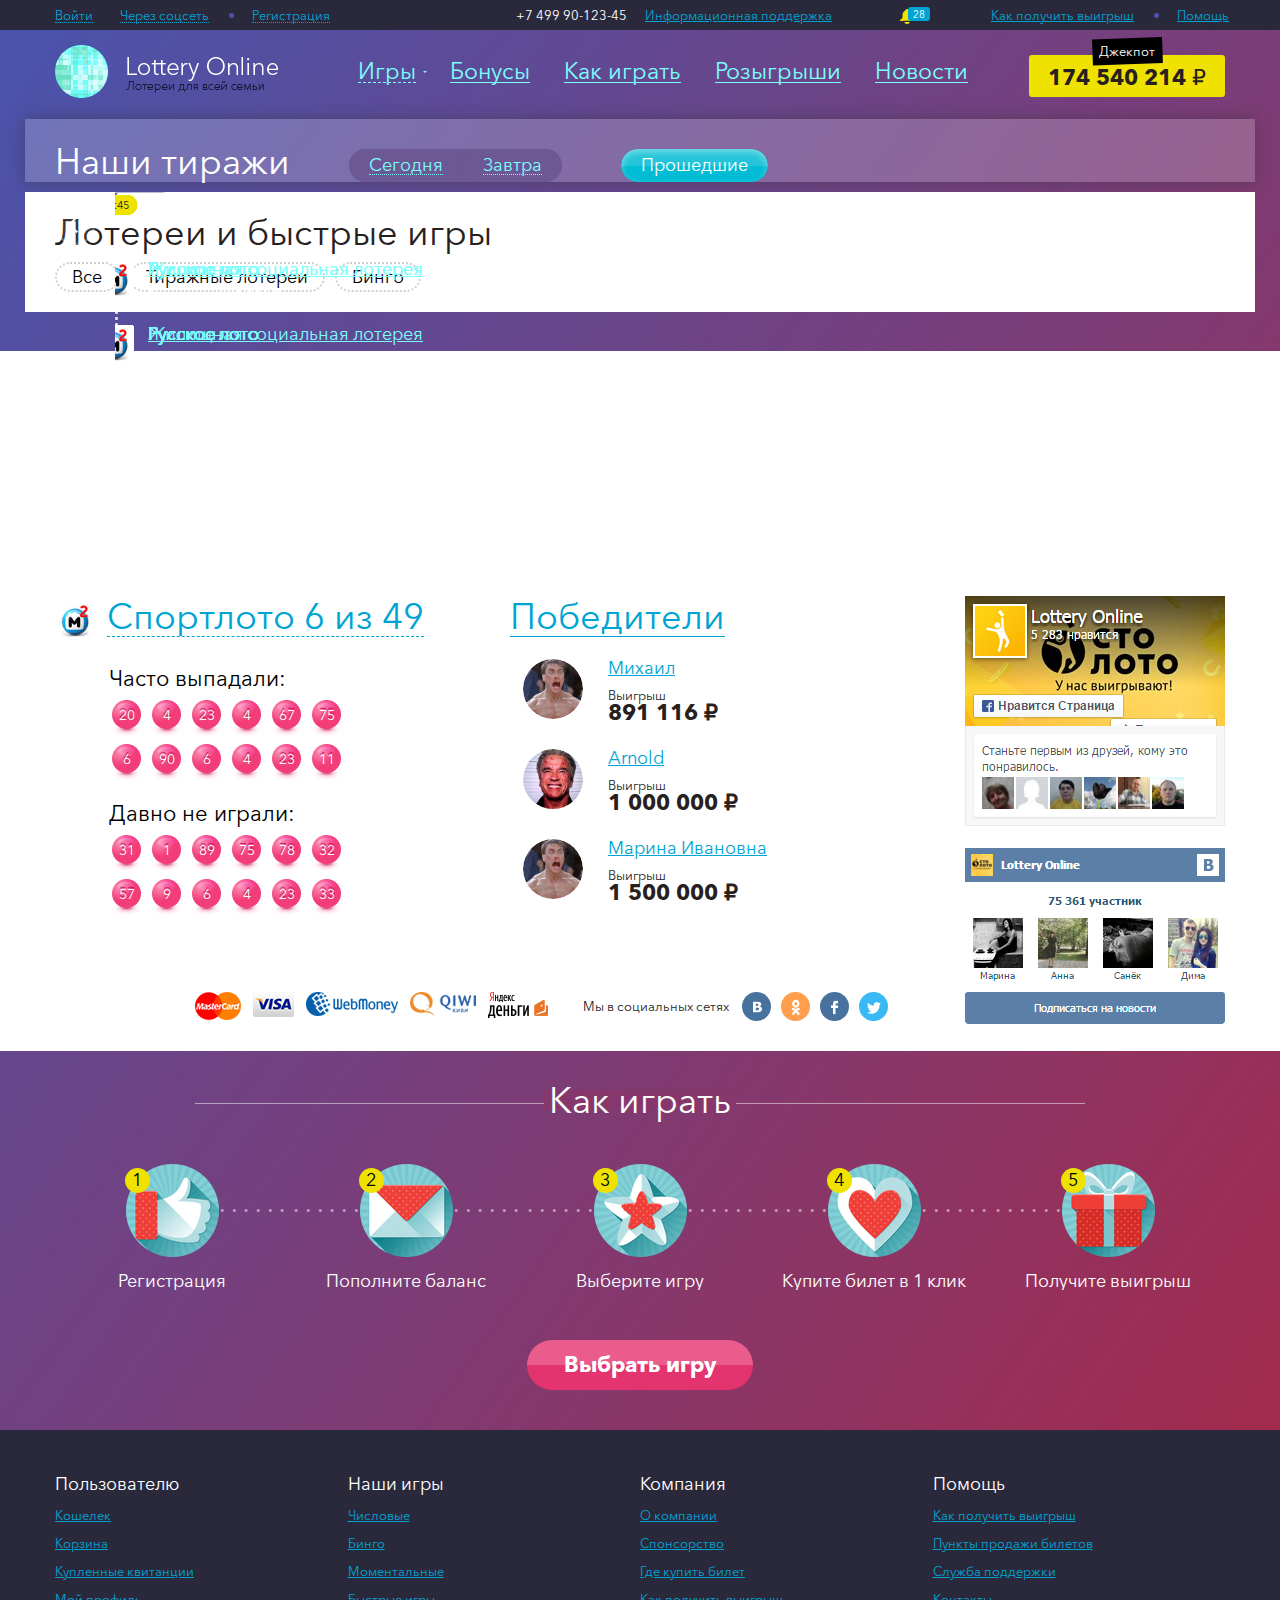
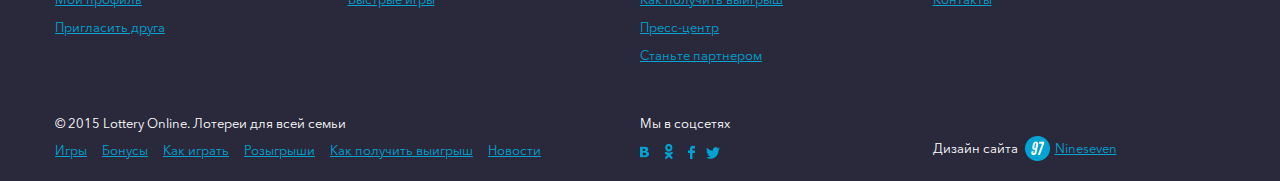
<file: index.html>
<!DOCTYPE html>
<html lang="ru">
	<head>
		<meta charset="utf-8">
		<meta http-equiv="X-UA-Compatible" content="IE=edge">
		<meta name="viewport" content="width=device-width, initial-scale=1">
		<title>test</title>
		<!-- <link rel="icon" href="img/favicon.png" type="image/x-icon" /> -->
		<link href="js/vendors/slick/slick.css" rel="stylesheet">
		<link href="js/vendors/scrollercontent/jquery.mThumbnailScroller.css" rel="stylesheet">
		<link href="css/style.css" rel="stylesheet">
		<link href="http://fonts.googleapis.com/css?family=PT+Sans:regular,italic,bold,bolditalic" rel="stylesheet" type="text/css" />
		<!--[if lt IE 9]>
			<script src="https://oss.maxcdn.com/html5shiv/3.7.2/html5shiv.min.js"></script>
			<script src="https://oss.maxcdn.com/respond/1.4.2/respond.min.js"></script>
		<![endif]-->

		<script src="https://ajax.googleapis.com/ajax/libs/jquery/1.11.3/jquery.min.js"></script>
		<script src="js/vendors/slick/slick.min.js"></script>
		<script src="js/vendors/spin/spin.js"></script>
		<script src="js/jquery-ui.min.js"></script>
		<script src="js/jquery.mixitup.js"></script>
		<script src="js/vendors/scrollercontent/jquery.mThumbnailScroller.js"></script>
		<script src="js/jquery.mousewheel.js"></script>
		<script src="js/jquery.selectik.min.js"></script>
		<script src="js/jquery.jscrollpane.min.js"></script>
		<script src="js/jquery.mask.min.js"></script>

		<script src="js/interface.js"></script>
	</head>
	<body>
		<!--LAYOUT-->
		<div class="layout">
			<div class="top">
				<div class="container">
					<ul class="fleft">
						<li class="top-menu__item"><a href="#enter-popup" class="top__anchor popup_open" rel="#enter-popup"><span>Войти</span></a></li>
						<li class="top-menu__item"><a href="#" class="separator top__anchor"><span>Через соцсеть</span></a></li>
						<li class="top-menu__item"><a href="#" class="top__anchor popup_open" rel="#register-popup"><span>Регистрация</span></a></li>
					</ul>

					<ul class="fright">
						<li class="top-menu__item"><a href="#" class="separator">Как получить выигрыш</a></li>
						<li class="top-menu__item"><a href="#">Помощь</a></li>
					</ul>
					<div class="top__center">
						<span class="top__phone">+7 499 90-123-45</span>
						<a href="#">Информационная поддержка</a>
						<a href="#" class="bell"><span>28</span></a>
					</div>
				</div>
			</div>

			<div class="popup-message">
				<div class="message-head">Сообщение</div>
				<div class="message-cont first">
					<h4>22.12.15, 23:34</h4>
					<p>Всероссийская государственная лотерея</p>
				</div>
				<div class="message-cont">
					<h4>22.12.15, 23:34</h4>
					<p>Всероссийская государственная лотерея</p>
				</div>
				<div class="message-head">Бонус</div>
				<div class="message-cont first">
					<h4>22.12.15, 23:34</h4>
					<p>Всероссийская государственная лотерея</p>
				</div>
				<div class="message-cont">
					<h4>22.12.15, 23:34</h4>
					<p>Всероссийская государственная лотерея</p>
				</div>
			</div>

			<header class="page-header">
				<div class="container">
					<div class="top-logo">
						<img src="img/content/top-logo.png" alt="">
					</div>
					<div class="jackpot">
						174 540 214 &#8381;
						<span class="jackpot__title"><i>Джекпот</i></span>
					</div>
					<nav class="top-nav">
						<a href="#" class="top-nav__item top-nav__item--submenu"><span>Игры</span></a>
						<a href="#" class="top-nav__item"><span>Бонусы</span></a>
						<a href="#" class="top-nav__item"><span>Как играть</span></a>
						<a href="#" class="top-nav__item"><span>Розыгрыши</span></a>
						<a href="#" class="top-nav__item"><span>Новости</span></a>
					</nav>
					<div class="top-nav__submenu">
						<div class="top-nav__submenu-list">
							<div class="top-nav__submenu-list__item">
								<div class="top-nav__submenu-list__item-title">Тиражные лотереи</div>
								<div class="top-nav__submenu-list__item-link">
									<a href="#">
										<img src="img/submenu-games/game1.jpg" alt="">
									</a>
								</div>
								<div class="top-nav__submenu-list__item-link">
									<a href="#">
										<img src="img/submenu-games/game2.jpg" alt="">
									</a>
								</div>
								<div class="top-nav__submenu-list__item-link">
									<a href="#">
										<img src="img/submenu-games/game3.jpg" alt="">
									</a>
								</div>
								<div class="top-nav__submenu-list__item-link">
									<a href="#">
										<img src="img/submenu-games/game4.jpg" alt="">
									</a>
								</div>
								<div class="top-nav__submenu-list__item-link">
									<a href="#">
										<img src="img/submenu-games/game5.jpg" alt="">
									</a>
								</div>
							</div>
							<div class="top-nav__submenu-list__item">
								<div class="top-nav__submenu-list__item-title">Бинго</div>
								<div class="top-nav__submenu-list__item-link">
									<a href="#">
										<img src="img/submenu-games/game6.jpg" alt="">
									</a>
								</div>
								<div class="top-nav__submenu-list__item-link">
									<a href="#">
										<img src="img/submenu-games/game7.jpg" alt="">
									</a>
								</div>
							</div>
							<div class="top-nav__submenu-list__item">
								<div class="top-nav__submenu-list__item-title">Бонусные</div>
								<div class="top-nav__submenu-list__item-link">
									<a href="#">
										<img src="img/submenu-games/game8.jpg" alt="">
									</a>
								</div>
								<div class="top-nav__submenu-list__item-link">
									<a href="#">
										<img src="img/submenu-games/game9.jpg" alt="">
									</a>
								</div>
								<div class="top-nav__submenu-list__item-link">
									<a href="#">
										<img src="img/submenu-games/game10.jpg" alt="">
									</a>
								</div>
								<div class="top-nav__submenu-list__item-link">
									<a href="#">
										<img src="img/submenu-games/game11.jpg" alt="">
									</a>
								</div>
								<div class="top-nav__submenu-list__item-link">
									<a href="#">
										<img src="img/submenu-games/game12.jpg" alt="">
									</a>
								</div>
								<div class="top-nav__submenu-list__item-link">
									<a href="#">
										<img src="img/submenu-games/game1.jpg" alt="">
									</a>
								</div>
							</div>
							<div class="top-nav__submenu-list__item">
								<div class="top-nav__submenu-list__item-title">Живые дилеры</div>
								<div class="top-nav__submenu-list__item-link">
									<a href="#">
										<img src="img/submenu-games/game2.jpg" alt="">
									</a>
								</div>
								<div class="top-nav__submenu-list__item-link">
									<a href="#">
										<img src="img/submenu-games/game3.jpg" alt="">
									</a>
								</div>
								<div class="top-nav__submenu-list__item-link">
									<a href="#">
										<img src="img/submenu-games/game4.jpg" alt="">
									</a>
								</div>
							</div>
							<div class="top-nav__submenu-list__item">
								<div class="top-nav__submenu-list__item-title">Все по 100</div>
								<div class="top-nav__submenu-list__item-link">
									<a href="#">
										<img src="img/submenu-games/game5.jpg" alt="">
									</a>
								</div>
								<div class="top-nav__submenu-list__item-link">
									<a href="#">
										<img src="img/submenu-games/game6.jpg" alt="">
									</a>
								</div>
								<div class="top-nav__submenu-list__item-link">
									<a href="#">
										<img src="img/submenu-games/game7.jpg" alt="">
									</a>
								</div>
								<div class="top-nav__submenu-list__item-link">
									<a href="#">
										<img src="img/submenu-games/game8.jpg" alt="">
									</a>
								</div>
								<div class="top-nav__submenu-list__item-link">
									<a href="#">
										<img src="img/submenu-games/game9.jpg" alt="">
									</a>
								</div>
							</div>
							<div class="top-nav__submenu-list__item">
								<div class="top-nav__submenu-list__item-title">Быстрые игры</div>
								<div class="top-nav__submenu-list__item-link">
									<a href="#">
										<img src="img/submenu-games/game10.jpg" alt="">
									</a>
								</div>
								<div class="top-nav__submenu-list__item-link">
									<a href="#">
										<img src="img/submenu-games/game11.jpg" alt="">
									</a>
								</div>
								<div class="top-nav__submenu-list__item-link">
									<a href="#">
										<img src="img/submenu-games/game12.jpg" alt="">
									</a>
								</div>
								<div class="top-nav__submenu-list__item-link">
									<a href="#">
										<img src="img/submenu-games/game1.jpg" alt="">
									</a>
								</div>
							</div>
						</div>
					</div>	
				</div>
			</header>
			<section class="edition" onmousedown="return false" onselectstart="return false">
				<div class="container">
					<h1 class="title">
						Наши тиражи
						<ul class="time-tabs js-time-tabs">
							<li><a href="#time-tab1"><span>Сегодня</span></a></li>
							<li><a href="#time-tab2"><span>Завтра</span></a></li>
						</ul>
						<ul class="time-tabs">
							<li class="active"><a href=""><span>Прошедшие</span></a></li>
						</ul>
					</h1>
					<div class="time-tab_cont">
						<div class="time-tab_container">
							<div class="time-btn">
								<a href="" class="time-btn-prev"></a>
								<a href="" class="time-btn-next"></a>
							</div>
							<div id="time-tab1" class="time-tab_content">
								<div id='clock-today'>
									<div class="events-wrapper">
										<div id="numbers-today">
											<div class="time-item-today" data-hours="2" data-minutes="00">
												<span class="time-item__hours">2:00</span>
												<a href="#" class="time-item__info">
													<div class="img">
														<img src="img/content/time-item1.png" alt="">
													</div>
													<div class="txt">
														<h3>Русское лото</h3>
														<span>Суперприз 891 116 &#8381;</span>
													</div>
												</a>
											</div>
											<div class="time-item-today" data-hours="5" data-minutes="15">
												<span class="time-item__hours">5:15</span>
												<a href="#" class="time-item__info">
													<div class="img">
														<img src="img/content/time-item1.png" alt="">
													</div>
													<div class="txt">
														<h3>Русское лото</h3>
														<span>Суперприз 891 116 &#8381;</span>
													</div>
												</a>
											</div>
											<div class="time-item-today" data-hours="7" data-minutes="30">
												<span class="time-item__hours">7:30</span>
												<a href="#" class="time-item__info">
													<div class="img">
														<img src="img/content/time-item1.png" alt="">
													</div>
													<div class="txt">
														<h3>Русское лото</h3>
														<span>Суперприз 891 116 &#8381;</span>
													</div>
												</a>
											</div>
											<div class="time-item-today" data-hours="8" data-minutes="45">
												<span class="time-item__hours">8:45</span>
												<a href="#" class="time-item__info">
													<div class="img">
														<img src="img/content/time-item1.png" alt="">
													</div>
													<div class="txt">
														<h3>Русское лото</h3>
														<span>Суперприз 891 116 &#8381;</span>
													</div>
												</a>
											</div>
											<div class="time-item-today" data-hours="10" data-minutes="45">
												<span class="time-item__hours">10:45</span>
												<a href="#" class="time-item__info">
													<div class="img">
														<img src="img/content/time-item1.png" alt="">
													</div>
													<div class="txt">
														<h3>Русское лото</h3>
														<span>Суперприз 891 116 &#8381;</span>
													</div>
												</a>
											</div>
											<div class="time-item-today" data-hours="12" data-minutes="30">
												<span class="time-item__hours">12:30</span>
												<a href="#" class="time-item__info">
													<div class="img">
														<img src="img/content/time-item3.png" alt="">
													</div>
													<div class="txt">
														<h3>Жилищная социальная лотерея</h3>
														<span>Суперприз 891 116 &#8381;</span>
													</div>
												</a>
											</div>
											<div class="time-item-today" data-hours="15" data-minutes="00">
												<span class="time-item__hours">15:00</span>
												<a href="#" class="time-item__info">
													<div class="img">
														<img src="img/content/time-item2.png" alt="">
													</div>
													<div class="txt">
														<h3>Русское лото</h3>
														<span>Суперприз 891 116 &#8381;</span>
													</div>
												</a>
											</div>
											<div class="time-item-today" data-hours="18" data-minutes="00">
												<span class="time-item__hours">18:00</span>
												<a href="#" class="time-item__info">
													<div class="img">
														<img src="img/content/time-item2.png" alt="">
													</div>
													<div class="txt">
														<h3>Русское лото</h3>
														<span>Суперприз 891 116 &#8381;</span>
													</div>
												</a>
											</div>
											<div class="time-item-today" data-hours="20" data-minutes="00">
												<span class="time-item__hours">20:00</span>
												<a href="#" class="time-item__info">
													<div class="img">
														<img src="img/content/time-item2.png" alt="">
													</div>
													<div class="txt">
														<h3>Русское лото</h3>
														<span>Суперприз 891 116 &#8381;</span>
													</div>
												</a>
											</div>
											<div class="time-item-today" data-hours="21" data-minutes="30">
												<span class="time-item__hours">21:30</span>
												<a href="#" class="time-item__info">
													<div class="img">
														<img src="img/content/time-item2.png" alt="">
													</div>
													<div class="txt">
														<h3>Русское лото</h3>
														<span>Суперприз 891 116 &#8381;</span>
													</div>
												</a>
											</div>
											<div id="hours-today" class="time_bar">
												<div class="time_bar-message">Текущее время</div>
											</div>
										</div>
									</div>
								</div>
							</div>
							<div id="time-tab2" class="time-tab_content">
								<div id='clock-tomorrow'>
									<div class="events-wrapper">
										<div id="numbers-tomorrow">
											<div class="time-item-tomorrow" data-hours="1" data-minutes="30">
												<span class="time-item__hours">1:30</span>
												<a href="#" class="time-item__info">
													<div class="img">
														<img src="img/content/time-item3.png" alt="">
													</div>
													<div class="txt">
														<h3>Жилищная социальная лотерея</h3>
														<span>Суперприз 891 116 &#8381;</span>
													</div>
												</a>
											</div>
											<div class="time-item-tomorrow" data-hours="3" data-minutes="00">
												<span class="time-item__hours">3:00</span>
												<a href="#" class="time-item__info">
													<div class="img">
														<img src="img/content/time-item2.png" alt="">
													</div>
													<div class="txt">
														<h3>Русское лото</h3>
														<span>Суперприз 891 116 &#8381;</span>
													</div>
												</a>
											</div>
											
											<div class="time-item-tomorrow" data-hours="8" data-minutes="45">
												<span class="time-item__hours">8:45</span>
												<a href="#" class="time-item__info">
													<div class="img">
														<img src="img/content/time-item2.png" alt="">
													</div>
													<div class="txt">
														<h3>Русское лото</h3>
														<span>Суперприз 891 116 &#8381;</span>
													</div>
												</a>
											</div>
											<div class="time-item-tomorrow" data-hours="11" data-minutes="00">
												<span class="time-item__hours">11:00</span>
												<a href="#" class="time-item__info">
													<div class="img">
														<img src="img/content/time-item2.png" alt="">
													</div>
													<div class="txt">
														<h3>Русское лото</h3>
														<span>Суперприз 891 116 &#8381;</span>
													</div>
												</a>
											</div>


											<div class="time-item-tomorrow" data-hours="15" data-minutes="30">
												<span class="time-item__hours">15:30</span>
												<a href="#" class="time-item__info">
													<div class="img">
														<img src="img/content/time-item3.png" alt="">
													</div>
													<div class="txt">
														<h3>Жилищная социальная лотерея</h3>
														<span>Суперприз 891 116 &#8381;</span>
													</div>
												</a>
											</div>
											<div class="time-item-tomorrow" data-hours="18" data-minutes="00">
												<span class="time-item__hours">18:00</span>
												<a href="#" class="time-item__info">
													<div class="img">
														<img src="img/content/time-item2.png" alt="">
													</div>
													<div class="txt">
														<h3>Русское лото</h3>
														<span>Суперприз 891 116 &#8381;</span>
													</div>
												</a>
											</div>
											<div class="time-item-tomorrow" data-hours="21" data-minutes="45">
												<span class="time-item__hours">21:45</span>
												<a href="#" class="time-item__info">
													<div class="img">
														<img src="img/content/time-item2.png" alt="">
													</div>
													<div class="txt">
														<h3>Русское лото</h3>
														<span>Суперприз 891 116 &#8381;</span>
													</div>
												</a>
											</div>
											
										</div>
									</div>
								</div>
							</div>
						</div>
					</div>
				</div>
			</section>
			<section class="main-games">
				<div class="container">
					<h1>Лотереи и быстрые игры</h1>
					<ul class="lottery-tabs">
						<li class="filter" data-filter="all"><span>Все</span></li>
						<li class="filter" data-filter=".category-1"><span>Тиражные лотереи</span></li>
						<li class="filter" data-filter=".category-2"><span>Бинго</span></li>
					</ul>
					<div class="lottery-tab_container">
						<div id="lottery-tab1" class="lottery-tab_content">
							<div id="container" class="row games-list">
								<div class="mix category-1 col-xs-4 games-list__item" data-my-order="1">
									<div class="games-list__item-inner">
										<div class="games-list__item__img">
											<img src="img/games/img_1.jpg" alt="">
											<div class="icon">
												<img src="img/games-icon/icon1.png" alt="">
											</div>
										</div>
										<div class="games-list__item__txt">
											<h2 class="games-list__item-title"><a href="">Русское лото 6 из 49</a></h2>
											<div class="games-list__item-descr">
												Всероссийская государственная лотерея «Гослото «6 из 45»
											</div>
											<div class="games-list__item-prize">
												<span>Суперприз</span>
												<strong>100 000 000</strong>&#8381;
											</div>
											<a href="" class="btn btn--pink">
												<span class="price">10 &#8381;</span>
												<span class="buy">Купить билет</span>
											</a>
											<div class="edition-time">
												Тираж 24067 вот-вот начнется
											</div>
											<div class="meter">
												<span style="width:72%"></span>
												<p></p>
											</div>
										</div>	
									</div>
								</div>
								<div class="mix category-1 col-xs-4 games-list__item" data-my-order="2">
									<div class="games-list__item-inner">
										<div class="games-list__item__img">
											<img src="img/games/img_2.jpg" alt="">
											<div class="icon">
												<img src="img/games-icon/icon2.png" alt="">
											</div>
										</div>
										<div class="games-list__item__txt">
											<h2 class="games-list__item-title"><a href="">«Гослото 6 из 45»</a></h2>
											<div class="games-list__item-descr">
												Всероссийская государственная лотерея «Гослото «6 из 45»
											</div>
											<div class="games-list__item-prize">
												<span>Суперприз</span>
												<strong>100 000 000</strong>&#8381;
											</div>
											<a href="" class="btn btn--pink">
												<span class="price">10 &#8381;</span>
												<span class="buy">Купить билет</span>
											</a>
											<div class="edition-time">
												Тираж 24067 вот-вот начнется
											</div>
											<div class="meter">
												<span style="width:32%"></span>
												<p></p>
											</div>
										</div>	
									</div>
								</div>
								<div class="mix category-2 col-xs-4 games-list__item" data-my-order="3">
									<div class="games-list__item-inner">
										<div class="games-list__item__img">
											<img src="img/games/img_3.jpg" alt="">
											<div class="icon">
												<img src="img/games-icon/icon3.png" alt="">
											</div>
										</div>
										<div class="games-list__item__txt">
											<h2 class="games-list__item-title"><a href="">Жилищная лотерея</a></h2>
											<div class="games-list__item-descr">
												Всероссийская государственная лотерея «Гослото «6 из 45»
											</div>
											<div class="games-list__item-prize">
												<span>Суперприз</span>
												<strong>100 000 000</strong>&#8381;
											</div>
											<a href="" class="btn btn--pink">
												<span class="price">10 &#8381;</span>
												<span class="buy">Купить билет</span>
											</a>
											<div class="edition-time">
												Тираж 24067 вот-вот начнется
											</div>
											<div class="meter">
												<span style="width:85%"></span>
												<p></p>
											</div>
										</div>	
									</div>
								</div>
								<div class="mix category-1 col-xs-4 games-list__item" data-my-order="4">
									<div class="games-list__item-inner">
										<div class="games-list__item__img">
											<img src="img/games/img_4.jpg" alt="">
											<div class="icon">
												<img src="img/games-icon/icon4.png" alt="">
											</div>
										</div>
										<div class="games-list__item__txt">
											<h2 class="games-list__item-title"><a href="">«Топ-3»</a></h2>
											<div class="games-list__item-descr">
												Всероссийская государственная лотерея «Гослото «6 из 45»
											</div>
											<div class="games-list__item-prize">
												<span>Суперприз</span>
												<strong>100 000 000</strong>&#8381;
											</div>
											<a href="" class="btn btn--pink">
												<span class="price">10 &#8381;</span>
												<span class="buy">Купить билет</span>
											</a>
											<div class="edition-time">
												Тираж 24067 вот-вот начнется
											</div>
											<div class="meter">
												<span style="width:10%"></span>
												<p></p>
											</div>
										</div>	
									</div>
								</div>
								<div class="mix category-1 col-xs-4 games-list__item" data-my-order="5">
									<div class="games-list__item-inner">
										<div class="games-list__item__img">
											<img src="img/games/img_5.jpg" alt="">
											<div class="icon">
												<img src="img/games-icon/icon5.png" alt="">
											</div>
										</div>
										<div class="games-list__item__txt">
											<h2 class="games-list__item-title"><a href="">«Кено-Спортлото»</a></h2>
											<div class="games-list__item-descr">
												Всероссийская государственная лотерея «Гослото «6 из 45»
											</div>
											<div class="games-list__item-prize">
												<span>Суперприз</span>
												<strong>100 000 000</strong>&#8381;
											</div>
											<a href="" class="btn btn--pink">
												<span class="price">10 &#8381;</span>
												<span class="buy">Купить билет</span>
											</a>
											<div class="edition-time">
												Тираж 24067 вот-вот начнется
											</div>
											<div class="meter">
												<span style="width:92%"></span>
												<p></p>
											</div>
										</div>	
									</div>
								</div>
								<div class="mix category-2 col-xs-4 games-list__item" data-my-order="6">
									<div class="games-list__item-inner">
										<div class="games-list__item__img">
											<img src="img/games/img_6.jpg" alt="">
											<div class="icon">
												<img src="img/games-icon/icon6.png" alt="">
											</div>
										</div>
										<div class="games-list__item__txt">
											<h2 class="games-list__item-title"><a href="">Всё по сто</a></h2>
											<div class="games-list__item-descr">
												Всероссийская государственная лотерея «Гослото «6 из 45»
											</div>
											<div class="games-list__item-prize">
												<span>Суперприз</span>
												<strong>100 000 000</strong>&#8381;
											</div>
											<a href="" class="btn btn--pink">
												<span class="price">10 &#8381;</span>
												<span class="buy">Купить билет</span>
											</a>
											<div class="edition-time">
												Тираж 24067 вот-вот начнется
											</div>
											<div class="meter">
												<span style="width:72%"></span>
												<p></p>
											</div>
										</div>	
									</div>
								</div>
								<div class="mix category-1 col-xs-4 games-list__item" data-my-order="7">
									<div class="games-list__item-inner">
										<div class="games-list__item__img">
											<img src="img/games/img_7.jpg" alt="">
											<div class="icon">
												<img src="img/games-icon/icon7.png" alt="">
											</div>
										</div>
										<div class="games-list__item__txt">
											<h2 class="games-list__item-title"><a href="">Золотая подкова</a></h2>
											<div class="games-list__item-descr">
												Всероссийская государственная лотерея «Гослото «6 из 45»
											</div>
											<div class="games-list__item-prize">
												<span>Суперприз</span>
												<strong>100 000 000</strong>&#8381;
											</div>
											<a href="" class="btn btn--pink">
												<span class="price">10 &#8381;</span>
												<span class="buy">Купить билет</span>
											</a>
											<div class="edition-time">
												Тираж 24067 начнется через 3 часа
											</div>
											<div class="meter">
												<span style="width:72%"></span>
												<p></p>
											</div>
										</div>	
									</div>
								</div>
								<div class="mix category-1 col-xs-4 games-list__item" data-my-order="8">
									<div class="games-list__item-inner">
										<div class="games-list__item__img">
											<img src="img/games/img_8.jpg" alt="">
											<div class="icon">
												<img src="img/games-icon/icon8.png" alt="">
											</div>
										</div>
										<div class="games-list__item__txt">
											<h2 class="games-list__item-title"><a href="">«Рапидо»</a></h2>
											<div class="games-list__item-descr">
												Всероссийская государственная лотерея «Гослото «6 из 45»
											</div>
											<div class="games-list__item-prize">
												<span>Суперприз</span>
												<strong>100 000 000</strong>&#8381;
											</div>
											<a href="" class="btn btn--pink">
												<span class="price">10 &#8381;</span>
												<span class="buy">Купить билет</span>
											</a>
											<div class="edition-time">
												Тираж 24067 начнется через 8 часов
											</div>
											<div class="meter">
												<span style="width:2%"></span>
												<p></p>
											</div>
										</div>	
									</div>
								</div>
							</div>
						</div>
					</div>
				</div>
			</section>
			<section class="main-result">
				<div class="container">
					<div class="bonus-slider-wrap">
						<div class="bonus-slider">
							<div>
								<a href="#">
									<img src="img/bonus/bonus1.jpg" alt="">
								</a>
							</div>
							<div>
								<a href="#">
									<img src="img/bonus/bonus2.jpg" alt="">
								</a>
							</div>
							<div>
								<a href="#">
									<img src="img/bonus/bonus3.jpg" alt="">
								</a>
							</div>
							<div>
								<a href="#">
									<img src="img/bonus/bonus1.jpg" alt="">
								</a>
							</div>
							<div>
								<a href="#">
									<img src="img/bonus/bonus2.jpg" alt="">
								</a>
							</div>
						</div>
						<div id="loader-bonus"></div>
					</div>
				</div>

				<div class="main-result__wrap">
					<div class="container">	
						<div class="main-result__kind-list">
							<div class="top-nav__submenu-list__item">
								<div class="top-nav__submenu-list__item-title">Тиражные лотереи</div>
								<div class="top-nav__submenu-list__item-link">
									<a href="#" rel="img/games-icon/icon1.png">
										<div class="img">
											<img src="img/submenu-games-min/games-min1.jpg" alt="">
										</div>
										<div class="txt">Русское лото «5 из 36»</div>
									</a>
								</div>
								<div class="top-nav__submenu-list__item-link">
									<a href="#" rel="img/games-icon/icon2.png">
										<div class="img">
											<img src="img/submenu-games-min/games-min2.jpg" alt="">
										</div>
										<div class="txt">Русское лото «6 из 45»</div>
									</a>
								</div>
								<div class="top-nav__submenu-list__item-link">
									<a href="#" rel="img/games-icon/icon5.png">
										<div class="img">
											<img src="img/submenu-games-min/games-min3.jpg" alt="">
										</div>
										<div class="txt">Жилищная лотерея</div>
									</a>
								</div>
								<div class="top-nav__submenu-list__item-link">
									<a href="#" rel="img/games-icon/icon6.png">
										<div class="img">
											<img src="img/submenu-games-min/games-min4.jpg" alt="">
										</div>
										<div class="txt">Топ-3</div>
									</a>
								</div>
								<div class="top-nav__submenu-list__item-link">
									<a href="#" rel="img/games-icon/icon4.png">
										<div class="img">
											<img src="img/submenu-games-min/games-min5.jpg" alt="">
										</div>
										<div class="txt">КЕНО- спотртлото</div>
									</a>
								</div>
							</div>
							<div class="top-nav__submenu-list__item">
								<div class="top-nav__submenu-list__item-title">Бинго</div>
								<div class="top-nav__submenu-list__item-link">
									<a href="#" rel="img/games-icon/icon7.png">
										<div class="img">
											<img src="img/submenu-games-min/games-min6.jpg" alt="">
										</div>
										<div class="txt">Все по сто</div>
									</a>
								</div>
								<div class="top-nav__submenu-list__item-link">
									<a href="#" rel="img/games-icon/icon4.png">
										<div class="img">
											<img src="img/submenu-games-min/games-min7.jpg" alt="">
										</div>
										<div class="txt">Золотая подкова</div>
									</a>
								</div>
							</div>
							<div class="top-nav__submenu-list__item">
								<div class="top-nav__submenu-list__item-title">Бонусные</div>
								<div class="top-nav__submenu-list__item-link">
									<a href="#" rel="img/games-icon/icon1.png">
										<div class="img">
											<img src="img/submenu-games-min/games-min1.jpg" alt="">
										</div>
										<div class="txt">Рапидо</div>
									</a>
								</div>
								<div class="top-nav__submenu-list__item-link">
									<a href="#" rel="img/games-icon/icon2.png">
										<div class="img">
											<img src="img/submenu-games-min/games-min2.jpg" alt="">
										</div>
										<div class="txt">Русское лото «5 из 36»</div>
									</a>
								</div>
								<div class="top-nav__submenu-list__item-link">
									<a href="#" rel="img/games-icon/icon5.png">
										<div class="img">
											<img src="img/submenu-games-min/games-min3.jpg" alt="">
										</div>
										<div class="txt">Русское лото «6 из 45»</div>
									</a>
								</div>
								<div class="top-nav__submenu-list__item-link">
									<a href="#" rel="img/games-icon/icon6.png">
										<div class="img">
											<img src="img/submenu-games-min/games-min4.jpg" alt="">
										</div>
										<div class="txt">Жилищная лотерея</div>
									</a>
								</div>
								<div class="top-nav__submenu-list__item-link">
									<a href="#" rel="img/games-icon/icon4.png">
										<div class="img">
											<img src="img/submenu-games-min/games-min5.jpg" alt="">
										</div>
										<div class="txt">Топ-3</div>
									</a>
								</div>
								<div class="top-nav__submenu-list__item-link">
									<a href="#" rel="img/games-icon/icon7.png">
										<div class="img">
											<img src="img/submenu-games-min/games-min6.jpg" alt="">
										</div>
										<div class="txt">КЕНО- спотрлото</div>
									</a>
								</div>
							</div>
							<div class="top-nav__submenu-list__item">
								<div class="top-nav__submenu-list__item-title">Живые дилеры</div>
								<div class="top-nav__submenu-list__item-link">
									<a href="#" rel="img/games-icon/icon1.png">
										<div class="img">
											<img src="img/submenu-games-min/games-min1.jpg" alt="">
										</div>
										<div class="txt">Все по сто</div>
									</a>
								</div>
								<div class="top-nav__submenu-list__item-link">
									<a href="#" rel="img/games-icon/icon2.png">
										<div class="img">
											<img src="img/submenu-games-min/games-min2.jpg" alt="">
										</div>
										<div class="txt">Золотая подкова</div>
									</a>
								</div>
								<div class="top-nav__submenu-list__item-link">
									<a href="#" rel="img/games-icon/icon5.png">
										<div class="img">
											<img src="img/submenu-games-min/games-min3.jpg" alt="">
										</div>
										<div class="txt">Рапидо</div>
									</a>
								</div>
							</div>
							<!--
							<div class="top-nav__submenu-list__item">
								<div class="top-nav__submenu-list__item-title">Все по 100</div>
								<div class="top-nav__submenu-list__item-link">
									<a href="#" rel="img/content/kind1.jpg">
										<div class="img">
											<img src="img/submenu-games-min/games-min4.jpg" alt="">
										</div>
										<div class="txt">Русское лото «6 из 45»</div>
									</a>
								</div>
								<div class="top-nav__submenu-list__item-link">
									<a href="#" rel="img/games-icon/icon4.png">
										<div class="img">
											<img src="img/submenu-games-min/games-min5.jpg" alt="">
										</div>
										<div class="txt">Русское лото «5 из 36»</div>
									</a>
								</div>
								<div class="top-nav__submenu-list__item-link">
									<a href="#" rel="img/games-icon/icon7.png">
										<div class="img">
											<img src="img/submenu-games-min/games-min6.jpg" alt="">
										</div>
										<div class="txt">Жилищная лотерея</div>
									</a>
								</div>
								<div class="top-nav__submenu-list__item-link">
									<a href="#" rel="img/content/kind1.jpg">
										<div class="img">
											<img src="img/submenu-games-min/games-min4.jpg" alt="">
										</div>
										<div class="txt">Топ-3</div>
									</a>
								</div>
								<div class="top-nav__submenu-list__item-link">
									<a href="#" rel="img/games-icon/icon7.png">
										<div class="img">
											<img src="img/submenu-games-min/games-min1.jpg" alt="">
										</div>
										<div class="txt">КЕНО- спортлото</div>
									</a>
								</div>
							</div>
							<div class="top-nav__submenu-list__item">
								<div class="top-nav__submenu-list__item-title">Быстрые игры</div>
								<div class="top-nav__submenu-list__item-link">
									<a href="#" rel="img/games-icon/icon2.png">
										<div class="img">
											<img src="img/submenu-games-min/games-min2.jpg" alt="">
										</div>
										<div class="txt">Все по сто</div>
									</a>
								</div>
								<div class="top-nav__submenu-list__item-link">
									<a href="#" rel="img/games-icon/icon4.png">
										<div class="img">
											<img src="img/submenu-games-min/games-min3.jpg" alt="">
										</div>
										<div class="txt">Золотая подкова</div>
									</a>
								</div>
								<div class="top-nav__submenu-list__item-link">
									<a href="#" rel="img/games-icon/icon6.png">
										<div class="img">
											<img src="img/submenu-games-min/games-min4.jpg" alt="">
										</div>
										<div class="txt">Рапидо</div>
									</a>
								</div>
								<div class="top-nav__submenu-list__item-link">
									<a href="#" rel="img/games-icon/icon5.png">
										<div class="img">
											<img src="img/submenu-games-min/games-min3.jpg" alt="">
										</div>
										<div class="txt">Русское лото «6 из 45»</div>
									</a>
								</div>
							</div> -->
						</div>
						<div class="main-result__socials">
							<img src="img/content/lottery-social1.png" alt="">
							<img src="img/content/lottery-social2.png" alt="">
						</div>
						<div class="main-result__stats">
							<div class="main-result__stats-item">
								<div class="main-result__kind">
									<a href="#" class="main-result__kind-anchor"><i><img src="img/content/kind1.jpg" alt=""></i><span>Спортлото 6 из 49</span></a>
									<div class="dropped-list">
										<div class="dropped-list__title">Часто выпадали:</div>
										<span class="dropped-item">20</span>
										<span class="dropped-item">4</span>
										<span class="dropped-item">23</span>
										<span class="dropped-item">4</span>
										<span class="dropped-item">67</span>
										<span class="dropped-item">75</span>
										<span class="dropped-item">6</span>
										<span class="dropped-item">90</span>
										<span class="dropped-item">6</span>
										<span class="dropped-item">4</span>
										<span class="dropped-item">23</span>
										<span class="dropped-item">11</span>
									</div>
									<div class="dropped-list">
										<div class="dropped-list__title">Давно не играли:</div>
										<span class="dropped-item">31</span>
										<span class="dropped-item">1</span>
										<span class="dropped-item">89</span>
										<span class="dropped-item">75</span>
										<span class="dropped-item">78</span>
										<span class="dropped-item">32</span>
										<span class="dropped-item">57</span>
										<span class="dropped-item">9</span>
										<span class="dropped-item">6</span>
										<span class="dropped-item">4</span>
										<span class="dropped-item">23</span>
										<span class="dropped-item">33</span>
									</div>		
								</div>
							</div>
							<div class="main-result__stats-item">
								<a href="#" class="main-result__winners">Победители</a>
								<div class="main-result__winners-item">
									<div class="img">
										<img src="img/content/winner1.jpg" alt="">
									</div>
									<div class="info">
										<h3><a href="#">Михаил</a></h3>
										<span>Выигрыш</span>
										<strong class="sum">891 116 &#8381;</strong>
									</div>
								</div>
								<div class="main-result__winners-item">
									<div class="img">
										<img src="img/content/winner2.jpg" alt="">
									</div>
									<div class="info">
										<h3><a href="#">Arnold</a></h3>
										<span>Выигрыш</span>
										<strong class="sum">1 000 000 &#8381;</strong></strong>
									</div>
								</div>
								<div class="main-result__winners-item">
									<div class="img">
										<img src="img/content/winner1.jpg" alt="">
									</div>
									<div class="info">
										<h3><a href="#">Марина Ивановна</a></h3>
										<span>Выигрыш</span>
										<strong class="sum">1 500 000 &#8381;</strong></strong>
									</div>
								</div>
							</div>
							<div class="our-purses">
								<span>
									<img src="img/content/purse1.png" alt="">
								</span>
								<span>
									<img src="img/content/purse2.png" alt="">
								</span>
								<span>
									<img src="img/content/purse3.png" alt="">
								</span>
								<span>
									<img src="img/content/purse4.png" alt="">
								</span>
								<span>
									<img src="img/content/purse5.png" alt="">
								</span>	
							</div>
							<div class="result-socials">
								<span>Мы в социальных сетях</span>
								<a href="#" class="vk"></a>
								<a href="#" class="ok"></a>
								<a href="#" class="facebook"></a>
								<a href="#" class="twitter"></a>
							</div>
						</div>
					</div>
				</div>
			</section>
			<section class="steps">
				<div class="container">
					<h1 class="title"><span>Как играть</span></h1>
					<ul class="steps-list">
						<li class="steps-list__item">
							<div class="img">
								<img src="img/content/step1.png" alt="">
								<div class="steps-list__item-number">1</div>
							</div>
							Регистрация
						</li>
						<li class="steps-list__item">
							<div class="img">
								<img src="img/content/step2.png" alt="">
								<div class="steps-list__item-number">2</div>
							</div>
							Пополните баланс
						</li>
						<li class="steps-list__item">
							<div class="img">
								<img src="img/content/step3.png" alt="">
								<div class="steps-list__item-number">3</div>
							</div>
							Выберите игру
						</li>
						<li class="steps-list__item">
							<div class="img">
								<img src="img/content/step4.png" alt="">
								<div class="steps-list__item-number">4</div>
							</div>
							Купите билет в 1 клик
						</li>
						<li class="steps-list__item">
							<div class="img">
								<img src="img/content/step5.png" alt="">
								<div class="steps-list__item-number">5</div>
							</div>
							Получите выигрыш
						</li>
					</ul>
					<a href="#" class="btn btn--pink">Выбрать игру</a>
				</div>
			</section>
			<section class="page-footer">
				<div class="container">
					<div class="row">
						<div class="page-footer__list-wrap">
							<div class="page-footer__list col-xs-3">
								<ul>
									<li class="page-footer__list-item page-footer__list-item--title">Пользователю</li>
									<li class="page-footer__list-item"><a href="#">Кошелек</a></li>
									<li class="page-footer__list-item"><a href="#">Корзина</a></li>
									<li class="page-footer__list-item"><a href="#">Купленные квитанции</a></li>
									<li class="page-footer__list-item"><a href="#">Мой профиль</a></li>
									<li class="page-footer__list-item"><a href="#">Пригласить друга</a></li>
								</ul>
							</div>
							<div class="page-footer__list col-xs-3">
								<ul>
									<li class="page-footer__list-item page-footer__list-item--title">Наши игры</li>
									<li class="page-footer__list-item"><a href="#">Числовые</a></li>
									<li class="page-footer__list-item"><a href="#">Бинго</a></li>
									<li class="page-footer__list-item"><a href="#">Моментальные</a></li>
									<li class="page-footer__list-item"><a href="#">Быстрые игры</a></li>
								</ul>
							</div>
							<div class="page-footer__list col-xs-3">
								<ul>
									<li class="page-footer__list-item page-footer__list-item--title">Компания</li>
									<li class="page-footer__list-item"><a href="#">О компании</a></li>
									<li class="page-footer__list-item"><a href="#">Спонсорство</a></li>
									<li class="page-footer__list-item"><a href="#">Где купить билет</a></li>
									<li class="page-footer__list-item"><a href="#">Как получить выигрыш</a></li>
									<li class="page-footer__list-item"><a href="#">Пресс-центр</a></li>
									<li class="page-footer__list-item"><a href="#">Станьте партнером</a></li>
								</ul>
							</div>
							<div class="page-footer__list col-xs-3">
								<ul>
									<li class="page-footer__list-item page-footer__list-item--title">Помощь</li>
									<li class="page-footer__list-item"><a href="#">Как получить выигрыш</a></li>
									<li class="page-footer__list-item"><a href="#">Пункты продажи билетов</a></li>
									<li class="page-footer__list-item"><a href="#">Служба поддержки</a></li>
									<li class="page-footer__list-item"><a href="#">Контакты</a></li>
								</ul>
							</div>
						</div>
						<div class="page-footer__copyright">
							<div class="page-footer__copyright-item page-footer__copyright-item--long col-xs-6">
								<div class="title">&copy; 2015 Lottery Online. Лотереи для всей семьи</div>
								<div class="page-footer__nav">
									<a href="#">Игры</a>
									<a href="#">Бонусы</a>
									<a href="#">Как играть</a>
									<a href="#">Розыгрыши</a>
									<a href="#">Как получить выигрыш</a>
									<a href="#">Новости</a>
								</div>
							</div>
							<div class="page-footer__copyright-item col-xs-3">
								<div class="title">Мы в соцсетях</div>
								<div class="page-footer__socials">
									<a href="#" class="page-footer__socials-item vk"></a>
									<a href="#" class="page-footer__socials-item ok"></a>
									<a href="#" class="page-footer__socials-item facebook"></a>
									<a href="#" class="page-footer__socials-item twitter"></a>
								</div>
							</div>
							<div class="page-footer__copyright-item col-xs-3">
								<div class="develop">
									Дизайн сайта <a href="http://nineseven.ru/" target="blank" class="nineseven">Nineseven</a>
								</div>
							</div>
						</div>
					</div>
				</div>
			</section>
		</div><!-- END LAYOUT-->		
		
		<!-- POPUP -->
		<div id="enter-popup" class="popup">
			<a href="" class="close"></a>
			<div class="popup-header">Авторизация</div>
			<div class="popup-soc">
				<p><span>Войти через</span></p>
				<ul class="soc">
					<li><a href="" class="vk"><span></span>Вконтакте</a></li>
					<li><a href="" class="mail"><span></span>Mail.ru</a></li>
					<li><a href="" class="ya"><span></span>Яндекс</a></li>
					<li><a href="" class="fb"><span></span>Facebook</a></li>
					<li><a href="" class="gplus"><span></span>Google</a></li>
				</ul>
			</div>
			<div class="popup-form">
				<div class="popup-form-c">
					<div class="form-header">Эл. почта, телефон или ID</div>
					<div class="form-cont"><input type="text"></div>
					<div class="form-header">Пароль</div>
					<div class="form-cont">
						<input type="password" class="inp-pass">
						<input type="text" class="inp-pass-txt">
						<a href="" class="pass-btn"></a>
						<div class="pass-help"><a href="">Забыли пароль?</a></div>
					</div>
					<div class="form-btn"><a href="" class="btn-st btn-red">Войти на сайт</a></div>
				</div>
				<div class="form-footer">Впервые на сайте? <a href="" class="popup_open" rel="#register-popup">Зарегистрироваться</a></div>
			</div>
		</div>

		<div id="register-popup" class="popup">
			<a href="" class="close"></a>
			<div class="popup-header">Регистрация</div>
			<div class="popup-soc">
				<p><span>Быстрация регистрация через соц.сети</span></p>
				<ul class="soc">
					<li><a href="" class="vk"><span></span>Вконтакте</a></li>
					<li><a href="" class="mail"><span></span>Mail.ru</a></li>
					<li><a href="" class="ya"><span></span>Яндекс</a></li>
					<li><a href="" class="fb"><span></span>Facebook</a></li>
					<li><a href="" class="gplus"><span></span>Google</a></li>
				</ul>
			</div>
			<div class="popup-form">
				<div class="popup-form-c">
					<div class="form-header">Эл. почта</div>
					<div class="form-cont"><input type="text"><span class="form-ico"><img src="img/ico-mail.gif" alt=""></span></div>
					<div class="form-header">Пароль</div>
					<div class="form-cont">
						<input type="password" class="inp-pass">
						<input type="text" class="inp-pass-txt">
						<a href="" class="pass-btn"></a>
						<div class="pass-help"><a href="">Забыли пароль?</a></div>
					</div>
					<div class="form-header">Номер телефона (с кодом)</div>
					<div class="form-cont"><input type="text"><span class="form-ico"><img src="img/ico-phone.gif" alt=""></span></div>
					<div class="form-header">Промокод  <span>(необязательно)</span></div>
					<div class="form-cont"><input type="text"><span class="form-ico"><img src="img/ico-procent.gif" alt=""></span></div>
					<div class="form-kapcha"><img src="img/form-kapcha.gif" alt=""></div>
					<div class="form-check">
						<input id="checkbox" type="checkbox"><label for="checkbox">Мне более 18 лет, с <a href="">правилами</a> ознакомлен и согласен</label>
					</div>

					<div class="form-btn"><a href="" class="btn-st btn-red">Зарегистрироваться</a></div>
				</div>
				<div class="form-footer">У меня есть профиль на сайте. <a href="" class="popup_open" rel="#enter-popup">Войти</a></div>
			</div>
		</div>

		<div class="popup_bg"></div>
		<!-- END POPUP -->
	
	</body>
</html>
</file>
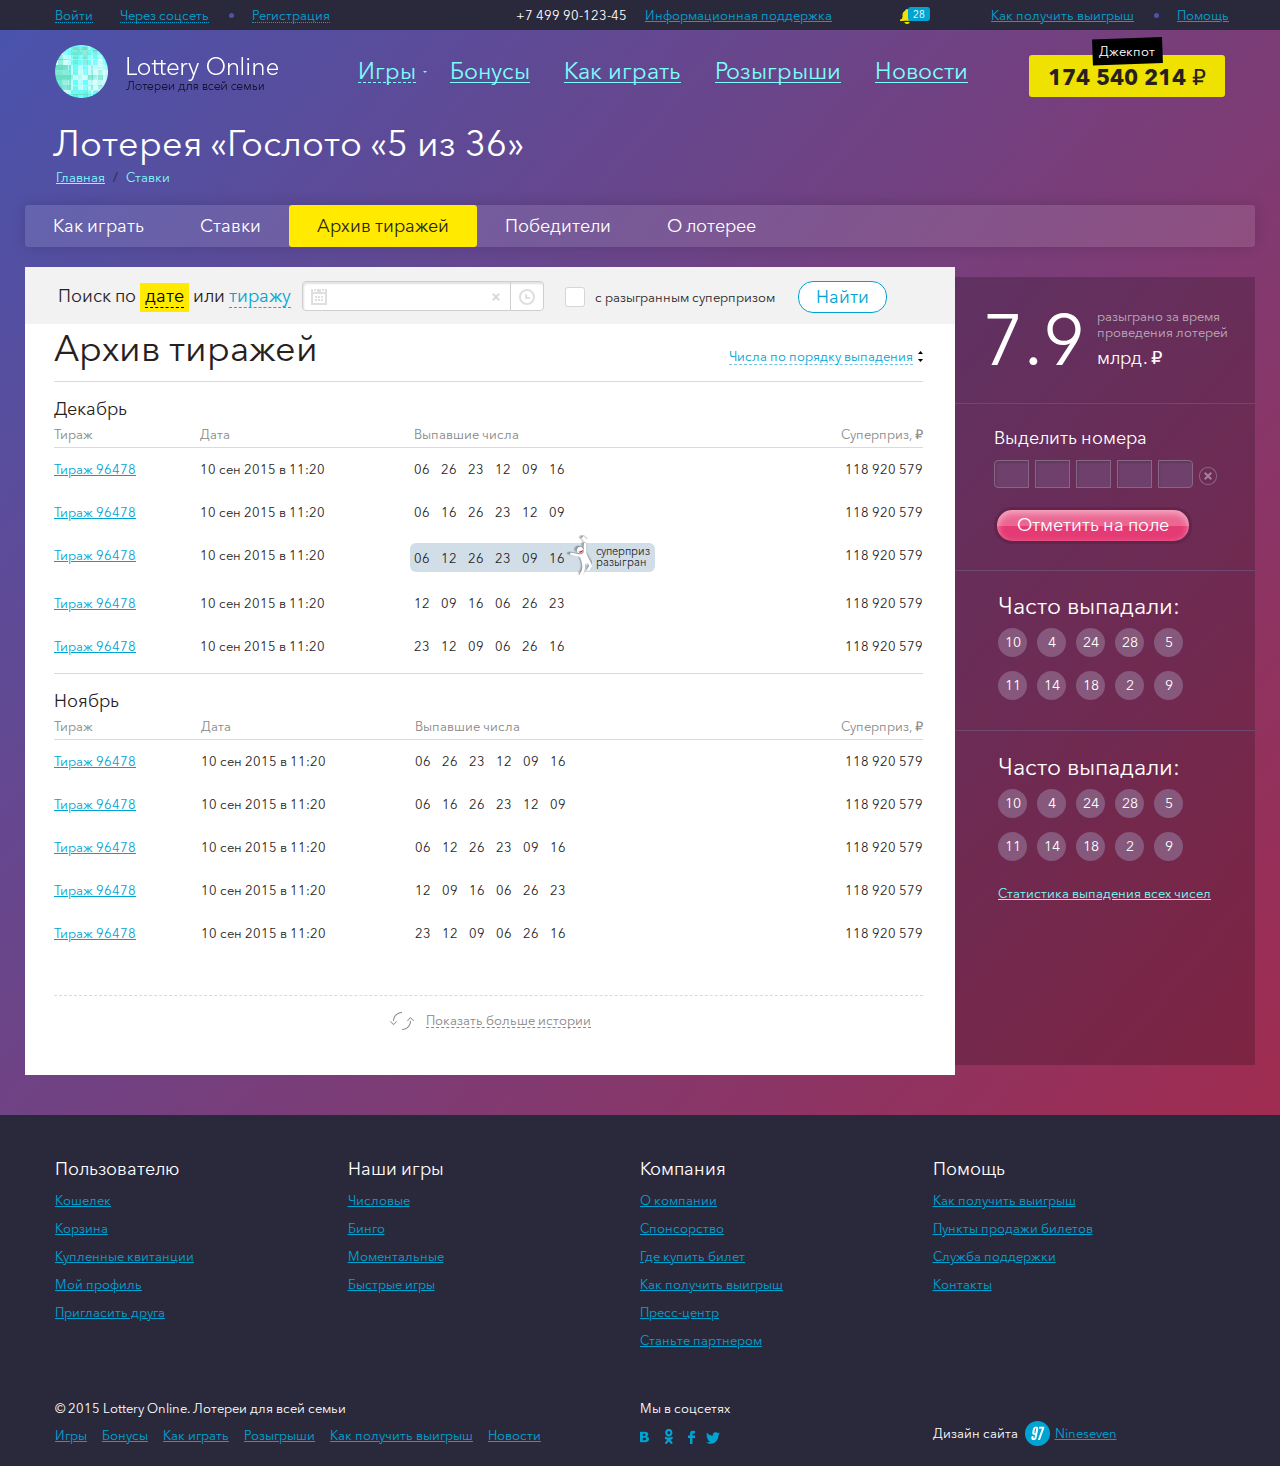
<file: archive.html>
<!DOCTYPE html>
<html lang="ru">
	<head>
		<meta charset="utf-8">
		<meta http-equiv="X-UA-Compatible" content="IE=edge">
		<meta name="viewport" content="width=device-width, initial-scale=1">
		<title>test</title>
		<!-- <link rel="icon" href="img/favicon.png" type="image/x-icon" /> -->
		<link href="js/vendors/slick/slick.css" rel="stylesheet">
		<link href="js/vendors/scrollercontent/jquery.mThumbnailScroller.css" rel="stylesheet">
		<link href="css/style.css" rel="stylesheet">
		<link href="http://fonts.googleapis.com/css?family=PT+Sans:regular,italic,bold,bolditalic" rel="stylesheet" type="text/css" />
		<!--[if lt IE 9]>
			<script src="https://oss.maxcdn.com/html5shiv/3.7.2/html5shiv.min.js"></script>
			<script src="https://oss.maxcdn.com/respond/1.4.2/respond.min.js"></script>
		<![endif]-->

		<script src="https://ajax.googleapis.com/ajax/libs/jquery/1.11.3/jquery.min.js"></script>
		<script src="js/vendors/slick/slick.min.js"></script>
		<script src="js/vendors/spin/spin.js"></script>
		<script src="js/jquery-ui.min.js"></script>
		<script src="js/jquery.mixitup.js"></script>
		<script src="js/vendors/scrollercontent/jquery.mThumbnailScroller.js"></script>
		<script src="js/jquery.mousewheel.js"></script>
		<script src="js/jquery.selectik.min.js"></script>
		<script src="js/jquery.jscrollpane.min.js"></script>
		<script src="js/jquery.mask.min.js"></script>

		<script src="js/interface.js"></script>
	</head>
	<body>
		<!--LAYOUT-->
		<div class="layout">
			<div class="top">
				<div class="container">
					<ul class="fleft">
						<li class="top-menu__item"><a href="#enter-popup" class="top__anchor popup_open" rel="#enter-popup"><span>Войти</span></a></li>
						<li class="top-menu__item"><a href="#" class="separator top__anchor"><span>Через соцсеть</span></a></li>
						<li class="top-menu__item"><a href="#" class="top__anchor popup_open" rel="#register-popup"><span>Регистрация</span></a></li>
					</ul>

					<ul class="fright">
						<li class="top-menu__item"><a href="#" class="separator">Как получить выигрыш</a></li>
						<li class="top-menu__item"><a href="#">Помощь</a></li>
					</ul>
					<div class="top__center">
						<span class="top__phone">+7 499 90-123-45</span>
						<a href="#">Информационная поддержка</a>
						<a href="#" class="bell"><span>28</span></a>
					</div>
				</div>
			</div>
			<div class="popup-message">
				<div class="message-head">Сообщение</div>
				<div class="message-cont first">
					<h4>22.12.15, 23:34</h4>
					<p>Всероссийская государственная лотерея</p>
				</div>
				<div class="message-cont">
					<h4>22.12.15, 23:34</h4>
					<p>Всероссийская государственная лотерея</p>
				</div>
				<div class="message-head">Бонус</div>
				<div class="message-cont first">
					<h4>22.12.15, 23:34</h4>
					<p>Всероссийская государственная лотерея</p>
				</div>
				<div class="message-cont">
					<h4>22.12.15, 23:34</h4>
					<p>Всероссийская государственная лотерея</p>
				</div>
			</div>
			<header class="page-header">
				<div class="container">
					<div class="top-logo">
						<img src="img/content/top-logo.png" alt="">
					</div>
					<div class="jackpot">
						174 540 214 &#8381;
						<span class="jackpot__title"><i>Джекпот</i></span>
					</div>
					<nav class="top-nav">
						<a href="#" class="top-nav__item top-nav__item--submenu"><span>Игры</span></a>
						<a href="#" class="top-nav__item"><span>Бонусы</span></a>
						<a href="#" class="top-nav__item"><span>Как играть</span></a>
						<a href="#" class="top-nav__item"><span>Розыгрыши</span></a>
						<a href="#" class="top-nav__item"><span>Новости</span></a>
					</nav>
					<div class="top-nav__submenu">
						<div class="top-nav__submenu-list">
							<div class="top-nav__submenu-list__item">
								<div class="top-nav__submenu-list__item-title">Тиражные лотереи</div>
								<div class="top-nav__submenu-list__item-link">
									<a href="#">
										<img src="img/submenu-games/game1.jpg" alt="">
									</a>
								</div>
								<div class="top-nav__submenu-list__item-link">
									<a href="#">
										<img src="img/submenu-games/game2.jpg" alt="">
									</a>
								</div>
								<div class="top-nav__submenu-list__item-link">
									<a href="#">
										<img src="img/submenu-games/game3.jpg" alt="">
									</a>
								</div>
								<div class="top-nav__submenu-list__item-link">
									<a href="#">
										<img src="img/submenu-games/game4.jpg" alt="">
									</a>
								</div>
								<div class="top-nav__submenu-list__item-link">
									<a href="#">
										<img src="img/submenu-games/game5.jpg" alt="">
									</a>
								</div>
							</div>
							<div class="top-nav__submenu-list__item">
								<div class="top-nav__submenu-list__item-title">Бинго</div>
								<div class="top-nav__submenu-list__item-link">
									<a href="#">
										<img src="img/submenu-games/game6.jpg" alt="">
									</a>
								</div>
								<div class="top-nav__submenu-list__item-link">
									<a href="#">
										<img src="img/submenu-games/game7.jpg" alt="">
									</a>
								</div>
							</div>
							<div class="top-nav__submenu-list__item">
								<div class="top-nav__submenu-list__item-title">Бонусные</div>
								<div class="top-nav__submenu-list__item-link">
									<a href="#">
										<img src="img/submenu-games/game8.jpg" alt="">
									</a>
								</div>
								<div class="top-nav__submenu-list__item-link">
									<a href="#">
										<img src="img/submenu-games/game9.jpg" alt="">
									</a>
								</div>
								<div class="top-nav__submenu-list__item-link">
									<a href="#">
										<img src="img/submenu-games/game10.jpg" alt="">
									</a>
								</div>
								<div class="top-nav__submenu-list__item-link">
									<a href="#">
										<img src="img/submenu-games/game11.jpg" alt="">
									</a>
								</div>
								<div class="top-nav__submenu-list__item-link">
									<a href="#">
										<img src="img/submenu-games/game12.jpg" alt="">
									</a>
								</div>
								<div class="top-nav__submenu-list__item-link">
									<a href="#">
										<img src="img/submenu-games/game1.jpg" alt="">
									</a>
								</div>
							</div>
							<div class="top-nav__submenu-list__item">
								<div class="top-nav__submenu-list__item-title">Живые дилеры</div>
								<div class="top-nav__submenu-list__item-link">
									<a href="#">
										<img src="img/submenu-games/game2.jpg" alt="">
									</a>
								</div>
								<div class="top-nav__submenu-list__item-link">
									<a href="#">
										<img src="img/submenu-games/game3.jpg" alt="">
									</a>
								</div>
								<div class="top-nav__submenu-list__item-link">
									<a href="#">
										<img src="img/submenu-games/game4.jpg" alt="">
									</a>
								</div>
							</div>
							<div class="top-nav__submenu-list__item">
								<div class="top-nav__submenu-list__item-title">Все по 100</div>
								<div class="top-nav__submenu-list__item-link">
									<a href="#">
										<img src="img/submenu-games/game5.jpg" alt="">
									</a>
								</div>
								<div class="top-nav__submenu-list__item-link">
									<a href="#">
										<img src="img/submenu-games/game6.jpg" alt="">
									</a>
								</div>
								<div class="top-nav__submenu-list__item-link">
									<a href="#">
										<img src="img/submenu-games/game7.jpg" alt="">
									</a>
								</div>
								<div class="top-nav__submenu-list__item-link">
									<a href="#">
										<img src="img/submenu-games/game8.jpg" alt="">
									</a>
								</div>
								<div class="top-nav__submenu-list__item-link">
									<a href="#">
										<img src="img/submenu-games/game9.jpg" alt="">
									</a>
								</div>
							</div>
							<div class="top-nav__submenu-list__item">
								<div class="top-nav__submenu-list__item-title">Быстрые игры</div>
								<div class="top-nav__submenu-list__item-link">
									<a href="#">
										<img src="img/submenu-games/game10.jpg" alt="">
									</a>
								</div>
								<div class="top-nav__submenu-list__item-link">
									<a href="#">
										<img src="img/submenu-games/game11.jpg" alt="">
									</a>
								</div>
								<div class="top-nav__submenu-list__item-link">
									<a href="#">
										<img src="img/submenu-games/game12.jpg" alt="">
									</a>
								</div>
								<div class="top-nav__submenu-list__item-link">
									<a href="#">
										<img src="img/submenu-games/game1.jpg" alt="">
									</a>
								</div>
							</div>
						</div>
					</div>	
				</div>
			</header>
			
			<section class="wr">
				<div class="inner-header">Лотерея «Гослото «5 из 36»</div>
				<div class="crubs"><a href="">Главная</a> / <span>Ставки</span></div>
			</section>
			<section class="wr">
				<ul class="menu-hor">
					<li><a href="">Как играть</a></li>
					<li><a href="">Ставки</a></li>
					<li class="active"><a href="">Архив тиражей</a></li>
					<li><a href="">Победители</a></li>
					<li><a href="">О лотерее</a></li>
				</ul>
			</section>
			<section class="loto-cont">
				<div class="loto-arh-left">
					<div class="arhive-head">
						<div class="arhive-head-txt">Поиск по <a href="" class="active lnk-date"><span>дате</span></a> или <a href="" class="lnk-tirag"><span>тиражу</span></a></div>
						<div class="arhive-form">
							<div class="arhive-form-ico"><img src="img/ico-form-date.png" alt=""></div>
							<div class="arhive-form-inp inp-box-date">
								<input type="text" class="datepicker">
								<a href="" class="input-reset"></a>
							</div>
							<div class="arhive-form-border"></div>
							<div class="arhive-form-inp inp-box-tirag">
								<input type="text" class="input-tirag">
								<span>-</span>
								<input type="text" class="input-tirag">
								<a href="" class="input-reset"></a>
							</div>
							<div class="arhive-form-ico"><img src="img/ico-form-clock.png" alt=""></div>
						</div>
						<input type="checkbox" id="superprize"><label for="superprize" class="superprize-box"> с разыгранным суперпризом</label>
						<a href="" class="form-search">Найти</a>
					</div>
					<div class="arhive-cont">
						<div class="arhive-cont-head">
							<div class="arhive-sort"><a href="">Числа по порядку выпадения</a></div>
							<h2>Архив тиражей</h2>
							<div class="clearfix"></div>
						</div>
						<h3>Декабрь</h3>
						<table class="arhive-table">
							<tr>
								<th width="160px">Тираж</th>
								<th width="237px">Дата</th>
								<th width="310px">Выпавшие числа</th>
								<th class="last">Суперприз, &#8381;</th>
							</tr>
							<tr>
								<td class="first"><a href="">Тираж 96478</a></td>
								<td>10 сен 2015 в 11:20</td>
								<td>
									<div class="number-sp-box">
										<span class="number-sp num-06">06</span>
										<span class="number-sp num-26">26</span>
										<span class="number-sp num-23">23</span>
										<span class="number-sp num-12">12</span>
										<span class="number-sp num-09">09</span>
										<span class="number-sp num-16">16</span>
									</div>
								</td>
								<td class="last"> 118 920 579</td>
							</tr>
							<tr>
								<td class="first"><a href="">Тираж 96478</a></td>
								<td>10 сен 2015 в 11:20</td>
								<td>
									<div class="number-sp-box">
										<span class="number-sp num-06">06</span>
										<span class="number-sp num-16">16</span>
										<span class="number-sp num-26">26</span>
										<span class="number-sp num-23">23</span>
										<span class="number-sp num-12">12</span>
										<span class="number-sp num-09">09</span>
									</div>
								</td>
								<td class="last"> 118 920 579</td>
							</tr>
							<tr>
								<td class="first"><a href="">Тираж 96478</a></td>
								<td>10 сен 2015 в 11:20</td>
								<td>
									<div class="number-sp-box superprize">
										<span class="number-sp num-06">06</span>
										<span class="number-sp num-12">12</span>
										<span class="number-sp num-26">26</span>
										<span class="number-sp num-23">23</span>
										<span class="number-sp num-09">09</span>
										<span class="number-sp num-16">16</span>
										<div class="with_icon with_archive_icon">суперприз<br>разыгран</div>
									</div>
								</td>
								<td class="last">118 920 579</td>
							</tr>
							<tr>
								<td class="first"><a href="">Тираж 96478</a></td>
								<td>10 сен 2015 в 11:20</td>
								<td>
									<div class="number-sp-box">
										<span class="number-sp num-12">12</span>
										<span class="number-sp num-09">09</span>
										<span class="number-sp num-16">16</span>
										<span class="number-sp num-06">06</span>
										<span class="number-sp num-26">26</span>
										<span class="number-sp num-23">23</span>
									</div>
								</td>
								<td class="last"> 118 920 579</td>
							</tr>
							<tr>
								<td class="first"><a href="">Тираж 96478</a></td>
								<td>10 сен 2015 в 11:20</td>
								<td>
									<div class="number-sp-box">
										<span class="number-sp num-23">23</span>
										<span class="number-sp num-12">12</span>
										<span class="number-sp num-09">09</span>
										<span class="number-sp num-06">06</span>
										<span class="number-sp num-26">26</span>
										<span class="number-sp num-16">16</span>
									</div>
								</td>
								<td class="last"> 118 920 579</td>
							</tr>
						</table>
						<h3>Ноябрь</h3>
						<table class="arhive-table">
							<tr>
								<th width="160px">Тираж</th>
								<th width="237px">Дата</th>
								<th width="310px">Выпавшие числа</th>
								<th class="last">Суперприз, &#8381;</th>
							</tr>
							<tr>
								<td class="first"><a href="">Тираж 96478</a></td>
								<td>10 сен 2015 в 11:20</td>
								<td>
									<div class="number-sp-box">
										<span class="number-sp num-06">06</span>
										<span class="number-sp num-26">26</span>
										<span class="number-sp num-23">23</span>
										<span class="number-sp num-12">12</span>
										<span class="number-sp num-09">09</span>
										<span class="number-sp num-16">16</span>
									</div>
								</td>
								<td class="last"> 118 920 579</td>
							</tr>
							<tr>
								<td class="first"><a href="">Тираж 96478</a></td>
								<td>10 сен 2015 в 11:20</td>
								<td>
									<div class="number-sp-box">
										<span class="number-sp num-06">06</span>
										<span class="number-sp num-16">16</span>
										<span class="number-sp num-26">26</span>
										<span class="number-sp num-23">23</span>
										<span class="number-sp num-12">12</span>
										<span class="number-sp num-09">09</span>
									</div>
								</td>
								<td class="last"> 118 920 579</td>
							</tr>
							<tr>
								<td class="first"><a href="">Тираж 96478</a></td>
								<td>10 сен 2015 в 11:20</td>
								<td>
									<div class="number-sp-box">
										<span class="number-sp num-06">06</span>
										<span class="number-sp num-12">12</span>
										<span class="number-sp num-26">26</span>
										<span class="number-sp num-23">23</span>
										<span class="number-sp num-09">09</span>
										<span class="number-sp num-16">16</span>
									</div>
								</td>
								<td class="last"> 118 920 579</td>
							</tr>
							<tr>
								<td class="first"><a href="">Тираж 96478</a></td>
								<td>10 сен 2015 в 11:20</td>
								<td>
									<div class="number-sp-box">
										<span class="number-sp num-12">12</span>
										<span class="number-sp num-09">09</span>
										<span class="number-sp num-16">16</span>
										<span class="number-sp num-06">06</span>
										<span class="number-sp num-26">26</span>
										<span class="number-sp num-23">23</span>
									</div>
								</td>
								<td class="last"> 118 920 579</td>
							</tr>
							<tr>
								<td class="first"><a href="">Тираж 96478</a></td>
								<td>10 сен 2015 в 11:20</td>
								<td>
									<div class="number-sp-box">
										<span class="number-sp num-23">23</span>
										<span class="number-sp num-12">12</span>
										<span class="number-sp num-09">09</span>
										<span class="number-sp num-06">06</span>
										<span class="number-sp num-26">26</span>
										<span class="number-sp num-16">16</span>
									</div>
								</td>
								<td class="last"> 118 920 579</td>
							</tr>
						</table>
						<div class="user-list-add arhive-add"><a href="">Показать больше истории</a></div>
					</div>
				</div>
				<div class="loto-arh-right">
					<div class="hoax-pay">
						<div class="hoax-pay-h">
							<span>разыграно за время <br>
							проведения лотерей</span>
							млрд. &#8381;
						</div>
						<div class="hoax-pay-namber">7.9</div>
						<div class="clearfix"></div>
					</div>
					<div class="form-namber">
						<h4>Выделить номера</h4>
						<div class="form-namber-inp">
							<input type="text" class="namber-inp-l" maxlength="2">
							<input type="text" maxlength="2">
							<input type="text" maxlength="2">
							<input type="text" maxlength="2">
							<input type="text" class="namber-inp-r" maxlength="2">
							<a href="" class="form-namber-reset"></a>
						</div>
						<div class="form-namber-btn"><a href="" class="btn-st btn-red">Отметить на поле</a></div>
					</div>
					
					<div class="number_dropped">
						<h4>Часто выпадали:</h4>
						<div class="list-namber">
							<span>10</span>
							<span>4</span>
							<span>24</span>
							<span>28</span>
							<span>5</span>
							<span>11</span>
							<span>14</span>
							<span>18</span>
							<span>2</span>
							<span>9</span>
						</div>
					</div>

					<div class="number_dropped border-none">
						<h4>Часто выпадали:</h4>
						<div class="list-namber">
							<span>10</span>
							<span>4</span>
							<span>24</span>
							<span>28</span>
							<span>5</span>
							<span>11</span>
							<span>14</span>
							<span>18</span>
							<span>2</span>
							<span>9</span>
						</div>
						<p><a href="">Статистика выпадения всех чисел</a></p>
					</div>
					
				</div>
			</section>

			<section class="page-footer">
				<div class="container">
					<div class="row">
						<div class="page-footer__list-wrap">
							<div class="page-footer__list col-xs-3">
								<ul>
									<li class="page-footer__list-item page-footer__list-item--title">Пользователю</li>
									<li class="page-footer__list-item"><a href="#">Кошелек</a></li>
									<li class="page-footer__list-item"><a href="#">Корзина</a></li>
									<li class="page-footer__list-item"><a href="#">Купленные квитанции</a></li>
									<li class="page-footer__list-item"><a href="#">Мой профиль</a></li>
									<li class="page-footer__list-item"><a href="#">Пригласить друга</a></li>
								</ul>
							</div>
							<div class="page-footer__list col-xs-3">
								<ul>
									<li class="page-footer__list-item page-footer__list-item--title">Наши игры</li>
									<li class="page-footer__list-item"><a href="#">Числовые</a></li>
									<li class="page-footer__list-item"><a href="#">Бинго</a></li>
									<li class="page-footer__list-item"><a href="#">Моментальные</a></li>
									<li class="page-footer__list-item"><a href="#">Быстрые игры</a></li>
								</ul>
							</div>
							<div class="page-footer__list col-xs-3">
								<ul>
									<li class="page-footer__list-item page-footer__list-item--title">Компания</li>
									<li class="page-footer__list-item"><a href="#">О компании</a></li>
									<li class="page-footer__list-item"><a href="#">Спонсорство</a></li>
									<li class="page-footer__list-item"><a href="#">Где купить билет</a></li>
									<li class="page-footer__list-item"><a href="#">Как получить выигрыш</a></li>
									<li class="page-footer__list-item"><a href="#">Пресс-центр</a></li>
									<li class="page-footer__list-item"><a href="#">Станьте партнером</a></li>
								</ul>
							</div>
							<div class="page-footer__list col-xs-3">
								<ul>
									<li class="page-footer__list-item page-footer__list-item--title">Помощь</li>
									<li class="page-footer__list-item"><a href="#">Как получить выигрыш</a></li>
									<li class="page-footer__list-item"><a href="#">Пункты продажи билетов</a></li>
									<li class="page-footer__list-item"><a href="#">Служба поддержки</a></li>
									<li class="page-footer__list-item"><a href="#">Контакты</a></li>
								</ul>
							</div>
						</div>
						<div class="page-footer__copyright">
							<div class="page-footer__copyright-item page-footer__copyright-item--long col-xs-6">
								<div class="title">&copy; 2015 Lottery Online. Лотереи для всей семьи</div>
								<div class="page-footer__nav">
									<a href="#">Игры</a>
									<a href="#">Бонусы</a>
									<a href="#">Как играть</a>
									<a href="#">Розыгрыши</a>
									<a href="#">Как получить выигрыш</a>
									<a href="#">Новости</a>
								</div>
							</div>
							<div class="page-footer__copyright-item col-xs-3">
								<div class="title">Мы в соцсетях</div>
								<div class="page-footer__socials">
									<a href="#" class="page-footer__socials-item vk"></a>
									<a href="#" class="page-footer__socials-item ok"></a>
									<a href="#" class="page-footer__socials-item facebook"></a>
									<a href="#" class="page-footer__socials-item twitter"></a>
								</div>
							</div>
							<div class="page-footer__copyright-item col-xs-3">
								<div class="develop">
									Дизайн сайта <a href="http://nineseven.ru/" target="blank" class="nineseven">Nineseven</a>
								</div>
							</div>
						</div>
					</div>
				</div>
			</section>
		</div><!-- END LAYOUT-->		
		
		<!-- POPUP -->
		<div id="enter-popup" class="popup">
			<a href="" class="close"></a>
			<div class="popup-header">Авторизация</div>
			<div class="popup-soc">
				<p><span>Войти через</span></p>
				<ul class="soc">
					<li><a href="" class="vk"><span></span>Вконтакте</a></li>
					<li><a href="" class="mail"><span></span>Mail.ru</a></li>
					<li><a href="" class="ya"><span></span>Яндекс</a></li>
					<li><a href="" class="fb"><span></span>Facebook</a></li>
					<li><a href="" class="gplus"><span></span>Google</a></li>
				</ul>
			</div>
			<div class="popup-form">
				<div class="popup-form-c">
					<div class="form-header">Эл. почта, телефон или ID</div>
					<div class="form-cont"><input type="text"></div>
					<div class="form-header">Пароль</div>
					<div class="form-cont">
						<input type="password" class="inp-pass">
						<input type="text" class="inp-pass-txt">
						<a href="" class="pass-btn"></a>
						<div class="pass-help"><a href="">Забыли пароль?</a></div>
					</div>
					<div class="form-btn"><a href="" class="btn-st btn-red">Войти на сайт</a></div>
				</div>
				<div class="form-footer">Впервые на сайте? <a href="" class="popup_open" rel="#register-popup">Зарегистрироваться</a></div>
			</div>
		</div>

		<div id="register-popup" class="popup">
			<a href="" class="close"></a>
			<div class="popup-header">Регистрация</div>
			<div class="popup-soc">
				<p><span>Быстрация регистрация через соц.сети</span></p>
				<ul class="soc">
					<li><a href="" class="vk"><span></span>Вконтакте</a></li>
					<li><a href="" class="mail"><span></span>Mail.ru</a></li>
					<li><a href="" class="ya"><span></span>Яндекс</a></li>
					<li><a href="" class="fb"><span></span>Facebook</a></li>
					<li><a href="" class="gplus"><span></span>Google</a></li>
				</ul>
			</div>
			<div class="popup-form">
				<div class="popup-form-c">
					<div class="form-header">Эл. почта</div>
					<div class="form-cont"><input type="text"><span class="form-ico"><img src="img/ico-mail.gif" alt=""></span></div>
					<div class="form-header">Пароль</div>
					<div class="form-cont">
						<input type="password" class="inp-pass">
						<input type="text" class="inp-pass-txt">
						<a href="" class="pass-btn"></a>
						<div class="pass-help"><a href="">Забыли пароль?</a></div>
					</div>
					<div class="form-header">Номер телефона (с кодом)</div>
					<div class="form-cont"><input type="text"><span class="form-ico"><img src="img/ico-phone.gif" alt=""></span></div>
					<div class="form-header">Промокод  <span>(необязательно)</span></div>
					<div class="form-cont"><input type="text"><span class="form-ico"><img src="img/ico-procent.gif" alt=""></span></div>
					<div class="form-kapcha"><img src="img/form-kapcha.gif" alt=""></div>
					<div class="form-check">
						<input id="checkbox" type="checkbox"><label for="checkbox">Мне более 18 лет, с <a href="">правилами</a> ознакомлен и согласен</label>
					</div>

					<div class="form-btn"><a href="" class="btn-st btn-red">Зарегистрироваться</a></div>
				</div>
				<div class="form-footer">У меня есть профиль на сайте. <a href="" class="popup_open" rel="#enter-popup">Войти</a></div>
			</div>
		</div>

		<div class="popup_bg"></div>
		<!-- END POPUP -->
	
	</body>
</html>
</file>
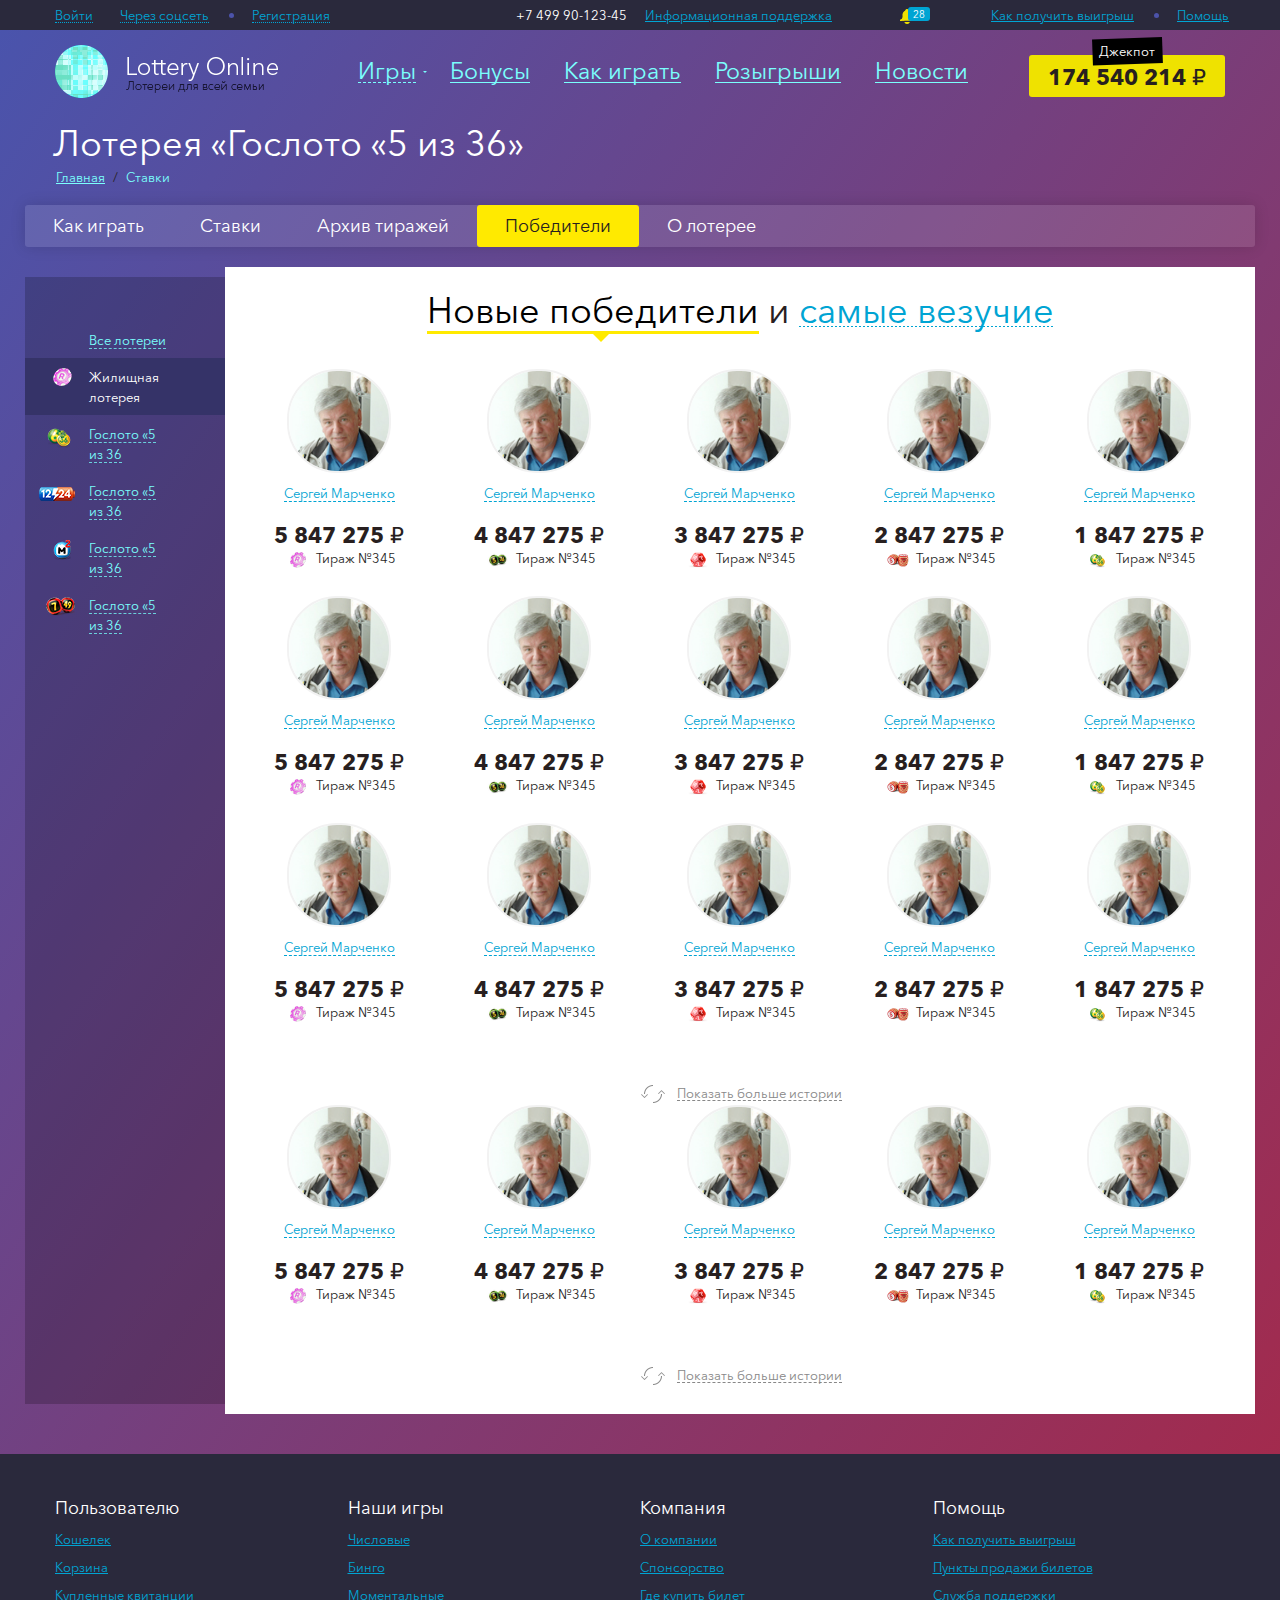
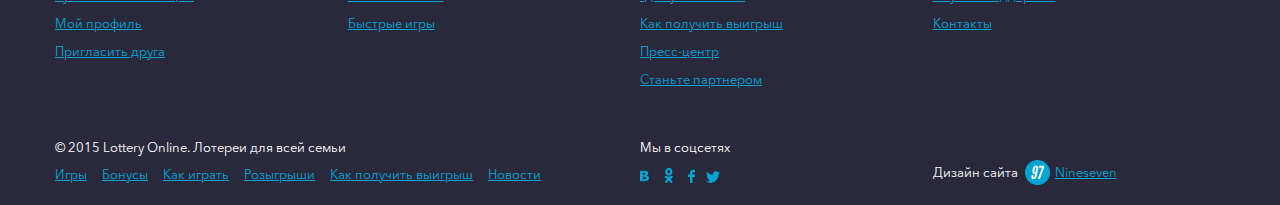
<file: loto_pobediteli.html>
<!DOCTYPE html>
<html lang="ru">
	<head>
		<meta charset="utf-8">
		<meta http-equiv="X-UA-Compatible" content="IE=edge">
		<meta name="viewort" content="width=device-width, initial-scale=1">
		<title>test</title>
		<!-- <link rel="icon" href="img/favicon.png" type="image/x-icon" /> -->
		<link href="js/vendors/slick/slick.css" rel="stylesheet">
		<link href="js/vendors/scrollercontent/jquery.mThumbnailScroller.css" rel="stylesheet">
		<link href="css/style.css" rel="stylesheet">
		<link href="http://fonts.googleapis.com/css?family=PT+Sans:regular,italic,bold,bolditalic" rel="stylesheet" type="text/css" />
		<!--[if lt IE 9]>
			<script src="https://oss.maxcdn.com/html5shiv/3.7.2/html5shiv.min.js"></script>
			<script src="https://oss.maxcdn.com/respond/1.4.2/respond.min.js"></script>
		<![endif]-->

		<script src="https://ajax.googleapis.com/ajax/libs/jquery/1.11.3/jquery.min.js"></script>
		<script src="js/vendors/slick/slick.min.js"></script>
		<script src="js/vendors/spin/spin.js"></script>
		<script src="js/jquery-ui.min.js"></script>
		<script src="js/jquery.mixitup.js"></script>
		<script src="js/vendors/scrollercontent/jquery.mThumbnailScroller.js"></script>
		<script src="js/jquery.mousewheel.js"></script>
		<script src="js/jquery.selectik.min.js"></script>
		<script src="js/jquery.jscrollpane.min.js"></script>
		<script src="js/jquery.mask.min.js"></script>

		<script src="js/interface.js"></script>
	</head>
	<body>
		<!--LAYOUT-->
		<div class="layout">
			<div class="top">
				<div class="container">
					<ul class="fleft">
						<li class="top-menu__item"><a href="#enter-popup" class="top__anchor popup_open" rel="#enter-popup"><span>Войти</span></a></li>
						<li class="top-menu__item"><a href="#" class="separator top__anchor"><span>Через соцсеть</span></a></li>
						<li class="top-menu__item"><a href="#" class="top__anchor popup_open" rel="#register-popup"><span>Регистрация</span></a></li>
					</ul>

					<ul class="fright">
						<li class="top-menu__item"><a href="#" class="separator">Как получить выигрыш</a></li>
						<li class="top-menu__item"><a href="#">Помощь</a></li>
					</ul>
					<div class="top__center">
						<span class="top__phone">+7 499 90-123-45</span>
						<a href="#">Информационная поддержка</a>
						<a href="#" class="bell"><span>28</span></a>
					</div>
				</div>
			</div>
			<div class="popup-message">
				<div class="message-head">Сообщение</div>
				<div class="message-cont first">
					<h4>22.12.15, 23:34</h4>
					<p>Всероссийская государственная лотерея</p>
				</div>
				<div class="message-cont">
					<h4>22.12.15, 23:34</h4>
					<p>Всероссийская государственная лотерея</p>
				</div>
				<div class="message-head">Бонус</div>
				<div class="message-cont first">
					<h4>22.12.15, 23:34</h4>
					<p>Всероссийская государственная лотерея</p>
				</div>
				<div class="message-cont">
					<h4>22.12.15, 23:34</h4>
					<p>Всероссийская государственная лотерея</p>
				</div>
			</div>
			<header class="page-header">
				<div class="container">
					<div class="top-logo">
						<img src="img/content/top-logo.png" alt="">
					</div>
					<div class="jackpot">
						174 540 214 &#8381;
						<span class="jackpot__title"><i>Джекпот</i></span>
					</div>
					<nav class="top-nav">
						<a href="#" class="top-nav__item top-nav__item--submenu"><span>Игры</span></a>
						<a href="#" class="top-nav__item"><span>Бонусы</span></a>
						<a href="#" class="top-nav__item"><span>Как играть</span></a>
						<a href="#" class="top-nav__item"><span>Розыгрыши</span></a>
						<a href="#" class="top-nav__item"><span>Новости</span></a>
					</nav>
					<div class="top-nav__submenu">
						<div class="top-nav__submenu-list">
							<div class="top-nav__submenu-list__item">
								<div class="top-nav__submenu-list__item-title">Тиражные лотереи</div>
								<div class="top-nav__submenu-list__item-link">
									<a href="#">
										<img src="img/submenu-games/game1.jpg" alt="">
									</a>
								</div>
								<div class="top-nav__submenu-list__item-link">
									<a href="#">
										<img src="img/submenu-games/game2.jpg" alt="">
									</a>
								</div>
								<div class="top-nav__submenu-list__item-link">
									<a href="#">
										<img src="img/submenu-games/game3.jpg" alt="">
									</a>
								</div>
								<div class="top-nav__submenu-list__item-link">
									<a href="#">
										<img src="img/submenu-games/game4.jpg" alt="">
									</a>
								</div>
								<div class="top-nav__submenu-list__item-link">
									<a href="#">
										<img src="img/submenu-games/game5.jpg" alt="">
									</a>
								</div>
							</div>
							<div class="top-nav__submenu-list__item">
								<div class="top-nav__submenu-list__item-title">Бинго</div>
								<div class="top-nav__submenu-list__item-link">
									<a href="#">
										<img src="img/submenu-games/game6.jpg" alt="">
									</a>
								</div>
								<div class="top-nav__submenu-list__item-link">
									<a href="#">
										<img src="img/submenu-games/game7.jpg" alt="">
									</a>
								</div>
							</div>
							<div class="top-nav__submenu-list__item">
								<div class="top-nav__submenu-list__item-title">Бонусные</div>
								<div class="top-nav__submenu-list__item-link">
									<a href="#">
										<img src="img/submenu-games/game8.jpg" alt="">
									</a>
								</div>
								<div class="top-nav__submenu-list__item-link">
									<a href="#">
										<img src="img/submenu-games/game9.jpg" alt="">
									</a>
								</div>
								<div class="top-nav__submenu-list__item-link">
									<a href="#">
										<img src="img/submenu-games/game10.jpg" alt="">
									</a>
								</div>
								<div class="top-nav__submenu-list__item-link">
									<a href="#">
										<img src="img/submenu-games/game11.jpg" alt="">
									</a>
								</div>
								<div class="top-nav__submenu-list__item-link">
									<a href="#">
										<img src="img/submenu-games/game12.jpg" alt="">
									</a>
								</div>
								<div class="top-nav__submenu-list__item-link">
									<a href="#">
										<img src="img/submenu-games/game1.jpg" alt="">
									</a>
								</div>
							</div>
							<div class="top-nav__submenu-list__item">
								<div class="top-nav__submenu-list__item-title">Живые дилеры</div>
								<div class="top-nav__submenu-list__item-link">
									<a href="#">
										<img src="img/submenu-games/game2.jpg" alt="">
									</a>
								</div>
								<div class="top-nav__submenu-list__item-link">
									<a href="#">
										<img src="img/submenu-games/game3.jpg" alt="">
									</a>
								</div>
								<div class="top-nav__submenu-list__item-link">
									<a href="#">
										<img src="img/submenu-games/game4.jpg" alt="">
									</a>
								</div>
							</div>
							<div class="top-nav__submenu-list__item">
								<div class="top-nav__submenu-list__item-title">Все по 100</div>
								<div class="top-nav__submenu-list__item-link">
									<a href="#">
										<img src="img/submenu-games/game5.jpg" alt="">
									</a>
								</div>
								<div class="top-nav__submenu-list__item-link">
									<a href="#">
										<img src="img/submenu-games/game6.jpg" alt="">
									</a>
								</div>
								<div class="top-nav__submenu-list__item-link">
									<a href="#">
										<img src="img/submenu-games/game7.jpg" alt="">
									</a>
								</div>
								<div class="top-nav__submenu-list__item-link">
									<a href="#">
										<img src="img/submenu-games/game8.jpg" alt="">
									</a>
								</div>
								<div class="top-nav__submenu-list__item-link">
									<a href="#">
										<img src="img/submenu-games/game9.jpg" alt="">
									</a>
								</div>
							</div>
							<div class="top-nav__submenu-list__item">
								<div class="top-nav__submenu-list__item-title">Быстрые игры</div>
								<div class="top-nav__submenu-list__item-link">
									<a href="#">
										<img src="img/submenu-games/game10.jpg" alt="">
									</a>
								</div>
								<div class="top-nav__submenu-list__item-link">
									<a href="#">
										<img src="img/submenu-games/game11.jpg" alt="">
									</a>
								</div>
								<div class="top-nav__submenu-list__item-link">
									<a href="#">
										<img src="img/submenu-games/game12.jpg" alt="">
									</a>
								</div>
								<div class="top-nav__submenu-list__item-link">
									<a href="#">
										<img src="img/submenu-games/game1.jpg" alt="">
									</a>
								</div>
							</div>
						</div>
					</div>	
				</div>
			</header>
			
			<section class="wr">
				<div class="inner-header">Лотерея «Гослото «5 из 36»</div>
				<div class="crubs"><a href="">Главная</a> / <span>Ставки</span></div>
			</section>
			<section class="wr">
				<ul class="menu-hor">
					<li><a href="">Как играть</a></li>
					<li><a href="">Ставки</a></li>
					<li><a href="">Архив тиражей</a></li>
					<li class="active"><a href="">Победители</a></li>
					<li><a href="">О лотерее</a></li>
				</ul>
			</section>
			<section class="loto-cont">
				<div class="loto-cont-left">
					<ul class="loto-menu">
						<li><a href=""><span>Все лотереи</span></a></li>
						<li class="active"><a href=""><span><em><img src="img/loto-ico-1.png" alt=""></em> Жилищная лотерея</span></a></li>
						<li><a href=""><span><em><img src="img/loto-ico-2.png" alt=""></em> Гослото «5 из 36</span></a></li>
						<li><a href=""><span><em><img src="img/loto-ico-3.png" alt=""></em> Гослото «5 из 36</span></a></li>
						<li><a href=""><span><em><img src="img/loto-ico-4.png" alt=""></em> Гослото «5 из 36</span></a></li>
						<li><a href=""><span><em><img src="img/loto-ico-5.png" alt=""></em> Гослото «5 из 36</span></a></li>
					</ul>
				</div>
				<div class="loto-cont-right">
					<div class="loto-tab"><a href="" class="active">Новые победители</a> и <a href="">самые везучие</a></div>
					<div class="loto-tab-cont">
						<div class="loto-tab-cont-i">
							<div class="user-list">
								<div class="user-ac">
									<div class="user-ac-ava"><a href=""><img src="img/ava-user.jpg" alt=""></a></div>
									<div class="user-ac-name"><a href="">Сергей Марченко</a></div>
									<div class="user-ac-pay">5 847 275 &#8381;</div>
									<div class="tirag-namber"><img src="img/tab/tab-ico-4.png" alt=""> Тираж №345</div>
								</div>
								<div class="user-ac">
									<div class="user-ac-ava"><a href=""><img src="img/ava-user.jpg" alt=""></a></div>
									<div class="user-ac-name"><a href="">Сергей Марченко</a></div>
									<div class="user-ac-pay">4 847 275 &#8381;</div>
									<div class="tirag-namber"><img src="img/tab/tab-ico-1.png" alt=""> Тираж №345</div>
								</div>
								<div class="user-ac">
									<div class="user-ac-ava"><a href=""><img src="img/ava-user.jpg" alt=""></a></div>
									<div class="user-ac-name"><a href="">Сергей Марченко</a></div>
									<div class="user-ac-pay">3 847 275 &#8381;</div>
									<div class="tirag-namber"><img src="img/tab/tab-ico-2.png" alt=""> Тираж №345</div>
								</div>
								<div class="user-ac">
									<div class="user-ac-ava"><a href=""><img src="img/ava-user.jpg" alt=""></a></div>
									<div class="user-ac-name"><a href="">Сергей Марченко</a></div>
									<div class="user-ac-pay">2 847 275 &#8381;</div>
									<div class="tirag-namber"><img src="img/tab/tab-ico-3.png" alt=""> Тираж №345</div>
								</div>
								<div class="user-ac">
									<div class="user-ac-ava"><a href=""><img src="img/ava-user.jpg" alt=""></a></div>
									<div class="user-ac-name"><a href="">Сергей Марченко</a></div>
									<div class="user-ac-pay">1 847 275 &#8381;</div>
									<div class="tirag-namber"><img src="img/tab/tab-ico-5.png" alt=""> Тираж №345</div>
								</div>
							</div>
							<div class="user-gift">
								<a href="" class="close-user-gift"></a>
								<div class="user-gift-item">
									Выигрыш
									<div class="user-gift-pay">5 847 275 &#8381;</div>
									<h3>Роман, вы выиграли суперприз Рапидо — более полмиллиона &#8381;. Поздравляем!</h3>
									<p>Спасибо! Хотя мне не привыкать. (Смеется.) Полтора года назад, на Рождество, я уже выигрывал. Тогда сумма была 100 000 &#8381;.</p>
									<h3>А как вы выбирали числа?</h3>
									<p>Я всегда анализирую, какие номера чаще всего выпадали в прошлых тиражах, и отмечаю их. Остальные комбинации выбираю наугад — что первое придет в голову. В счастливом билете действовал именно так.</p>
								</div>
								<div class="user-gift-item">
									Выигрыш
									<div class="user-gift-pay">4 847 275 &#8381;</div>
									<h3>Роман, вы выиграли суперприз Рапидо — более полмиллиона &#8381;. Поздравляем!</h3>
									<p>Спасибо! Хотя мне не привыкать. (Смеется.) Полтора года назад, на Рождество, я уже выигрывал. Тогда сумма была 100 000 &#8381;.</p>
									<h3>А как вы выбирали числа?</h3>
									<p>Я всегда анализирую, какие номера чаще всего выпадали в прошлых тиражах, и отмечаю их. Остальные комбинации выбираю наугад — что первое придет в голову. В счастливом билете действовал именно так.</p>
								</div>
								<div class="user-gift-item">
									Выигрыш
									<div class="user-gift-pay">3 847 275 &#8381;</div>
									<h3>Роман, вы выиграли суперприз Рапидо — более полмиллиона &#8381;. Поздравляем!</h3>
									<p>Спасибо! Хотя мне не привыкать. (Смеется.) Полтора года назад, на Рождество, я уже выигрывал. Тогда сумма была 100 000 &#8381;.</p>
									<h3>А как вы выбирали числа?</h3>
									<p>Я всегда анализирую, какие номера чаще всего выпадали в прошлых тиражах, и отмечаю их. Остальные комбинации выбираю наугад — что первое придет в голову. В счастливом билете действовал именно так.</p>
								</div>
								<div class="user-gift-item">
									Выигрыш
									<div class="user-gift-pay">2 847 275 &#8381;</div>
									<h3>Роман, вы выиграли суперприз Рапидо — более полмиллиона &#8381;. Поздравляем!</h3>
									<p>Спасибо! Хотя мне не привыкать. (Смеется.) Полтора года назад, на Рождество, я уже выигрывал. Тогда сумма была 100 000 &#8381;.</p>
									<h3>А как вы выбирали числа?</h3>
									<p>Я всегда анализирую, какие номера чаще всего выпадали в прошлых тиражах, и отмечаю их. Остальные комбинации выбираю наугад — что первое придет в голову. В счастливом билете действовал именно так.</p>
								</div>
								<div class="user-gift-item">
									Выигрыш
									<div class="user-gift-pay">1 847 275 &#8381;</div>
									<h3>Роман, вы выиграли суперприз Рапидо — более полмиллиона &#8381;. Поздравляем!</h3>
									<p>Спасибо! Хотя мне не привыкать. (Смеется.) Полтора года назад, на Рождество, я уже выигрывал. Тогда сумма была 100 000 &#8381;.</p>
									<h3>А как вы выбирали числа?</h3>
									<p>Я всегда анализирую, какие номера чаще всего выпадали в прошлых тиражах, и отмечаю их. Остальные комбинации выбираю наугад — что первое придет в голову. В счастливом билете действовал именно так.</p>
								</div>
							</div>
							<div class="user-list">
								<div class="user-ac">
									<div class="user-ac-ava"><a href=""><img src="img/ava-user.jpg" alt=""></a></div>
									<div class="user-ac-name"><a href="">Сергей Марченко</a></div>
									<div class="user-ac-pay">5 847 275 &#8381;</div>
									<div class="tirag-namber"><img src="img/tab/tab-ico-4.png" alt=""> Тираж №345</div>
								</div>
								<div class="user-ac">
									<div class="user-ac-ava"><a href=""><img src="img/ava-user.jpg" alt=""></a></div>
									<div class="user-ac-name"><a href="">Сергей Марченко</a></div>
									<div class="user-ac-pay">4 847 275 &#8381;</div>
									<div class="tirag-namber"><img src="img/tab/tab-ico-1.png" alt=""> Тираж №345</div>
								</div>
								<div class="user-ac">
									<div class="user-ac-ava"><a href=""><img src="img/ava-user.jpg" alt=""></a></div>
									<div class="user-ac-name"><a href="">Сергей Марченко</a></div>
									<div class="user-ac-pay">3 847 275 &#8381;</div>
									<div class="tirag-namber"><img src="img/tab/tab-ico-2.png" alt=""> Тираж №345</div>
								</div>
								<div class="user-ac">
									<div class="user-ac-ava"><a href=""><img src="img/ava-user.jpg" alt=""></a></div>
									<div class="user-ac-name"><a href="">Сергей Марченко</a></div>
									<div class="user-ac-pay">2 847 275 &#8381;</div>
									<div class="tirag-namber"><img src="img/tab/tab-ico-3.png" alt=""> Тираж №345</div>
								</div>
								<div class="user-ac">
									<div class="user-ac-ava"><a href=""><img src="img/ava-user.jpg" alt=""></a></div>
									<div class="user-ac-name"><a href="">Сергей Марченко</a></div>
									<div class="user-ac-pay">1 847 275 &#8381;</div>
									<div class="tirag-namber"><img src="img/tab/tab-ico-5.png" alt=""> Тираж №345</div>
								</div>
							</div>
							<div class="user-gift">
								<a href="" class="close-user-gift"></a>
								<div class="user-gift-item">
									Выигрыш
									<div class="user-gift-pay">5 847 275 &#8381;</div>
									<h3>Роман, вы выиграли суперприз Рапидо — более полмиллиона &#8381;. Поздравляем!</h3>
									<p>Спасибо! Хотя мне не привыкать. (Смеется.) Полтора года назад, на Рождество, я уже выигрывал. Тогда сумма была 100 000 &#8381;.</p>
									<h3>А как вы выбирали числа?</h3>
									<p>Я всегда анализирую, какие номера чаще всего выпадали в прошлых тиражах, и отмечаю их. Остальные комбинации выбираю наугад — что первое придет в голову. В счастливом билете действовал именно так.</p>
								</div>
								<div class="user-gift-item">
									Выигрыш
									<div class="user-gift-pay">4 847 275 &#8381;</div>
									<h3>Роман, вы выиграли суперприз Рапидо — более полмиллиона &#8381;. Поздравляем!</h3>
									<p>Спасибо! Хотя мне не привыкать. (Смеется.) Полтора года назад, на Рождество, я уже выигрывал. Тогда сумма была 100 000 &#8381;.</p>
									<h3>А как вы выбирали числа?</h3>
									<p>Я всегда анализирую, какие номера чаще всего выпадали в прошлых тиражах, и отмечаю их. Остальные комбинации выбираю наугад — что первое придет в голову. В счастливом билете действовал именно так.</p>
								</div>
								<div class="user-gift-item">
									Выигрыш
									<div class="user-gift-pay">3 847 275 &#8381;</div>
									<h3>Роман, вы выиграли суперприз Рапидо — более полмиллиона &#8381;. Поздравляем!</h3>
									<p>Спасибо! Хотя мне не привыкать. (Смеется.) Полтора года назад, на Рождество, я уже выигрывал. Тогда сумма была 100 000 &#8381;.</p>
									<h3>А как вы выбирали числа?</h3>
									<p>Я всегда анализирую, какие номера чаще всего выпадали в прошлых тиражах, и отмечаю их. Остальные комбинации выбираю наугад — что первое придет в голову. В счастливом билете действовал именно так.</p>
								</div>
								<div class="user-gift-item">
									Выигрыш
									<div class="user-gift-pay">2 847 275 &#8381;</div>
									<h3>Роман, вы выиграли суперприз Рапидо — более полмиллиона &#8381;. Поздравляем!</h3>
									<p>Спасибо! Хотя мне не привыкать. (Смеется.) Полтора года назад, на Рождество, я уже выигрывал. Тогда сумма была 100 000 &#8381;.</p>
									<h3>А как вы выбирали числа?</h3>
									<p>Я всегда анализирую, какие номера чаще всего выпадали в прошлых тиражах, и отмечаю их. Остальные комбинации выбираю наугад — что первое придет в голову. В счастливом билете действовал именно так.</p>
								</div>
								<div class="user-gift-item">
									Выигрыш
									<div class="user-gift-pay">1 847 275 &#8381;</div>
									<h3>Роман, вы выиграли суперприз Рапидо — более полмиллиона &#8381;. Поздравляем!</h3>
									<p>Спасибо! Хотя мне не привыкать. (Смеется.) Полтора года назад, на Рождество, я уже выигрывал. Тогда сумма была 100 000 &#8381;.</p>
									<h3>А как вы выбирали числа?</h3>
									<p>Я всегда анализирую, какие номера чаще всего выпадали в прошлых тиражах, и отмечаю их. Остальные комбинации выбираю наугад — что первое придет в голову. В счастливом билете действовал именно так.</p>
								</div>
							</div>
							<div class="user-list">
								<div class="user-ac">
									<div class="user-ac-ava"><a href=""><img src="img/ava-user.jpg" alt=""></a></div>
									<div class="user-ac-name"><a href="">Сергей Марченко</a></div>
									<div class="user-ac-pay">5 847 275 &#8381;</div>
									<div class="tirag-namber"><img src="img/tab/tab-ico-4.png" alt=""> Тираж №345</div>
								</div>
								<div class="user-ac">
									<div class="user-ac-ava"><a href=""><img src="img/ava-user.jpg" alt=""></a></div>
									<div class="user-ac-name"><a href="">Сергей Марченко</a></div>
									<div class="user-ac-pay">4 847 275 &#8381;</div>
									<div class="tirag-namber"><img src="img/tab/tab-ico-1.png" alt=""> Тираж №345</div>
								</div>
								<div class="user-ac">
									<div class="user-ac-ava"><a href=""><img src="img/ava-user.jpg" alt=""></a></div>
									<div class="user-ac-name"><a href="">Сергей Марченко</a></div>
									<div class="user-ac-pay">3 847 275 &#8381;</div>
									<div class="tirag-namber"><img src="img/tab/tab-ico-2.png" alt=""> Тираж №345</div>
								</div>
								<div class="user-ac">
									<div class="user-ac-ava"><a href=""><img src="img/ava-user.jpg" alt=""></a></div>
									<div class="user-ac-name"><a href="">Сергей Марченко</a></div>
									<div class="user-ac-pay">2 847 275 &#8381;</div>
									<div class="tirag-namber"><img src="img/tab/tab-ico-3.png" alt=""> Тираж №345</div>
								</div>
								<div class="user-ac">
									<div class="user-ac-ava"><a href=""><img src="img/ava-user.jpg" alt=""></a></div>
									<div class="user-ac-name"><a href="">Сергей Марченко</a></div>
									<div class="user-ac-pay">1 847 275 &#8381;</div>
									<div class="tirag-namber"><img src="img/tab/tab-ico-5.png" alt=""> Тираж №345</div>
								</div>
							</div>
							<div class="user-gift">
								<a href="" class="close-user-gift"></a>
								<div class="user-gift-item">
									Выигрыш
									<div class="user-gift-pay">5 847 275 &#8381;</div>
									<h3>Роман, вы выиграли суперприз Рапидо — более полмиллиона &#8381;. Поздравляем!</h3>
									<p>Спасибо! Хотя мне не привыкать. (Смеется.) Полтора года назад, на Рождество, я уже выигрывал. Тогда сумма была 100 000 &#8381;.</p>
									<h3>А как вы выбирали числа?</h3>
									<p>Я всегда анализирую, какие номера чаще всего выпадали в прошлых тиражах, и отмечаю их. Остальные комбинации выбираю наугад — что первое придет в голову. В счастливом билете действовал именно так.</p>
								</div>
								<div class="user-gift-item">
									Выигрыш
									<div class="user-gift-pay">4 847 275 &#8381;</div>
									<h3>Роман, вы выиграли суперприз Рапидо — более полмиллиона &#8381;. Поздравляем!</h3>
									<p>Спасибо! Хотя мне не привыкать. (Смеется.) Полтора года назад, на Рождество, я уже выигрывал. Тогда сумма была 100 000 &#8381;.</p>
									<h3>А как вы выбирали числа?</h3>
									<p>Я всегда анализирую, какие номера чаще всего выпадали в прошлых тиражах, и отмечаю их. Остальные комбинации выбираю наугад — что первое придет в голову. В счастливом билете действовал именно так.</p>
								</div>
								<div class="user-gift-item">
									Выигрыш
									<div class="user-gift-pay">3 847 275 &#8381;</div>
									<h3>Роман, вы выиграли суперприз Рапидо — более полмиллиона &#8381;. Поздравляем!</h3>
									<p>Спасибо! Хотя мне не привыкать. (Смеется.) Полтора года назад, на Рождество, я уже выигрывал. Тогда сумма была 100 000 &#8381;.</p>
									<h3>А как вы выбирали числа?</h3>
									<p>Я всегда анализирую, какие номера чаще всего выпадали в прошлых тиражах, и отмечаю их. Остальные комбинации выбираю наугад — что первое придет в голову. В счастливом билете действовал именно так.</p>
								</div>
								<div class="user-gift-item">
									Выигрыш
									<div class="user-gift-pay">2 847 275 &#8381;</div>
									<h3>Роман, вы выиграли суперприз Рапидо — более полмиллиона &#8381;. Поздравляем!</h3>
									<p>Спасибо! Хотя мне не привыкать. (Смеется.) Полтора года назад, на Рождество, я уже выигрывал. Тогда сумма была 100 000 &#8381;.</p>
									<h3>А как вы выбирали числа?</h3>
									<p>Я всегда анализирую, какие номера чаще всего выпадали в прошлых тиражах, и отмечаю их. Остальные комбинации выбираю наугад — что первое придет в голову. В счастливом билете действовал именно так.</p>
								</div>
								<div class="user-gift-item">
									Выигрыш
									<div class="user-gift-pay">1 847 275 &#8381;</div>
									<h3>Роман, вы выиграли суперприз Рапидо — более полмиллиона &#8381;. Поздравляем!</h3>
									<p>Спасибо! Хотя мне не привыкать. (Смеется.) Полтора года назад, на Рождество, я уже выигрывал. Тогда сумма была 100 000 &#8381;.</p>
									<h3>А как вы выбирали числа?</h3>
									<p>Я всегда анализирую, какие номера чаще всего выпадали в прошлых тиражах, и отмечаю их. Остальные комбинации выбираю наугад — что первое придет в голову. В счастливом билете действовал именно так.</p>
								</div>
							</div>
							<div class="user-list-add"><a href="">Показать больше истории</a></div>
						</div>
						<div class="loto-tab-cont-i">
							<div class="user-list">
								<div class="user-ac">
									<div class="user-ac-ava"><a href=""><img src="img/ava-user.jpg" alt=""></a></div>
									<div class="user-ac-name"><a href="">Сергей Марченко</a></div>
									<div class="user-ac-pay">5 847 275 &#8381;</div>
									<div class="tirag-namber"><img src="img/tab/tab-ico-4.png" alt=""> Тираж №345</div>
								</div>
								<div class="user-ac">
									<div class="user-ac-ava"><a href=""><img src="img/ava-user.jpg" alt=""></a></div>
									<div class="user-ac-name"><a href="">Сергей Марченко</a></div>
									<div class="user-ac-pay">4 847 275 &#8381;</div>
									<div class="tirag-namber"><img src="img/tab/tab-ico-1.png" alt=""> Тираж №345</div>
								</div>
								<div class="user-ac">
									<div class="user-ac-ava"><a href=""><img src="img/ava-user.jpg" alt=""></a></div>
									<div class="user-ac-name"><a href="">Сергей Марченко</a></div>
									<div class="user-ac-pay">3 847 275 &#8381;</div>
									<div class="tirag-namber"><img src="img/tab/tab-ico-2.png" alt=""> Тираж №345</div>
								</div>
								<div class="user-ac">
									<div class="user-ac-ava"><a href=""><img src="img/ava-user.jpg" alt=""></a></div>
									<div class="user-ac-name"><a href="">Сергей Марченко</a></div>
									<div class="user-ac-pay">2 847 275 &#8381;</div>
									<div class="tirag-namber"><img src="img/tab/tab-ico-3.png" alt=""> Тираж №345</div>
								</div>
								<div class="user-ac">
									<div class="user-ac-ava"><a href=""><img src="img/ava-user.jpg" alt=""></a></div>
									<div class="user-ac-name"><a href="">Сергей Марченко</a></div>
									<div class="user-ac-pay">1 847 275 &#8381;</div>
									<div class="tirag-namber"><img src="img/tab/tab-ico-5.png" alt=""> Тираж №345</div>
								</div>
							</div>
							<div class="user-gift">
								<a href="" class="close-user-gift"></a>
								<div class="user-gift-item">
									Выигрыш
									<div class="user-gift-pay">5 847 275 &#8381;</div>
									<h3>Роман, вы выиграли суперприз Рапидо — более полмиллиона &#8381;. Поздравляем!</h3>
									<p>Спасибо! Хотя мне не привыкать. (Смеется.) Полтора года назад, на Рождество, я уже выигрывал. Тогда сумма была 100 000 &#8381;.</p>
									<h3>А как вы выбирали числа?</h3>
									<p>Я всегда анализирую, какие номера чаще всего выпадали в прошлых тиражах, и отмечаю их. Остальные комбинации выбираю наугад — что первое придет в голову. В счастливом билете действовал именно так.</p>
								</div>
								<div class="user-gift-item">
									Выигрыш
									<div class="user-gift-pay">4 847 275 &#8381;</div>
									<h3>Роман, вы выиграли суперприз Рапидо — более полмиллиона &#8381;. Поздравляем!</h3>
									<p>Спасибо! Хотя мне не привыкать. (Смеется.) Полтора года назад, на Рождество, я уже выигрывал. Тогда сумма была 100 000 &#8381;.</p>
									<h3>А как вы выбирали числа?</h3>
									<p>Я всегда анализирую, какие номера чаще всего выпадали в прошлых тиражах, и отмечаю их. Остальные комбинации выбираю наугад — что первое придет в голову. В счастливом билете действовал именно так.</p>
								</div>
								<div class="user-gift-item">
									Выигрыш
									<div class="user-gift-pay">3 847 275 &#8381;</div>
									<h3>Роман, вы выиграли суперприз Рапидо — более полмиллиона &#8381;. Поздравляем!</h3>
									<p>Спасибо! Хотя мне не привыкать. (Смеется.) Полтора года назад, на Рождество, я уже выигрывал. Тогда сумма была 100 000 &#8381;.</p>
									<h3>А как вы выбирали числа?</h3>
									<p>Я всегда анализирую, какие номера чаще всего выпадали в прошлых тиражах, и отмечаю их. Остальные комбинации выбираю наугад — что первое придет в голову. В счастливом билете действовал именно так.</p>
								</div>
								<div class="user-gift-item">
									Выигрыш
									<div class="user-gift-pay">2 847 275 &#8381;</div>
									<h3>Роман, вы выиграли суперприз Рапидо — более полмиллиона &#8381;. Поздравляем!</h3>
									<p>Спасибо! Хотя мне не привыкать. (Смеется.) Полтора года назад, на Рождество, я уже выигрывал. Тогда сумма была 100 000 &#8381;.</p>
									<h3>А как вы выбирали числа?</h3>
									<p>Я всегда анализирую, какие номера чаще всего выпадали в прошлых тиражах, и отмечаю их. Остальные комбинации выбираю наугад — что первое придет в голову. В счастливом билете действовал именно так.</p>
								</div>
								<div class="user-gift-item">
									Выигрыш
									<div class="user-gift-pay">1 847 275 &#8381;</div>
									<h3>Роман, вы выиграли суперприз Рапидо — более полмиллиона &#8381;. Поздравляем!</h3>
									<p>Спасибо! Хотя мне не привыкать. (Смеется.) Полтора года назад, на Рождество, я уже выигрывал. Тогда сумма была 100 000 &#8381;.</p>
									<h3>А как вы выбирали числа?</h3>
									<p>Я всегда анализирую, какие номера чаще всего выпадали в прошлых тиражах, и отмечаю их. Остальные комбинации выбираю наугад — что первое придет в голову. В счастливом билете действовал именно так.</p>
								</div>
							</div>
							<div class="user-list-add"><a href="">Показать больше истории</a></div>
						</div>
					</div>
					
				</div>
			</section>

			<section class="page-footer">
				<div class="container">
					<div class="row">
						<div class="page-footer__list-wrap">
							<div class="page-footer__list col-xs-3">
								<ul>
									<li class="page-footer__list-item page-footer__list-item--title">Пользователю</li>
									<li class="page-footer__list-item"><a href="#">Кошелек</a></li>
									<li class="page-footer__list-item"><a href="#">Корзина</a></li>
									<li class="page-footer__list-item"><a href="#">Купленные квитанции</a></li>
									<li class="page-footer__list-item"><a href="#">Мой профиль</a></li>
									<li class="page-footer__list-item"><a href="#">Пригласить друга</a></li>
								</ul>
							</div>
							<div class="page-footer__list col-xs-3">
								<ul>
									<li class="page-footer__list-item page-footer__list-item--title">Наши игры</li>
									<li class="page-footer__list-item"><a href="#">Числовые</a></li>
									<li class="page-footer__list-item"><a href="#">Бинго</a></li>
									<li class="page-footer__list-item"><a href="#">Моментальные</a></li>
									<li class="page-footer__list-item"><a href="#">Быстрые игры</a></li>
								</ul>
							</div>
							<div class="page-footer__list col-xs-3">
								<ul>
									<li class="page-footer__list-item page-footer__list-item--title">Компания</li>
									<li class="page-footer__list-item"><a href="#">О компании</a></li>
									<li class="page-footer__list-item"><a href="#">Спонсорство</a></li>
									<li class="page-footer__list-item"><a href="#">Где купить билет</a></li>
									<li class="page-footer__list-item"><a href="#">Как получить выигрыш</a></li>
									<li class="page-footer__list-item"><a href="#">Пресс-центр</a></li>
									<li class="page-footer__list-item"><a href="#">Станьте партнером</a></li>
								</ul>
							</div>
							<div class="page-footer__list col-xs-3">
								<ul>
									<li class="page-footer__list-item page-footer__list-item--title">Помощь</li>
									<li class="page-footer__list-item"><a href="#">Как получить выигрыш</a></li>
									<li class="page-footer__list-item"><a href="#">Пункты продажи билетов</a></li>
									<li class="page-footer__list-item"><a href="#">Служба поддержки</a></li>
									<li class="page-footer__list-item"><a href="#">Контакты</a></li>
								</ul>
							</div>
						</div>
						<div class="page-footer__copyright">
							<div class="page-footer__copyright-item page-footer__copyright-item--long col-xs-6">
								<div class="title">&copy; 2015 Lottery Online. Лотереи для всей семьи</div>
								<div class="page-footer__nav">
									<a href="#">Игры</a>
									<a href="#">Бонусы</a>
									<a href="#">Как играть</a>
									<a href="#">Розыгрыши</a>
									<a href="#">Как получить выигрыш</a>
									<a href="#">Новости</a>
								</div>
							</div>
							<div class="page-footer__copyright-item col-xs-3">
								<div class="title">Мы в соцсетях</div>
								<div class="page-footer__socials">
									<a href="#" class="page-footer__socials-item vk"></a>
									<a href="#" class="page-footer__socials-item ok"></a>
									<a href="#" class="page-footer__socials-item facebook"></a>
									<a href="#" class="page-footer__socials-item twitter"></a>
								</div>
							</div>
							<div class="page-footer__copyright-item col-xs-3">
								<div class="develop">
									Дизайн сайта <a href="http://nineseven.ru/" target="blank" class="nineseven">Nineseven</a>
								</div>
							</div>
						</div>
					</div>
				</div>
			</section>
		</div><!-- END LAYOUT-->		
		
		<!-- POPUP -->
		<div id="enter-popup" class="popup">
			<a href="" class="close"></a>
			<div class="popup-header">Авторизация</div>
			<div class="popup-soc">
				<p><span>Войти через</span></p>
				<ul class="soc">
					<li><a href="" class="vk"><span></span>Вконтакте</a></li>
					<li><a href="" class="mail"><span></span>Mail.ru</a></li>
					<li><a href="" class="ya"><span></span>Яндекс</a></li>
					<li><a href="" class="fb"><span></span>Facebook</a></li>
					<li><a href="" class="gplus"><span></span>Google</a></li>
				</ul>
			</div>
			<div class="popup-form">
				<div class="popup-form-c">
					<div class="form-header">Эл. почта, телефон или ID</div>
					<div class="form-cont"><input type="text"></div>
					<div class="form-header">Пароль</div>
					<div class="form-cont">
						<input type="password" class="inp-pass">
						<input type="text" class="inp-pass-txt">
						<a href="" class="pass-btn"></a>
						<div class="pass-help"><a href="">Забыли пароль?</a></div>
					</div>
					<div class="form-btn"><a href="" class="btn-st btn-red">Войти на сайт</a></div>
				</div>
				<div class="form-footer">Впервые на сайте? <a href="" class="popup_open" rel="#register-popup">Зарегистрироваться</a></div>
			</div>
		</div>

		<div id="register-popup" class="popup">
			<a href="" class="close"></a>
			<div class="popup-header">Регистрация</div>
			<div class="popup-soc">
				<p><span>Быстрация регистрация через соц.сети</span></p>
				<ul class="soc">
					<li><a href="" class="vk"><span></span>Вконтакте</a></li>
					<li><a href="" class="mail"><span></span>Mail.ru</a></li>
					<li><a href="" class="ya"><span></span>Яндекс</a></li>
					<li><a href="" class="fb"><span></span>Facebook</a></li>
					<li><a href="" class="gplus"><span></span>Google</a></li>
				</ul>
			</div>
			<div class="popup-form">
				<div class="popup-form-c">
					<div class="form-header">Эл. почта</div>
					<div class="form-cont"><input type="text"><span class="form-ico"><img src="img/ico-mail.gif" alt=""></span></div>
					<div class="form-header">Пароль</div>
					<div class="form-cont">
						<input type="password" class="inp-pass">
						<input type="text" class="inp-pass-txt">
						<a href="" class="pass-btn"></a>
						<div class="pass-help"><a href="">Забыли пароль?</a></div>
					</div>
					<div class="form-header">Номер телефона (с кодом)</div>
					<div class="form-cont"><input type="text"><span class="form-ico"><img src="img/ico-phone.gif" alt=""></span></div>
					<div class="form-header">Промокод  <span>(необязательно)</span></div>
					<div class="form-cont"><input type="text"><span class="form-ico"><img src="img/ico-procent.gif" alt=""></span></div>
					<div class="form-kapcha"><img src="img/form-kapcha.gif" alt=""></div>
					<div class="form-check">
						<input id="checkbox" type="checkbox"><label for="checkbox">Мне более 18 лет, с <a href="">правилами</a> ознакомлен и согласен</label>
					</div>

					<div class="form-btn"><a href="" class="btn-st btn-red">Зарегистрироваться</a></div>
				</div>
				<div class="form-footer">У меня есть профиль на сайте. <a href="" class="popup_open" rel="#enter-popup">Войти</a></div>
			</div>
		</div>

		<div class="popup_bg"></div>
		<!-- END POPUP -->
	
	</body>
</html>
</file>
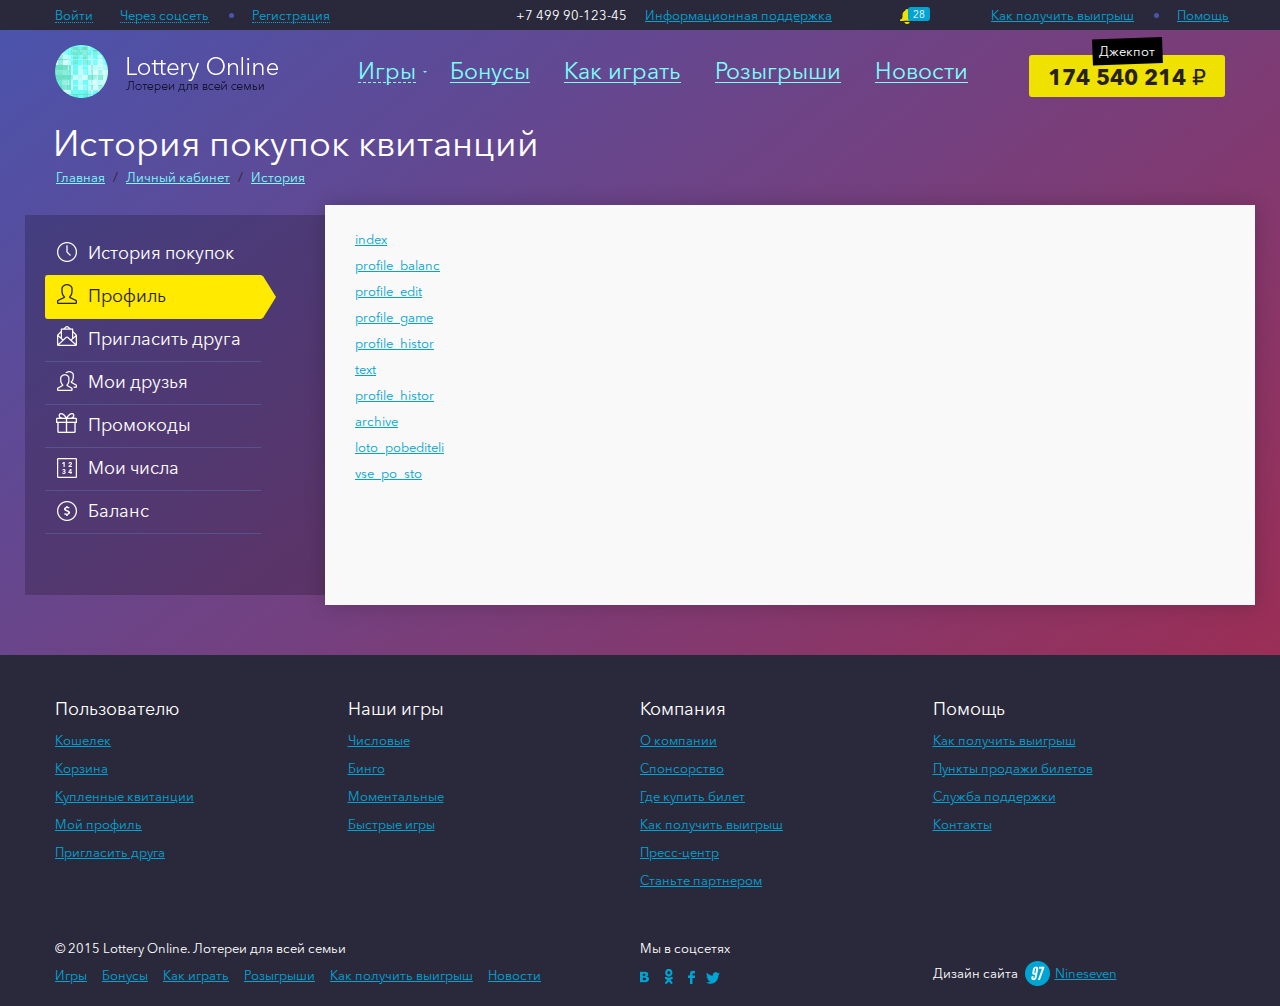
<file: page.html>
<!DOCTYPE html>
<html lang="ru">
	<head>
		<meta charset="utf-8">
		<meta http-equiv="X-UA-Compatible" content="IE=edge">
		<meta name="viewport" content="width=device-width, initial-scale=1">
		<title>test</title>
		<!-- <link rel="icon" href="img/favicon.png" type="image/x-icon" /> -->
		<link href="js/vendors/slick/slick.css" rel="stylesheet">
		<link href="js/vendors/scrollercontent/jquery.mThumbnailScroller.css" rel="stylesheet">
		<link href="css/style.css" rel="stylesheet">
		<link href="http://fonts.googleapis.com/css?family=PT+Sans:regular,italic,bold,bolditalic" rel="stylesheet" type="text/css" />
		<!--[if lt IE 9]>
			<script src="https://oss.maxcdn.com/html5shiv/3.7.2/html5shiv.min.js"></script>
			<script src="https://oss.maxcdn.com/respond/1.4.2/respond.min.js"></script>
		<![endif]-->

		<script src="https://ajax.googleapis.com/ajax/libs/jquery/1.11.3/jquery.min.js"></script>
		<script src="js/vendors/slick/slick.min.js"></script>
		<script src="js/vendors/spin/spin.js"></script>
		<script src="js/jquery-ui.min.js"></script>
		<script src="js/jquery.mixitup.js"></script>
		<script src="js/vendors/scrollercontent/jquery.mThumbnailScroller.js"></script>
		<script src="js/jquery.mousewheel.js"></script>
		<script src="js/jquery.selectik.min.js"></script>
		<script src="js/jquery.jscrollpane.min.js"></script>
		<script src="js/jquery.mask.min.js"></script>

		<script src="js/interface.js"></script>
	</head>
	<body>
		<!--LAYOUT-->
		<div class="layout">
			<div class="top">
				<div class="container">
					<ul class="fleft">
						<li class="top-menu__item"><a href="#enter-popup" class="top__anchor popup_open" rel="#enter-popup"><span>Войти</span></a></li>
						<li class="top-menu__item"><a href="#" class="separator top__anchor"><span>Через соцсеть</span></a></li>
						<li class="top-menu__item"><a href="#" class="top__anchor popup_open" rel="#register-popup"><span>Регистрация</span></a></li>
					</ul>

					<ul class="fright">
						<li class="top-menu__item"><a href="#" class="separator">Как получить выигрыш</a></li>
						<li class="top-menu__item"><a href="#">Помощь</a></li>
					</ul>
					<div class="top__center">
						<span class="top__phone">+7 499 90-123-45</span>
						<a href="#">Информационная поддержка</a>
						<a href="#" class="bell"><span>28</span></a>
					</div>
				</div>
			</div>
			<div class="popup-message">
				<div class="message-head">Сообщение</div>
				<div class="message-cont first">
					<h4>22.12.15, 23:34</h4>
					<p>Всероссийская государственная лотерея</p>
				</div>
				<div class="message-cont">
					<h4>22.12.15, 23:34</h4>
					<p>Всероссийская государственная лотерея</p>
				</div>
				<div class="message-head">Бонус</div>
				<div class="message-cont first">
					<h4>22.12.15, 23:34</h4>
					<p>Всероссийская государственная лотерея</p>
				</div>
				<div class="message-cont">
					<h4>22.12.15, 23:34</h4>
					<p>Всероссийская государственная лотерея</p>
				</div>
			</div>
			<header class="page-header">
				<div class="container">
					<div class="top-logo">
						<img src="img/content/top-logo.png" alt="">
					</div>
					<div class="jackpot">
						174 540 214 &#8381;
						<span class="jackpot__title"><i>Джекпот</i></span>
					</div>
					<nav class="top-nav">
						<a href="#" class="top-nav__item top-nav__item--submenu"><span>Игры</span></a>
						<a href="#" class="top-nav__item"><span>Бонусы</span></a>
						<a href="#" class="top-nav__item"><span>Как играть</span></a>
						<a href="#" class="top-nav__item"><span>Розыгрыши</span></a>
						<a href="#" class="top-nav__item"><span>Новости</span></a>
					</nav>
					<div class="top-nav__submenu">
						<div class="top-nav__submenu-list">
							<div class="top-nav__submenu-list__item">
								<div class="top-nav__submenu-list__item-title">Тиражные лотереи</div>
								<div class="top-nav__submenu-list__item-link">
									<a href="#">
										<img src="img/submenu-games/game1.jpg" alt="">
									</a>
								</div>
								<div class="top-nav__submenu-list__item-link">
									<a href="#">
										<img src="img/submenu-games/game2.jpg" alt="">
									</a>
								</div>
								<div class="top-nav__submenu-list__item-link">
									<a href="#">
										<img src="img/submenu-games/game3.jpg" alt="">
									</a>
								</div>
								<div class="top-nav__submenu-list__item-link">
									<a href="#">
										<img src="img/submenu-games/game4.jpg" alt="">
									</a>
								</div>
								<div class="top-nav__submenu-list__item-link">
									<a href="#">
										<img src="img/submenu-games/game5.jpg" alt="">
									</a>
								</div>
							</div>
							<div class="top-nav__submenu-list__item">
								<div class="top-nav__submenu-list__item-title">Бинго</div>
								<div class="top-nav__submenu-list__item-link">
									<a href="#">
										<img src="img/submenu-games/game6.jpg" alt="">
									</a>
								</div>
								<div class="top-nav__submenu-list__item-link">
									<a href="#">
										<img src="img/submenu-games/game7.jpg" alt="">
									</a>
								</div>
							</div>
							<div class="top-nav__submenu-list__item">
								<div class="top-nav__submenu-list__item-title">Бонусные</div>
								<div class="top-nav__submenu-list__item-link">
									<a href="#">
										<img src="img/submenu-games/game8.jpg" alt="">
									</a>
								</div>
								<div class="top-nav__submenu-list__item-link">
									<a href="#">
										<img src="img/submenu-games/game9.jpg" alt="">
									</a>
								</div>
								<div class="top-nav__submenu-list__item-link">
									<a href="#">
										<img src="img/submenu-games/game10.jpg" alt="">
									</a>
								</div>
								<div class="top-nav__submenu-list__item-link">
									<a href="#">
										<img src="img/submenu-games/game11.jpg" alt="">
									</a>
								</div>
								<div class="top-nav__submenu-list__item-link">
									<a href="#">
										<img src="img/submenu-games/game12.jpg" alt="">
									</a>
								</div>
								<div class="top-nav__submenu-list__item-link">
									<a href="#">
										<img src="img/submenu-games/game1.jpg" alt="">
									</a>
								</div>
							</div>
							<div class="top-nav__submenu-list__item">
								<div class="top-nav__submenu-list__item-title">Живые дилеры</div>
								<div class="top-nav__submenu-list__item-link">
									<a href="#">
										<img src="img/submenu-games/game2.jpg" alt="">
									</a>
								</div>
								<div class="top-nav__submenu-list__item-link">
									<a href="#">
										<img src="img/submenu-games/game3.jpg" alt="">
									</a>
								</div>
								<div class="top-nav__submenu-list__item-link">
									<a href="#">
										<img src="img/submenu-games/game4.jpg" alt="">
									</a>
								</div>
							</div>
							<div class="top-nav__submenu-list__item">
								<div class="top-nav__submenu-list__item-title">Все по 100</div>
								<div class="top-nav__submenu-list__item-link">
									<a href="#">
										<img src="img/submenu-games/game5.jpg" alt="">
									</a>
								</div>
								<div class="top-nav__submenu-list__item-link">
									<a href="#">
										<img src="img/submenu-games/game6.jpg" alt="">
									</a>
								</div>
								<div class="top-nav__submenu-list__item-link">
									<a href="#">
										<img src="img/submenu-games/game7.jpg" alt="">
									</a>
								</div>
								<div class="top-nav__submenu-list__item-link">
									<a href="#">
										<img src="img/submenu-games/game8.jpg" alt="">
									</a>
								</div>
								<div class="top-nav__submenu-list__item-link">
									<a href="#">
										<img src="img/submenu-games/game9.jpg" alt="">
									</a>
								</div>
							</div>
							<div class="top-nav__submenu-list__item">
								<div class="top-nav__submenu-list__item-title">Быстрые игры</div>
								<div class="top-nav__submenu-list__item-link">
									<a href="#">
										<img src="img/submenu-games/game10.jpg" alt="">
									</a>
								</div>
								<div class="top-nav__submenu-list__item-link">
									<a href="#">
										<img src="img/submenu-games/game11.jpg" alt="">
									</a>
								</div>
								<div class="top-nav__submenu-list__item-link">
									<a href="#">
										<img src="img/submenu-games/game12.jpg" alt="">
									</a>
								</div>
								<div class="top-nav__submenu-list__item-link">
									<a href="#">
										<img src="img/submenu-games/game1.jpg" alt="">
									</a>
								</div>
							</div>
						</div>
					</div>	
				</div>
			</header>
			
			<section class="wr">
				<div class="inner-header">История покупок квитанций</div>
				<div class="crubs"><a href="">Главная</a> / <a href="">Личный кабинет</a> / <a href="">История</a></div>
			</section>
			<section class="profile">
				<div class="profile-left">
					<ul class="profile-menu">
						<li><a href=""><span class="ico-prof-1"></span>История покупок</a></li>
						<li class="active"><a href=""><span class="ico-prof-2"></span>Профиль</a></li>
						<li><a href=""><span class="ico-prof-3"></span>Пригласить друга</a></li>
						<li><a href=""><span class="ico-prof-4"></span>Мои друзья</a></li>
						<li><a href=""><span class="ico-prof-5"></span>Промокоды</a></li>
						<li><a href=""><span class="ico-prof-6"></span>Мои числа</a></li>
						<li><a href=""><span class="ico-prof-7"></span>Баланс</a></li>
					</ul>
				</div>
				<div class="profile-right">
					<p><a href="index.html">index</a></p>
					<p><a href="profile_balanc.html">profile_balanc</a></p>
					<p><a href="profile_edit.html">profile_edit</a></p>
					<p><a href="profile_game.html">profile_game</a></p>
					<p><a href="profile_histor.html">profile_histor</a></p>
					<p><a href="text.html">text</a></p>
					<p><a href="profile_histor.html">profile_histor</a></p>
					<p><a href="archive.html">archive</a></p>
					<p><a href="loto_pobediteli.html">loto_pobediteli</a></p>
					<p><a href="vse_po_sto.html">vse_po_sto</a></p>
				</div>
				<div class="clearfix"></div>
			</section>

			<section class="page-footer">
				<div class="container">
					<div class="row">
						<div class="page-footer__list-wrap">
							<div class="page-footer__list col-xs-3">
								<ul>
									<li class="page-footer__list-item page-footer__list-item--title">Пользователю</li>
									<li class="page-footer__list-item"><a href="#">Кошелек</a></li>
									<li class="page-footer__list-item"><a href="#">Корзина</a></li>
									<li class="page-footer__list-item"><a href="#">Купленные квитанции</a></li>
									<li class="page-footer__list-item"><a href="#">Мой профиль</a></li>
									<li class="page-footer__list-item"><a href="#">Пригласить друга</a></li>
								</ul>
							</div>
							<div class="page-footer__list col-xs-3">
								<ul>
									<li class="page-footer__list-item page-footer__list-item--title">Наши игры</li>
									<li class="page-footer__list-item"><a href="#">Числовые</a></li>
									<li class="page-footer__list-item"><a href="#">Бинго</a></li>
									<li class="page-footer__list-item"><a href="#">Моментальные</a></li>
									<li class="page-footer__list-item"><a href="#">Быстрые игры</a></li>
								</ul>
							</div>
							<div class="page-footer__list col-xs-3">
								<ul>
									<li class="page-footer__list-item page-footer__list-item--title">Компания</li>
									<li class="page-footer__list-item"><a href="#">О компании</a></li>
									<li class="page-footer__list-item"><a href="#">Спонсорство</a></li>
									<li class="page-footer__list-item"><a href="#">Где купить билет</a></li>
									<li class="page-footer__list-item"><a href="#">Как получить выигрыш</a></li>
									<li class="page-footer__list-item"><a href="#">Пресс-центр</a></li>
									<li class="page-footer__list-item"><a href="#">Станьте партнером</a></li>
								</ul>
							</div>
							<div class="page-footer__list col-xs-3">
								<ul>
									<li class="page-footer__list-item page-footer__list-item--title">Помощь</li>
									<li class="page-footer__list-item"><a href="#">Как получить выигрыш</a></li>
									<li class="page-footer__list-item"><a href="#">Пункты продажи билетов</a></li>
									<li class="page-footer__list-item"><a href="#">Служба поддержки</a></li>
									<li class="page-footer__list-item"><a href="#">Контакты</a></li>
								</ul>
							</div>
						</div>
						<div class="page-footer__copyright">
							<div class="page-footer__copyright-item page-footer__copyright-item--long col-xs-6">
								<div class="title">&copy; 2015 Lottery Online. Лотереи для всей семьи</div>
								<div class="page-footer__nav">
									<a href="#">Игры</a>
									<a href="#">Бонусы</a>
									<a href="#">Как играть</a>
									<a href="#">Розыгрыши</a>
									<a href="#">Как получить выигрыш</a>
									<a href="#">Новости</a>
								</div>
							</div>
							<div class="page-footer__copyright-item col-xs-3">
								<div class="title">Мы в соцсетях</div>
								<div class="page-footer__socials">
									<a href="#" class="page-footer__socials-item vk"></a>
									<a href="#" class="page-footer__socials-item ok"></a>
									<a href="#" class="page-footer__socials-item facebook"></a>
									<a href="#" class="page-footer__socials-item twitter"></a>
								</div>
							</div>
							<div class="page-footer__copyright-item col-xs-3">
								<div class="develop">
									Дизайн сайта <a href="http://nineseven.ru/" target="blank" class="nineseven">Nineseven</a>
								</div>
							</div>
						</div>
					</div>
				</div>
			</section>
		</div><!-- END LAYOUT-->		
		
		<!-- POPUP -->
		<div id="enter-popup" class="popup">
			<a href="" class="close"></a>
			<div class="popup-header">Авторизация</div>
			<div class="popup-soc">
				<p><span>Войти через</span></p>
				<ul class="soc">
					<li><a href="" class="vk"><span></span>Вконтакте</a></li>
					<li><a href="" class="mail"><span></span>Mail.ru</a></li>
					<li><a href="" class="ya"><span></span>Яндекс</a></li>
					<li><a href="" class="fb"><span></span>Facebook</a></li>
					<li><a href="" class="gplus"><span></span>Google</a></li>
				</ul>
			</div>
			<div class="popup-form">
				<div class="popup-form-c">
					<div class="form-header">Эл. почта, телефон или ID</div>
					<div class="form-cont"><input type="text"></div>
					<div class="form-header">Пароль</div>
					<div class="form-cont">
						<input type="password" class="inp-pass">
						<input type="text" class="inp-pass-txt">
						<a href="" class="pass-btn"></a>
						<div class="pass-help"><a href="">Забыли пароль?</a></div>
					</div>
					<div class="form-btn"><a href="" class="btn-st btn-red">Войти на сайт</a></div>
				</div>
				<div class="form-footer">Впервые на сайте? <a href="" class="popup_open" rel="#register-popup">Зарегистрироваться</a></div>
			</div>
		</div>

		<div id="register-popup" class="popup">
			<a href="" class="close"></a>
			<div class="popup-header">Регистрация</div>
			<div class="popup-soc">
				<p><span>Быстрация регистрация через соц.сети</span></p>
				<ul class="soc">
					<li><a href="" class="vk"><span></span>Вконтакте</a></li>
					<li><a href="" class="mail"><span></span>Mail.ru</a></li>
					<li><a href="" class="ya"><span></span>Яндекс</a></li>
					<li><a href="" class="fb"><span></span>Facebook</a></li>
					<li><a href="" class="gplus"><span></span>Google</a></li>
				</ul>
			</div>
			<div class="popup-form">
				<div class="popup-form-c">
					<div class="form-header">Эл. почта</div>
					<div class="form-cont"><input type="text"><span class="form-ico"><img src="img/ico-mail.gif" alt=""></span></div>
					<div class="form-header">Пароль</div>
					<div class="form-cont">
						<input type="password" class="inp-pass">
						<input type="text" class="inp-pass-txt">
						<a href="" class="pass-btn"></a>
						<div class="pass-help"><a href="">Забыли пароль?</a></div>
					</div>
					<div class="form-header">Номер телефона (с кодом)</div>
					<div class="form-cont"><input type="text"><span class="form-ico"><img src="img/ico-phone.gif" alt=""></span></div>
					<div class="form-header">Промокод  <span>(необязательно)</span></div>
					<div class="form-cont"><input type="text"><span class="form-ico"><img src="img/ico-procent.gif" alt=""></span></div>
					<div class="form-kapcha"><img src="img/form-kapcha.gif" alt=""></div>
					<div class="form-check">
						<input id="checkbox" type="checkbox"><label for="checkbox">Мне более 18 лет, с <a href="">правилами</a> ознакомлен и согласен</label>
					</div>

					<div class="form-btn"><a href="" class="btn-st btn-red">Зарегистрироваться</a></div>
				</div>
				<div class="form-footer">У меня есть профиль на сайте. <a href="" class="popup_open" rel="#enter-popup">Войти</a></div>
			</div>
		</div>

		<div class="popup_bg"></div>
		<!-- END POPUP -->
	
	</body>
</html>
</file>
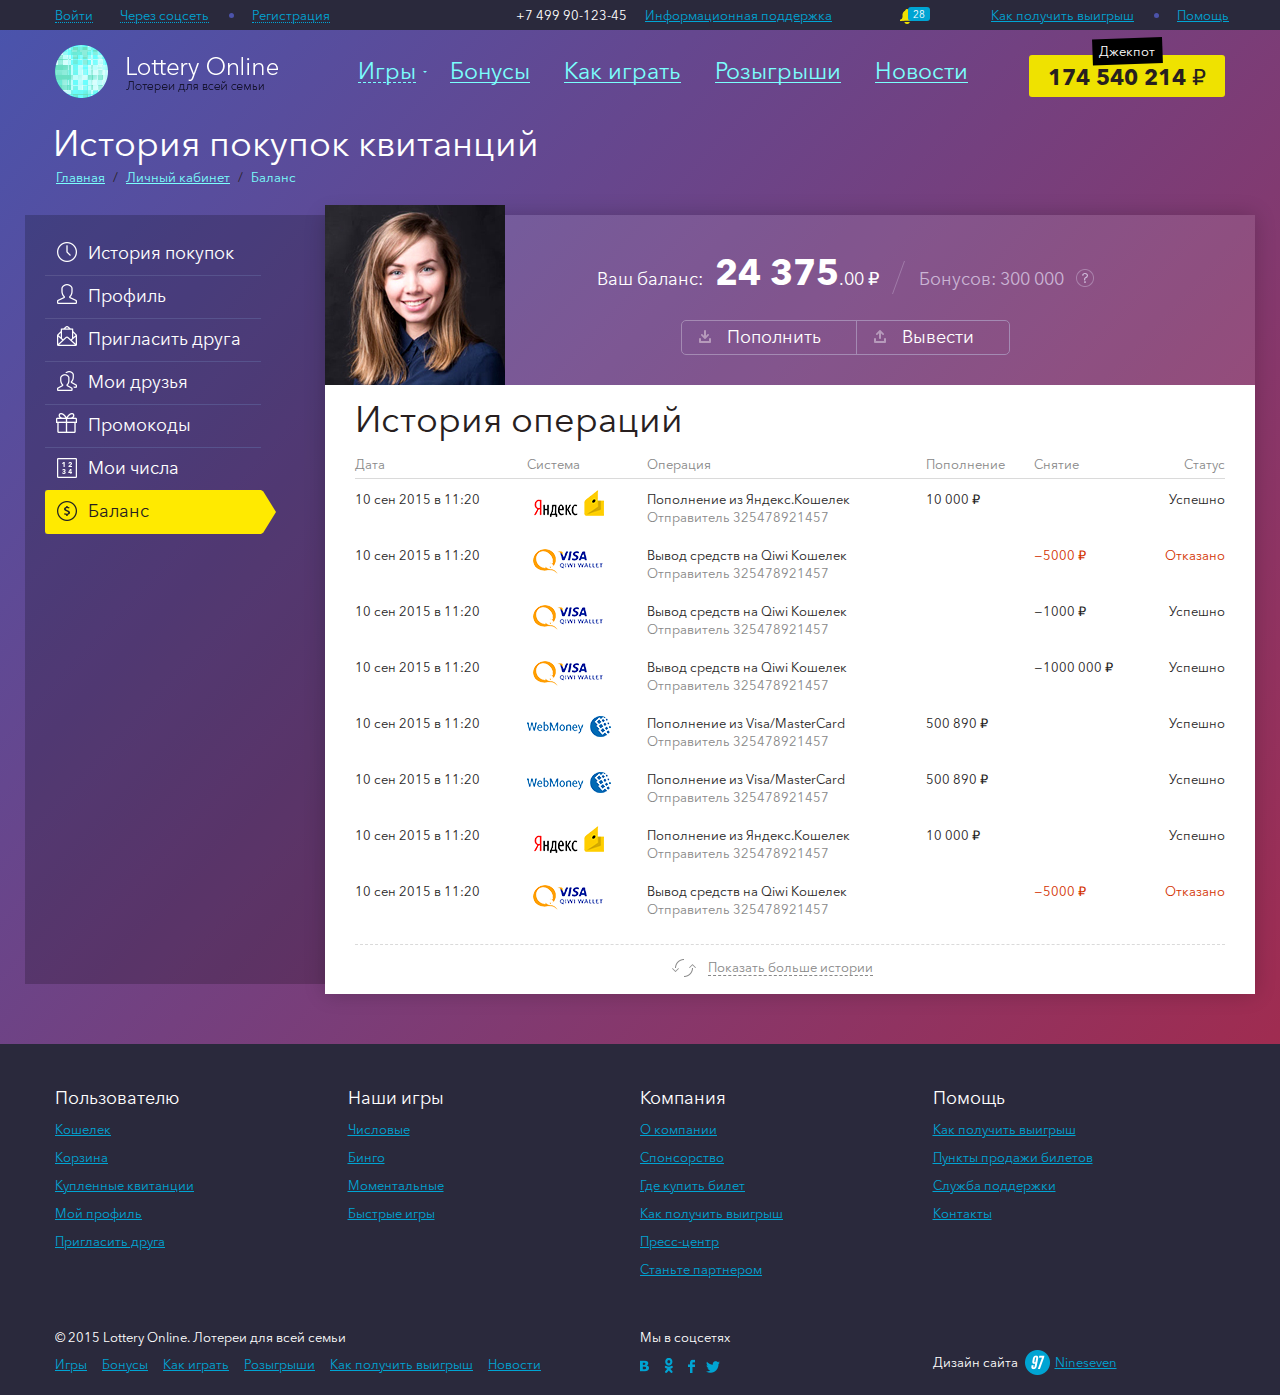
<file: profile_balanc.html>
<!DOCTYPE html>
<html lang="ru">
	<head>
		<meta charset="utf-8">
		<meta http-equiv="X-UA-Compatible" content="IE=edge">
		<meta name="viewport" content="width=device-width, initial-scale=1">
		<title>test</title>
		<!-- <link rel="icon" href="img/favicon.png" type="image/x-icon" /> -->
		<link href="js/vendors/slick/slick.css" rel="stylesheet">
		<link href="js/vendors/scrollercontent/jquery.mThumbnailScroller.css" rel="stylesheet">
		<link href="css/style.css" rel="stylesheet">
		<link href="http://fonts.googleapis.com/css?family=PT+Sans:regular,italic,bold,bolditalic" rel="stylesheet" type="text/css" />
		<!--[if lt IE 9]>
			<script src="https://oss.maxcdn.com/html5shiv/3.7.2/html5shiv.min.js"></script>
			<script src="https://oss.maxcdn.com/respond/1.4.2/respond.min.js"></script>
		<![endif]-->

		<script src="https://ajax.googleapis.com/ajax/libs/jquery/1.11.3/jquery.min.js"></script>
		<script src="js/vendors/slick/slick.min.js"></script>
		<script src="js/vendors/spin/spin.js"></script>
		<script src="js/jquery-ui.min.js"></script>
		<script src="js/jquery.mixitup.js"></script>
		<script src="js/vendors/scrollercontent/jquery.mThumbnailScroller.js"></script>
		<script src="js/jquery.mousewheel.js"></script>
		<script src="js/jquery.selectik.min.js"></script>
		<script src="js/jquery.jscrollpane.min.js"></script>
		<script src="js/jquery.mask.min.js"></script>

		<script src="js/interface.js"></script>
	</head>
	<body>
		<!--LAYOUT-->
		<div class="layout">
			<div class="top">
				<div class="container">
					<ul class="fleft">
						<li class="top-menu__item"><a href="#enter-popup" class="top__anchor popup_open" rel="#enter-popup"><span>Войти</span></a></li>
						<li class="top-menu__item"><a href="#" class="separator top__anchor"><span>Через соцсеть</span></a></li>
						<li class="top-menu__item"><a href="#" class="top__anchor popup_open" rel="#register-popup"><span>Регистрация</span></a></li>
					</ul>

					<ul class="fright">
						<li class="top-menu__item"><a href="#" class="separator">Как получить выигрыш</a></li>
						<li class="top-menu__item"><a href="#">Помощь</a></li>
					</ul>
					<div class="top__center">
						<span class="top__phone">+7 499 90-123-45</span>
						<a href="#">Информационная поддержка</a>
						<a href="#" class="bell"><span>28</span></a>
					</div>
				</div>
			</div>
			<div class="popup-message">
				<div class="message-head">Сообщение</div>
				<div class="message-cont first">
					<h4>22.12.15, 23:34</h4>
					<p>Всероссийская государственная лотерея</p>
				</div>
				<div class="message-cont">
					<h4>22.12.15, 23:34</h4>
					<p>Всероссийская государственная лотерея</p>
				</div>
				<div class="message-head">Бонус</div>
				<div class="message-cont first">
					<h4>22.12.15, 23:34</h4>
					<p>Всероссийская государственная лотерея</p>
				</div>
				<div class="message-cont">
					<h4>22.12.15, 23:34</h4>
					<p>Всероссийская государственная лотерея</p>
				</div>
			</div>
			<header class="page-header">
				<div class="container">
					<div class="top-logo">
						<img src="img/content/top-logo.png" alt="">
					</div>
					<div class="jackpot">
						174 540 214 &#8381;
						<span class="jackpot__title"><i>Джекпот</i></span>
					</div>
					<nav class="top-nav">
						<a href="#" class="top-nav__item top-nav__item--submenu"><span>Игры</span></a>
						<a href="#" class="top-nav__item"><span>Бонусы</span></a>
						<a href="#" class="top-nav__item"><span>Как играть</span></a>
						<a href="#" class="top-nav__item"><span>Розыгрыши</span></a>
						<a href="#" class="top-nav__item"><span>Новости</span></a>
					</nav>
					<div class="top-nav__submenu">
						<div class="top-nav__submenu-list">
							<div class="top-nav__submenu-list__item">
								<div class="top-nav__submenu-list__item-title">Тиражные лотереи</div>
								<div class="top-nav__submenu-list__item-link">
									<a href="#">
										<img src="img/submenu-games/game1.jpg" alt="">
									</a>
								</div>
								<div class="top-nav__submenu-list__item-link">
									<a href="#">
										<img src="img/submenu-games/game2.jpg" alt="">
									</a>
								</div>
								<div class="top-nav__submenu-list__item-link">
									<a href="#">
										<img src="img/submenu-games/game3.jpg" alt="">
									</a>
								</div>
								<div class="top-nav__submenu-list__item-link">
									<a href="#">
										<img src="img/submenu-games/game4.jpg" alt="">
									</a>
								</div>
								<div class="top-nav__submenu-list__item-link">
									<a href="#">
										<img src="img/submenu-games/game5.jpg" alt="">
									</a>
								</div>
							</div>
							<div class="top-nav__submenu-list__item">
								<div class="top-nav__submenu-list__item-title">Бинго</div>
								<div class="top-nav__submenu-list__item-link">
									<a href="#">
										<img src="img/submenu-games/game6.jpg" alt="">
									</a>
								</div>
								<div class="top-nav__submenu-list__item-link">
									<a href="#">
										<img src="img/submenu-games/game7.jpg" alt="">
									</a>
								</div>
							</div>
							<div class="top-nav__submenu-list__item">
								<div class="top-nav__submenu-list__item-title">Бонусные</div>
								<div class="top-nav__submenu-list__item-link">
									<a href="#">
										<img src="img/submenu-games/game8.jpg" alt="">
									</a>
								</div>
								<div class="top-nav__submenu-list__item-link">
									<a href="#">
										<img src="img/submenu-games/game9.jpg" alt="">
									</a>
								</div>
								<div class="top-nav__submenu-list__item-link">
									<a href="#">
										<img src="img/submenu-games/game10.jpg" alt="">
									</a>
								</div>
								<div class="top-nav__submenu-list__item-link">
									<a href="#">
										<img src="img/submenu-games/game11.jpg" alt="">
									</a>
								</div>
								<div class="top-nav__submenu-list__item-link">
									<a href="#">
										<img src="img/submenu-games/game12.jpg" alt="">
									</a>
								</div>
								<div class="top-nav__submenu-list__item-link">
									<a href="#">
										<img src="img/submenu-games/game1.jpg" alt="">
									</a>
								</div>
							</div>
							<div class="top-nav__submenu-list__item">
								<div class="top-nav__submenu-list__item-title">Живые дилеры</div>
								<div class="top-nav__submenu-list__item-link">
									<a href="#">
										<img src="img/submenu-games/game2.jpg" alt="">
									</a>
								</div>
								<div class="top-nav__submenu-list__item-link">
									<a href="#">
										<img src="img/submenu-games/game3.jpg" alt="">
									</a>
								</div>
								<div class="top-nav__submenu-list__item-link">
									<a href="#">
										<img src="img/submenu-games/game4.jpg" alt="">
									</a>
								</div>
							</div>
							<div class="top-nav__submenu-list__item">
								<div class="top-nav__submenu-list__item-title">Все по 100</div>
								<div class="top-nav__submenu-list__item-link">
									<a href="#">
										<img src="img/submenu-games/game5.jpg" alt="">
									</a>
								</div>
								<div class="top-nav__submenu-list__item-link">
									<a href="#">
										<img src="img/submenu-games/game6.jpg" alt="">
									</a>
								</div>
								<div class="top-nav__submenu-list__item-link">
									<a href="#">
										<img src="img/submenu-games/game7.jpg" alt="">
									</a>
								</div>
								<div class="top-nav__submenu-list__item-link">
									<a href="#">
										<img src="img/submenu-games/game8.jpg" alt="">
									</a>
								</div>
								<div class="top-nav__submenu-list__item-link">
									<a href="#">
										<img src="img/submenu-games/game9.jpg" alt="">
									</a>
								</div>
							</div>
							<div class="top-nav__submenu-list__item">
								<div class="top-nav__submenu-list__item-title">Быстрые игры</div>
								<div class="top-nav__submenu-list__item-link">
									<a href="#">
										<img src="img/submenu-games/game10.jpg" alt="">
									</a>
								</div>
								<div class="top-nav__submenu-list__item-link">
									<a href="#">
										<img src="img/submenu-games/game11.jpg" alt="">
									</a>
								</div>
								<div class="top-nav__submenu-list__item-link">
									<a href="#">
										<img src="img/submenu-games/game12.jpg" alt="">
									</a>
								</div>
								<div class="top-nav__submenu-list__item-link">
									<a href="#">
										<img src="img/submenu-games/game1.jpg" alt="">
									</a>
								</div>
							</div>
						</div>
					</div>	
				</div>
			</header>
			
			<section class="wr">
				<div class="inner-header">История покупок квитанций</div>
				<div class="crubs"><a href="">Главная</a> / <a href="">Личный кабинет</a> / <span>Баланс</span></div>
			</section>
			<section class="profile">
				<div class="profile-left">
					<ul class="profile-menu">
						<li><a href=""><span class="ico-prof-1"></span>История покупок</a></li>
						<li><a href=""><span class="ico-prof-2"></span>Профиль</a></li>
						<li><a href=""><span class="ico-prof-3"></span>Пригласить друга</a></li>
						<li><a href=""><span class="ico-prof-4"></span>Мои друзья</a></li>
						<li><a href=""><span class="ico-prof-5"></span>Промокоды</a></li>
						<li><a href=""><span class="ico-prof-6"></span>Мои числа</a></li>
						<li class="active"><a href=""><span class="ico-prof-7"></span>Баланс</a></li>
					</ul>
				</div>
				<div class="profile-right profile-balance">
					<div class="balance-ava"><img src="img/ava1.jpg" alt=""></div>
					<div class="balance-total">
						Ваш баланс: &#160; <strong>24 375</strong>.00 &#8381; <em><img src="img/slash.png" alt=""></em> <span>Бонусов: 300 000</span> &#160;
						<span class="form-tooltip"><img src="img/ico-help.png" class="ico-help" alt=""><span><em>Подсказка</em></span></span>
						<div class="balance-btn">
							<ul>
								<li class="balance-add"><a href="#tab-balance-1">Пополнить</a></li><li class="balance-withdraw"><a href="#tab-balance-2">Вывести</a></li>
							</ul>
						</div>
					</div>
					<div class="clearfix"></div>
					<div class="balance-content">
						<div id="tab-balance-1" class="tab-balance">
							<div class="balance-form">
								<div class="balance-form-head">
									<a href="" class="balance-form-close"></a>
									<ul class="balance-bank">
										<li class="active"><a href="#history-1, #history-11"><img src="img/master.png" alt=""></a></li><!--
										--><li><a href="#history-2"><img src="img/visa.png" alt=""></a></li><!--
										--><li><a href="#history-3"><img src="img/qivi.png" alt=""></a></li><!--
										--><li><a href="#history-4"><img src="img/wm.png" alt=""></a></li><!--
										--><li><a href="#history-5"><img src="img/ya.png" alt=""></a></li>
									</ul>
								</div>
							</div>
							<div id="history-1" class="balance-form-tab" style="display: block;">
								<div class="balance-form-in">
									<div class="balance-form-inp">
										<div class="bal-form-header"><i>1.</i> Введите аккаунт MasterCard</div>
										<div class="bal-form-input"><input type="text" placeholder="+7 ___ ___ __ __" mask="+7 000 000 00 00" class='mask-shablon'></div>

										<div class="bal-form-header"><i>2.</i> Сумма для пополнения</div>
										<div class="bal-form-input"><input type="text" class="form-pay"> &#8381;</div>

										<div class="bal-form-header"><i>3.</i> Код, полученный в СМС 
											<span class="form-tooltip"><img src="img/ico-help-bl.png" alt=""><span><em>Подсказка</em></span></span>
										</div>
										<div class="bal-form-input"><input type="text" class="form-code"><a href="" class="lnk-code">Получить код</a></div>
										<div class="bal-form-btn"><button class="btn-st btn-red">Пополнить баланс</button></div>
									</div>
									<div class="balance-form-table">
										<table>
											<tr>
												<td class="first">Неограниченный лимит переводов
													<div class="table-check"><img src="img/table-check.png" alt=""></div>
												</td>
											</tr>
											<tr>
												<td>Минимальная операция 100 руб., <br>
												максимальная — 14 999 руб.</td>
											</tr>
											<tr>
												<td>Код будет отправлен на номер, <br>
												указанный при регистрации</td>
											</tr>
										</table>
									</div>
									<div class="clearfix"></div>
								</div>
							</div>
							<div id="history-2" class="balance-form-tab">
								<div class="balance-form-in">
									<div class="balance-form-inp">
										<div class="bal-form-header"><i>1.</i> Введите аккаунт VISA</div>
										<div class="bal-form-input"><input type="text" placeholder="____ ____ ____ ____" mask="0000 0000 0000 0000" class='mask-shablon'></div>

										<div class="bal-form-header"><i>2.</i> Сумма для пополнения</div>
										<div class="bal-form-input"><input type="text" class="form-pay"> &#8381;</div>

										<div class="bal-form-header"><i>3.</i> Код, полученный в СМС 
											<span class="form-tooltip"><img src="img/ico-help-bl.png" alt=""><span><em>Подсказка</em></span></span>
										</div>
										<div class="bal-form-input"><input type="text" class="form-code"><a href="" class="lnk-code">Получить код</a></div>
										<div class="bal-form-btn"><button class="btn-st btn-red">Пополнить баланс</button></div>
									</div>
									<div class="balance-form-table">
										<table>
											<tr>
												<td class="first">Неограниченный лимит переводов
													<div class="table-check"><img src="img/table-check.png" alt=""></div>
												</td>
											</tr>
											<tr>
												<td>Минимальная операция 100 руб., <br>
												максимальная — 14 999 руб.</td>
											</tr>
											<tr>
												<td>Код будет отправлен на номер, <br>
												указанный при регистрации</td>
											</tr>
										</table>
									</div>
									<div class="clearfix"></div>
								</div>
							</div>
							<div id="history-3" class="balance-form-tab">
								<div class="balance-form-in">
									<div class="balance-form-inp">
										<div class="bal-form-header"><i>1.</i> Введите аккаунт QIWI</div>
										<div class="bal-form-input"><input type="text" placeholder="____ ____ ____ ____" mask="0000 0000 0000 0000" class='mask-shablon'></div>

										<div class="bal-form-header"><i>2.</i> Сумма для пополнения</div>
										<div class="bal-form-input"><input type="text" class="form-pay"> &#8381;</div>

										<div class="bal-form-header"><i>3.</i> Код, полученный в СМС 
											<span class="form-tooltip"><img src="img/ico-help-bl.png" alt=""><span><em>Подсказка</em></span></span>
										</div>
										<div class="bal-form-input"><input type="text" class="form-code"><a href="" class="lnk-code">Получить код</a></div>
										<div class="bal-form-btn"><button class="btn-st btn-red">Пополнить баланс</button></div>
									</div>
									<div class="balance-form-table">
										<table>
											<tr>
												<td class="first">Неограниченный лимит переводов
													<div class="table-check"><img src="img/table-check.png" alt=""></div>
												</td>
											</tr>
											<tr>
												<td>Минимальная операция 100 руб., <br>
												максимальная — 14 999 руб.</td>
											</tr>
											<tr>
												<td>Код будет отправлен на номер, <br>
												указанный при регистрации</td>
											</tr>
										</table>
									</div>
									<div class="clearfix"></div>
								</div>
							</div>
							<div id="history-4" class="balance-form-tab">
								<div class="balance-form-in">
									<div class="balance-form-inp">
										<div class="bal-form-header"><i>1.</i> Введите аккаунт WebMoney</div>
										<div class="bal-form-input"><input type="text" placeholder="____________" mask="000000000000" class='mask-shablon'></div>

										<div class="bal-form-header"><i>2.</i> Сумма для пополнения</div>
										<div class="bal-form-input"><input type="text" class="form-pay"> &#8381;</div>

										<div class="bal-form-header"><i>3.</i> Код, полученный в СМС 
											<span class="form-tooltip"><img src="img/ico-help-bl.png" alt=""><span><em>Подсказка</em></span></span>
										</div>
										<div class="bal-form-input"><input type="text" class="form-code"><a href="" class="lnk-code">Получить код</a></div>
										<div class="bal-form-btn"><button class="btn-st btn-red">Пополнить баланс</button></div>
									</div>
									<div class="balance-form-table">
										<table>
											<tr>
												<td class="first">Неограниченный лимит переводов
													<div class="table-check"><img src="img/table-check.png" alt=""></div>
												</td>
											</tr>
											<tr>
												<td>Минимальная операция 100 руб., <br>
												максимальная — 14 999 руб.</td>
											</tr>
											<tr>
												<td>Код будет отправлен на номер, <br>
												указанный при регистрации</td>
											</tr>
										</table>
									</div>
									<div class="clearfix"></div>
								</div>
							</div>
							<div id="history-5" class="balance-form-tab">
								<div class="balance-form-in">
									<div class="balance-form-inp">
										<div class="bal-form-header"><i>1.</i> Введите аккаунт Яедекс Деньги</div>
										<div class="bal-form-input"><input type="text" placeholder="____________" mask="000000000000" class='mask-shablon'></div>

										<div class="bal-form-header"><i>2.</i> Сумма для пополнения</div>
										<div class="bal-form-input"><input type="text" class="form-pay"> &#8381;</div>

										<div class="bal-form-header"><i>3.</i> Код, полученный в СМС 
											<span class="form-tooltip"><img src="img/ico-help-bl.png" alt=""><span><em>Подсказка</em></span></span>
										</div>
										<div class="bal-form-input"><input type="text" class="form-code"><a href="" class="lnk-code">Получить код</a></div>
										<div class="bal-form-btn"><button class="btn-st btn-red">Пополнить баланс</button></div>
									</div>
									<div class="balance-form-table">
										<table>
											<tr>
												<td class="first">Неограниченный лимит переводов
													<div class="table-check"><img src="img/table-check.png" alt=""></div>
												</td>
											</tr>
											<tr>
												<td>Минимальная операция 100 руб., <br>
												максимальная — 14 999 руб.</td>
											</tr>
											<tr>
												<td>Код будет отправлен на номер, <br>
												указанный при регистрации</td>
											</tr>
										</table>
									</div>
									<div class="clearfix"></div>
								</div>
							</div>
						</div>
						<div id="tab-balance-2" class="tab-balance">
							<div class="balance-form">
								<div class="balance-form-head">
									<a href="" class="balance-form-close"></a>
									<ul class="balance-bank">
										<li class="active"><a href="#history-11"><img src="img/master.png" alt=""></a></li><!--
										--><li><a href="#history-12"><img src="img/visa.png" alt=""></a></li><!--
										--><li><a href="#history-13"><img src="img/qivi.png" alt=""></a></li><!--
										--><li><a href="#history-14"><img src="img/wm.png" alt=""></a></li><!--
										--><li><a href="#history-15"><img src="img/ya.png" alt=""></a></li>
									</ul>
								</div>
							</div>
							<div id="history-11" class="balance-form-tab" style="display: block;">
								<div class="balance-form-in">
									<div class="balance-form-inp">
										<div class="bal-form-header"><i>1.</i> Введите аккаунт MasterCard</div>
										<div class="bal-form-input"><input type="text" placeholder="+7 ___ ___ __ __" mask="+7 000 000 00 00" class='mask-shablon'></div>

										<div class="bal-form-header"><i>2.</i> Сумма для вывода</div>
										<div class="bal-form-input"><input type="text" class="form-pay"> &#8381;</div>

										<div class="bal-form-header"><i>3.</i> Код, полученный в СМС 
											<span class="form-tooltip"><img src="img/ico-help-bl.png" alt=""><span><em>Подсказка</em></span></span>
										</div>
										<div class="bal-form-input"><input type="text" class="form-code"><a href="" class="lnk-code">Получить код</a></div>
										<div class="bal-form-btn"><button class="btn-st btn-red">Пополнить баланс</button></div>
									</div>
									<div class="balance-form-table">
										<table>
											<tr>
												<td class="first">Неограниченный лимит переводов
													<div class="table-check"><img src="img/table-check.png" alt=""></div>
												</td>
											</tr>
											<tr>
												<td>Минимальная операция 100 руб., <br>
												максимальная — 14 999 руб.</td>
											</tr>
											<tr>
												<td>Код будет отправлен на номер, <br>
												указанный при регистрации</td>
											</tr>
										</table>
									</div>
									<div class="clearfix"></div>
								</div>
							</div>
							<div id="history-12" class="balance-form-tab">
								<div class="balance-form-in">
									<div class="balance-form-inp">
										<div class="bal-form-header"><i>1.</i> Введите аккаунт VISA</div>
										<div class="bal-form-input"><input type="text" placeholder="____ ____ ____ ____" mask="0000 0000 0000 0000" class='mask-shablon'></div>

										<div class="bal-form-header"><i>2.</i> Сумма для вывода</div>
										<div class="bal-form-input"><input type="text" class="form-pay"> &#8381;</div>

										<div class="bal-form-header"><i>3.</i> Код, полученный в СМС 
											<span class="form-tooltip"><img src="img/ico-help-bl.png" alt=""><span><em>Подсказка</em></span></span>
										</div>
										<div class="bal-form-input"><input type="text" class="form-code"><a href="" class="lnk-code">Получить код</a></div>
										<div class="bal-form-btn"><button class="btn-st btn-red">Пополнить баланс</button></div>
									</div>
									<div class="balance-form-table">
										<table>
											<tr>
												<td class="first">Неограниченный лимит переводов
													<div class="table-check"><img src="img/table-check.png" alt=""></div>
												</td>
											</tr>
											<tr>
												<td>Минимальная операция 100 руб., <br>
												максимальная — 14 999 руб.</td>
											</tr>
											<tr>
												<td>Код будет отправлен на номер, <br>
												указанный при регистрации</td>
											</tr>
										</table>
									</div>
									<div class="clearfix"></div>
								</div>
							</div>
							<div id="history-13" class="balance-form-tab">
								<div class="balance-form-in">
									<div class="balance-form-inp">
										<div class="bal-form-header"><i>1.</i> Введите аккаунт QIWI</div>
										<div class="bal-form-input"><input type="text" placeholder="____ ____ ____ ____" mask="0000 0000 0000 0000" class='mask-shablon'></div>

										<div class="bal-form-header"><i>2.</i> Сумма для вывода</div>
										<div class="bal-form-input"><input type="text" class="form-pay"> &#8381;</div>

										<div class="bal-form-header"><i>3.</i> Код, полученный в СМС 
											<span class="form-tooltip"><img src="img/ico-help-bl.png" alt=""><span><em>Подсказка</em></span></span>
										</div>
										<div class="bal-form-input"><input type="text" class="form-code"><a href="" class="lnk-code">Получить код</a></div>
										<div class="bal-form-btn"><button class="btn-st btn-red">Пополнить баланс</button></div>
									</div>
									<div class="balance-form-table">
										<table>
											<tr>
												<td class="first">Неограниченный лимит переводов
													<div class="table-check"><img src="img/table-check.png" alt=""></div>
												</td>
											</tr>
											<tr>
												<td>Минимальная операция 100 руб., <br>
												максимальная — 14 999 руб.</td>
											</tr>
											<tr>
												<td>Код будет отправлен на номер, <br>
												указанный при регистрации</td>
											</tr>
										</table>
									</div>
									<div class="clearfix"></div>
								</div>
							</div>
							<div id="history-14" class="balance-form-tab">
								<div class="balance-form-in">
									<div class="balance-form-inp">
										<div class="bal-form-header"><i>1.</i> Введите аккаунт WebMoney</div>
										<div class="bal-form-input"><input type="text" placeholder="____________" mask="000000000000" class='mask-shablon'></div>

										<div class="bal-form-header"><i>2.</i> Сумма для вывода</div>
										<div class="bal-form-input"><input type="text" class="form-pay"> &#8381;</div>

										<div class="bal-form-header"><i>3.</i> Код, полученный в СМС 
											<span class="form-tooltip"><img src="img/ico-help-bl.png" alt=""><span><em>Подсказка</em></span></span>
										</div>
										<div class="bal-form-input"><input type="text" class="form-code"><a href="" class="lnk-code">Получить код</a></div>
										<div class="bal-form-btn"><button class="btn-st btn-red">Пополнить баланс</button></div>
									</div>
									<div class="balance-form-table">
										<table>
											<tr>
												<td class="first">Неограниченный лимит переводов
													<div class="table-check"><img src="img/table-check.png" alt=""></div>
												</td>
											</tr>
											<tr>
												<td>Минимальная операция 100 руб., <br>
												максимальная — 14 999 руб.</td>
											</tr>
											<tr>
												<td>Код будет отправлен на номер, <br>
												указанный при регистрации</td>
											</tr>
										</table>
									</div>
									<div class="clearfix"></div>
								</div>
							</div>
							<div id="history-15" class="balance-form-tab">
								<div class="balance-form-in">
									<div class="balance-form-inp">
										<div class="bal-form-header"><i>1.</i> Введите аккаунт Яедекс Деньги</div>
										<div class="bal-form-input"><input type="text" placeholder="____________" mask="000000000000" class='mask-shablon'></div>

										<div class="bal-form-header"><i>2.</i> Сумма для вывода</div>
										<div class="bal-form-input"><input type="text" class="form-pay"> &#8381;</div>

										<div class="bal-form-header"><i>3.</i> Код, полученный в СМС 
											<span class="form-tooltip"><img src="img/ico-help-bl.png" alt=""><span><em>Подсказка</em></span></span>
										</div>
										<div class="bal-form-input"><input type="text" class="form-code"><a href="" class="lnk-code">Получить код</a></div>
										<div class="bal-form-btn"><button class="btn-st btn-red">Пополнить баланс</button></div>
									</div>
									<div class="balance-form-table">
										<table>
											<tr>
												<td class="first">Неограниченный лимит переводов
													<div class="table-check"><img src="img/table-check.png" alt=""></div>
												</td>
											</tr>
											<tr>
												<td>Минимальная операция 100 руб., <br>
												максимальная — 14 999 руб.</td>
											</tr>
											<tr>
												<td>Код будет отправлен на номер, <br>
												указанный при регистрации</td>
											</tr>
										</table>
									</div>
									<div class="clearfix"></div>
								</div>
							</div>
						</div>

						<div class="balance-history">
							<div class="h2">История операций</div>
							<table class="history-table">
								<tr>
									<th>Дата</th>
									<th>Система</th>
									<th>Операция</th>
									<th>Пополнение</th>
									<th>Снятие</th>
									<th class="last">Статус</th>
								</tr>
								<tr>
									<td class="first">10 сен 2015 в 11:20</td>
									<td><img src="img/h-ya.png" alt=""></td>
									<td>Пополнение из Яндекс.Кошелек <br>
									<span>Отправитель 325478921457</span></td>
									<td>10 000 &#8381;</td>
									<td></td>
									<td class="last">Успешно</td>
								</tr>
								<tr>
									<td class="first">10 сен 2015 в 11:20</td>
									<td><img src="img/h-visa.png" alt=""></td>
									<td>Вывод средств на Qiwi Кошелек <br>
									<span>Отправитель 325478921457</span></td>
									<td></td>
									<td><span class="color-red">−5000 &#8381;</span></td>
									<td class="last"><span class="color-red">Отказано</span></td>
								</tr>
								<tr>
									<td class="first">10 сен 2015 в 11:20</td>
									<td><img src="img/h-visa.png" alt=""></td>
									<td>Вывод средств на Qiwi Кошелек <br>
									<span>Отправитель 325478921457</span></td>
									<td></td>
									<td>−1000 &#8381;</td>
									<td class="last">Успешно</td>
								</tr>
								<tr>
									<td class="first">10 сен 2015 в 11:20</td>
									<td><img src="img/h-visa.png" alt=""></td>
									<td>Вывод средств на Qiwi Кошелек <br>
									<span>Отправитель 325478921457</span></td>
									<td></td>
									<td>−1000 000 &#8381;</td>
									<td class="last">Успешно</td>
								</tr>
								<tr>
									<td class="first">10 сен 2015 в 11:20</td>
									<td><img src="img/h-wm.png" alt=""></td>
									<td>Пополнение из Visa/MasterCard <br>
									<span>Отправитель 325478921457</span></td>
									<td>500 890 &#8381;</td>
									<td></td>
									<td class="last">Успешно</td>
								</tr>
								<tr>
									<td class="first">10 сен 2015 в 11:20</td>
									<td><img src="img/h-wm.png" alt=""></td>
									<td>Пополнение из Visa/MasterCard <br>
									<span>Отправитель 325478921457</span></td>
									<td>500 890 &#8381;</td>
									<td></td>
									<td class="last">Успешно</td>
								</tr>
								<tr>
									<td class="first">10 сен 2015 в 11:20</td>
									<td><img src="img/h-ya.png" alt=""></td>
									<td>Пополнение из Яндекс.Кошелек <br>
									<span>Отправитель 325478921457</span></td>
									<td>10 000 &#8381;</td>
									<td></td>
									<td class="last">Успешно</td>
								</tr>
								<tr>
									<td class="first">10 сен 2015 в 11:20</td>
									<td><img src="img/h-visa.png" alt=""></td>
									<td>Вывод средств на Qiwi Кошелек <br>
									<span>Отправитель 325478921457</span></td>
									<td></td>
									<td><span class="color-red">−5000 &#8381;</span></td>
									<td class="last"><span class="color-red">Отказано</span></td>
								</tr>
							</table>
							<div class="add-hostory"><a href="">Показать больше истории</a></div>
						</div>
					</div>
				</div>
				
				<div class="clearfix"></div>
			</section>

			<section class="page-footer">
				<div class="container">
					<div class="row">
						<div class="page-footer__list-wrap">
							<div class="page-footer__list col-xs-3">
								<ul>
									<li class="page-footer__list-item page-footer__list-item--title">Пользователю</li>
									<li class="page-footer__list-item"><a href="#">Кошелек</a></li>
									<li class="page-footer__list-item"><a href="#">Корзина</a></li>
									<li class="page-footer__list-item"><a href="#">Купленные квитанции</a></li>
									<li class="page-footer__list-item"><a href="#">Мой профиль</a></li>
									<li class="page-footer__list-item"><a href="#">Пригласить друга</a></li>
								</ul>
							</div>
							<div class="page-footer__list col-xs-3">
								<ul>
									<li class="page-footer__list-item page-footer__list-item--title">Наши игры</li>
									<li class="page-footer__list-item"><a href="#">Числовые</a></li>
									<li class="page-footer__list-item"><a href="#">Бинго</a></li>
									<li class="page-footer__list-item"><a href="#">Моментальные</a></li>
									<li class="page-footer__list-item"><a href="#">Быстрые игры</a></li>
								</ul>
							</div>
							<div class="page-footer__list col-xs-3">
								<ul>
									<li class="page-footer__list-item page-footer__list-item--title">Компания</li>
									<li class="page-footer__list-item"><a href="#">О компании</a></li>
									<li class="page-footer__list-item"><a href="#">Спонсорство</a></li>
									<li class="page-footer__list-item"><a href="#">Где купить билет</a></li>
									<li class="page-footer__list-item"><a href="#">Как получить выигрыш</a></li>
									<li class="page-footer__list-item"><a href="#">Пресс-центр</a></li>
									<li class="page-footer__list-item"><a href="#">Станьте партнером</a></li>
								</ul>
							</div>
							<div class="page-footer__list col-xs-3">
								<ul>
									<li class="page-footer__list-item page-footer__list-item--title">Помощь</li>
									<li class="page-footer__list-item"><a href="#">Как получить выигрыш</a></li>
									<li class="page-footer__list-item"><a href="#">Пункты продажи билетов</a></li>
									<li class="page-footer__list-item"><a href="#">Служба поддержки</a></li>
									<li class="page-footer__list-item"><a href="#">Контакты</a></li>
								</ul>
							</div>
						</div>
						<div class="page-footer__copyright">
							<div class="page-footer__copyright-item page-footer__copyright-item--long col-xs-6">
								<div class="title">&copy; 2015 Lottery Online. Лотереи для всей семьи</div>
								<div class="page-footer__nav">
									<a href="#">Игры</a>
									<a href="#">Бонусы</a>
									<a href="#">Как играть</a>
									<a href="#">Розыгрыши</a>
									<a href="#">Как получить выигрыш</a>
									<a href="#">Новости</a>
								</div>
							</div>
							<div class="page-footer__copyright-item col-xs-3">
								<div class="title">Мы в соцсетях</div>
								<div class="page-footer__socials">
									<a href="#" class="page-footer__socials-item vk"></a>
									<a href="#" class="page-footer__socials-item ok"></a>
									<a href="#" class="page-footer__socials-item facebook"></a>
									<a href="#" class="page-footer__socials-item twitter"></a>
								</div>
							</div>
							<div class="page-footer__copyright-item col-xs-3">
								<div class="develop">
									Дизайн сайта <a href="http://nineseven.ru/" target="blank" class="nineseven">Nineseven</a>
								</div>
							</div>
						</div>
					</div>
				</div>
			</section>
		</div><!-- END LAYOUT-->		
		
		<!-- POPUP -->
		<div id="enter-popup" class="popup">
			<a href="" class="close"></a>
			<div class="popup-header">Авторизация</div>
			<div class="popup-soc">
				<p><span>Войти через</span></p>
				<ul class="soc">
					<li><a href="" class="vk"><span></span>Вконтакте</a></li>
					<li><a href="" class="mail"><span></span>Mail.ru</a></li>
					<li><a href="" class="ya"><span></span>Яндекс</a></li>
					<li><a href="" class="fb"><span></span>Facebook</a></li>
					<li><a href="" class="gplus"><span></span>Google</a></li>
				</ul>
			</div>
			<div class="popup-form">
				<div class="popup-form-c">
					<div class="form-header">Эл. почта, телефон или ID</div>
					<div class="form-cont"><input type="text"></div>
					<div class="form-header">Пароль</div>
					<div class="form-cont">
						<input type="password" class="inp-pass">
						<input type="text" class="inp-pass-txt">
						<a href="" class="pass-btn"></a>
						<div class="pass-help"><a href="">Забыли пароль?</a></div>
					</div>
					<div class="form-btn"><a href="" class="btn-st btn-red">Войти на сайт</a></div>
				</div>
				<div class="form-footer">Впервые на сайте? <a href="" class="popup_open" rel="#register-popup">Зарегистрироваться</a></div>
			</div>
		</div>

		<div id="register-popup" class="popup">
			<a href="" class="close"></a>
			<div class="popup-header">Регистрация</div>
			<div class="popup-soc">
				<p><span>Быстрация регистрация через соц.сети</span></p>
				<ul class="soc">
					<li><a href="" class="vk"><span></span>Вконтакте</a></li>
					<li><a href="" class="mail"><span></span>Mail.ru</a></li>
					<li><a href="" class="ya"><span></span>Яндекс</a></li>
					<li><a href="" class="fb"><span></span>Facebook</a></li>
					<li><a href="" class="gplus"><span></span>Google</a></li>
				</ul>
			</div>
			<div class="popup-form">
				<div class="popup-form-c">
					<div class="form-header">Эл. почта</div>
					<div class="form-cont"><input type="text"><span class="form-ico"><img src="img/ico-mail.gif" alt=""></span></div>
					<div class="form-header">Пароль</div>
					<div class="form-cont">
						<input type="password" class="inp-pass">
						<input type="text" class="inp-pass-txt">
						<a href="" class="pass-btn"></a>
						<div class="pass-help"><a href="">Забыли пароль?</a></div>
					</div>
					<div class="form-header">Номер телефона (с кодом)</div>
					<div class="form-cont"><input type="text"><span class="form-ico"><img src="img/ico-phone.gif" alt=""></span></div>
					<div class="form-header">Промокод  <span>(необязательно)</span></div>
					<div class="form-cont"><input type="text"><span class="form-ico"><img src="img/ico-procent.gif" alt=""></span></div>
					<div class="form-kapcha"><img src="img/form-kapcha.gif" alt=""></div>
					<div class="form-check">
						<input id="checkbox" type="checkbox"><label for="checkbox">Мне более 18 лет, с <a href="">правилами</a> ознакомлен и согласен</label>
					</div>

					<div class="form-btn"><a href="" class="btn-st btn-red">Зарегистрироваться</a></div>
				</div>
				<div class="form-footer">У меня есть профиль на сайте. <a href="" class="popup_open" rel="#enter-popup">Войти</a></div>
			</div>
		</div>

		<div class="popup_bg"></div>
		<!-- END POPUP -->
	
	</body>
</html>
</file>
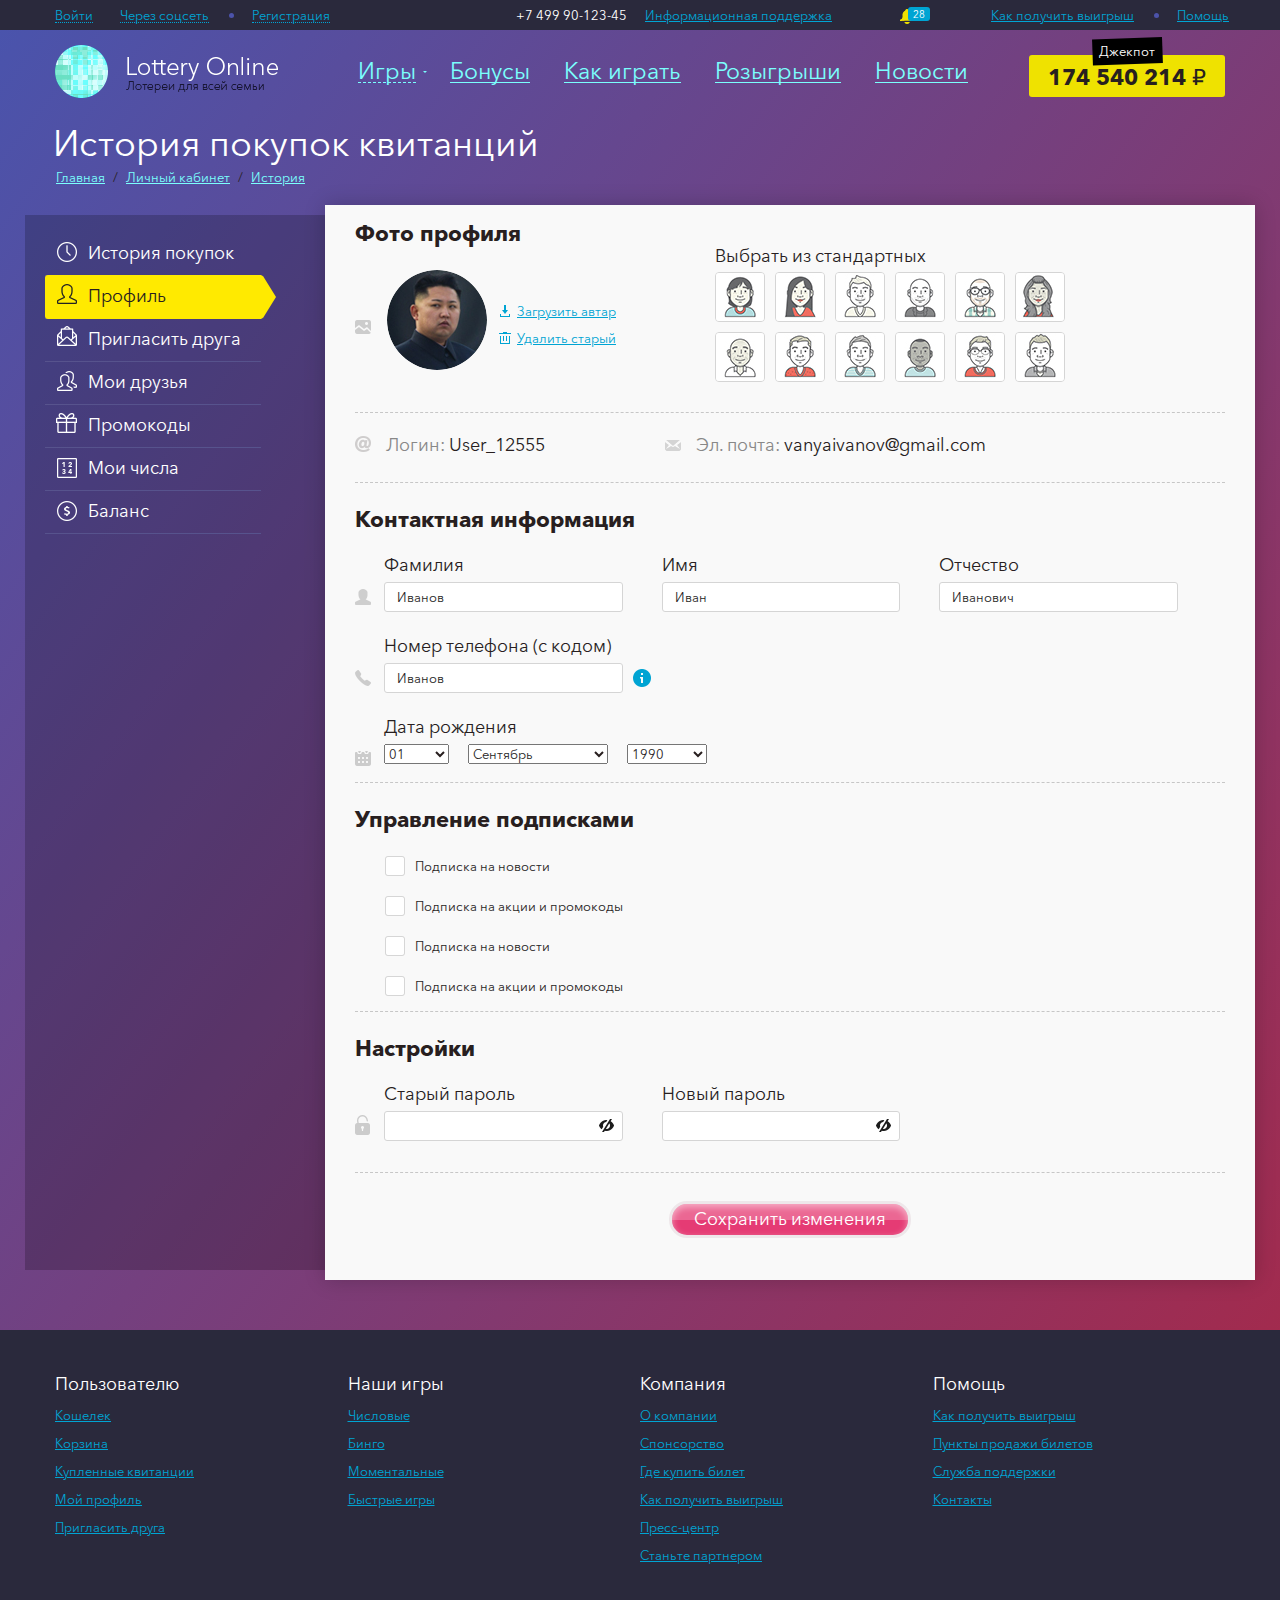
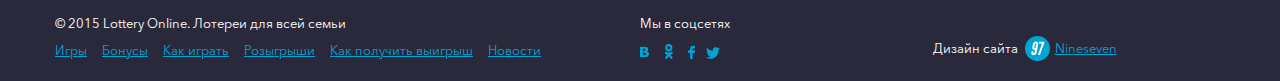
<file: profile_edit.html>
<!DOCTYPE html>
<html lang="ru">
	<head>
		<meta charset="utf-8">
		<meta http-equiv="X-UA-Compatible" content="IE=edge">
		<meta name="viewport" content="width=device-width, initial-scale=1">
		<title>test</title>
		<!-- <link rel="icon" href="img/favicon.png" type="image/x-icon" /> -->
		<link href="js/vendors/slick/slick.css" rel="stylesheet">
		<link href="js/vendors/scrollercontent/jquery.mThumbnailScroller.css" rel="stylesheet">
		<link href="css/style.css" rel="stylesheet">
		<link href="http://fonts.googleapis.com/css?family=PT+Sans:regular,italic,bold,bolditalic" rel="stylesheet" type="text/css" />
		<!--[if lt IE 9]>
			<script src="https://oss.maxcdn.com/html5shiv/3.7.2/html5shiv.min.js"></script>
			<script src="https://oss.maxcdn.com/respond/1.4.2/respond.min.js"></script>
		<![endif]-->

		<script src="https://ajax.googleapis.com/ajax/libs/jquery/1.11.3/jquery.min.js"></script>
		<script src="js/vendors/slick/slick.min.js"></script>
		<script src="js/vendors/spin/spin.js"></script>
		<script src="js/jquery-ui.min.js"></script>
		<script src="js/jquery.mixitup.js"></script>
		<script src="js/vendors/scrollercontent/jquery.mThumbnailScroller.js"></script>
		<script src="js/jquery.mousewheel.js"></script>
		<script src="js/jquery.selectik.min.js"></script>
		<script src="js/jquery.jscrollpane.min.js"></script>
		<script src="js/jquery.mask.min.js"></script>

		<script src="js/interface.js"></script>
	</head>
	<body>
		<!--LAYOUT-->
		<div class="layout">
			<div class="top">
				<div class="container">
					<ul class="fleft">
						<li class="top-menu__item"><a href="#enter-popup" class="top__anchor popup_open" rel="#enter-popup"><span>Войти</span></a></li>
						<li class="top-menu__item"><a href="#" class="separator top__anchor"><span>Через соцсеть</span></a></li>
						<li class="top-menu__item"><a href="#" class="top__anchor popup_open" rel="#register-popup"><span>Регистрация</span></a></li>
					</ul>

					<ul class="fright">
						<li class="top-menu__item"><a href="#" class="separator">Как получить выигрыш</a></li>
						<li class="top-menu__item"><a href="#">Помощь</a></li>
					</ul>
					<div class="top__center">
						<span class="top__phone">+7 499 90-123-45</span>
						<a href="#">Информационная поддержка</a>
						<a href="#" class="bell"><span>28</span></a>
					</div>
				</div>
			</div>
			<div class="popup-message">
				<div class="message-head">Сообщение</div>
				<div class="message-cont first">
					<h4>22.12.15, 23:34</h4>
					<p>Всероссийская государственная лотерея</p>
				</div>
				<div class="message-cont">
					<h4>22.12.15, 23:34</h4>
					<p>Всероссийская государственная лотерея</p>
				</div>
				<div class="message-head">Бонус</div>
				<div class="message-cont first">
					<h4>22.12.15, 23:34</h4>
					<p>Всероссийская государственная лотерея</p>
				</div>
				<div class="message-cont">
					<h4>22.12.15, 23:34</h4>
					<p>Всероссийская государственная лотерея</p>
				</div>
			</div>
			<header class="page-header">
				<div class="container">
					<div class="top-logo">
						<img src="img/content/top-logo.png" alt="">
					</div>
					<div class="jackpot">
						174 540 214 &#8381;
						<span class="jackpot__title"><i>Джекпот</i></span>
					</div>
					<nav class="top-nav">
						<a href="#" class="top-nav__item top-nav__item--submenu"><span>Игры</span></a>
						<a href="#" class="top-nav__item"><span>Бонусы</span></a>
						<a href="#" class="top-nav__item"><span>Как играть</span></a>
						<a href="#" class="top-nav__item"><span>Розыгрыши</span></a>
						<a href="#" class="top-nav__item"><span>Новости</span></a>
					</nav>
					<div class="top-nav__submenu">
						<div class="top-nav__submenu-list">
							<div class="top-nav__submenu-list__item">
								<div class="top-nav__submenu-list__item-title">Тиражные лотереи</div>
								<div class="top-nav__submenu-list__item-link">
									<a href="#">
										<img src="img/submenu-games/game1.jpg" alt="">
									</a>
								</div>
								<div class="top-nav__submenu-list__item-link">
									<a href="#">
										<img src="img/submenu-games/game2.jpg" alt="">
									</a>
								</div>
								<div class="top-nav__submenu-list__item-link">
									<a href="#">
										<img src="img/submenu-games/game3.jpg" alt="">
									</a>
								</div>
								<div class="top-nav__submenu-list__item-link">
									<a href="#">
										<img src="img/submenu-games/game4.jpg" alt="">
									</a>
								</div>
								<div class="top-nav__submenu-list__item-link">
									<a href="#">
										<img src="img/submenu-games/game5.jpg" alt="">
									</a>
								</div>
							</div>
							<div class="top-nav__submenu-list__item">
								<div class="top-nav__submenu-list__item-title">Бинго</div>
								<div class="top-nav__submenu-list__item-link">
									<a href="#">
										<img src="img/submenu-games/game6.jpg" alt="">
									</a>
								</div>
								<div class="top-nav__submenu-list__item-link">
									<a href="#">
										<img src="img/submenu-games/game7.jpg" alt="">
									</a>
								</div>
							</div>
							<div class="top-nav__submenu-list__item">
								<div class="top-nav__submenu-list__item-title">Бонусные</div>
								<div class="top-nav__submenu-list__item-link">
									<a href="#">
										<img src="img/submenu-games/game8.jpg" alt="">
									</a>
								</div>
								<div class="top-nav__submenu-list__item-link">
									<a href="#">
										<img src="img/submenu-games/game9.jpg" alt="">
									</a>
								</div>
								<div class="top-nav__submenu-list__item-link">
									<a href="#">
										<img src="img/submenu-games/game10.jpg" alt="">
									</a>
								</div>
								<div class="top-nav__submenu-list__item-link">
									<a href="#">
										<img src="img/submenu-games/game11.jpg" alt="">
									</a>
								</div>
								<div class="top-nav__submenu-list__item-link">
									<a href="#">
										<img src="img/submenu-games/game12.jpg" alt="">
									</a>
								</div>
								<div class="top-nav__submenu-list__item-link">
									<a href="#">
										<img src="img/submenu-games/game1.jpg" alt="">
									</a>
								</div>
							</div>
							<div class="top-nav__submenu-list__item">
								<div class="top-nav__submenu-list__item-title">Живые дилеры</div>
								<div class="top-nav__submenu-list__item-link">
									<a href="#">
										<img src="img/submenu-games/game2.jpg" alt="">
									</a>
								</div>
								<div class="top-nav__submenu-list__item-link">
									<a href="#">
										<img src="img/submenu-games/game3.jpg" alt="">
									</a>
								</div>
								<div class="top-nav__submenu-list__item-link">
									<a href="#">
										<img src="img/submenu-games/game4.jpg" alt="">
									</a>
								</div>
							</div>
							<div class="top-nav__submenu-list__item">
								<div class="top-nav__submenu-list__item-title">Все по 100</div>
								<div class="top-nav__submenu-list__item-link">
									<a href="#">
										<img src="img/submenu-games/game5.jpg" alt="">
									</a>
								</div>
								<div class="top-nav__submenu-list__item-link">
									<a href="#">
										<img src="img/submenu-games/game6.jpg" alt="">
									</a>
								</div>
								<div class="top-nav__submenu-list__item-link">
									<a href="#">
										<img src="img/submenu-games/game7.jpg" alt="">
									</a>
								</div>
								<div class="top-nav__submenu-list__item-link">
									<a href="#">
										<img src="img/submenu-games/game8.jpg" alt="">
									</a>
								</div>
								<div class="top-nav__submenu-list__item-link">
									<a href="#">
										<img src="img/submenu-games/game9.jpg" alt="">
									</a>
								</div>
							</div>
							<div class="top-nav__submenu-list__item">
								<div class="top-nav__submenu-list__item-title">Быстрые игры</div>
								<div class="top-nav__submenu-list__item-link">
									<a href="#">
										<img src="img/submenu-games/game10.jpg" alt="">
									</a>
								</div>
								<div class="top-nav__submenu-list__item-link">
									<a href="#">
										<img src="img/submenu-games/game11.jpg" alt="">
									</a>
								</div>
								<div class="top-nav__submenu-list__item-link">
									<a href="#">
										<img src="img/submenu-games/game12.jpg" alt="">
									</a>
								</div>
								<div class="top-nav__submenu-list__item-link">
									<a href="#">
										<img src="img/submenu-games/game1.jpg" alt="">
									</a>
								</div>
							</div>
						</div>
					</div>	
				</div>
			</header>
			
			<section class="wr">
				<div class="inner-header">История покупок квитанций</div>
				<div class="crubs"><a href="">Главная</a> / <a href="">Личный кабинет</a> / <a href="">История</a></div>
			</section>
			<section class="profile">
				<div class="profile-left">
					<ul class="profile-menu">
						<li><a href=""><span class="ico-prof-1"></span>История покупок</a></li>
						<li class="active"><a href=""><span class="ico-prof-2"></span>Профиль</a></li>
						<li><a href=""><span class="ico-prof-3"></span>Пригласить друга</a></li>
						<li><a href=""><span class="ico-prof-4"></span>Мои друзья</a></li>
						<li><a href=""><span class="ico-prof-5"></span>Промокоды</a></li>
						<li><a href=""><span class="ico-prof-6"></span>Мои числа</a></li>
						<li><a href=""><span class="ico-prof-7"></span>Баланс</a></li>
					</ul>
				</div>
				<div class="profile-right">
					<div class="h3">Фото профиля</div>
					<div class="profile-ava profile-edit-item">
						<div class="ava-ico"><img src="img/ico-ava.png" alt=""></div>
						<div class="ava-img"><img src="img/ava.jpg" id="profile-avatar" alt=""></div>
						<div class="ava-setupe">
							<p><a href="" class="ava-down"><span><img src="img/ico-down.png" alt=""></span>Загрузить автар</a></p>
							<p><a href=""><span><img src="img/ico-delet.png" alt=""></span>Удалить старый</a></p>
							<input type="file" id="uploader" class="uploader">
						</div>
						<div class="ava-default">
							<div class="h4">Выбрать из стандартных</div>
							<ul class="ava-default-list">
								<li><a href="" rel="img/ava-def-1.jpg"><img src="img/ava-def-1.jpg" alt=""></a></li>
								<li><a href="" rel="img/ava-def-2.jpg"><img src="img/ava-def-2.jpg" alt=""></a></li>
								<li><a href="" rel="img/ava-def-3.jpg"><img src="img/ava-def-3.jpg" alt=""></a></li>
								<li><a href="" rel="img/ava-def-4.jpg"><img src="img/ava-def-4.jpg" alt=""></a></li>
								<li><a href="" rel="img/ava-def-5.jpg"><img src="img/ava-def-5.jpg" alt=""></a></li>
								<li><a href="" rel="img/ava-def-6.jpg"><img src="img/ava-def-6.jpg" alt=""></a></li>
								<li><a href="" rel="img/ava-def-7.jpg"><img src="img/ava-def-7.jpg" alt=""></a></li>
								<li><a href="" rel="img/ava-def-8.jpg"><img src="img/ava-def-8.jpg" alt=""></a></li>
								<li><a href="" rel="img/ava-def-9.jpg"><img src="img/ava-def-9.jpg" alt=""></a></li>
								<li><a href="" rel="img/ava-def-10.jpg"><img src="img/ava-def-10.jpg" alt=""></a></li>
								<li><a href="" rel="img/ava-def-11.jpg"><img src="img/ava-def-11.jpg" alt=""></a></li>
								<li><a href="" rel="img/ava-def-12.jpg"><img src="img/ava-def-12.jpg" alt=""></a></li>
							</ul>
						</div>
						<div class="clearfix"></div>
					</div>
					<div class="profile-edit-item">
						<div class="profile-edit-txt">
							<em class="edit-txt-ico"><img src="img/ico-log.png" alt=""></em><span>Логин:</span> User_12555
						</div>
						<div class="profile-edit-txt">
							<em class="edit-txt-ico"><img src="img/ico-mail.gif" alt=""></em><span>Эл. почта:</span> vanyaivanov@gmail.com
						</div>
					</div>
					<div class="profile-edit-item">
						<div class="h3">Контактная информация</div>
						<div class="profile-contacts-item st-ico">
							<div class="cont-ico"><img src="img/ico-user.png" alt=""></div>
							<div class="profile-form">
								<div class="form-header">Фамилия</div>
								<div class="form-cont"><input type="text" value="Иванов"></div>
							</div>
							<div class="profile-form">
								<div class="form-header">Имя</div>
								<div class="form-cont"><input type="text" value="Иван"></div>
							</div>
							<div class="profile-form">
								<div class="form-header">Отчество</div>
								<div class="form-cont"><input type="text" value="Иванович"></div>
							</div>
							<div class="clearfix"></div>
						</div>
						<div class="profile-contacts-item st-ico">
							<div class="cont-ico"><img src="img/ico-phone.png" alt=""></div>
							<div class="profile-form">
								<div class="form-header">Номер телефона (с кодом)</div>
								<div class="form-cont"><input type="text" value="Иванов"><span class="form-tooltip"><img src="img/ico-info.png" alt=""><span><em>Подсказка</em></span></span></div>
							</div>

							<div class="clearfix"></div>
						</div>
						<div class="profile-contacts-item st-ico">
							<div class="cont-ico"><img src="img/ico-date.png" alt=""></div>
							<div class="profile-form profile-form-date">
								<div class="form-header">Дата рождения</div>
								<div class="select-box">
									<select name="" style="width:65px">
										<option value="">01</option>
										<option value="">02</option>
										<option value="">03</option>
										<option value="">04</option>
										<option value="">05</option>
										<option value="">06</option>
										<option value="">07</option>
										<option value="">08</option>
										<option value="">09</option>
										<option value="">10</option>
										<option value="">11</option>
										<option value="">12</option>
										<option value="">13</option>
										<option value="">14</option>
										<option value="">15</option>
										<option value="">16</option>
										<option value="">17</option>
										<option value="">18</option>
										<option value="">19</option>
										<option value="">20</option>
										<option value="">21</option>
										<option value="">22</option>
										<option value="">23</option>
										<option value="">24</option>
										<option value="">25</option>
										<option value="">26</option>
										<option value="">27</option>
										<option value="">28</option>
										<option value="">29</option>
										<option value="">30</option>
									</select>
								</div>
								<div class="select-box">
									<select name="" style="width: 140px">
										<option value="">Сентябрь</option>
										<option value="">Октябрь</option>
										<option value="">Ноябрь</option>
										<option value="">Декабрь</option>
									</select>
								</div>
								<div class="select-box">
									<select name="" style="width: 80px">
										<option value="">1990</option>
										<option value="">1991</option>
										<option value="">1992</option>
										<option value="">1993</option>
									</select>
								</div>
							</div>

							<div class="clearfix"></div>
						</div>
					</div>
					<div class="profile-edit-item">
						<div class="h3">Управление подписками</div>
						<div class="other">
							<p><input type="checkbox" id="other_1"><label for="other_1">Подписка на новости</label></p>
							<p><input type="checkbox" id="other_2"><label for="other_2">Подписка на акции и промокоды</label></p>
							<p><input type="checkbox" id="other_3"><label for="other_3">Подписка на новости</label></p>
							<p><input type="checkbox" id="other_4"><label for="other_4">Подписка на акции и промокоды</label></p>
						</div>
					</div>
					<div class="profile-edit-item profile-edit-pass">
						<div class="h3">Настройки</div>
						<div class="profile-contacts-item">
							<div class="cont-ico"><img src="img/ico-pass.png" alt=""></div>
							<div class="profile-form">
								<div class="form-header">Старый пароль</div>
								<div class="form-cont">
									<input type="password" class="inp-pass">
									<input type="text" class="inp-pass-txt">
									<a href="" class="pass-btn"></a>
								</div>
							</div>
							<div class="profile-form">
								<div class="form-header">Новый пароль</div>
								<div class="form-cont">
									<input type="password" class="inp-pass">
									<input type="text" class="inp-pass-txt">
									<a href="" class="pass-btn"></a>
								</div>
							</div>
							<div class="clearfix"></div>
						</div>
					</div>
					<div class="profile-edit-btn"><button class="btn-st btn-red">Сохранить изменения</button></div>
				</div>
				<div class="clearfix"></div>
			</section>

			<section class="page-footer">
				<div class="container">
					<div class="row">
						<div class="page-footer__list-wrap">
							<div class="page-footer__list col-xs-3">
								<ul>
									<li class="page-footer__list-item page-footer__list-item--title">Пользователю</li>
									<li class="page-footer__list-item"><a href="#">Кошелек</a></li>
									<li class="page-footer__list-item"><a href="#">Корзина</a></li>
									<li class="page-footer__list-item"><a href="#">Купленные квитанции</a></li>
									<li class="page-footer__list-item"><a href="#">Мой профиль</a></li>
									<li class="page-footer__list-item"><a href="#">Пригласить друга</a></li>
								</ul>
							</div>
							<div class="page-footer__list col-xs-3">
								<ul>
									<li class="page-footer__list-item page-footer__list-item--title">Наши игры</li>
									<li class="page-footer__list-item"><a href="#">Числовые</a></li>
									<li class="page-footer__list-item"><a href="#">Бинго</a></li>
									<li class="page-footer__list-item"><a href="#">Моментальные</a></li>
									<li class="page-footer__list-item"><a href="#">Быстрые игры</a></li>
								</ul>
							</div>
							<div class="page-footer__list col-xs-3">
								<ul>
									<li class="page-footer__list-item page-footer__list-item--title">Компания</li>
									<li class="page-footer__list-item"><a href="#">О компании</a></li>
									<li class="page-footer__list-item"><a href="#">Спонсорство</a></li>
									<li class="page-footer__list-item"><a href="#">Где купить билет</a></li>
									<li class="page-footer__list-item"><a href="#">Как получить выигрыш</a></li>
									<li class="page-footer__list-item"><a href="#">Пресс-центр</a></li>
									<li class="page-footer__list-item"><a href="#">Станьте партнером</a></li>
								</ul>
							</div>
							<div class="page-footer__list col-xs-3">
								<ul>
									<li class="page-footer__list-item page-footer__list-item--title">Помощь</li>
									<li class="page-footer__list-item"><a href="#">Как получить выигрыш</a></li>
									<li class="page-footer__list-item"><a href="#">Пункты продажи билетов</a></li>
									<li class="page-footer__list-item"><a href="#">Служба поддержки</a></li>
									<li class="page-footer__list-item"><a href="#">Контакты</a></li>
								</ul>
							</div>
						</div>
						<div class="page-footer__copyright">
							<div class="page-footer__copyright-item page-footer__copyright-item--long col-xs-6">
								<div class="title">&copy; 2015 Lottery Online. Лотереи для всей семьи</div>
								<div class="page-footer__nav">
									<a href="#">Игры</a>
									<a href="#">Бонусы</a>
									<a href="#">Как играть</a>
									<a href="#">Розыгрыши</a>
									<a href="#">Как получить выигрыш</a>
									<a href="#">Новости</a>
								</div>
							</div>
							<div class="page-footer__copyright-item col-xs-3">
								<div class="title">Мы в соцсетях</div>
								<div class="page-footer__socials">
									<a href="#" class="page-footer__socials-item vk"></a>
									<a href="#" class="page-footer__socials-item ok"></a>
									<a href="#" class="page-footer__socials-item facebook"></a>
									<a href="#" class="page-footer__socials-item twitter"></a>
								</div>
							</div>
							<div class="page-footer__copyright-item col-xs-3">
								<div class="develop">
									Дизайн сайта <a href="http://nineseven.ru/" target="blank" class="nineseven">Nineseven</a>
								</div>
							</div>
						</div>
					</div>
				</div>
			</section>
		</div><!-- END LAYOUT-->		
		
		<!-- POPUP -->
		<div id="enter-popup" class="popup">
			<a href="" class="close"></a>
			<div class="popup-header">Авторизация</div>
			<div class="popup-soc">
				<p><span>Войти через</span></p>
				<ul class="soc">
					<li><a href="" class="vk"><span></span>Вконтакте</a></li>
					<li><a href="" class="mail"><span></span>Mail.ru</a></li>
					<li><a href="" class="ya"><span></span>Яндекс</a></li>
					<li><a href="" class="fb"><span></span>Facebook</a></li>
					<li><a href="" class="gplus"><span></span>Google</a></li>
				</ul>
			</div>
			<div class="popup-form">
				<div class="popup-form-c">
					<div class="form-header">Эл. почта, телефон или ID</div>
					<div class="form-cont"><input type="text"></div>
					<div class="form-header">Пароль</div>
					<div class="form-cont">
						<input type="password" class="inp-pass">
						<input type="text" class="inp-pass-txt">
						<a href="" class="pass-btn"></a>
						<div class="pass-help"><a href="">Забыли пароль?</a></div>
					</div>
					<div class="form-btn"><a href="" class="btn-st btn-red">Войти на сайт</a></div>
				</div>
				<div class="form-footer">Впервые на сайте? <a href="" class="popup_open" rel="#register-popup">Зарегистрироваться</a></div>
			</div>
		</div>

		<div id="register-popup" class="popup">
			<a href="" class="close"></a>
			<div class="popup-header">Регистрация</div>
			<div class="popup-soc">
				<p><span>Быстрация регистрация через соц.сети</span></p>
				<ul class="soc">
					<li><a href="" class="vk"><span></span>Вконтакте</a></li>
					<li><a href="" class="mail"><span></span>Mail.ru</a></li>
					<li><a href="" class="ya"><span></span>Яндекс</a></li>
					<li><a href="" class="fb"><span></span>Facebook</a></li>
					<li><a href="" class="gplus"><span></span>Google</a></li>
				</ul>
			</div>
			<div class="popup-form">
				<div class="popup-form-c">
					<div class="form-header">Эл. почта</div>
					<div class="form-cont"><input type="text"><span class="form-ico"><img src="img/ico-mail.gif" alt=""></span></div>
					<div class="form-header">Пароль</div>
					<div class="form-cont">
						<input type="password" class="inp-pass">
						<input type="text" class="inp-pass-txt">
						<a href="" class="pass-btn"></a>
						<div class="pass-help"><a href="">Забыли пароль?</a></div>
					</div>
					<div class="form-header">Номер телефона (с кодом)</div>
					<div class="form-cont"><input type="text"><span class="form-ico"><img src="img/ico-phone.gif" alt=""></span></div>
					<div class="form-header">Промокод  <span>(необязательно)</span></div>
					<div class="form-cont"><input type="text"><span class="form-ico"><img src="img/ico-procent.gif" alt=""></span></div>
					<div class="form-kapcha"><img src="img/form-kapcha.gif" alt=""></div>
					<div class="form-check">
						<input id="checkbox" type="checkbox"><label for="checkbox">Мне более 18 лет, с <a href="">правилами</a> ознакомлен и согласен</label>
					</div>

					<div class="form-btn"><a href="" class="btn-st btn-red">Зарегистрироваться</a></div>
				</div>
				<div class="form-footer">У меня есть профиль на сайте. <a href="" class="popup_open" rel="#enter-popup">Войти</a></div>
			</div>
		</div>

		<div class="popup_bg"></div>
		<!-- END POPUP -->


		<script src="js/resample.js"></script>
		<script src="js/avatar.js"></script>
	
	</body>
</html>
</file>
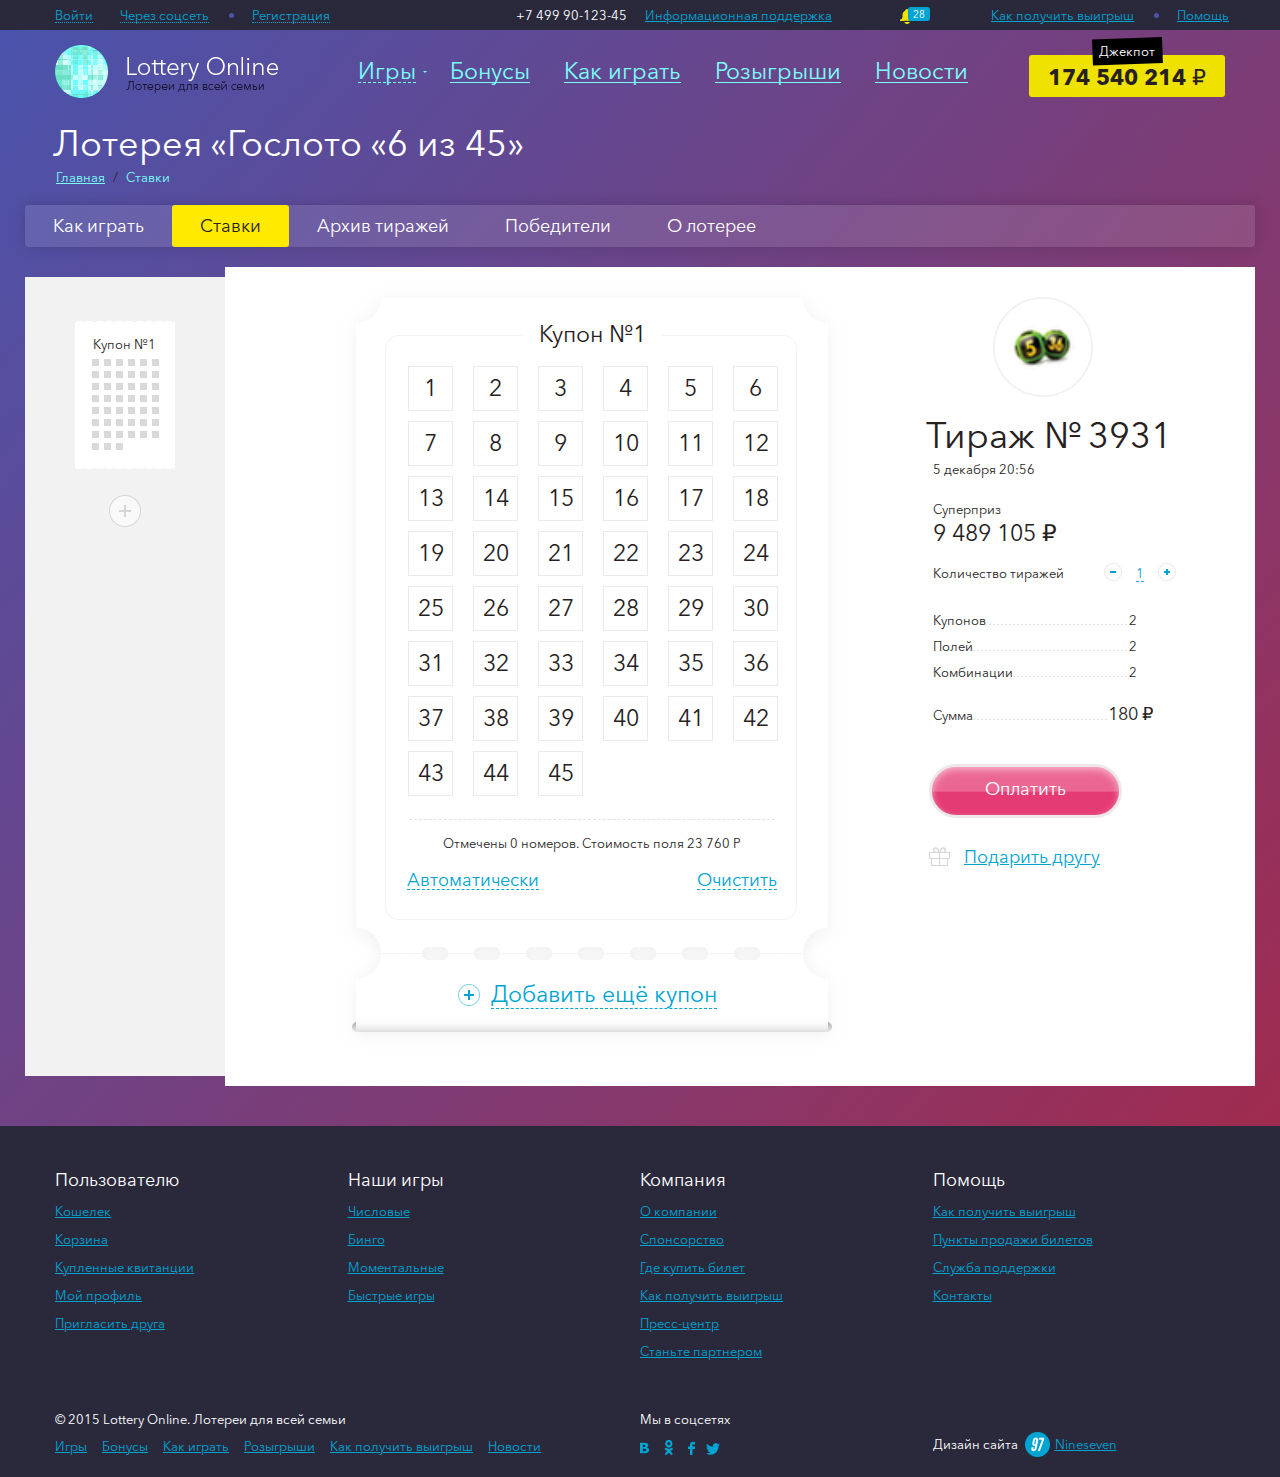
<file: profile_game+.html>
<!DOCTYPE html>
<html lang="ru">
	<head>
		<meta charset="utf-8">
		<meta http-equiv="X-UA-Compatible" content="IE=edge">
		<meta name="viewport" content="width=device-width, initial-scale=1">
		<title>test</title>
		<!-- <link rel="icon" href="img/favicon.png" type="image/x-icon" /> -->
		<link href="js/vendors/slick/slick.css" rel="stylesheet">
		<link href="js/vendors/scrollercontent/jquery.mThumbnailScroller.css" rel="stylesheet">
		<link href="css/style.css" rel="stylesheet">
		<link href="http://fonts.googleapis.com/css?family=PT+Sans:regular,italic,bold,bolditalic" rel="stylesheet" type="text/css" />
		<!--[if lt IE 9]>
			<script src="https://oss.maxcdn.com/html5shiv/3.7.2/html5shiv.min.js"></script>
			<script src="https://oss.maxcdn.com/respond/1.4.2/respond.min.js"></script>
		<![endif]-->

		<script src="https://ajax.googleapis.com/ajax/libs/jquery/1.11.3/jquery.min.js"></script>
		<script src="js/vendors/slick/slick.min.js"></script>
		<script src="js/vendors/spin/spin.js"></script>
		<script src="js/jquery-ui.min.js"></script>
		<script src="js/jquery.mixitup.js"></script>
		<script src="js/vendors/scrollercontent/jquery.mThumbnailScroller.js"></script>
		<script src="js/jquery.mousewheel.js"></script>
		<script src="js/jquery.selectik.min.js"></script>
		<script src="js/jquery.jscrollpane.min.js"></script>
		<script src="js/jquery.mask.min.js"></script>

		<script src="js/interface.js"></script>
	</head>
	<body>
		<!--LAYOUT-->
		<div class="layout">
			<div class="top">
				<div class="container">
					<ul class="fleft">
						<li class="top-menu__item"><a href="#enter-popup" class="top__anchor popup_open" rel="#enter-popup"><span>Войти</span></a></li>
						<li class="top-menu__item"><a href="#" class="separator top__anchor"><span>Через соцсеть</span></a></li>
						<li class="top-menu__item"><a href="#" class="top__anchor popup_open" rel="#register-popup"><span>Регистрация</span></a></li>
					</ul>

					<ul class="fright">
						<li class="top-menu__item"><a href="#" class="separator">Как получить выигрыш</a></li>
						<li class="top-menu__item"><a href="#">Помощь</a></li>
					</ul>
					<div class="top__center">
						<span class="top__phone">+7 499 90-123-45</span>
						<a href="#">Информационная поддержка</a>
						<a href="#" class="bell"><span>28</span></a>
					</div>
				</div>
			</div>
			<div class="popup-message">
				<div class="message-head">Сообщение</div>
				<div class="message-cont first">
					<h4>22.12.15, 23:34</h4>
					<p>Всероссийская государственная лотерея</p>
				</div>
				<div class="message-cont">
					<h4>22.12.15, 23:34</h4>
					<p>Всероссийская государственная лотерея</p>
				</div>
				<div class="message-head">Бонус</div>
				<div class="message-cont first">
					<h4>22.12.15, 23:34</h4>
					<p>Всероссийская государственная лотерея</p>
				</div>
				<div class="message-cont">
					<h4>22.12.15, 23:34</h4>
					<p>Всероссийская государственная лотерея</p>
				</div>
			</div>
			<header class="page-header">
				<div class="container">
					<div class="top-logo">
						<img src="img/content/top-logo.png" alt="">
					</div>
					<div class="jackpot">
						174 540 214 &#8381;
						<span class="jackpot__title"><i>Джекпот</i></span>
					</div>
					<nav class="top-nav">
						<a href="#" class="top-nav__item top-nav__item--submenu"><span>Игры</span></a>
						<a href="#" class="top-nav__item"><span>Бонусы</span></a>
						<a href="#" class="top-nav__item"><span>Как играть</span></a>
						<a href="#" class="top-nav__item"><span>Розыгрыши</span></a>
						<a href="#" class="top-nav__item"><span>Новости</span></a>
					</nav>
					<div class="top-nav__submenu">
						<div class="top-nav__submenu-list">
							<div class="top-nav__submenu-list__item">
								<div class="top-nav__submenu-list__item-title">Тиражные лотереи</div>
								<div class="top-nav__submenu-list__item-link">
									<a href="#">
										<img src="img/submenu-games/game1.jpg" alt="">
									</a>
								</div>
								<div class="top-nav__submenu-list__item-link">
									<a href="#">
										<img src="img/submenu-games/game2.jpg" alt="">
									</a>
								</div>
								<div class="top-nav__submenu-list__item-link">
									<a href="#">
										<img src="img/submenu-games/game3.jpg" alt="">
									</a>
								</div>
								<div class="top-nav__submenu-list__item-link">
									<a href="#">
										<img src="img/submenu-games/game4.jpg" alt="">
									</a>
								</div>
								<div class="top-nav__submenu-list__item-link">
									<a href="#">
										<img src="img/submenu-games/game5.jpg" alt="">
									</a>
								</div>
							</div>
							<div class="top-nav__submenu-list__item">
								<div class="top-nav__submenu-list__item-title">Бинго</div>
								<div class="top-nav__submenu-list__item-link">
									<a href="#">
										<img src="img/submenu-games/game6.jpg" alt="">
									</a>
								</div>
								<div class="top-nav__submenu-list__item-link">
									<a href="#">
										<img src="img/submenu-games/game7.jpg" alt="">
									</a>
								</div>
							</div>
							<div class="top-nav__submenu-list__item">
								<div class="top-nav__submenu-list__item-title">Бонусные</div>
								<div class="top-nav__submenu-list__item-link">
									<a href="#">
										<img src="img/submenu-games/game8.jpg" alt="">
									</a>
								</div>
								<div class="top-nav__submenu-list__item-link">
									<a href="#">
										<img src="img/submenu-games/game9.jpg" alt="">
									</a>
								</div>
								<div class="top-nav__submenu-list__item-link">
									<a href="#">
										<img src="img/submenu-games/game10.jpg" alt="">
									</a>
								</div>
								<div class="top-nav__submenu-list__item-link">
									<a href="#">
										<img src="img/submenu-games/game11.jpg" alt="">
									</a>
								</div>
								<div class="top-nav__submenu-list__item-link">
									<a href="#">
										<img src="img/submenu-games/game12.jpg" alt="">
									</a>
								</div>
								<div class="top-nav__submenu-list__item-link">
									<a href="#">
										<img src="img/submenu-games/game1.jpg" alt="">
									</a>
								</div>
							</div>
							<div class="top-nav__submenu-list__item">
								<div class="top-nav__submenu-list__item-title">Живые дилеры</div>
								<div class="top-nav__submenu-list__item-link">
									<a href="#">
										<img src="img/submenu-games/game2.jpg" alt="">
									</a>
								</div>
								<div class="top-nav__submenu-list__item-link">
									<a href="#">
										<img src="img/submenu-games/game3.jpg" alt="">
									</a>
								</div>
								<div class="top-nav__submenu-list__item-link">
									<a href="#">
										<img src="img/submenu-games/game4.jpg" alt="">
									</a>
								</div>
							</div>
							<div class="top-nav__submenu-list__item">
								<div class="top-nav__submenu-list__item-title">Все по 100</div>
								<div class="top-nav__submenu-list__item-link">
									<a href="#">
										<img src="img/submenu-games/game5.jpg" alt="">
									</a>
								</div>
								<div class="top-nav__submenu-list__item-link">
									<a href="#">
										<img src="img/submenu-games/game6.jpg" alt="">
									</a>
								</div>
								<div class="top-nav__submenu-list__item-link">
									<a href="#">
										<img src="img/submenu-games/game7.jpg" alt="">
									</a>
								</div>
								<div class="top-nav__submenu-list__item-link">
									<a href="#">
										<img src="img/submenu-games/game8.jpg" alt="">
									</a>
								</div>
								<div class="top-nav__submenu-list__item-link">
									<a href="#">
										<img src="img/submenu-games/game9.jpg" alt="">
									</a>
								</div>
							</div>
							<div class="top-nav__submenu-list__item">
								<div class="top-nav__submenu-list__item-title">Быстрые игры</div>
								<div class="top-nav__submenu-list__item-link">
									<a href="#">
										<img src="img/submenu-games/game10.jpg" alt="">
									</a>
								</div>
								<div class="top-nav__submenu-list__item-link">
									<a href="#">
										<img src="img/submenu-games/game11.jpg" alt="">
									</a>
								</div>
								<div class="top-nav__submenu-list__item-link">
									<a href="#">
										<img src="img/submenu-games/game12.jpg" alt="">
									</a>
								</div>
								<div class="top-nav__submenu-list__item-link">
									<a href="#">
										<img src="img/submenu-games/game1.jpg" alt="">
									</a>
								</div>
							</div>
						</div>
					</div>	
				</div>
			</header>
			
			<section class="wr">
				<div class="inner-header">Лотерея «Гослото «6 из 45»</div>
				<div class="crubs"><a href="">Главная</a> / <span>Ставки</span></div>
			</section>
			<section class="wr">
				<ul class="menu-hor">
					<li><a href="">Как играть</a></li>
					<li class="active"><a href="">Ставки</a></li>
					<li><a href="">Архив тиражей</a></li>
					<li><a href="">Победители</a></li>
					<li><a href="">О лотерее</a></li>
				</ul>
			</section>
			<section class="kupon">
				<div class="kupon-min">
					<div class="kupon-min-scroll">
						<div class="kupon-min-tab">
							<div class="kupon-item">
								<div class="kupon-header">Купон №1</div>
								<div class="kupon-rez">
									<i></i><i></i><i></i><i></i><i></i><i></i>

									<i></i><i></i><i></i><i></i><i></i><i></i>

									<i></i><i></i><i></i><i></i><i></i><i></i>

									<i></i><i></i><i></i><i></i><i></i><i></i>

									<i></i><i></i><i></i><i></i><i></i><i></i>

									<i></i><i></i><i></i><i></i><i></i><i></i>

									<i></i><i></i><i></i><i></i><i></i><i></i>

									<i></i><i></i><i></i>
								</div>
							</div>
						</div>
						<a href="" class="kupon-plus"></a>
					</div>
					<div class="kupon-min-hide">
						<div class="kupon-item" rel="5">
							<div class="kupon-header">Купон №<span></span></div>
							<div class="kupon-rez">
								<i></i><i></i><i></i><i></i><i></i><i></i>

								<i></i><i></i><i></i><i></i><i></i><i></i>

								<i></i><i></i><i></i><i></i><i></i><i></i>

								<i></i><i></i><i></i><i></i><i></i><i></i>

								<i></i><i></i><i></i><i></i><i></i><i></i>

								<i></i><i></i><i></i><i></i><i></i><i></i>

								<i></i><i></i><i></i><i></i><i></i><i></i>

								<i></i><i></i><i></i>
							</div>
						</div>
					</div>
				</div>
				<div class="kupon-in js-scroll">
					<div class="kupon-tab">
						<div class="kupon-content">
							<div class="kupon-form kupon-item-first" rel="15" auto="6" min="1" max="45">
								<div class="kupon-form-name"><div>Купон №1</div></div>
								<div class="kupon-form-cont">
									<i>1</i><i>2</i><i>3</i><i>4</i><i>5</i><i>6</i>

									<i>7</i><i>8</i><i>9</i><i>10</i><i>11</i><i>12</i>

									<i>13</i><i>14</i><i>15</i><i>16</i><i>17</i><i>18</i>

									<i>19</i><i>20</i><i>21</i><i>22</i><i>23</i><i>24</i>

									<i>25</i><i>26</i><i>27</i><i>28</i><i>29</i><i>30</i>

									<i>31</i><i>32</i><i>33</i><i>34</i><i>35</i><i>36</i>
								
									<i>37</i><i>38</i><i>39</i><i>40</i><i>41</i><i>42</i>

									<i>43</i><i>44</i><i>45</i>
								</div>
								<div class="kupon-form-info">
									Отмечены <span>0</span> номеров. Стоимость поля 23 760 Р
								</div>
								<div class="kupon-form-btn">
									<a href="" class="lnk-random">Автоматически</a><a href="" class="lnk-reset">Очистить</a>
								</div>
								
							</div>
						</div>

					</div>
					<div class="kupon-form-add"><a href="">Добавить ещё купон</a></div>
					<div class="kupon-tirag">
						<div class="kupon-tirag-in">
							<div class="kupon-logo"><span><img src="img/tab/tab-ico-1.png" alt=""></span></div>
							<div class="kupon-name">Тираж № 3931</div>
							<div class="kupon-date">5 декабря 20:56</div>
							<div class="kupon-gift-pay">
								Суперприз
								<span>9 489 105 &#8381;</span>
							</div>
							<div class="kupon-tirag-s">
								<span>Количество тиражей</span>
								<div class="kupon-tirag-namber">
									<a href="" class="tirag-minus"></a>
									<div class="tirag-select">
										<div class="tirag-select-namber"><a href="">1</a></div>
										<ul class="tirag-select-opt">
											<li><a href="">1</a></li>
											<li><a href="">2</a></li>
											<li><a href="">3</a></li>
											<li><a href="">4</a></li>
											<li><a href="">5</a></li>
											<li><a href="">6</a></li>
											<li><a href="">7</a></li>
											<li><a href="">8</a></li>
											<li><a href="">9</a></li>
											<li><a href="">10</a></li>
										</ul>
									</div>
									<a href="" class="tirag-plus"></a>
								</div>
							</div>
							<div class="tirag-table">
								<div class="tirag-table-it">
									<div class="tirag-table-l"><span>Купонов</span></div>
									<div class="tirag-table-r">2</div>
								</div>
								<div class="tirag-table-it">
									<div class="tirag-table-l"><span>Полей</span></div>
									<div class="tirag-table-r">2</div>
								</div>
								<div class="tirag-table-it">
									<div class="tirag-table-l"><span>Комбинации</span></div>
									<div class="tirag-table-r">2</div>
								</div>
							</div>
							<div class="tirag-table-total">
								<span>Сумма</span>
								<em>180 &#8381;</em>
							</div>
							<div class="tirag-btn"><a href="" class="btn-st btn-red">Оплатить</a></div>
							<div class="tirag-gift"><a href="">Подарить другу</a></div>
						</div>
					</div>
					<div class="kupon-tab-hide">
						<div class="kupon-content">
							<div class="kupon-form" rel="15" auto="6" min="1" max="45">
								<div class="kupon-form-name"><div>Купон №<span></span></div></div>
								<div class="kupon-form-cont">
									<i>1</i><i>2</i><i>3</i><i>4</i><i>5</i><i>6</i>

									<i>7</i><i>8</i><i>9</i><i>10</i><i>11</i><i>12</i>

									<i>13</i><i>14</i><i>15</i><i>16</i><i>17</i><i>18</i>

									<i>19</i><i>20</i><i>21</i><i>22</i><i>23</i><i>24</i>

									<i>25</i><i>26</i><i>27</i><i>28</i><i>29</i><i>30</i>

									<i>31</i><i>32</i><i>33</i><i>34</i><i>35</i><i>36</i>
								
									<i>37</i><i>38</i><i>39</i><i>40</i><i>41</i><i>42</i>

									<i>43</i><i>44</i><i>45</i>
								</div>
								<div class="kupon-form-info">
									Отмечены <span>0</span> номеров. Стоимость поля 23 760 Р
								</div>
								<div class="kupon-form-btn">
									<a href="" class="lnk-random">Автоматически</a><a href="" class="lnk-reset">Очистить</a>
								</div>
							</div>
						</div>
					</div>
					<div class="clearfix"></div>
				</div>
				
				<div class="clearfix"></div>
			</section>

			<section class="page-footer">
				<div class="container">
					<div class="row">
						<div class="page-footer__list-wrap">
							<div class="page-footer__list col-xs-3">
								<ul>
									<li class="page-footer__list-item page-footer__list-item--title">Пользователю</li>
									<li class="page-footer__list-item"><a href="#">Кошелек</a></li>
									<li class="page-footer__list-item"><a href="#">Корзина</a></li>
									<li class="page-footer__list-item"><a href="#">Купленные квитанции</a></li>
									<li class="page-footer__list-item"><a href="#">Мой профиль</a></li>
									<li class="page-footer__list-item"><a href="#">Пригласить друга</a></li>
								</ul>
							</div>
							<div class="page-footer__list col-xs-3">
								<ul>
									<li class="page-footer__list-item page-footer__list-item--title">Наши игры</li>
									<li class="page-footer__list-item"><a href="#">Числовые</a></li>
									<li class="page-footer__list-item"><a href="#">Бинго</a></li>
									<li class="page-footer__list-item"><a href="#">Моментальные</a></li>
									<li class="page-footer__list-item"><a href="#">Быстрые игры</a></li>
								</ul>
							</div>
							<div class="page-footer__list col-xs-3">
								<ul>
									<li class="page-footer__list-item page-footer__list-item--title">Компания</li>
									<li class="page-footer__list-item"><a href="#">О компании</a></li>
									<li class="page-footer__list-item"><a href="#">Спонсорство</a></li>
									<li class="page-footer__list-item"><a href="#">Где купить билет</a></li>
									<li class="page-footer__list-item"><a href="#">Как получить выигрыш</a></li>
									<li class="page-footer__list-item"><a href="#">Пресс-центр</a></li>
									<li class="page-footer__list-item"><a href="#">Станьте партнером</a></li>
								</ul>
							</div>
							<div class="page-footer__list col-xs-3">
								<ul>
									<li class="page-footer__list-item page-footer__list-item--title">Помощь</li>
									<li class="page-footer__list-item"><a href="#">Как получить выигрыш</a></li>
									<li class="page-footer__list-item"><a href="#">Пункты продажи билетов</a></li>
									<li class="page-footer__list-item"><a href="#">Служба поддержки</a></li>
									<li class="page-footer__list-item"><a href="#">Контакты</a></li>
								</ul>
							</div>
						</div>
						<div class="page-footer__copyright">
							<div class="page-footer__copyright-item page-footer__copyright-item--long col-xs-6">
								<div class="title">&copy; 2015 Lottery Online. Лотереи для всей семьи</div>
								<div class="page-footer__nav">
									<a href="#">Игры</a>
									<a href="#">Бонусы</a>
									<a href="#">Как играть</a>
									<a href="#">Розыгрыши</a>
									<a href="#">Как получить выигрыш</a>
									<a href="#">Новости</a>
								</div>
							</div>
							<div class="page-footer__copyright-item col-xs-3">
								<div class="title">Мы в соцсетях</div>
								<div class="page-footer__socials">
									<a href="#" class="page-footer__socials-item vk"></a>
									<a href="#" class="page-footer__socials-item ok"></a>
									<a href="#" class="page-footer__socials-item facebook"></a>
									<a href="#" class="page-footer__socials-item twitter"></a>
								</div>
							</div>
							<div class="page-footer__copyright-item col-xs-3">
								<div class="develop">
									Дизайн сайта <a href="http://nineseven.ru/" target="blank" class="nineseven">Nineseven</a>
								</div>
							</div>
						</div>
					</div>
				</div>
			</section>
		</div><!-- END LAYOUT-->		
		
		<!-- POPUP -->
		<div id="enter-popup" class="popup">
			<a href="" class="close"></a>
			<div class="popup-header">Авторизация</div>
			<div class="popup-soc">
				<p><span>Войти через</span></p>
				<ul class="soc">
					<li><a href="" class="vk"><span></span>Вконтакте</a></li>
					<li><a href="" class="mail"><span></span>Mail.ru</a></li>
					<li><a href="" class="ya"><span></span>Яндекс</a></li>
					<li><a href="" class="fb"><span></span>Facebook</a></li>
					<li><a href="" class="gplus"><span></span>Google</a></li>
				</ul>
			</div>
			<div class="popup-form">
				<div class="popup-form-c">
					<div class="form-header">Эл. почта, телефон или ID</div>
					<div class="form-cont"><input type="text"></div>
					<div class="form-header">Пароль</div>
					<div class="form-cont">
						<input type="password" class="inp-pass">
						<input type="text" class="inp-pass-txt">
						<a href="" class="pass-btn"></a>
						<div class="pass-help"><a href="">Забыли пароль?</a></div>
					</div>
					<div class="form-btn"><a href="" class="btn-st btn-red">Войти на сайт</a></div>
				</div>
				<div class="form-footer">Впервые на сайте? <a href="" class="popup_open" rel="#register-popup">Зарегистрироваться</a></div>
			</div>
		</div>

		<div id="register-popup" class="popup">
			<a href="" class="close"></a>
			<div class="popup-header">Регистрация</div>
			<div class="popup-soc">
				<p><span>Быстрация регистрация через соц.сети</span></p>
				<ul class="soc">
					<li><a href="" class="vk"><span></span>Вконтакте</a></li>
					<li><a href="" class="mail"><span></span>Mail.ru</a></li>
					<li><a href="" class="ya"><span></span>Яндекс</a></li>
					<li><a href="" class="fb"><span></span>Facebook</a></li>
					<li><a href="" class="gplus"><span></span>Google</a></li>
				</ul>
			</div>
			<div class="popup-form">
				<div class="popup-form-c">
					<div class="form-header">Эл. почта</div>
					<div class="form-cont"><input type="text"><span class="form-ico"><img src="img/ico-mail.gif" alt=""></span></div>
					<div class="form-header">Пароль</div>
					<div class="form-cont">
						<input type="password" class="inp-pass">
						<input type="text" class="inp-pass-txt">
						<a href="" class="pass-btn"></a>
						<div class="pass-help"><a href="">Забыли пароль?</a></div>
					</div>
					<div class="form-header">Номер телефона (с кодом)</div>
					<div class="form-cont"><input type="text"><span class="form-ico"><img src="img/ico-phone.gif" alt=""></span></div>
					<div class="form-header">Промокод  <span>(необязательно)</span></div>
					<div class="form-cont"><input type="text"><span class="form-ico"><img src="img/ico-procent.gif" alt=""></span></div>
					<div class="form-kapcha"><img src="img/form-kapcha.gif" alt=""></div>
					<div class="form-check">
						<input id="checkbox" type="checkbox"><label for="checkbox">Мне более 18 лет, с <a href="">правилами</a> ознакомлен и согласен</label>
					</div>

					<div class="form-btn"><a href="" class="btn-st btn-red">Зарегистрироваться</a></div>
				</div>
				<div class="form-footer">У меня есть профиль на сайте. <a href="" class="popup_open" rel="#enter-popup">Войти</a></div>
			</div>
		</div>

		<div class="popup_bg"></div>
		<!-- END POPUP -->
	
	</body>
</html>
</file>
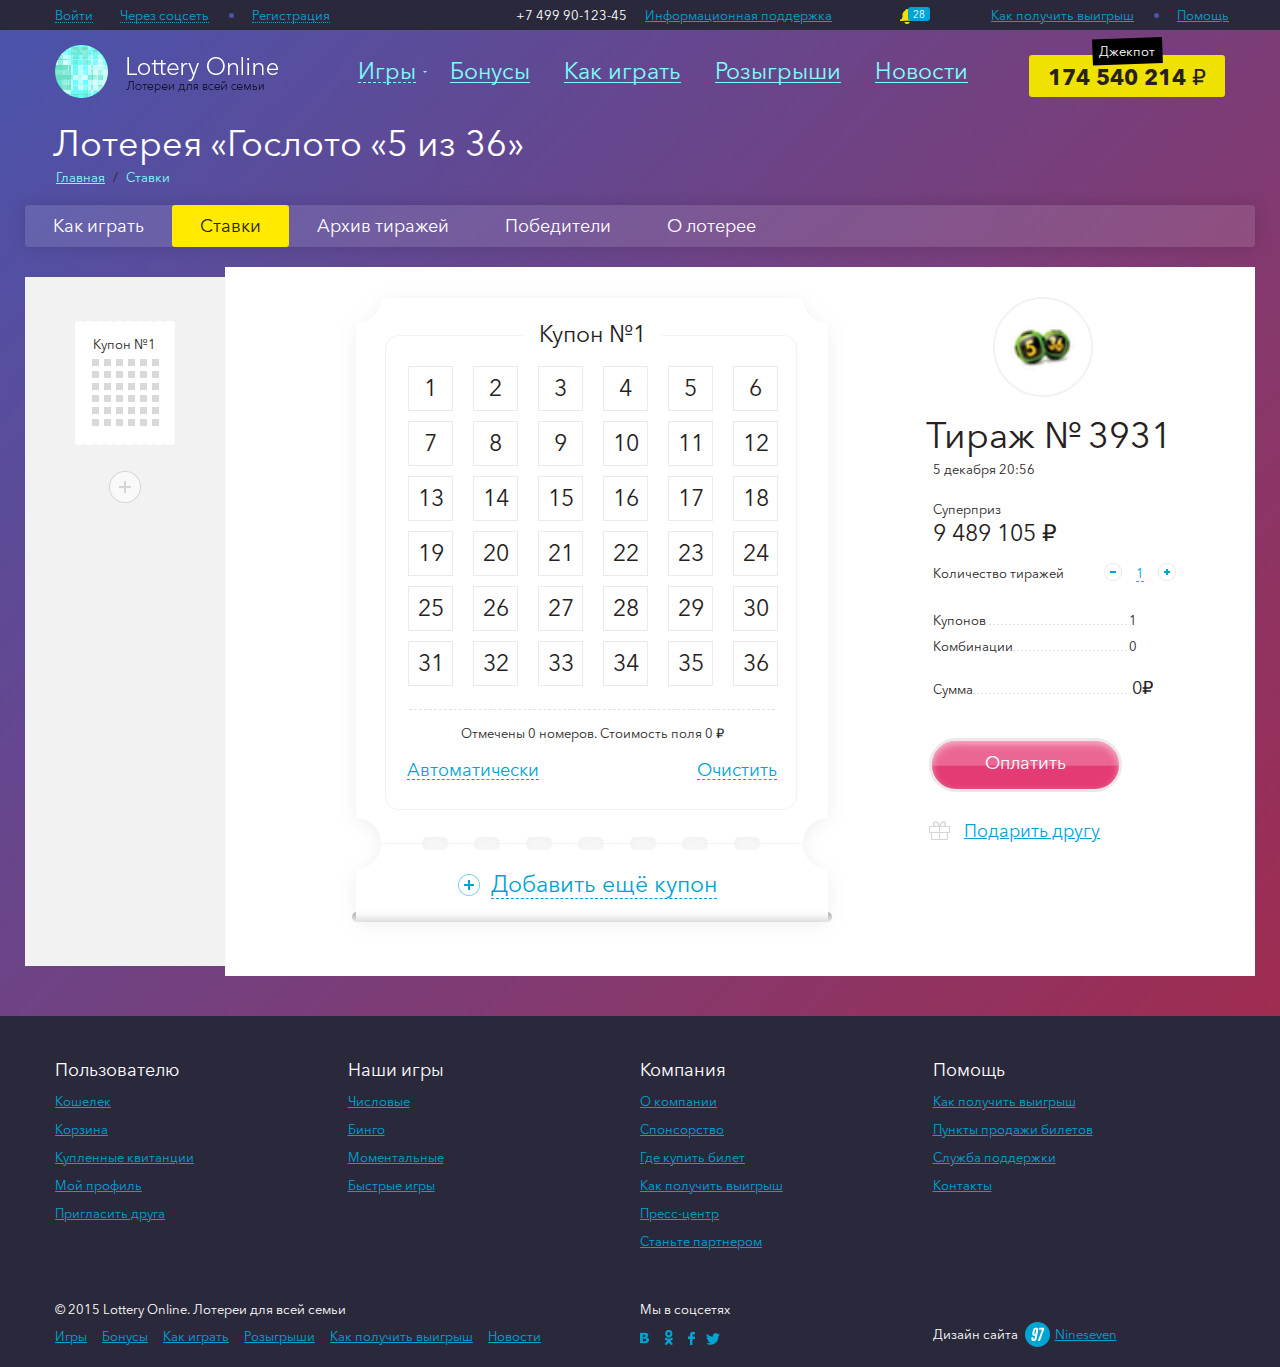
<file: profile_game.html>
<!DOCTYPE html>
<html lang="ru">
	<head>
		<meta charset="utf-8">
		<meta http-equiv="X-UA-Compatible" content="IE=edge">
		<meta name="viewport" content="width=device-width, initial-scale=1">
		<title>test</title>
		<!-- <link rel="icon" href="img/favicon.png" type="image/x-icon" /> -->
		<link href="js/vendors/slick/slick.css" rel="stylesheet">
		<link href="js/vendors/scrollercontent/jquery.mThumbnailScroller.css" rel="stylesheet">
		<link href="css/style.css" rel="stylesheet">
		<link href="http://fonts.googleapis.com/css?family=PT+Sans:regular,italic,bold,bolditalic" rel="stylesheet" type="text/css" />
		<!--[if lt IE 9]>
			<script src="https://oss.maxcdn.com/html5shiv/3.7.2/html5shiv.min.js"></script>
			<script src="https://oss.maxcdn.com/respond/1.4.2/respond.min.js"></script>
		<![endif]-->

		<script src="https://ajax.googleapis.com/ajax/libs/jquery/1.11.3/jquery.min.js"></script>
		<script src="js/vendors/slick/slick.min.js"></script>
		<script src="js/vendors/spin/spin.js"></script>
		<script src="js/jquery-ui.min.js"></script>
		<script src="js/jquery.mixitup.js"></script>
		<script src="js/vendors/scrollercontent/jquery.mThumbnailScroller.js"></script>
		<script src="js/jquery.mousewheel.js"></script>
		<script src="js/jquery.selectik.min.js"></script>
		<script src="js/jquery.jscrollpane.min.js"></script>
		<script src="js/jquery.mask.min.js"></script>

		<script src="js/interface.js"></script>
	</head>
	<body>
		<!--LAYOUT-->
		<div class="layout">
			<div class="top">
				<div class="container">
					<ul class="fleft">
						<li class="top-menu__item"><a href="#enter-popup" class="top__anchor popup_open" rel="#enter-popup"><span>Войти</span></a></li>
						<li class="top-menu__item"><a href="#" class="separator top__anchor"><span>Через соцсеть</span></a></li>
						<li class="top-menu__item"><a href="#" class="top__anchor popup_open" rel="#register-popup"><span>Регистрация</span></a></li>
					</ul>

					<ul class="fright">
						<li class="top-menu__item"><a href="#" class="separator">Как получить выигрыш</a></li>
						<li class="top-menu__item"><a href="#">Помощь</a></li>
					</ul>
					<div class="top__center">
						<span class="top__phone">+7 499 90-123-45</span>
						<a href="#">Информационная поддержка</a>
						<a href="#" class="bell"><span>28</span></a>
					</div>
				</div>
			</div>
			<div class="popup-message">
				<div class="message-head">Сообщение</div>
				<div class="message-cont first">
					<h4>22.12.15, 23:34</h4>
					<p>Всероссийская государственная лотерея</p>
				</div>
				<div class="message-cont">
					<h4>22.12.15, 23:34</h4>
					<p>Всероссийская государственная лотерея</p>
				</div>
				<div class="message-head">Бонус</div>
				<div class="message-cont first">
					<h4>22.12.15, 23:34</h4>
					<p>Всероссийская государственная лотерея</p>
				</div>
				<div class="message-cont">
					<h4>22.12.15, 23:34</h4>
					<p>Всероссийская государственная лотерея</p>
				</div>
			</div>
			<header class="page-header">
				<div class="container">
					<div class="top-logo">
						<img src="img/content/top-logo.png" alt="">
					</div>
					<div class="jackpot">
						174 540 214 &#8381;
						<span class="jackpot__title"><i>Джекпот</i></span>
					</div>
					<nav class="top-nav">
						<a href="#" class="top-nav__item top-nav__item--submenu"><span>Игры</span></a>
						<a href="#" class="top-nav__item"><span>Бонусы</span></a>
						<a href="#" class="top-nav__item"><span>Как играть</span></a>
						<a href="#" class="top-nav__item"><span>Розыгрыши</span></a>
						<a href="#" class="top-nav__item"><span>Новости</span></a>
					</nav>
					<div class="top-nav__submenu">
						<div class="top-nav__submenu-list">
							<div class="top-nav__submenu-list__item">
								<div class="top-nav__submenu-list__item-title">Тиражные лотереи</div>
								<div class="top-nav__submenu-list__item-link">
									<a href="#">
										<img src="img/submenu-games/game1.jpg" alt="">
									</a>
								</div>
								<div class="top-nav__submenu-list__item-link">
									<a href="#">
										<img src="img/submenu-games/game2.jpg" alt="">
									</a>
								</div>
								<div class="top-nav__submenu-list__item-link">
									<a href="#">
										<img src="img/submenu-games/game3.jpg" alt="">
									</a>
								</div>
								<div class="top-nav__submenu-list__item-link">
									<a href="#">
										<img src="img/submenu-games/game4.jpg" alt="">
									</a>
								</div>
								<div class="top-nav__submenu-list__item-link">
									<a href="#">
										<img src="img/submenu-games/game5.jpg" alt="">
									</a>
								</div>
							</div>
							<div class="top-nav__submenu-list__item">
								<div class="top-nav__submenu-list__item-title">Бинго</div>
								<div class="top-nav__submenu-list__item-link">
									<a href="#">
										<img src="img/submenu-games/game6.jpg" alt="">
									</a>
								</div>
								<div class="top-nav__submenu-list__item-link">
									<a href="#">
										<img src="img/submenu-games/game7.jpg" alt="">
									</a>
								</div>
							</div>
							<div class="top-nav__submenu-list__item">
								<div class="top-nav__submenu-list__item-title">Бонусные</div>
								<div class="top-nav__submenu-list__item-link">
									<a href="#">
										<img src="img/submenu-games/game8.jpg" alt="">
									</a>
								</div>
								<div class="top-nav__submenu-list__item-link">
									<a href="#">
										<img src="img/submenu-games/game9.jpg" alt="">
									</a>
								</div>
								<div class="top-nav__submenu-list__item-link">
									<a href="#">
										<img src="img/submenu-games/game10.jpg" alt="">
									</a>
								</div>
								<div class="top-nav__submenu-list__item-link">
									<a href="#">
										<img src="img/submenu-games/game11.jpg" alt="">
									</a>
								</div>
								<div class="top-nav__submenu-list__item-link">
									<a href="#">
										<img src="img/submenu-games/game12.jpg" alt="">
									</a>
								</div>
								<div class="top-nav__submenu-list__item-link">
									<a href="#">
										<img src="img/submenu-games/game1.jpg" alt="">
									</a>
								</div>
							</div>
							<div class="top-nav__submenu-list__item">
								<div class="top-nav__submenu-list__item-title">Живые дилеры</div>
								<div class="top-nav__submenu-list__item-link">
									<a href="#">
										<img src="img/submenu-games/game2.jpg" alt="">
									</a>
								</div>
								<div class="top-nav__submenu-list__item-link">
									<a href="#">
										<img src="img/submenu-games/game3.jpg" alt="">
									</a>
								</div>
								<div class="top-nav__submenu-list__item-link">
									<a href="#">
										<img src="img/submenu-games/game4.jpg" alt="">
									</a>
								</div>
							</div>
							<div class="top-nav__submenu-list__item">
								<div class="top-nav__submenu-list__item-title">Все по 100</div>
								<div class="top-nav__submenu-list__item-link">
									<a href="#">
										<img src="img/submenu-games/game5.jpg" alt="">
									</a>
								</div>
								<div class="top-nav__submenu-list__item-link">
									<a href="#">
										<img src="img/submenu-games/game6.jpg" alt="">
									</a>
								</div>
								<div class="top-nav__submenu-list__item-link">
									<a href="#">
										<img src="img/submenu-games/game7.jpg" alt="">
									</a>
								</div>
								<div class="top-nav__submenu-list__item-link">
									<a href="#">
										<img src="img/submenu-games/game8.jpg" alt="">
									</a>
								</div>
								<div class="top-nav__submenu-list__item-link">
									<a href="#">
										<img src="img/submenu-games/game9.jpg" alt="">
									</a>
								</div>
							</div>
							<div class="top-nav__submenu-list__item">
								<div class="top-nav__submenu-list__item-title">Быстрые игры</div>
								<div class="top-nav__submenu-list__item-link">
									<a href="#">
										<img src="img/submenu-games/game10.jpg" alt="">
									</a>
								</div>
								<div class="top-nav__submenu-list__item-link">
									<a href="#">
										<img src="img/submenu-games/game11.jpg" alt="">
									</a>
								</div>
								<div class="top-nav__submenu-list__item-link">
									<a href="#">
										<img src="img/submenu-games/game12.jpg" alt="">
									</a>
								</div>
								<div class="top-nav__submenu-list__item-link">
									<a href="#">
										<img src="img/submenu-games/game1.jpg" alt="">
									</a>
								</div>
							</div>
						</div>
					</div>	
				</div>
			</header>
			
			<section class="wr">
				<div class="inner-header">Лотерея «Гослото «5 из 36»</div>
				<div class="crubs"><a href="">Главная</a> / <span>Ставки</span></div>
			</section>
			<section class="wr">
				<ul class="menu-hor">
					<li><a href="">Как играть</a></li>
					<li class="active"><a href="">Ставки</a></li>
					<li><a href="">Архив тиражей</a></li>
					<li><a href="">Победители</a></li>
					<li><a href="">О лотерее</a></li>
				</ul>
			</section>
			<section class="kupon">
				<div class="kupon-min">
					<div class="kupon-min-scroll">
						<div class="kupon-min-left-sc">
							<div class="kupon-min-tab">
								<div class="kupon-item">
									<div class="kupon-header">Купон №<span>1</span></div>
									<div class="kupon-rez">
										<i></i><i></i><i></i><i></i><i></i><i></i>

										<i></i><i></i><i></i><i></i><i></i><i></i>

										<i></i><i></i><i></i><i></i><i></i><i></i>

										<i></i><i></i><i></i><i></i><i></i><i></i>

										<i></i><i></i><i></i><i></i><i></i><i></i>

										<i></i><i></i><i></i><i></i><i></i><i></i>
									</div>
								</div>
							</div>
						</div>
						<a href="" class="kupon-plus"></a>
					</div>
					<div class="kupon-min-hide">
						<div class="kupon-item">
							<a href="" class="kupon-close"></a>
							<div class="kupon-header">Купон №<span></span></div>
							<div class="kupon-rez">
								<i></i><i></i><i></i><i></i><i></i><i></i>

								<i></i><i></i><i></i><i></i><i></i><i></i>

								<i></i><i></i><i></i><i></i><i></i><i></i>

								<i></i><i></i><i></i><i></i><i></i><i></i>

								<i></i><i></i><i></i><i></i><i></i><i></i>

								<i></i><i></i><i></i><i></i><i></i><i></i>
							</div>
						</div>
					</div>
				</div>
				<div class="kupon-in js-scroll">
					<div class="kupon-tab">
						<div class="kupon-content">
							<div class="kupon-form kupon-item-first" rel="12" auto="5" min="1" max="36">
								<div class="kupon-form-name"><div>Купон №<span>1</span></div></div>
								<div class="kupon-form-cont">
									<i>1</i><i>2</i><i>3</i><i>4</i><i>5</i><i>6</i>

									<i>7</i><i>8</i><i>9</i><i>10</i><i>11</i><i>12</i>

									<i>13</i><i>14</i><i>15</i><i>16</i><i>17</i><i>18</i>

									<i>19</i><i>20</i><i>21</i><i>22</i><i>23</i><i>24</i>

									<i>25</i><i>26</i><i>27</i><i>28</i><i>29</i><i>30</i>

									<i>31</i><i>32</i><i>33</i><i>34</i><i>35</i><i>36</i>
								</div>
								<div class="kupon-form-info">
									Отмечены <span>0</span> номеров. Стоимость поля <em>0</em> &#8381;
								</div>
								<div class="kupon-form-btn">
									<a href="" class="lnk-random">Автоматически</a><a href="" class="lnk-reset">Очистить</a>
								</div>
								
							</div>
						</div>

					</div>
					<div class="kupon-form-add"><a href="">Добавить ещё купон</a></div>
					<div class="kupon-tirag">
						<div class="kupon-tirag-in">
							<div class="kupon-logo"><span><img src="img/tab/tab-ico-1.png" alt=""></span></div>
							<div class="kupon-name">Тираж № 3931</div>
							<div class="kupon-date">5 декабря 20:56</div>
							<div class="kupon-gift-pay">
								Суперприз
								<span>9 489 105 &#8381;</span>
							</div>
							<div class="kupon-tirag-s">
								<span>Количество тиражей</span>
								<div class="kupon-tirag-namber">
									<a href="" class="tirag-minus"></a>
									<div class="tirag-select">
										<div class="tirag-select-namber"><a href="">1</a></div>
										<ul class="tirag-select-opt">
											<li><a href="">1</a></li>
											<li><a href="">2</a></li>
											<li><a href="">3</a></li>
											<li><a href="">4</a></li>
											<li><a href="">5</a></li>
											<li><a href="">6</a></li>
											<li><a href="">7</a></li>
											<li><a href="">8</a></li>
											<li><a href="">9</a></li>
											<li><a href="">10</a></li>
										</ul>
									</div>
									<a href="" class="tirag-plus"></a>
								</div>
							</div>
							<div class="tirag-table">
								<div class="tirag-table-it">
									<div class="tirag-table-l"><span>Купонов</span></div>
									<div class="tirag-table-r kuponMinLength">1</div>
								</div>
								<div class="tirag-table-it">
									<div class="tirag-table-l"><span>Комбинации</span></div>
									<div class="tirag-table-r combinacia">0</div>
								</div>
							</div>
							<div class="tirag-table-total">
								<span>Сумма</span>
								<em><span>0</span> &#8381;</em>
							</div>
							<div class="tirag-btn"><a href="" class="btn-st btn-red">Оплатить</a></div>
							<div class="tirag-gift"><a href="">Подарить другу</a></div>
						</div>
					</div>
					<div class="kupon-tab-hide">
						<div class="kupon-content">
							<div class="kupon-form" rel="12" auto="5" min="1" max="36">
								<div class="kupon-form-name"><div>Купон №<span></span></div></div>
								<div class="kupon-form-cont">
									<i>1</i><i>2</i><i>3</i><i>4</i><i>5</i><i>6</i>

									<i>7</i><i>8</i><i>9</i><i>10</i><i>11</i><i>12</i>

									<i>13</i><i>14</i><i>15</i><i>16</i><i>17</i><i>18</i>

									<i>19</i><i>20</i><i>21</i><i>22</i><i>23</i><i>24</i>

									<i>25</i><i>26</i><i>27</i><i>28</i><i>29</i><i>30</i>

									<i>31</i><i>32</i><i>33</i><i>34</i><i>35</i><i>36</i>
								</div>
								<div class="kupon-form-info">
									Отмечены <span>0</span> номеров. Стоимость поля <em>0</em> &#8381;
								</div>
								<div class="kupon-form-btn">
									<a href="" class="lnk-random">Автоматически</a><a href="" class="lnk-reset">Очистить</a>
								</div>
							</div>
						</div>
					</div>
					<div class="clearfix"></div>
				</div>
				
				<div class="clearfix"></div>
			</section>

			<section class="page-footer">
				<div class="container">
					<div class="row">
						<div class="page-footer__list-wrap">
							<div class="page-footer__list col-xs-3">
								<ul>
									<li class="page-footer__list-item page-footer__list-item--title">Пользователю</li>
									<li class="page-footer__list-item"><a href="#">Кошелек</a></li>
									<li class="page-footer__list-item"><a href="#">Корзина</a></li>
									<li class="page-footer__list-item"><a href="#">Купленные квитанции</a></li>
									<li class="page-footer__list-item"><a href="#">Мой профиль</a></li>
									<li class="page-footer__list-item"><a href="#">Пригласить друга</a></li>
								</ul>
							</div>
							<div class="page-footer__list col-xs-3">
								<ul>
									<li class="page-footer__list-item page-footer__list-item--title">Наши игры</li>
									<li class="page-footer__list-item"><a href="#">Числовые</a></li>
									<li class="page-footer__list-item"><a href="#">Бинго</a></li>
									<li class="page-footer__list-item"><a href="#">Моментальные</a></li>
									<li class="page-footer__list-item"><a href="#">Быстрые игры</a></li>
								</ul>
							</div>
							<div class="page-footer__list col-xs-3">
								<ul>
									<li class="page-footer__list-item page-footer__list-item--title">Компания</li>
									<li class="page-footer__list-item"><a href="#">О компании</a></li>
									<li class="page-footer__list-item"><a href="#">Спонсорство</a></li>
									<li class="page-footer__list-item"><a href="#">Где купить билет</a></li>
									<li class="page-footer__list-item"><a href="#">Как получить выигрыш</a></li>
									<li class="page-footer__list-item"><a href="#">Пресс-центр</a></li>
									<li class="page-footer__list-item"><a href="#">Станьте партнером</a></li>
								</ul>
							</div>
							<div class="page-footer__list col-xs-3">
								<ul>
									<li class="page-footer__list-item page-footer__list-item--title">Помощь</li>
									<li class="page-footer__list-item"><a href="#">Как получить выигрыш</a></li>
									<li class="page-footer__list-item"><a href="#">Пункты продажи билетов</a></li>
									<li class="page-footer__list-item"><a href="#">Служба поддержки</a></li>
									<li class="page-footer__list-item"><a href="#">Контакты</a></li>
								</ul>
							</div>
						</div>
						<div class="page-footer__copyright">
							<div class="page-footer__copyright-item page-footer__copyright-item--long col-xs-6">
								<div class="title">&copy; 2015 Lottery Online. Лотереи для всей семьи</div>
								<div class="page-footer__nav">
									<a href="#">Игры</a>
									<a href="#">Бонусы</a>
									<a href="#">Как играть</a>
									<a href="#">Розыгрыши</a>
									<a href="#">Как получить выигрыш</a>
									<a href="#">Новости</a>
								</div>
							</div>
							<div class="page-footer__copyright-item col-xs-3">
								<div class="title">Мы в соцсетях</div>
								<div class="page-footer__socials">
									<a href="#" class="page-footer__socials-item vk"></a>
									<a href="#" class="page-footer__socials-item ok"></a>
									<a href="#" class="page-footer__socials-item facebook"></a>
									<a href="#" class="page-footer__socials-item twitter"></a>
								</div>
							</div>
							<div class="page-footer__copyright-item col-xs-3">
								<div class="develop">
									Дизайн сайта <a href="http://nineseven.ru/" target="blank" class="nineseven">Nineseven</a>
								</div>
							</div>
						</div>
					</div>
				</div>
			</section>
		</div><!-- END LAYOUT-->		
		
		<!-- POPUP -->
		<div id="enter-popup" class="popup">
			<a href="" class="close"></a>
			<div class="popup-header">Авторизация</div>
			<div class="popup-soc">
				<p><span>Войти через</span></p>
				<ul class="soc">
					<li><a href="" class="vk"><span></span>Вконтакте</a></li>
					<li><a href="" class="mail"><span></span>Mail.ru</a></li>
					<li><a href="" class="ya"><span></span>Яндекс</a></li>
					<li><a href="" class="fb"><span></span>Facebook</a></li>
					<li><a href="" class="gplus"><span></span>Google</a></li>
				</ul>
			</div>
			<div class="popup-form">
				<div class="popup-form-c">
					<div class="form-header">Эл. почта, телефон или ID</div>
					<div class="form-cont"><input type="text"></div>
					<div class="form-header">Пароль</div>
					<div class="form-cont">
						<input type="password" class="inp-pass">
						<input type="text" class="inp-pass-txt">
						<a href="" class="pass-btn"></a>
						<div class="pass-help"><a href="">Забыли пароль?</a></div>
					</div>
					<div class="form-btn"><a href="" class="btn-st btn-red">Войти на сайт</a></div>
				</div>
				<div class="form-footer">Впервые на сайте? <a href="" class="popup_open" rel="#register-popup">Зарегистрироваться</a></div>
			</div>
		</div>

		<div id="register-popup" class="popup">
			<a href="" class="close"></a>
			<div class="popup-header">Регистрация</div>
			<div class="popup-soc">
				<p><span>Быстрация регистрация через соц.сети</span></p>
				<ul class="soc">
					<li><a href="" class="vk"><span></span>Вконтакте</a></li>
					<li><a href="" class="mail"><span></span>Mail.ru</a></li>
					<li><a href="" class="ya"><span></span>Яндекс</a></li>
					<li><a href="" class="fb"><span></span>Facebook</a></li>
					<li><a href="" class="gplus"><span></span>Google</a></li>
				</ul>
			</div>
			<div class="popup-form">
				<div class="popup-form-c">
					<div class="form-header">Эл. почта</div>
					<div class="form-cont"><input type="text"><span class="form-ico"><img src="img/ico-mail.gif" alt=""></span></div>
					<div class="form-header">Пароль</div>
					<div class="form-cont">
						<input type="password" class="inp-pass">
						<input type="text" class="inp-pass-txt">
						<a href="" class="pass-btn"></a>
						<div class="pass-help"><a href="">Забыли пароль?</a></div>
					</div>
					<div class="form-header">Номер телефона (с кодом)</div>
					<div class="form-cont"><input type="text"><span class="form-ico"><img src="img/ico-phone.gif" alt=""></span></div>
					<div class="form-header">Промокод  <span>(необязательно)</span></div>
					<div class="form-cont"><input type="text"><span class="form-ico"><img src="img/ico-procent.gif" alt=""></span></div>
					<div class="form-kapcha"><img src="img/form-kapcha.gif" alt=""></div>
					<div class="form-check">
						<input id="checkbox" type="checkbox"><label for="checkbox">Мне более 18 лет, с <a href="">правилами</a> ознакомлен и согласен</label>
					</div>

					<div class="form-btn"><a href="" class="btn-st btn-red">Зарегистрироваться</a></div>
				</div>
				<div class="form-footer">У меня есть профиль на сайте. <a href="" class="popup_open" rel="#enter-popup">Войти</a></div>
			</div>
		</div>

		<div class="popup_bg"></div>
		<!-- END POPUP -->
	
	</body>
</html>
</file>
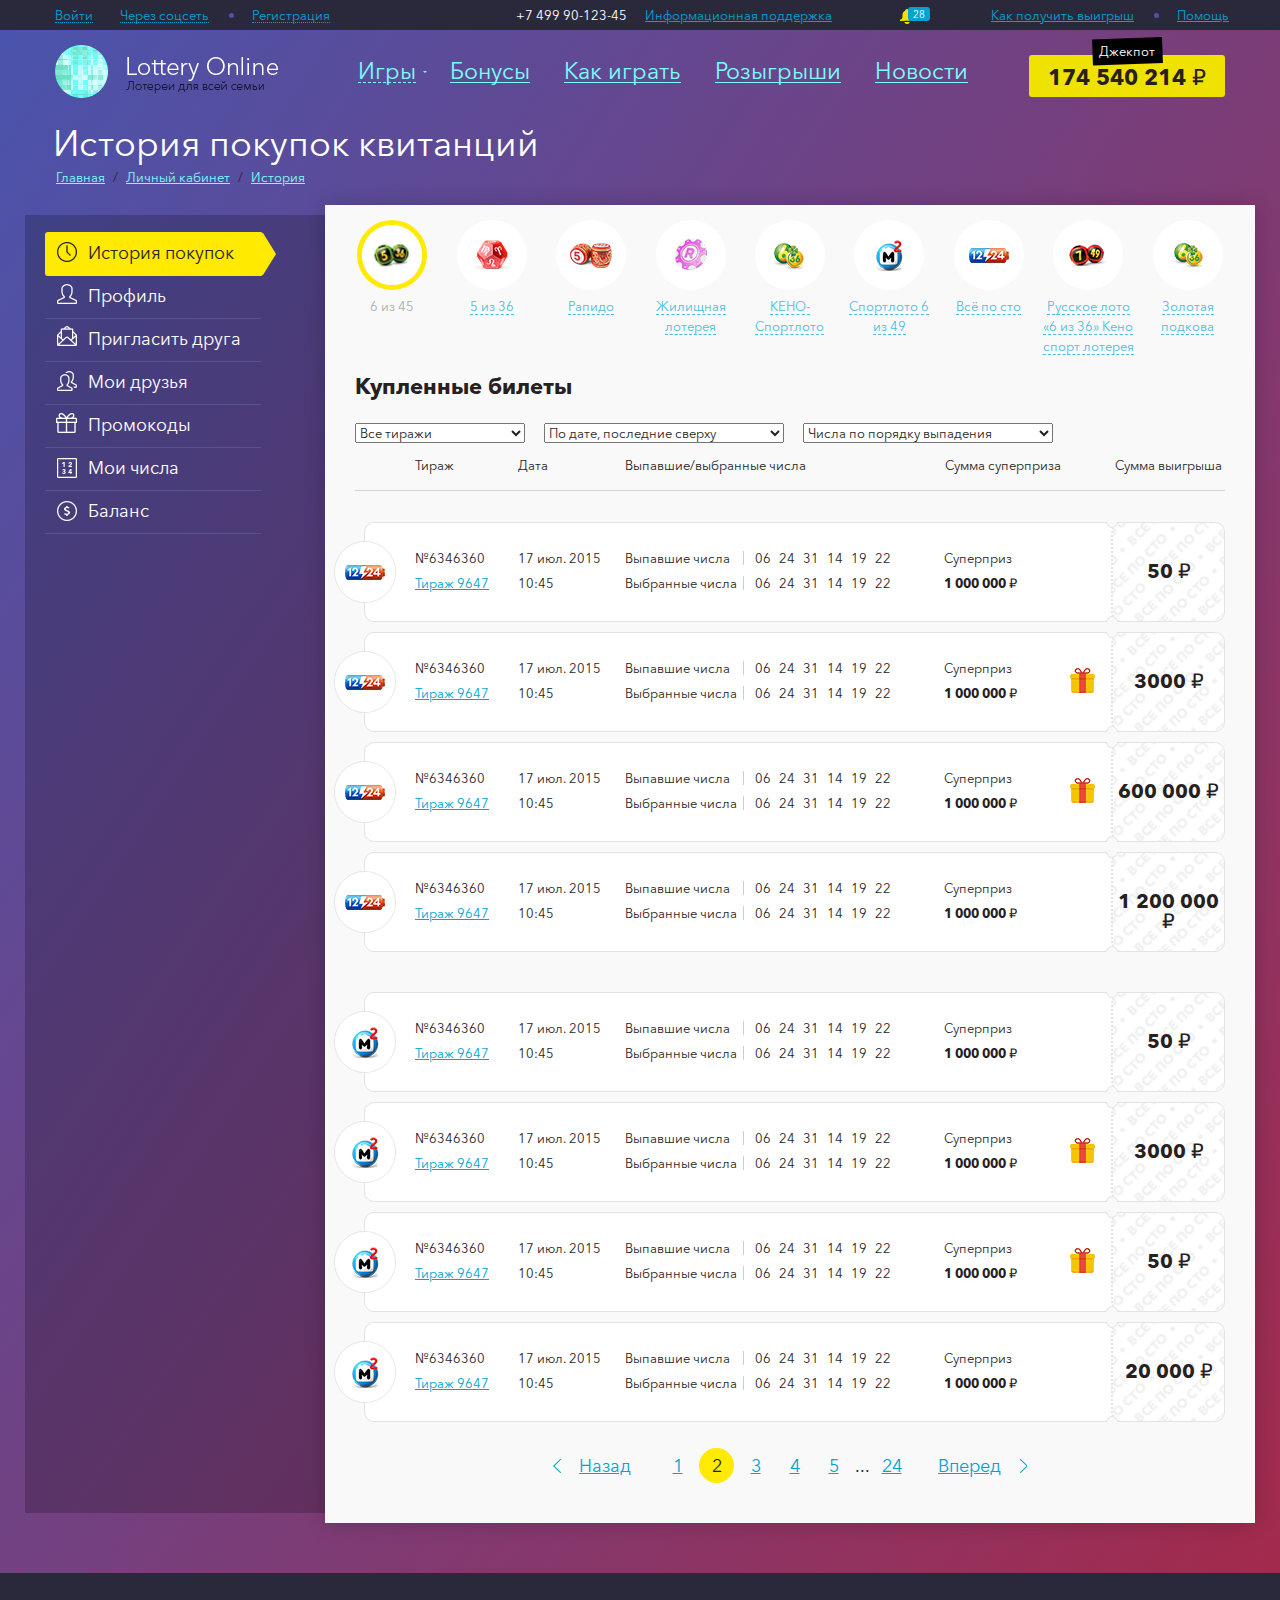
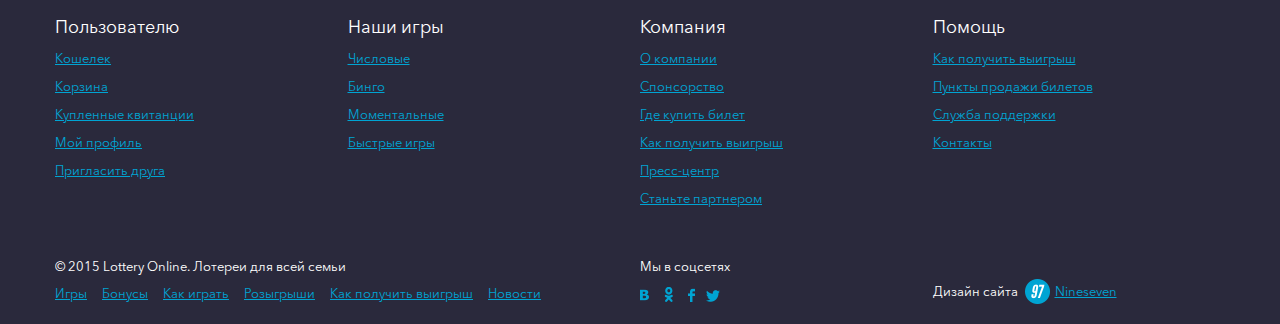
<file: profile_histor.html>
<!DOCTYPE html>
<html lang="ru">
	<head>
		<meta charset="utf-8">
		<meta http-equiv="X-UA-Compatible" content="IE=edge">
		<meta name="viewport" content="width=device-width, initial-scale=1">
		<title>test</title>
		<!-- <link rel="icon" href="img/favicon.png" type="image/x-icon" /> -->
		<link href="js/vendors/slick/slick.css" rel="stylesheet">
		<link href="js/vendors/scrollercontent/jquery.mThumbnailScroller.css" rel="stylesheet">
		<link href="css/style.css" rel="stylesheet">
		<link href="http://fonts.googleapis.com/css?family=PT+Sans:regular,italic,bold,bolditalic" rel="stylesheet" type="text/css" />
		<!--[if lt IE 9]>
			<script src="https://oss.maxcdn.com/html5shiv/3.7.2/html5shiv.min.js"></script>
			<script src="https://oss.maxcdn.com/respond/1.4.2/respond.min.js"></script>
		<![endif]-->

		<script src="https://ajax.googleapis.com/ajax/libs/jquery/1.11.3/jquery.min.js"></script>
		<script src="js/vendors/slick/slick.min.js"></script>
		<script src="js/vendors/spin/spin.js"></script>
		<script src="js/jquery-ui.min.js"></script>
		<script src="js/jquery.mixitup.js"></script>
		<script src="js/vendors/scrollercontent/jquery.mThumbnailScroller.js"></script>
		<script src="js/jquery.mousewheel.js"></script>
		<script src="js/jquery.selectik.min.js"></script>
		<script src="js/jquery.jscrollpane.min.js"></script>
		<script src="js/jquery.mask.min.js"></script>

		<script src="js/interface.js"></script>
	</head>
	<body>
		<!--LAYOUT-->
		<div class="layout">
			<div class="top">
				<div class="container">
					<ul class="fleft">
						<li class="top-menu__item"><a href="#enter-popup" class="top__anchor popup_open" rel="#enter-popup"><span>Войти</span></a></li>
						<li class="top-menu__item"><a href="#" class="separator top__anchor"><span>Через соцсеть</span></a></li>
						<li class="top-menu__item"><a href="#" class="top__anchor popup_open" rel="#register-popup"><span>Регистрация</span></a></li>
					</ul>

					<ul class="fright">
						<li class="top-menu__item"><a href="#" class="separator">Как получить выигрыш</a></li>
						<li class="top-menu__item"><a href="#">Помощь</a></li>
					</ul>
					<div class="top__center">
						<span class="top__phone">+7 499 90-123-45</span>
						<a href="#">Информационная поддержка</a>
						<a href="#" class="bell"><span>28</span></a>
					</div>
				</div>
			</div>
			<div class="popup-message">
				<div class="message-head">Сообщение</div>
				<div class="message-cont first">
					<h4>22.12.15, 23:34</h4>
					<p>Всероссийская государственная лотерея</p>
				</div>
				<div class="message-cont">
					<h4>22.12.15, 23:34</h4>
					<p>Всероссийская государственная лотерея</p>
				</div>
				<div class="message-head">Бонус</div>
				<div class="message-cont first">
					<h4>22.12.15, 23:34</h4>
					<p>Всероссийская государственная лотерея</p>
				</div>
				<div class="message-cont">
					<h4>22.12.15, 23:34</h4>
					<p>Всероссийская государственная лотерея</p>
				</div>
			</div>
			<header class="page-header">
				<div class="container">
					<div class="top-logo">
						<img src="img/content/top-logo.png" alt="">
					</div>
					<div class="jackpot">
						174 540 214 &#8381;
						<span class="jackpot__title"><i>Джекпот</i></span>
					</div>
					<nav class="top-nav">
						<a href="#" class="top-nav__item top-nav__item--submenu"><span>Игры</span></a>
						<a href="#" class="top-nav__item"><span>Бонусы</span></a>
						<a href="#" class="top-nav__item"><span>Как играть</span></a>
						<a href="#" class="top-nav__item"><span>Розыгрыши</span></a>
						<a href="#" class="top-nav__item"><span>Новости</span></a>
					</nav>
					<div class="top-nav__submenu">
						<div class="top-nav__submenu-list">
							<div class="top-nav__submenu-list__item">
								<div class="top-nav__submenu-list__item-title">Тиражные лотереи</div>
								<div class="top-nav__submenu-list__item-link">
									<a href="#">
										<img src="img/submenu-games/game1.jpg" alt="">
									</a>
								</div>
								<div class="top-nav__submenu-list__item-link">
									<a href="#">
										<img src="img/submenu-games/game2.jpg" alt="">
									</a>
								</div>
								<div class="top-nav__submenu-list__item-link">
									<a href="#">
										<img src="img/submenu-games/game3.jpg" alt="">
									</a>
								</div>
								<div class="top-nav__submenu-list__item-link">
									<a href="#">
										<img src="img/submenu-games/game4.jpg" alt="">
									</a>
								</div>
								<div class="top-nav__submenu-list__item-link">
									<a href="#">
										<img src="img/submenu-games/game5.jpg" alt="">
									</a>
								</div>
							</div>
							<div class="top-nav__submenu-list__item">
								<div class="top-nav__submenu-list__item-title">Бинго</div>
								<div class="top-nav__submenu-list__item-link">
									<a href="#">
										<img src="img/submenu-games/game6.jpg" alt="">
									</a>
								</div>
								<div class="top-nav__submenu-list__item-link">
									<a href="#">
										<img src="img/submenu-games/game7.jpg" alt="">
									</a>
								</div>
							</div>
							<div class="top-nav__submenu-list__item">
								<div class="top-nav__submenu-list__item-title">Бонусные</div>
								<div class="top-nav__submenu-list__item-link">
									<a href="#">
										<img src="img/submenu-games/game8.jpg" alt="">
									</a>
								</div>
								<div class="top-nav__submenu-list__item-link">
									<a href="#">
										<img src="img/submenu-games/game9.jpg" alt="">
									</a>
								</div>
								<div class="top-nav__submenu-list__item-link">
									<a href="#">
										<img src="img/submenu-games/game10.jpg" alt="">
									</a>
								</div>
								<div class="top-nav__submenu-list__item-link">
									<a href="#">
										<img src="img/submenu-games/game11.jpg" alt="">
									</a>
								</div>
								<div class="top-nav__submenu-list__item-link">
									<a href="#">
										<img src="img/submenu-games/game12.jpg" alt="">
									</a>
								</div>
								<div class="top-nav__submenu-list__item-link">
									<a href="#">
										<img src="img/submenu-games/game1.jpg" alt="">
									</a>
								</div>
							</div>
							<div class="top-nav__submenu-list__item">
								<div class="top-nav__submenu-list__item-title">Живые дилеры</div>
								<div class="top-nav__submenu-list__item-link">
									<a href="#">
										<img src="img/submenu-games/game2.jpg" alt="">
									</a>
								</div>
								<div class="top-nav__submenu-list__item-link">
									<a href="#">
										<img src="img/submenu-games/game3.jpg" alt="">
									</a>
								</div>
								<div class="top-nav__submenu-list__item-link">
									<a href="#">
										<img src="img/submenu-games/game4.jpg" alt="">
									</a>
								</div>
							</div>
							<div class="top-nav__submenu-list__item">
								<div class="top-nav__submenu-list__item-title">Все по 100</div>
								<div class="top-nav__submenu-list__item-link">
									<a href="#">
										<img src="img/submenu-games/game5.jpg" alt="">
									</a>
								</div>
								<div class="top-nav__submenu-list__item-link">
									<a href="#">
										<img src="img/submenu-games/game6.jpg" alt="">
									</a>
								</div>
								<div class="top-nav__submenu-list__item-link">
									<a href="#">
										<img src="img/submenu-games/game7.jpg" alt="">
									</a>
								</div>
								<div class="top-nav__submenu-list__item-link">
									<a href="#">
										<img src="img/submenu-games/game8.jpg" alt="">
									</a>
								</div>
								<div class="top-nav__submenu-list__item-link">
									<a href="#">
										<img src="img/submenu-games/game9.jpg" alt="">
									</a>
								</div>
							</div>
							<div class="top-nav__submenu-list__item">
								<div class="top-nav__submenu-list__item-title">Быстрые игры</div>
								<div class="top-nav__submenu-list__item-link">
									<a href="#">
										<img src="img/submenu-games/game10.jpg" alt="">
									</a>
								</div>
								<div class="top-nav__submenu-list__item-link">
									<a href="#">
										<img src="img/submenu-games/game11.jpg" alt="">
									</a>
								</div>
								<div class="top-nav__submenu-list__item-link">
									<a href="#">
										<img src="img/submenu-games/game12.jpg" alt="">
									</a>
								</div>
								<div class="top-nav__submenu-list__item-link">
									<a href="#">
										<img src="img/submenu-games/game1.jpg" alt="">
									</a>
								</div>
							</div>
						</div>
					</div>	
				</div>
			</header>
			
			<section class="wr">
				<div class="inner-header">История покупок квитанций</div>
				<div class="crubs"><a href="">Главная</a> / <a href="">Личный кабинет</a> / <a href="">История</a></div>
			</section>
			<section class="profile">
				<div class="profile-left">
					<ul class="profile-menu">
						<li class="active"><a href=""><span class="ico-prof-1"></span>История покупок</a></li>
						<li><a href=""><span class="ico-prof-2"></span>Профиль</a></li>
						<li><a href=""><span class="ico-prof-3"></span>Пригласить друга</a></li>
						<li><a href=""><span class="ico-prof-4"></span>Мои друзья</a></li>
						<li><a href=""><span class="ico-prof-5"></span>Промокоды</a></li>
						<li><a href=""><span class="ico-prof-6"></span>Мои числа</a></li>
						<li><a href=""><span class="ico-prof-7"></span>Баланс</a></li>
					</ul>
				</div>
				<div class="profile-right">
					<ul class="history-tabs">
						<li class="active"><a href=""><span class="tab-ico"><img src="img/tab/tab-ico-1.png" alt=""></span><em>6 из 45</em></a></li>
						<li><a href=""><span class="tab-ico"><img src="img/tab/tab-ico-2.png" alt=""></span><em>5 из 36</em></a></li>
						<li><a href=""><span class="tab-ico"><img src="img/tab/tab-ico-3.png" alt=""></span><em>Рапидо</em></a></li>
						<li><a href=""><span class="tab-ico"><img src="img/tab/tab-ico-4.png" alt=""></span><em>Жилищная лотерея</em></a></li>
						<li><a href=""><span class="tab-ico"><img src="img/tab/tab-ico-5.png" alt=""></span><em>КЕНО-Спортлото</em></a></li>
						<li><a href=""><span class="tab-ico"><img src="img/tab/tab-ico-6.png" alt=""></span><em>Спортлото 6 из 49</em></a></li>
						<li><a href=""><span class="tab-ico"><img src="img/tab/tab-ico-7.png" alt=""></span><em>Всё по сто</em></a></li>
						<li><a href=""><span class="tab-ico"><img src="img/tab/tab-ico-8.png" alt=""></span><em>Русское лото «6 из 36» Кено спорт лотерея</em></a></li>
						<li><a href=""><span class="tab-ico"><img src="img/tab/tab-ico-9.png" alt=""></span><em>Золотая подкова</em></a></li>
					</ul>
					<div class="history-items">
						<div class="history-it">
							<div class="h3">Купленные билеты</div>
							<div class="history-filter">
								<div class="select-box">
									<select name="" style='width: 170px;'>
										<option value="">Все тиражи</option>
										<option value="">Последние сверху</option>
										<option value="">Последние внизу</option>
										<option value="">С … по …</option>
									</select>
								</div>
								<div class="select-box">
									<select name="" style='width: 240px;'>
										<option value="">По дате, последние сверху</option>
										<option value="">По дате, последние снизу</option>
									</select>
								</div>
								<div class="select-box">
									<select name="" style='width: 250px;'>
										<option value="">Числа по порядку выпадения</option>
										<option value="">Числа по выпадения</option>
									</select>
								</div>
							</div>
							<div class="ticket-header">
								<div class="ticket-h_1">Тираж</div>
								<div class="ticket-h_2">Дата</div>
								<div class="ticket-h_3">Сумма выигрыша</div>
								<div class="ticket-h_4">Сумма суперприза</div>
								<div class="ticket-h_5">Выпавшие/выбранные числа</div>
							</div>
							<div class="ticket">
								<div class="ticket-in">
									<div class="ticket-pay">
										<strong>50</strong>
										&#8381;
									</div>
									<div class="ticket-logo"><img src="img/tab/tab-ico-7.png" alt=""></div>
									<div class="ticket-namber">
										№6346360 <br>
										<a href="">Тираж 9647</a>
									</div>
									<div class="ticket-date">
										17 июл. 2015 <br>
										10:45
									</div>
									<div class="ticket-gift">
										Суперприз <br>
										<strong>1 000 000 </strong>&#8381;
									</div>
									<div class="ticket-room">
										<div class="ticket-room-in">
											<div class="ticket-room-h">Выпавшие числа</div>
											<div class="ticket-room-it"><span>06</span> <span>24</span> <span>31</span> <span>14</span> <span>19</span> <span>22</span></div>
										</div>
										<div class="ticket-room-in">
											<div class="ticket-room-h">Выбранные числа</div>
											<div class="ticket-room-it"><span>06</span> <span>24</span> <span>31</span> <span>14</span> <span>19</span> <span>22</span></div>
										</div>
									</div>
								</div>
							</div>
							<div class="ticket">
								<div class="ticket-in">
									<div class="ticket-pay">
										<strong>3000</strong>
										&#8381;
									</div>
									<div class="ticket-logo"><img src="img/tab/tab-ico-7.png" alt=""></div>
									<div class="ticket-namber">
										№6346360 <br>
										<a href="">Тираж 9647</a>
									</div>
									<div class="ticket-date">
										17 июл. 2015 <br>
										10:45
									</div>
									<div class="ticket-gift">
										Суперприз <br>
										<strong>1 000 000 </strong>&#8381;
									</div>
									<div class="ticket-room">
										<div class="ticket-room-in">
											<div class="ticket-room-h">Выпавшие числа</div>
											<div class="ticket-room-it"><span>06</span> <span>24</span> <span>31</span> <span>14</span> <span>19</span> <span>22</span></div>
										</div>
										<div class="ticket-room-in">
											<div class="ticket-room-h">Выбранные числа</div>
											<div class="ticket-room-it"><span>06</span> <span>24</span> <span>31</span> <span>14</span> <span>19</span> <span>22</span></div>
										</div>
									</div>
									<div class="ticket-gift-img"><img src="img/gift.png" alt=""></div>
								</div>
							</div>
							<div class="ticket">
								<div class="ticket-in">
									<div class="ticket-pay">
										<strong>600 000</strong>
										&#8381;
									</div>
									<div class="ticket-logo"><img src="img/tab/tab-ico-7.png" alt=""></div>
									<div class="ticket-namber">
										№6346360 <br>
										<a href="">Тираж 9647</a>
									</div>
									<div class="ticket-date">
										17 июл. 2015 <br>
										10:45
									</div>
									<div class="ticket-gift">
										Суперприз <br>
										<strong>1 000 000 </strong>&#8381;
									</div>
									<div class="ticket-room">
										<div class="ticket-room-in">
											<div class="ticket-room-h">Выпавшие числа</div>
											<div class="ticket-room-it"><span>06</span> <span>24</span> <span>31</span> <span>14</span> <span>19</span> <span>22</span></div>
										</div>
										<div class="ticket-room-in">
											<div class="ticket-room-h">Выбранные числа</div>
											<div class="ticket-room-it"><span>06</span> <span>24</span> <span>31</span> <span>14</span> <span>19</span> <span>22</span></div>
										</div>
									</div>
									<div class="ticket-gift-img"><img src="img/gift.png" alt=""></div>
								</div>
							</div>
							<div class="ticket">
								<div class="ticket-in">
									<div class="ticket-pay">
										<strong>1 200 000</strong>
										&#8381;
									</div>
									<div class="ticket-logo"><img src="img/tab/tab-ico-7.png" alt=""></div>
									<div class="ticket-namber">
										№6346360 <br>
										<a href="">Тираж 9647</a>
									</div>
									<div class="ticket-date">
										17 июл. 2015 <br>
										10:45
									</div>
									<div class="ticket-gift">
										Суперприз <br>
										<strong>1 000 000 </strong>&#8381;
									</div>
									<div class="ticket-room">
										<div class="ticket-room-in">
											<div class="ticket-room-h">Выпавшие числа</div>
											<div class="ticket-room-it"><span>06</span> <span>24</span> <span>31</span> <span>14</span> <span>19</span> <span>22</span></div>
										</div>
										<div class="ticket-room-in">
											<div class="ticket-room-h">Выбранные числа</div>
											<div class="ticket-room-it"><span>06</span> <span>24</span> <span>31</span> <span>14</span> <span>19</span> <span>22</span></div>
										</div>
									</div>
								</div>
							</div>
							<div class="ticket-padding"></div>
							<div class="ticket">
								<div class="ticket-in">
									<div class="ticket-pay">
										<strong>50</strong>
										&#8381;
									</div>
									<div class="ticket-logo"><img src="img/tab/tab-ico-6.png" alt=""></div>
									<div class="ticket-namber">
										№6346360 <br>
										<a href="">Тираж 9647</a>
									</div>
									<div class="ticket-date">
										17 июл. 2015 <br>
										10:45
									</div>
									<div class="ticket-gift">
										Суперприз <br>
										<strong>1 000 000 </strong>&#8381;
									</div>
									<div class="ticket-room">
										<div class="ticket-room-in">
											<div class="ticket-room-h">Выпавшие числа</div>
											<div class="ticket-room-it"><span>06</span> <span>24</span> <span>31</span> <span>14</span> <span>19</span> <span>22</span></div>
										</div>
										<div class="ticket-room-in">
											<div class="ticket-room-h">Выбранные числа</div>
											<div class="ticket-room-it"><span>06</span> <span>24</span> <span>31</span> <span>14</span> <span>19</span> <span>22</span></div>
										</div>
									</div>
								</div>
							</div>
							<div class="ticket">
								<div class="ticket-in">
									<div class="ticket-pay">
										<strong>3000</strong>
										&#8381;
									</div>
									<div class="ticket-logo"><img src="img/tab/tab-ico-6.png" alt=""></div>
									<div class="ticket-namber">
										№6346360 <br>
										<a href="">Тираж 9647</a>
									</div>
									<div class="ticket-date">
										17 июл. 2015 <br>
										10:45
									</div>
									<div class="ticket-gift">
										Суперприз <br>
										<strong>1 000 000 </strong>&#8381;
									</div>
									<div class="ticket-room">
										<div class="ticket-room-in">
											<div class="ticket-room-h">Выпавшие числа</div>
											<div class="ticket-room-it"><span>06</span> <span>24</span> <span>31</span> <span>14</span> <span>19</span> <span>22</span></div>
										</div>
										<div class="ticket-room-in">
											<div class="ticket-room-h">Выбранные числа</div>
											<div class="ticket-room-it"><span>06</span> <span>24</span> <span>31</span> <span>14</span> <span>19</span> <span>22</span></div>
										</div>
									</div>
									<div class="ticket-gift-img"><img src="img/gift.png" alt=""></div>
								</div>
							</div>
							<div class="ticket">
								<div class="ticket-in">
									<div class="ticket-pay">
										<strong>50</strong>
										&#8381;
									</div>
									<div class="ticket-logo"><img src="img/tab/tab-ico-6.png" alt=""></div>
									<div class="ticket-namber">
										№6346360 <br>
										<a href="">Тираж 9647</a>
									</div>
									<div class="ticket-date">
										17 июл. 2015 <br>
										10:45
									</div>
									<div class="ticket-gift">
										Суперприз <br>
										<strong>1 000 000 </strong>&#8381;
									</div>
									<div class="ticket-room">
										<div class="ticket-room-in">
											<div class="ticket-room-h">Выпавшие числа</div>
											<div class="ticket-room-it"><span>06</span> <span>24</span> <span>31</span> <span>14</span> <span>19</span> <span>22</span></div>
										</div>
										<div class="ticket-room-in">
											<div class="ticket-room-h">Выбранные числа</div>
											<div class="ticket-room-it"><span>06</span> <span>24</span> <span>31</span> <span>14</span> <span>19</span> <span>22</span></div>
										</div>
									</div>
									<div class="ticket-gift-img"><img src="img/gift.png" alt=""></div>
								</div>
							</div>
							<div class="ticket">
								<div class="ticket-in">
									<div class="ticket-pay">
										<strong>20 000</strong>
										&#8381;
									</div>
									<div class="ticket-logo"><img src="img/tab/tab-ico-6.png" alt=""></div>
									<div class="ticket-namber">
										№6346360 <br>
										<a href="">Тираж 9647</a>
									</div>
									<div class="ticket-date">
										17 июл. 2015 <br>
										10:45
									</div>
									<div class="ticket-gift">
										Суперприз <br>
										<strong>1 000 000 </strong>&#8381;
									</div>
									<div class="ticket-room">
										<div class="ticket-room-in">
											<div class="ticket-room-h">Выпавшие числа</div>
											<div class="ticket-room-it"><span>06</span> <span>24</span> <span>31</span> <span>14</span> <span>19</span> <span>22</span></div>
										</div>
										<div class="ticket-room-in">
											<div class="ticket-room-h">Выбранные числа</div>
											<div class="ticket-room-it"><span>06</span> <span>24</span> <span>31</span> <span>14</span> <span>19</span> <span>22</span></div>
										</div>
									</div>
								</div>
							</div>
							<div class="pager">
								<div class="pager-left"><a href="">Назад</a></div>
								<ul class="pager-namber">
									<li><a href="">1</a></li>
									<li><span>2</span></li>
									<li><a href="">3</a></li>
									<li><a href="">4</a></li>
									<li><a href="">5</a></li>
									<li>...</li>
									<li><a href="">24</a></li>
								</ul>
								<div class="pager-right"><a href="">Вперед</a></div>
							</div>
						</div>
					</div>

				</div>
				<div class="clearfix"></div>
			</section>

			<section class="page-footer">
				<div class="container">
					<div class="row">
						<div class="page-footer__list-wrap">
							<div class="page-footer__list col-xs-3">
								<ul>
									<li class="page-footer__list-item page-footer__list-item--title">Пользователю</li>
									<li class="page-footer__list-item"><a href="#">Кошелек</a></li>
									<li class="page-footer__list-item"><a href="#">Корзина</a></li>
									<li class="page-footer__list-item"><a href="#">Купленные квитанции</a></li>
									<li class="page-footer__list-item"><a href="#">Мой профиль</a></li>
									<li class="page-footer__list-item"><a href="#">Пригласить друга</a></li>
								</ul>
							</div>
							<div class="page-footer__list col-xs-3">
								<ul>
									<li class="page-footer__list-item page-footer__list-item--title">Наши игры</li>
									<li class="page-footer__list-item"><a href="#">Числовые</a></li>
									<li class="page-footer__list-item"><a href="#">Бинго</a></li>
									<li class="page-footer__list-item"><a href="#">Моментальные</a></li>
									<li class="page-footer__list-item"><a href="#">Быстрые игры</a></li>
								</ul>
							</div>
							<div class="page-footer__list col-xs-3">
								<ul>
									<li class="page-footer__list-item page-footer__list-item--title">Компания</li>
									<li class="page-footer__list-item"><a href="#">О компании</a></li>
									<li class="page-footer__list-item"><a href="#">Спонсорство</a></li>
									<li class="page-footer__list-item"><a href="#">Где купить билет</a></li>
									<li class="page-footer__list-item"><a href="#">Как получить выигрыш</a></li>
									<li class="page-footer__list-item"><a href="#">Пресс-центр</a></li>
									<li class="page-footer__list-item"><a href="#">Станьте партнером</a></li>
								</ul>
							</div>
							<div class="page-footer__list col-xs-3">
								<ul>
									<li class="page-footer__list-item page-footer__list-item--title">Помощь</li>
									<li class="page-footer__list-item"><a href="#">Как получить выигрыш</a></li>
									<li class="page-footer__list-item"><a href="#">Пункты продажи билетов</a></li>
									<li class="page-footer__list-item"><a href="#">Служба поддержки</a></li>
									<li class="page-footer__list-item"><a href="#">Контакты</a></li>
								</ul>
							</div>
						</div>
						<div class="page-footer__copyright">
							<div class="page-footer__copyright-item page-footer__copyright-item--long col-xs-6">
								<div class="title">&copy; 2015 Lottery Online. Лотереи для всей семьи</div>
								<div class="page-footer__nav">
									<a href="#">Игры</a>
									<a href="#">Бонусы</a>
									<a href="#">Как играть</a>
									<a href="#">Розыгрыши</a>
									<a href="#">Как получить выигрыш</a>
									<a href="#">Новости</a>
								</div>
							</div>
							<div class="page-footer__copyright-item col-xs-3">
								<div class="title">Мы в соцсетях</div>
								<div class="page-footer__socials">
									<a href="#" class="page-footer__socials-item vk"></a>
									<a href="#" class="page-footer__socials-item ok"></a>
									<a href="#" class="page-footer__socials-item facebook"></a>
									<a href="#" class="page-footer__socials-item twitter"></a>
								</div>
							</div>
							<div class="page-footer__copyright-item col-xs-3">
								<div class="develop">
									Дизайн сайта <a href="http://nineseven.ru/" target="blank" class="nineseven">Nineseven</a>
								</div>
							</div>
						</div>
					</div>
				</div>
			</section>
		</div><!-- END LAYOUT-->		
		
		<!-- POPUP -->
		<div id="enter-popup" class="popup">
			<a href="" class="close"></a>
			<div class="popup-header">Авторизация</div>
			<div class="popup-soc">
				<p><span>Войти через</span></p>
				<ul class="soc">
					<li><a href="" class="vk"><span></span>Вконтакте</a></li>
					<li><a href="" class="mail"><span></span>Mail.ru</a></li>
					<li><a href="" class="ya"><span></span>Яндекс</a></li>
					<li><a href="" class="fb"><span></span>Facebook</a></li>
					<li><a href="" class="gplus"><span></span>Google</a></li>
				</ul>
			</div>
			<div class="popup-form">
				<div class="popup-form-c">
					<div class="form-header">Эл. почта, телефон или ID</div>
					<div class="form-cont"><input type="text"></div>
					<div class="form-header">Пароль</div>
					<div class="form-cont">
						<input type="password" class="inp-pass">
						<input type="text" class="inp-pass-txt">
						<a href="" class="pass-btn"></a>
						<div class="pass-help"><a href="">Забыли пароль?</a></div>
					</div>
					<div class="form-btn"><a href="" class="btn-st btn-red">Войти на сайт</a></div>
				</div>
				<div class="form-footer">Впервые на сайте? <a href="" class="popup_open" rel="#register-popup">Зарегистрироваться</a></div>
			</div>
		</div>

		<div id="register-popup" class="popup">
			<a href="" class="close"></a>
			<div class="popup-header">Регистрация</div>
			<div class="popup-soc">
				<p><span>Быстрация регистрация через соц.сети</span></p>
				<ul class="soc">
					<li><a href="" class="vk"><span></span>Вконтакте</a></li>
					<li><a href="" class="mail"><span></span>Mail.ru</a></li>
					<li><a href="" class="ya"><span></span>Яндекс</a></li>
					<li><a href="" class="fb"><span></span>Facebook</a></li>
					<li><a href="" class="gplus"><span></span>Google</a></li>
				</ul>
			</div>
			<div class="popup-form">
				<div class="popup-form-c">
					<div class="form-header">Эл. почта</div>
					<div class="form-cont"><input type="text"><span class="form-ico"><img src="img/ico-mail.gif" alt=""></span></div>
					<div class="form-header">Пароль</div>
					<div class="form-cont">
						<input type="password" class="inp-pass">
						<input type="text" class="inp-pass-txt">
						<a href="" class="pass-btn"></a>
						<div class="pass-help"><a href="">Забыли пароль?</a></div>
					</div>
					<div class="form-header">Номер телефона (с кодом)</div>
					<div class="form-cont"><input type="text"><span class="form-ico"><img src="img/ico-phone.gif" alt=""></span></div>
					<div class="form-header">Промокод  <span>(необязательно)</span></div>
					<div class="form-cont"><input type="text"><span class="form-ico"><img src="img/ico-procent.gif" alt=""></span></div>
					<div class="form-kapcha"><img src="img/form-kapcha.gif" alt=""></div>
					<div class="form-check">
						<input id="checkbox" type="checkbox"><label for="checkbox">Мне более 18 лет, с <a href="">правилами</a> ознакомлен и согласен</label>
					</div>

					<div class="form-btn"><a href="" class="btn-st btn-red">Зарегистрироваться</a></div>
				</div>
				<div class="form-footer">У меня есть профиль на сайте. <a href="" class="popup_open" rel="#enter-popup">Войти</a></div>
			</div>
		</div>

		<div class="popup_bg"></div>
		<!-- END POPUP -->
	
	</body>
</html>
</file>
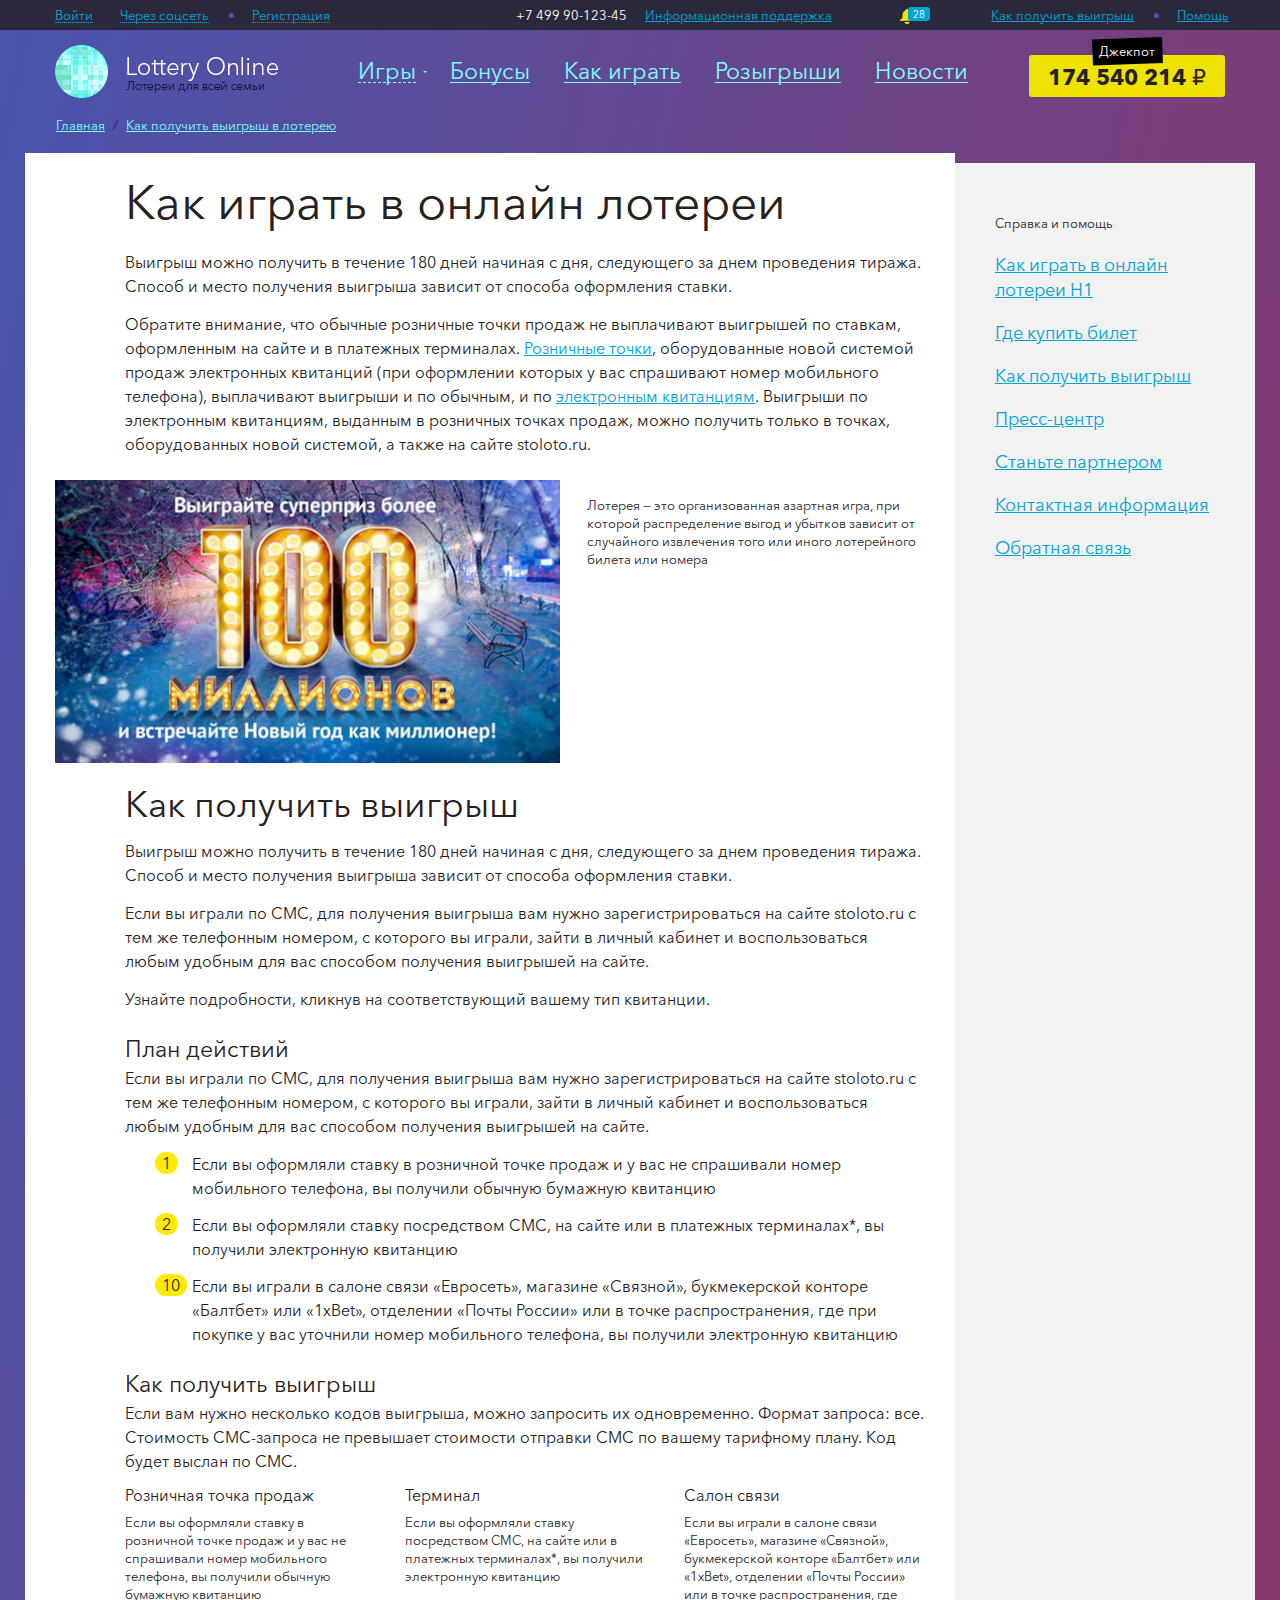
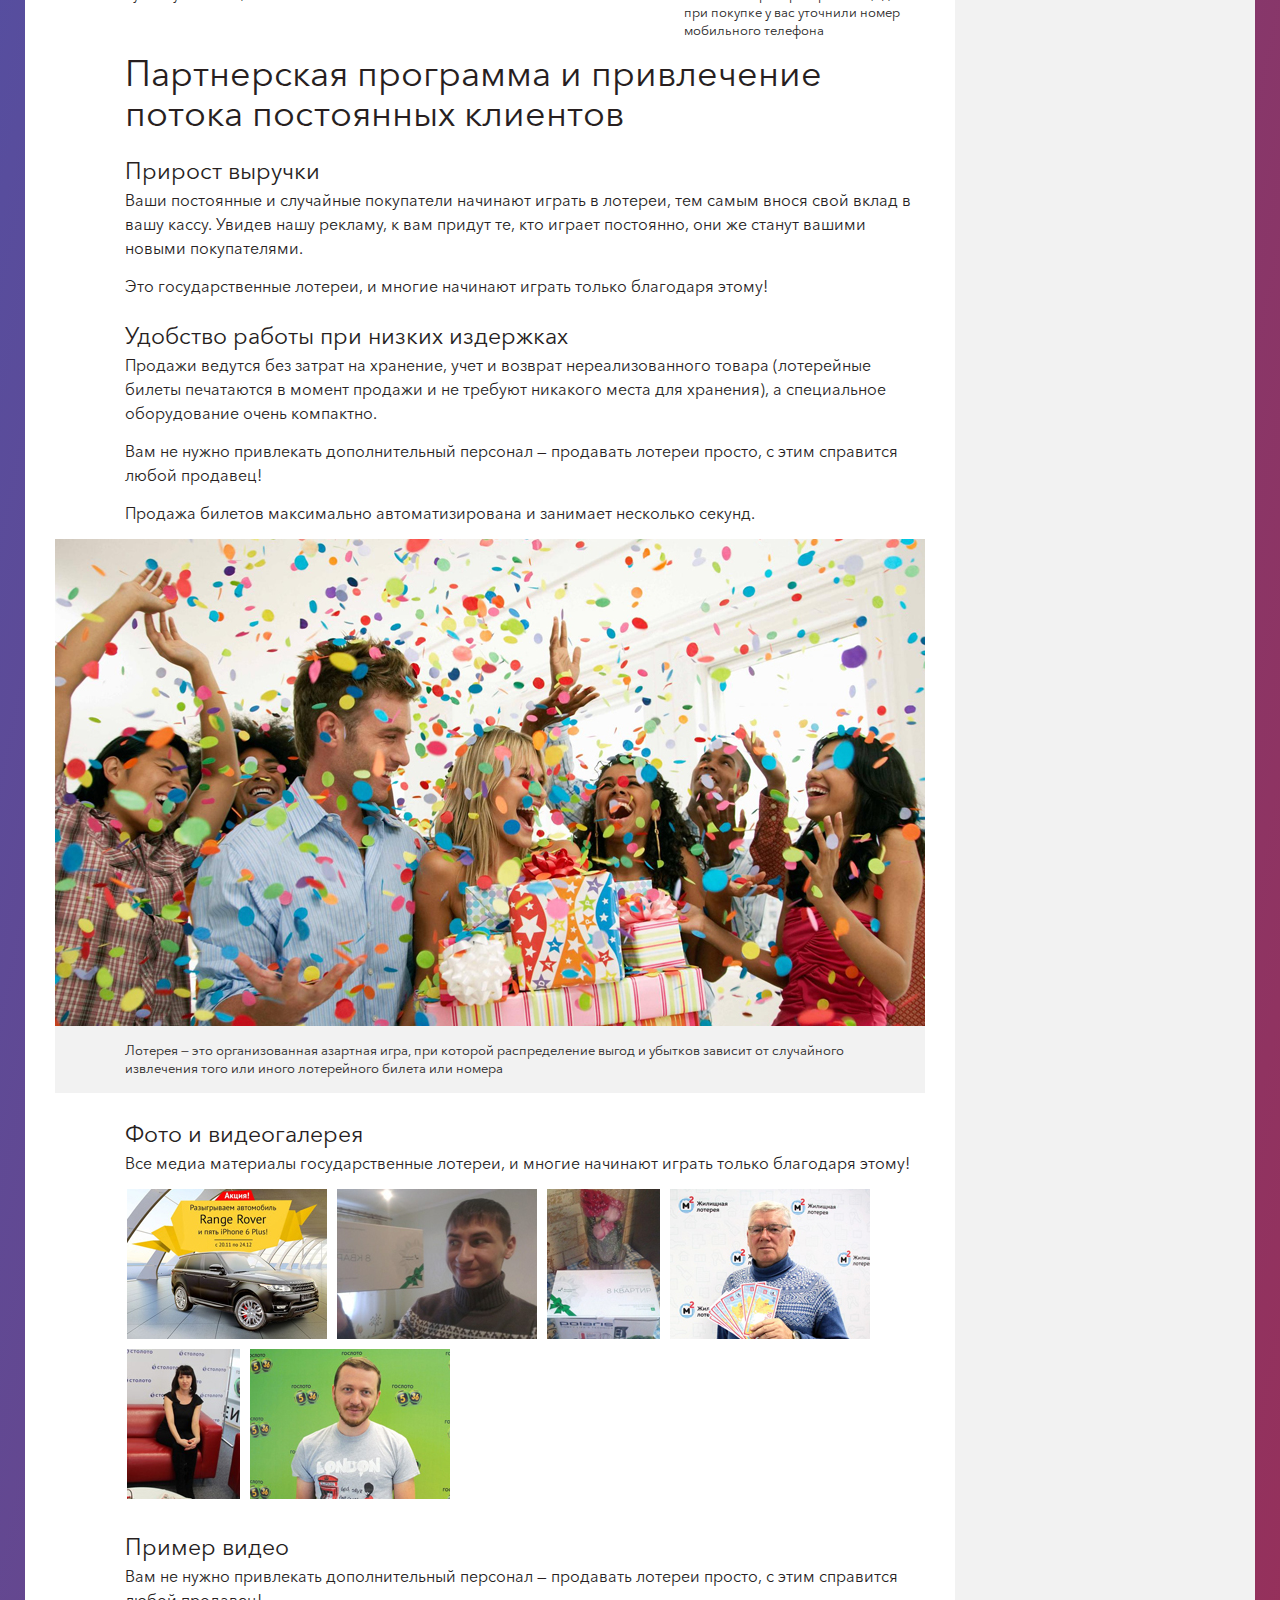
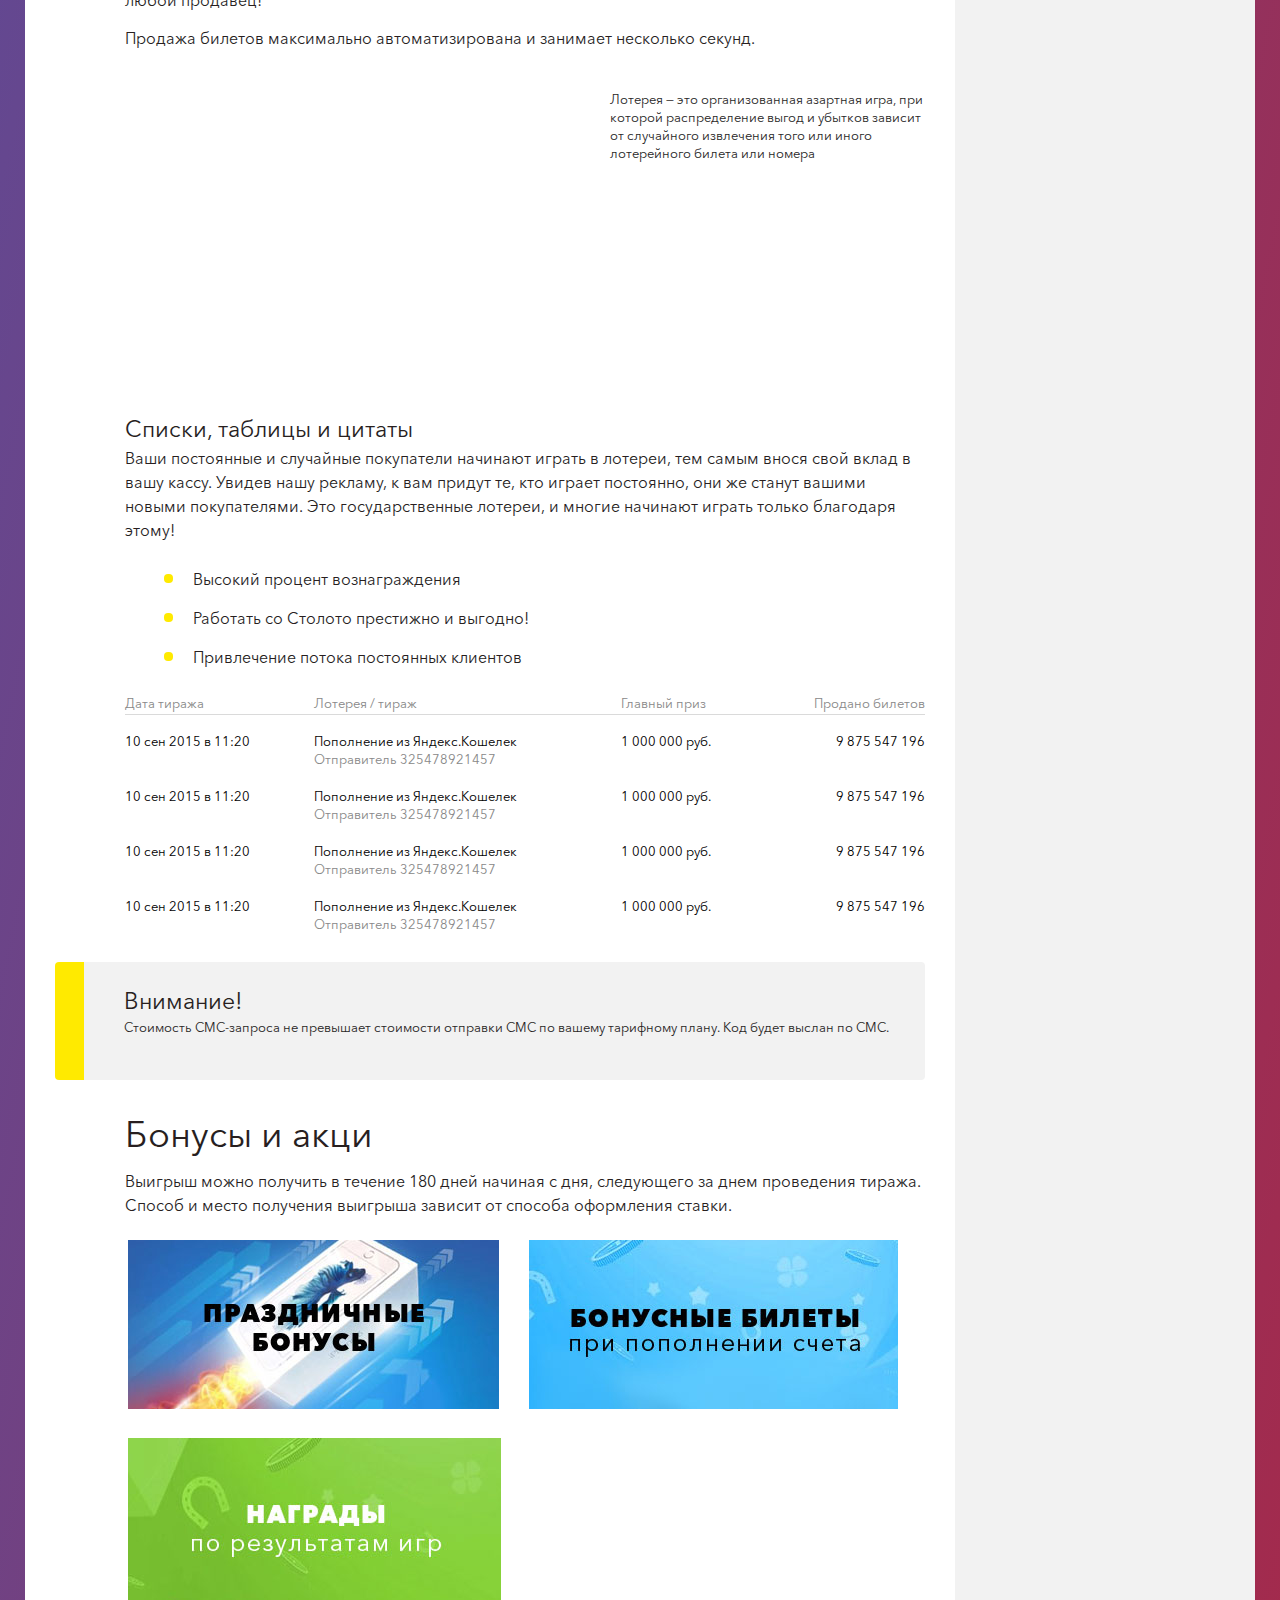
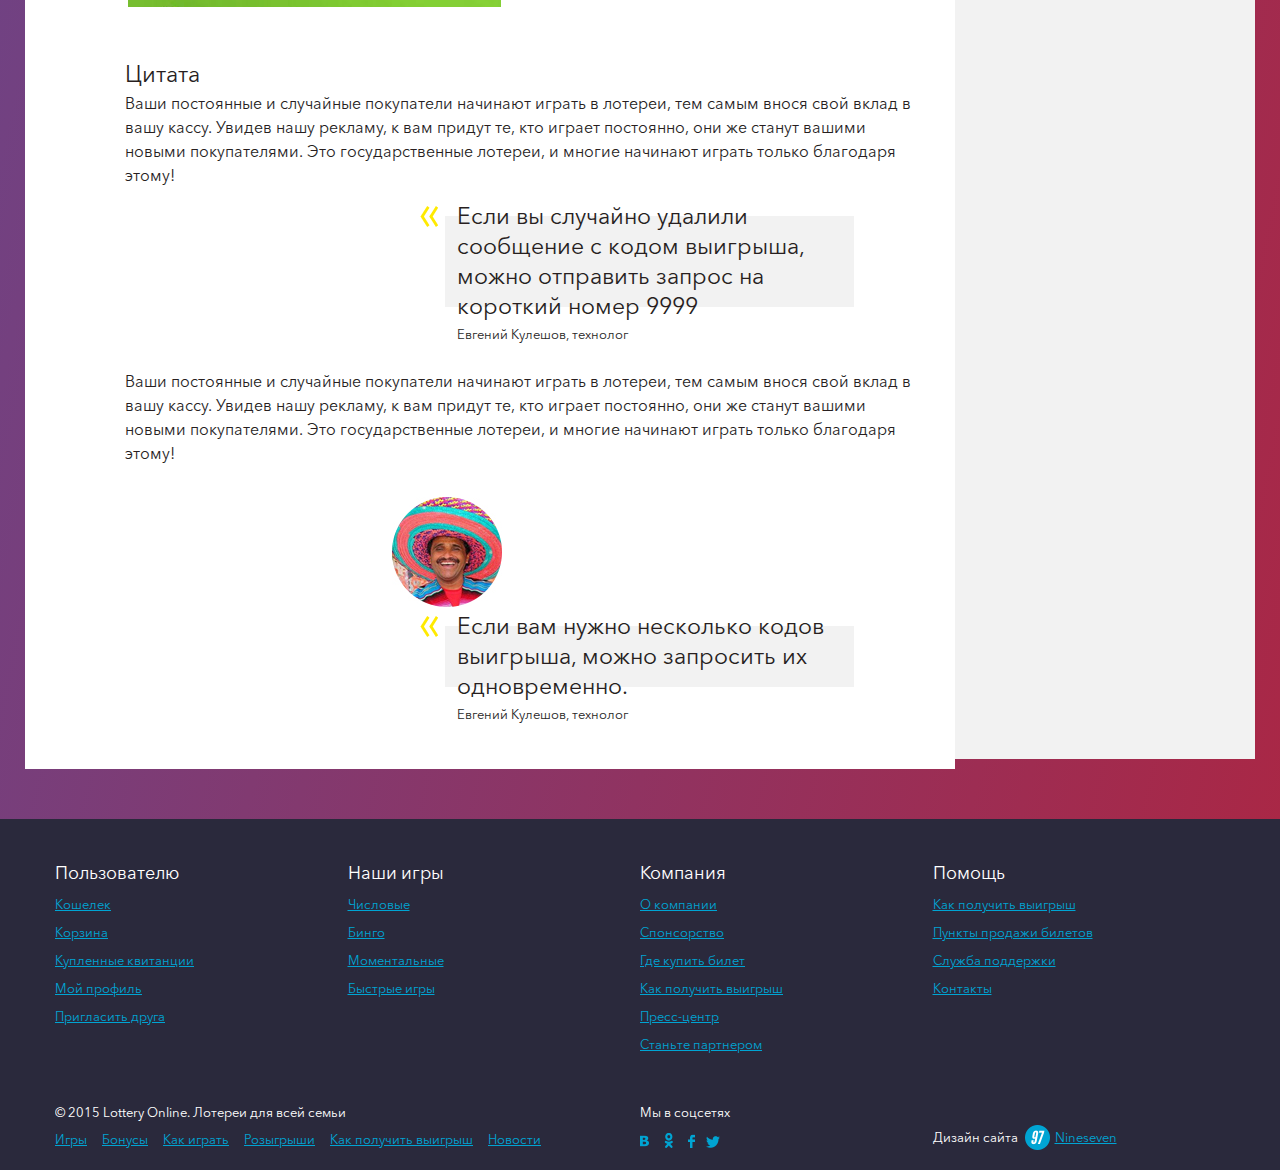
<file: text.html>
<!DOCTYPE html>
<html lang="ru">
	<head>
		<meta charset="utf-8">
		<meta http-equiv="X-UA-Compatible" content="IE=edge">
		<meta name="viewport" content="width=device-width, initial-scale=1">
		<title>test</title>
		<!-- <link rel="icon" href="img/favicon.png" type="image/x-icon" /> -->
		<link href="js/vendors/slick/slick.css" rel="stylesheet">
		<link href="js/vendors/scrollercontent/jquery.mThumbnailScroller.css" rel="stylesheet">
		<link href="css/style.css" rel="stylesheet">
		<link href="http://fonts.googleapis.com/css?family=PT+Sans:regular,italic,bold,bolditalic" rel="stylesheet" type="text/css" />
		<!--[if lt IE 9]>
			<script src="https://oss.maxcdn.com/html5shiv/3.7.2/html5shiv.min.js"></script>
			<script src="https://oss.maxcdn.com/respond/1.4.2/respond.min.js"></script>
		<![endif]-->


		<script src="https://ajax.googleapis.com/ajax/libs/jquery/1.11.3/jquery.min.js"></script>
		<script src="js/vendors/slick/slick.min.js"></script>
		<script src="js/vendors/spin/spin.js"></script>
		<script src="js/jquery-ui.min.js"></script>
		<script src="js/jquery.mixitup.js"></script>
		<script src="js/vendors/scrollercontent/jquery.mThumbnailScroller.js"></script>
		<script src="js/jquery.mousewheel.js"></script>
		<script src="js/jquery.selectik.min.js"></script>
		<script src="js/jquery.jscrollpane.min.js"></script>
		<script src="js/jquery.mask.min.js"></script>

		<script src="js/interface.js"></script>
	</head>
	<body>
		<!--LAYOUT-->
		<div class="layout">
			<div class="top">
				<div class="container">
					<ul class="fleft">
						<li class="top-menu__item"><a href="#enter-popup" class="top__anchor popup_open" rel="#enter-popup"><span>Войти</span></a></li>
						<li class="top-menu__item"><a href="#" class="separator top__anchor"><span>Через соцсеть</span></a></li>
						<li class="top-menu__item"><a href="#" class="top__anchor popup_open" rel="#register-popup"><span>Регистрация</span></a></li>
					</ul>

					<ul class="fright">
						<li class="top-menu__item"><a href="#" class="separator">Как получить выигрыш</a></li>
						<li class="top-menu__item"><a href="#">Помощь</a></li>
					</ul>
					<div class="top__center">
						<span class="top__phone">+7 499 90-123-45</span>
						<a href="#">Информационная поддержка</a>
						<a href="#" class="bell"><span>28</span></a>
					</div>
				</div>
			</div>
			<div class="popup-message">
				<div class="message-head">Сообщение</div>
				<div class="message-cont first">
					<h4>22.12.15, 23:34</h4>
					<p>Всероссийская государственная лотерея</p>
				</div>
				<div class="message-cont">
					<h4>22.12.15, 23:34</h4>
					<p>Всероссийская государственная лотерея</p>
				</div>
				<div class="message-head">Бонус</div>
				<div class="message-cont first">
					<h4>22.12.15, 23:34</h4>
					<p>Всероссийская государственная лотерея</p>
				</div>
				<div class="message-cont">
					<h4>22.12.15, 23:34</h4>
					<p>Всероссийская государственная лотерея</p>
				</div>
			</div>
			<header class="page-header">
				<div class="container">
					<div class="top-logo">
						<img src="img/content/top-logo.png" alt="">
					</div>
					<div class="jackpot">
						174 540 214 &#8381;
						<span class="jackpot__title"><i>Джекпот</i></span>
					</div>
					<nav class="top-nav">
						<a href="#" class="top-nav__item top-nav__item--submenu"><span>Игры</span></a>
						<a href="#" class="top-nav__item"><span>Бонусы</span></a>
						<a href="#" class="top-nav__item"><span>Как играть</span></a>
						<a href="#" class="top-nav__item"><span>Розыгрыши</span></a>
						<a href="#" class="top-nav__item"><span>Новости</span></a>
					</nav>
					<div class="top-nav__submenu">
						<div class="top-nav__submenu-list">
							<div class="top-nav__submenu-list__item">
								<div class="top-nav__submenu-list__item-title">Тиражные лотереи</div>
								<div class="top-nav__submenu-list__item-link">
									<a href="#">
										<img src="img/submenu-games/game1.jpg" alt="">
									</a>
								</div>
								<div class="top-nav__submenu-list__item-link">
									<a href="#">
										<img src="img/submenu-games/game2.jpg" alt="">
									</a>
								</div>
								<div class="top-nav__submenu-list__item-link">
									<a href="#">
										<img src="img/submenu-games/game3.jpg" alt="">
									</a>
								</div>
								<div class="top-nav__submenu-list__item-link">
									<a href="#">
										<img src="img/submenu-games/game4.jpg" alt="">
									</a>
								</div>
								<div class="top-nav__submenu-list__item-link">
									<a href="#">
										<img src="img/submenu-games/game5.jpg" alt="">
									</a>
								</div>
							</div>
							<div class="top-nav__submenu-list__item">
								<div class="top-nav__submenu-list__item-title">Бинго</div>
								<div class="top-nav__submenu-list__item-link">
									<a href="#">
										<img src="img/submenu-games/game6.jpg" alt="">
									</a>
								</div>
								<div class="top-nav__submenu-list__item-link">
									<a href="#">
										<img src="img/submenu-games/game7.jpg" alt="">
									</a>
								</div>
							</div>
							<div class="top-nav__submenu-list__item">
								<div class="top-nav__submenu-list__item-title">Бонусные</div>
								<div class="top-nav__submenu-list__item-link">
									<a href="#">
										<img src="img/submenu-games/game8.jpg" alt="">
									</a>
								</div>
								<div class="top-nav__submenu-list__item-link">
									<a href="#">
										<img src="img/submenu-games/game9.jpg" alt="">
									</a>
								</div>
								<div class="top-nav__submenu-list__item-link">
									<a href="#">
										<img src="img/submenu-games/game10.jpg" alt="">
									</a>
								</div>
								<div class="top-nav__submenu-list__item-link">
									<a href="#">
										<img src="img/submenu-games/game11.jpg" alt="">
									</a>
								</div>
								<div class="top-nav__submenu-list__item-link">
									<a href="#">
										<img src="img/submenu-games/game12.jpg" alt="">
									</a>
								</div>
								<div class="top-nav__submenu-list__item-link">
									<a href="#">
										<img src="img/submenu-games/game1.jpg" alt="">
									</a>
								</div>
							</div>
							<div class="top-nav__submenu-list__item">
								<div class="top-nav__submenu-list__item-title">Живые дилеры</div>
								<div class="top-nav__submenu-list__item-link">
									<a href="#">
										<img src="img/submenu-games/game2.jpg" alt="">
									</a>
								</div>
								<div class="top-nav__submenu-list__item-link">
									<a href="#">
										<img src="img/submenu-games/game3.jpg" alt="">
									</a>
								</div>
								<div class="top-nav__submenu-list__item-link">
									<a href="#">
										<img src="img/submenu-games/game4.jpg" alt="">
									</a>
								</div>
							</div>
							<div class="top-nav__submenu-list__item">
								<div class="top-nav__submenu-list__item-title">Все по 100</div>
								<div class="top-nav__submenu-list__item-link">
									<a href="#">
										<img src="img/submenu-games/game5.jpg" alt="">
									</a>
								</div>
								<div class="top-nav__submenu-list__item-link">
									<a href="#">
										<img src="img/submenu-games/game6.jpg" alt="">
									</a>
								</div>
								<div class="top-nav__submenu-list__item-link">
									<a href="#">
										<img src="img/submenu-games/game7.jpg" alt="">
									</a>
								</div>
								<div class="top-nav__submenu-list__item-link">
									<a href="#">
										<img src="img/submenu-games/game8.jpg" alt="">
									</a>
								</div>
								<div class="top-nav__submenu-list__item-link">
									<a href="#">
										<img src="img/submenu-games/game9.jpg" alt="">
									</a>
								</div>
							</div>
							<div class="top-nav__submenu-list__item">
								<div class="top-nav__submenu-list__item-title">Быстрые игры</div>
								<div class="top-nav__submenu-list__item-link">
									<a href="#">
										<img src="img/submenu-games/game10.jpg" alt="">
									</a>
								</div>
								<div class="top-nav__submenu-list__item-link">
									<a href="#">
										<img src="img/submenu-games/game11.jpg" alt="">
									</a>
								</div>
								<div class="top-nav__submenu-list__item-link">
									<a href="#">
										<img src="img/submenu-games/game12.jpg" alt="">
									</a>
								</div>
								<div class="top-nav__submenu-list__item-link">
									<a href="#">
										<img src="img/submenu-games/game1.jpg" alt="">
									</a>
								</div>
							</div>
						</div>
					</div>	
				</div>
			</header>
			
			<section class="wr">
				<div class="crubs"><a href="">Главная</a> / <a href="">Как получить выигрыш в лотерею</a> </div>
			</section>
			<section class="text text-style">
				<div class="text-cont">
					<h1>Как играть в онлайн лотереи</h1>
					<p>Выигрыш можно получить в течение 180 дней начиная с дня, следующего за днем проведения тиража. Способ и место получения выигрыша зависит от способа оформления ставки.</p>
					<p>Обратите внимание, что обычные розничные точки продаж не выплачивают выигрышей по ставкам, оформленным на сайте и в платежных терминалах. <a href="">Розничные точки</a>, оборудованные новой системой продаж электронных квитанций (при оформлении которых у вас спрашивают номер мобильного телефона), выплачивают выигрыши и по обычным, и по <a href="">электронным квитанциям</a>. Выигрыши по электронным квитанциям, выданным в розничных точках продаж, можно получить только в точках, оборудованных новой системой, а также на сайте stoloto.ru.</p>
					<div class="img-comment">
						<img src="img/commeny.jpg" alt="">
						Лотерея — это организованная азартная игра, при которой распределение выгод и убытков зависит от случайного извлечения того или иного лотерейного билета или номера
					</div>
					<h2>Как получить выигрыш</h2>
					<p>Выигрыш можно получить в течение 180 дней начиная с дня, следующего за днем проведения тиража. Способ и место получения выигрыша зависит от способа оформления ставки.</p>
					<p>Если вы играли по СМС, для получения выигрыша вам нужно зарегистрироваться на сайте stoloto.ru с тем же телефонным номером, с которого вы играли, зайти в личный кабинет и воспользоваться любым удобным для вас способом получения выигрышей на сайте.</p>
					<p>Узнайте подробности, кликнув на соответствующий вашему тип квитанции.</p>
					<h3>План действий</h3>
					<p>Если вы играли по СМС, для получения выигрыша вам нужно зарегистрироваться на сайте stoloto.ru с тем же телефонным номером, с которого вы играли, зайти в личный кабинет и воспользоваться любым удобным для вас способом получения выигрышей на сайте.</p>
					<ol>
						<li><span class="mark-namber">1</span> Если вы оформляли ставку в розничной точке продаж и у вас не спрашивали номер мобильного телефона, вы получили обычную бумажную квитанцию</li>
						<li><span class="mark-namber">2</span> Если вы оформляли ставку посредством СМС, на сайте или в платежных терминалах*, вы получили электронную квитанцию	</li>
						<li><span class="mark-namber">10</span> Если вы играли в салоне связи «Евросеть», магазине «Связной», букмекерской конторе «Балтбет» или «1xBet», отделении «Почты России» или в точке распространения, где при покупке у вас уточнили номер мобильного телефона, вы получили электронную квитанцию</li>
					</ol>
					<h3>Как получить выигрыш</h3>
					<p>Если вам нужно несколько кодов выигрыша, можно запросить их одновременно. Формат запроса: все. Стоимость СМС-запроса не превышает стоимости отправки СМС по вашему тарифному плану. Код будет выслан по СМС.</p>
					<div class="row-text">
						<div class="span3">
							<h4>Розничная точка продаж</h4>
							<p>Если вы оформляли ставку в розничной точке продаж и у вас не спрашивали номер мобильного телефона, вы получили обычную бумажную квитанцию</p>
						</div>
						<div class="span3">
							<h4>Терминал</h4>
							<p>Если вы оформляли ставку посредством СМС, на сайте или в платежных терминалах*, вы получили электронную квитанцию</p>
						</div>
						<div class="span3">
							<h4>Салон связи</h4>
							<p>Если вы играли в салоне связи «Евросеть», магазине «Связной», букмекерской конторе «Балтбет» или «1xBet», отделении «Почты России» или в точке распространения, где при покупке у вас уточнили номер мобильного телефона</p>
						</div>
					</div>
					<h2>Партнерская программа и привлечение потока постоянных клиентов</h2>
					<h3>Прирост выручки</h3>
					<p>Ваши постоянные и случайные покупатели начинают играть в лотереи, тем самым внося свой вклад в вашу кассу. Увидев нашу рекламу, к вам придут те, кто играет постоянно, они же станут вашими новыми покупателями.</p>
					<p>Это государственные лотереи, и многие начинают играть только благодаря этому!</p>
					<h3>Удобство работы при низких издержках</h3>
					<p>Продажи ведутся без затрат на хранение, учет и возврат нереализованного товара (лотерейные билеты печатаются в момент продажи и не требуют никакого места для хранения), а специальное оборудование очень компактно.</p>
					<p>Вам не нужно привлекать дополнительный персонал — продавать лотереи просто, с этим справится любой продавец! </p>
					<p>Продажа билетов максимально автоматизирована и занимает несколько секунд.</p>
					<div class="img-big"><img src="img/img-big.jpg" alt="">
						<span>Лотерея — это организованная азартная игра, при которой распределение выгод и убытков зависит от случайного извлечения того или иного лотерейного билета или номера</span>
					</div>
					<h3>Фото и видеогалерея</h3>
					<p>Все медиа материалы государственные лотереи, и многие начинают играть только благодаря этому!</p>
					<div class="photo-gallery">
						<div class="photo-item"><a href=""><img src="img/photo/photo-1.jpg" alt=""></a></div>
						<div class="photo-item"><a href=""><img src="img/photo/photo-2.jpg" alt=""></a></div>
						<div class="photo-item"><a href=""><img src="img/photo/photo-3.jpg" alt=""></a></div>
						<div class="photo-item"><a href=""><img src="img/photo/photo-4.jpg" alt=""></a></div>
						<div class="photo-item"><a href=""><img src="img/photo/photo-5.jpg" alt=""></a></div>
						<div class="photo-item"><a href=""><img src="img/photo/photo-6.jpg" alt=""></a></div>
					</div>
					<h3>Пример видео</h3>
					<p>Вам не нужно привлекать дополнительный персонал — продавать лотереи просто, с этим справится любой продавец! </p>
					<p>Продажа билетов максимально автоматизирована и занимает несколько секунд.</p>
					<div class="img-comment">
						<div class="comment-vodeo">
							<iframe width="100%" height="315" src="https://www.youtube.com/embed/Rv8hgN5eGQU" frameborder="0" allowfullscreen></iframe>
						</div>
						Лотерея — это организованная азартная игра, при которой распределение выгод и убытков зависит от случайного извлечения того или иного лотерейного билета или номера
					</div>
					<h3>Списки, таблицы и цитаты</h3>
					<p>Ваши постоянные и случайные покупатели начинают играть в лотереи, тем самым внося свой вклад в вашу кассу. Увидев нашу рекламу, к вам придут те, кто играет постоянно, они же станут вашими новыми покупателями. Это государственные лотереи, и многие начинают играть только благодаря этому!</p>
					<ul>
						<li>Высокий процент вознаграждения</li>
						<li>Работать со Столото престижно и выгодно!</li>
						<li>Привлечение потока постоянных клиентов</li>
					</ul>
					<table>
						<tr>
							<th>Дата тиража</th>
							<th>Лотерея / тираж</th>
							<th>Главный приз</th>
							<th class="last">Продано билетов</th>
						</tr>
						<tr>
							<td>10 сен 2015 в 11:20</td>
							<td>Пополнение из Яндекс.Кошелек <br>
							<span>Отправитель 325478921457</span></td>
							<td>1 000 000 руб.</td>
							<td class="last">9 875 547 196</td>
						</tr>
						<tr>
							<td>10 сен 2015 в 11:20</td>
							<td>Пополнение из Яндекс.Кошелек <br>
							<span>Отправитель 325478921457</span></td>
							<td>1 000 000 руб.</td>
							<td class="last">9 875 547 196</td>
						</tr>
						<tr>
							<td>10 сен 2015 в 11:20</td>
							<td>Пополнение из Яндекс.Кошелек <br>
							<span>Отправитель 325478921457</span></td>
							<td>1 000 000 руб.</td>
							<td class="last">9 875 547 196</td>
						</tr>
						<tr>
							<td>10 сен 2015 в 11:20</td>
							<td>Пополнение из Яндекс.Кошелек <br>
							<span>Отправитель 325478921457</span></td>
							<td>1 000 000 руб.</td>
							<td class="last">9 875 547 196</td>
						</tr>
					</table>
					<div class="attention">
						<h3>Внимание!</h3>
						<p>Стоимость СМС-запроса не превышает стоимости отправки СМС по вашему тарифному плану. Код будет выслан по СМС.</p>
					</div>
					<h2>Бонусы и акци</h2>
					<p>Выигрыш можно получить в течение 180 дней начиная с дня, следующего за днем проведения тиража. Способ и место получения выигрыша зависит от способа оформления ставки.</p>
					<div class="bonus">
						<div class="bonus-item"><a href=""><img src="img/bonus/bonus1.jpg" alt=""></a></div>
						<div class="bonus-item"><a href=""><img src="img/bonus/bonus2.jpg" alt=""></a></div>
						<div class="bonus-item"><a href=""><img src="img/bonus/bonus3.jpg" alt=""></a></div>
					</div>
					<h3>Цитата</h3>
					<p>Ваши постоянные и случайные покупатели начинают играть в лотереи, тем самым внося свой вклад в вашу кассу. Увидев нашу рекламу, к вам придут те, кто играет постоянно, они же станут вашими новыми покупателями. Это государственные лотереи, и многие начинают играть только благодаря этому!</p>
					<blockquote>
						<h4><span>Если вы случайно удалили сообщение с кодом выигрыша, можно отправить запрос на короткий номер 9999</span></h4>
						Евгений Кулешов, технолог
					</blockquote>
					<p>Ваши постоянные и случайные покупатели начинают играть в лотереи, тем самым внося свой вклад в вашу кассу. Увидев нашу рекламу, к вам придут те, кто играет постоянно, они же станут вашими новыми покупателями. Это государственные лотереи, и многие начинают играть только благодаря этому!</p>
					<div class="ava-text"><img src="img/ava-img.jpg" alt=""></div>
					<blockquote>
						<h4><span>Если вам нужно несколько кодов выигрыша, можно запросить их одновременно.</span></h4>
						Евгений Кулешов, технолог
					</blockquote>

				</div>
				<div class="text-menu">
					<ul>
						<li>Справка и помощь</li>
						<li><a href="">Как играть в онлайн лотереи H1</a></li>
						<li><a href="">Где купить билет</a></li>
						<li><a href="">Как получить выигрыш</a></li>
						<li><a href="">Пресс-центр</a></li>
						<li><a href="">Станьте партнером</a></li>
						<li><a href="">Контактная информация</a></li>
						<li><a href="">Обратная связь</a></li>
					</ul>
				</div>
				<div class="clearfix"></div>
			</section>

			<section class="page-footer">
				<div class="container">
					<div class="row">
						<div class="page-footer__list-wrap">
							<div class="page-footer__list col-xs-3">
								<ul>
									<li class="page-footer__list-item page-footer__list-item--title">Пользователю</li>
									<li class="page-footer__list-item"><a href="#">Кошелек</a></li>
									<li class="page-footer__list-item"><a href="#">Корзина</a></li>
									<li class="page-footer__list-item"><a href="#">Купленные квитанции</a></li>
									<li class="page-footer__list-item"><a href="#">Мой профиль</a></li>
									<li class="page-footer__list-item"><a href="#">Пригласить друга</a></li>
								</ul>
							</div>
							<div class="page-footer__list col-xs-3">
								<ul>
									<li class="page-footer__list-item page-footer__list-item--title">Наши игры</li>
									<li class="page-footer__list-item"><a href="#">Числовые</a></li>
									<li class="page-footer__list-item"><a href="#">Бинго</a></li>
									<li class="page-footer__list-item"><a href="#">Моментальные</a></li>
									<li class="page-footer__list-item"><a href="#">Быстрые игры</a></li>
								</ul>
							</div>
							<div class="page-footer__list col-xs-3">
								<ul>
									<li class="page-footer__list-item page-footer__list-item--title">Компания</li>
									<li class="page-footer__list-item"><a href="#">О компании</a></li>
									<li class="page-footer__list-item"><a href="#">Спонсорство</a></li>
									<li class="page-footer__list-item"><a href="#">Где купить билет</a></li>
									<li class="page-footer__list-item"><a href="#">Как получить выигрыш</a></li>
									<li class="page-footer__list-item"><a href="#">Пресс-центр</a></li>
									<li class="page-footer__list-item"><a href="#">Станьте партнером</a></li>
								</ul>
							</div>
							<div class="page-footer__list col-xs-3">
								<ul>
									<li class="page-footer__list-item page-footer__list-item--title">Помощь</li>
									<li class="page-footer__list-item"><a href="#">Как получить выигрыш</a></li>
									<li class="page-footer__list-item"><a href="#">Пункты продажи билетов</a></li>
									<li class="page-footer__list-item"><a href="#">Служба поддержки</a></li>
									<li class="page-footer__list-item"><a href="#">Контакты</a></li>
								</ul>
							</div>
						</div>
						<div class="page-footer__copyright">
							<div class="page-footer__copyright-item page-footer__copyright-item--long col-xs-6">
								<div class="title">&copy; 2015 Lottery Online. Лотереи для всей семьи</div>
								<div class="page-footer__nav">
									<a href="#">Игры</a>
									<a href="#">Бонусы</a>
									<a href="#">Как играть</a>
									<a href="#">Розыгрыши</a>
									<a href="#">Как получить выигрыш</a>
									<a href="#">Новости</a>
								</div>
							</div>
							<div class="page-footer__copyright-item col-xs-3">
								<div class="title">Мы в соцсетях</div>
								<div class="page-footer__socials">
									<a href="#" class="page-footer__socials-item vk"></a>
									<a href="#" class="page-footer__socials-item ok"></a>
									<a href="#" class="page-footer__socials-item facebook"></a>
									<a href="#" class="page-footer__socials-item twitter"></a>
								</div>
							</div>
							<div class="page-footer__copyright-item col-xs-3">
								<div class="develop">
									Дизайн сайта <a href="http://nineseven.ru/" target="blank" class="nineseven">Nineseven</a>
								</div>
							</div>
						</div>
					</div>
				</div>
			</section>
		</div><!-- END LAYOUT-->		
		
		<!-- POPUP -->
		<div id="enter-popup" class="popup">
			<a href="" class="close"></a>
			<div class="popup-header">Авторизация</div>
			<div class="popup-soc">
				<p><span>Войти через</span></p>
				<ul class="soc">
					<li><a href="" class="vk"><span></span>Вконтакте</a></li>
					<li><a href="" class="mail"><span></span>Mail.ru</a></li>
					<li><a href="" class="ya"><span></span>Яндекс</a></li>
					<li><a href="" class="fb"><span></span>Facebook</a></li>
					<li><a href="" class="gplus"><span></span>Google</a></li>
				</ul>
			</div>
			<div class="popup-form">
				<div class="popup-form-c">
					<div class="form-header">Эл. почта, телефон или ID</div>
					<div class="form-cont"><input type="text"></div>
					<div class="form-header">Пароль</div>
					<div class="form-cont">
						<input type="password" class="inp-pass">
						<input type="text" class="inp-pass-txt">
						<a href="" class="pass-btn"></a>
						<div class="pass-help"><a href="">Забыли пароль?</a></div>
					</div>
					<div class="form-btn"><a href="" class="btn-st btn-red">Войти на сайт</a></div>
				</div>
				<div class="form-footer">Впервые на сайте? <a href="" class="popup_open" rel="#register-popup">Зарегистрироваться</a></div>
			</div>
		</div>

		<div id="register-popup" class="popup">
			<a href="" class="close"></a>
			<div class="popup-header">Регистрация</div>
			<div class="popup-soc">
				<p><span>Быстрация регистрация через соц.сети</span></p>
				<ul class="soc">
					<li><a href="" class="vk"><span></span>Вконтакте</a></li>
					<li><a href="" class="mail"><span></span>Mail.ru</a></li>
					<li><a href="" class="ya"><span></span>Яндекс</a></li>
					<li><a href="" class="fb"><span></span>Facebook</a></li>
					<li><a href="" class="gplus"><span></span>Google</a></li>
				</ul>
			</div>
			<div class="popup-form">
				<div class="popup-form-c">
					<div class="form-header">Эл. почта</div>
					<div class="form-cont"><input type="text"><span class="form-ico"><img src="img/ico-mail.gif" alt=""></span></div>
					<div class="form-header">Пароль</div>
					<div class="form-cont">
						<input type="password" class="inp-pass">
						<input type="text" class="inp-pass-txt">
						<a href="" class="pass-btn"></a>
						<div class="pass-help"><a href="">Забыли пароль?</a></div>
					</div>
					<div class="form-header">Номер телефона (с кодом)</div>
					<div class="form-cont"><input type="text"><span class="form-ico"><img src="img/ico-phone.gif" alt=""></span></div>
					<div class="form-header">Промокод  <span>(необязательно)</span></div>
					<div class="form-cont"><input type="text"><span class="form-ico"><img src="img/ico-procent.gif" alt=""></span></div>
					<div class="form-kapcha"><img src="img/form-kapcha.gif" alt=""></div>
					<div class="form-check">
						<input id="checkbox" type="checkbox"><label for="checkbox">Мне более 18 лет, с <a href="">правилами</a> ознакомлен и согласен</label>
					</div>

					<div class="form-btn"><a href="" class="btn-st btn-red">Зарегистрироваться</a></div>
				</div>
				<div class="form-footer">У меня есть профиль на сайте. <a href="" class="popup_open" rel="#enter-popup">Войти</a></div>
			</div>
		</div>

		<div class="popup_bg"></div>
		<!-- END POPUP -->


		<script src="js/resample.js"></script>
		<script src="js/avatar.js"></script>
	
	</body>
</html>
</file>
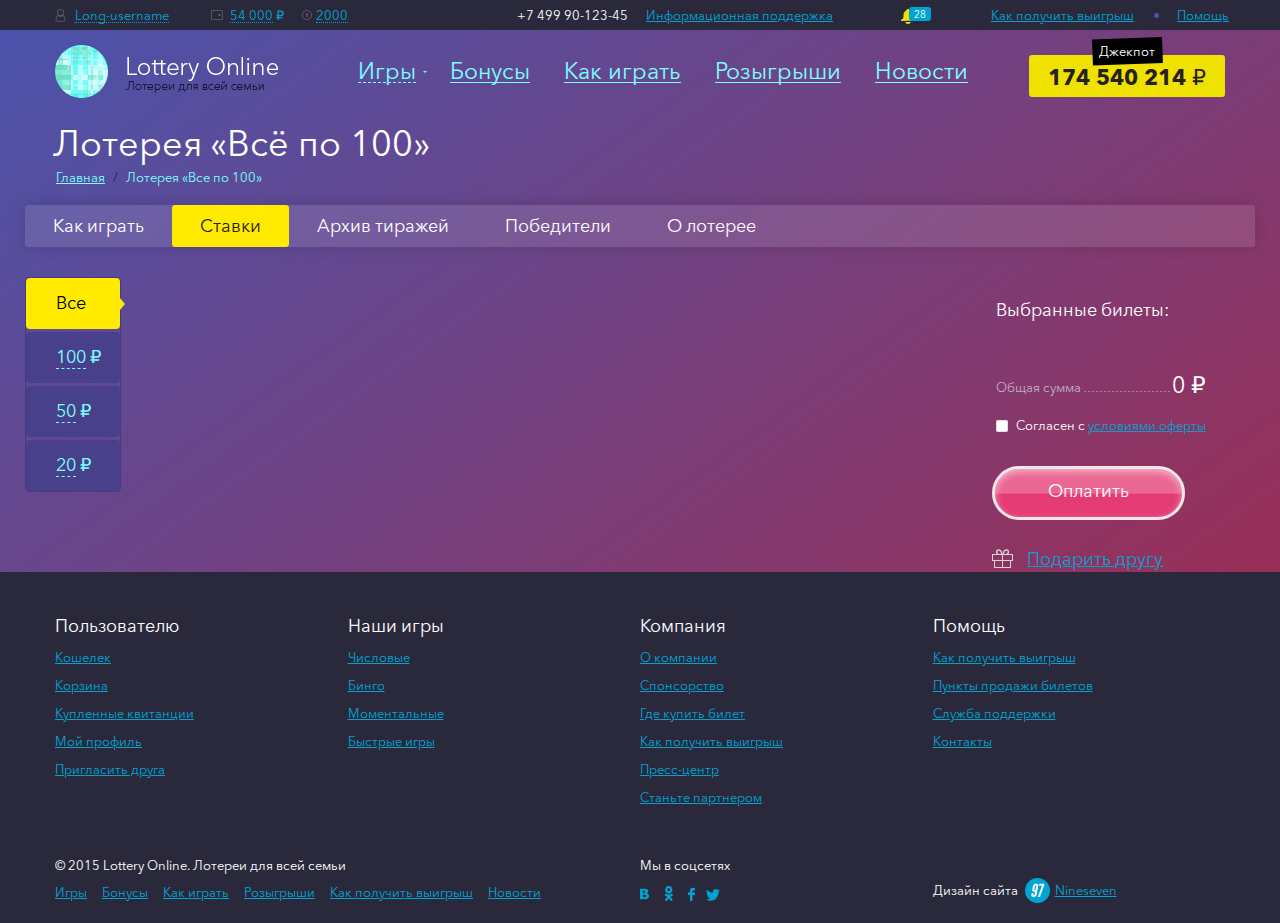
<file: vse_po_sto.html>
<!DOCTYPE html>
<html lang="ru">
	<head>
		<meta charset="utf-8">
		<meta http-equiv="X-UA-Compatible" content="IE=edge">
		<meta name="viewport" content="width=device-width, initial-scale=1">
		<title>test</title>
		<!-- <link rel="icon" href="img/favicon.png" type="image/x-icon" /> -->
		<link href="js/vendors/slick/slick.css" rel="stylesheet">
		<link href="js/vendors/scrollercontent/jquery.mThumbnailScroller.css" rel="stylesheet">
		<link href="css/style.css" rel="stylesheet">
		<link href="http://fonts.googleapis.com/css?family=PT+Sans:regular,italic,bold,bolditalic" rel="stylesheet" type="text/css" />
		<!--[if lt IE 9]>
			<script src="https://oss.maxcdn.com/html5shiv/3.7.2/html5shiv.min.js"></script>
			<script src="https://oss.maxcdn.com/respond/1.4.2/respond.min.js"></script>
		<![endif]-->

		<script src="https://ajax.googleapis.com/ajax/libs/jquery/1.11.3/jquery.min.js"></script>
		<script src="js/vendors/slick/slick.min.js"></script>
		<script src="js/vendors/spin/spin.js"></script>
		<script src="js/jquery-ui.min.js"></script>
		<script src="js/jquery.mixitup.js"></script>
		<script src="js/vendors/scrollercontent/jquery.mThumbnailScroller.js"></script>
		<script src="js/jquery.mousewheel.js"></script>
		<script src="js/jquery.selectik.min.js"></script>
		<script src="js/jquery.jscrollpane.min.js"></script>
		<script src="js/jquery.mask.min.js"></script>

		<script src="js/interface.js"></script>
	</head>
	<body>
		<!--LAYOUT-->
		<div class="layout">
			<div class="top">
				<div class="container">
					<div class="user-autoriz">	
						<div class="long-username-box">
							<div class="long-username"><img src="img/ico-username.png" alt=""><a href="" class="top__anchor"><span>Long-username</span></a></div>
							<ul class="username-menu">
								<li><a href="">Личные данные</a></li>
								<li><a href="">Уведомления</a></li>
								<li><a href="">Друзья</a></li>
								<li><a href="">Награды</a></li>
								<li><a href="">Сообщения</a> <span>10</span></li>
								<li class="username-close"><a href="">Выйти</a></li>
							</ul>
						</div>
						<div class="balance-info">
							<div class="balance-info-lnk"><img src="img/ico-balance-1.png" alt=""><a href=""><span>54 000</span></a> &#8381;</div>
							<div class="balance-info-lnk"><img src="img/ico-balance-2.png" alt=""><a href=""><span>2000</span></a></div>

							<div class="balance-refill">
								<div class="balance-lnk"><a href="">Кошелек</a></div>
								<p>Ваш баланс</p>
								<div class="balance-refill-total">500 000 &#8381;</div>
								<p>2000 бонусов</p>
								<a href="" class="btn-st btn-red">Пополнить</a>
							</div>
						</div>
					</div>
					<ul class="fright">
						<li class="top-menu__item"><a href="#" class="separator">Как получить выигрыш</a></li>
						<li class="top-menu__item"><a href="#">Помощь</a></li>
					</ul>
					<div class="top__center">
						<span class="top__phone">+7 499 90-123-45</span>
						<a href="#">Информационная поддержка</a>
						<a href="#" class="bell"><span>28</span></a>
					</div>
				</div>
			</div>

			<div class="popup-message">
				<div class="message-head">Сообщение</div>
				<div class="message-cont first">
					<h4>22.12.15, 23:34</h4>
					<p>Всероссийская государственная лотерея</p>
				</div>
				<div class="message-cont">
					<h4>22.12.15, 23:34</h4>
					<p>Всероссийская государственная лотерея</p>
				</div>
				<div class="message-head">Бонус</div>
				<div class="message-cont first">
					<h4>22.12.15, 23:34</h4>
					<p>Всероссийская государственная лотерея</p>
				</div>
				<div class="message-cont">
					<h4>22.12.15, 23:34</h4>
					<p>Всероссийская государственная лотерея</p>
				</div>
			</div>
			
			<header class="page-header">
				<div class="container">
					<div class="top-logo">
						<img src="img/content/top-logo.png" alt="">
					</div>
					<div class="jackpot">
						174 540 214 &#8381;
						<span class="jackpot__title"><i>Джекпот</i></span>
					</div>
					<nav class="top-nav">
						<a href="#" class="top-nav__item top-nav__item--submenu"><span>Игры</span></a>
						<a href="#" class="top-nav__item"><span>Бонусы</span></a>
						<a href="#" class="top-nav__item"><span>Как играть</span></a>
						<a href="#" class="top-nav__item"><span>Розыгрыши</span></a>
						<a href="#" class="top-nav__item"><span>Новости</span></a>
					</nav>
					<div class="top-nav__submenu">
						<div class="top-nav__submenu-list">
							<div class="top-nav__submenu-list__item">
								<div class="top-nav__submenu-list__item-title">Тиражные лотереи</div>
								<div class="top-nav__submenu-list__item-link">
									<a href="#">
										<img src="img/submenu-games/game1.jpg" alt="">
									</a>
								</div>
								<div class="top-nav__submenu-list__item-link">
									<a href="#">
										<img src="img/submenu-games/game2.jpg" alt="">
									</a>
								</div>
								<div class="top-nav__submenu-list__item-link">
									<a href="#">
										<img src="img/submenu-games/game3.jpg" alt="">
									</a>
								</div>
								<div class="top-nav__submenu-list__item-link">
									<a href="#">
										<img src="img/submenu-games/game4.jpg" alt="">
									</a>
								</div>
								<div class="top-nav__submenu-list__item-link">
									<a href="#">
										<img src="img/submenu-games/game5.jpg" alt="">
									</a>
								</div>
							</div>
							<div class="top-nav__submenu-list__item">
								<div class="top-nav__submenu-list__item-title">Бинго</div>
								<div class="top-nav__submenu-list__item-link">
									<a href="#">
										<img src="img/submenu-games/game6.jpg" alt="">
									</a>
								</div>
								<div class="top-nav__submenu-list__item-link">
									<a href="#">
										<img src="img/submenu-games/game7.jpg" alt="">
									</a>
								</div>
							</div>
							<div class="top-nav__submenu-list__item">
								<div class="top-nav__submenu-list__item-title">Бонусные</div>
								<div class="top-nav__submenu-list__item-link">
									<a href="#">
										<img src="img/submenu-games/game8.jpg" alt="">
									</a>
								</div>
								<div class="top-nav__submenu-list__item-link">
									<a href="#">
										<img src="img/submenu-games/game9.jpg" alt="">
									</a>
								</div>
								<div class="top-nav__submenu-list__item-link">
									<a href="#">
										<img src="img/submenu-games/game10.jpg" alt="">
									</a>
								</div>
								<div class="top-nav__submenu-list__item-link">
									<a href="#">
										<img src="img/submenu-games/game11.jpg" alt="">
									</a>
								</div>
								<div class="top-nav__submenu-list__item-link">
									<a href="#">
										<img src="img/submenu-games/game12.jpg" alt="">
									</a>
								</div>
								<div class="top-nav__submenu-list__item-link">
									<a href="#">
										<img src="img/submenu-games/game1.jpg" alt="">
									</a>
								</div>
							</div>
							<div class="top-nav__submenu-list__item">
								<div class="top-nav__submenu-list__item-title">Живые дилеры</div>
								<div class="top-nav__submenu-list__item-link">
									<a href="#">
										<img src="img/submenu-games/game2.jpg" alt="">
									</a>
								</div>
								<div class="top-nav__submenu-list__item-link">
									<a href="#">
										<img src="img/submenu-games/game3.jpg" alt="">
									</a>
								</div>
								<div class="top-nav__submenu-list__item-link">
									<a href="#">
										<img src="img/submenu-games/game4.jpg" alt="">
									</a>
								</div>
							</div>
							<div class="top-nav__submenu-list__item">
								<div class="top-nav__submenu-list__item-title">Все по 100</div>
								<div class="top-nav__submenu-list__item-link">
									<a href="#">
										<img src="img/submenu-games/game5.jpg" alt="">
									</a>
								</div>
								<div class="top-nav__submenu-list__item-link">
									<a href="#">
										<img src="img/submenu-games/game6.jpg" alt="">
									</a>
								</div>
								<div class="top-nav__submenu-list__item-link">
									<a href="#">
										<img src="img/submenu-games/game7.jpg" alt="">
									</a>
								</div>
								<div class="top-nav__submenu-list__item-link">
									<a href="#">
										<img src="img/submenu-games/game8.jpg" alt="">
									</a>
								</div>
								<div class="top-nav__submenu-list__item-link">
									<a href="#">
										<img src="img/submenu-games/game9.jpg" alt="">
									</a>
								</div>
							</div>
							<div class="top-nav__submenu-list__item">
								<div class="top-nav__submenu-list__item-title">Быстрые игры</div>
								<div class="top-nav__submenu-list__item-link">
									<a href="#">
										<img src="img/submenu-games/game10.jpg" alt="">
									</a>
								</div>
								<div class="top-nav__submenu-list__item-link">
									<a href="#">
										<img src="img/submenu-games/game11.jpg" alt="">
									</a>
								</div>
								<div class="top-nav__submenu-list__item-link">
									<a href="#">
										<img src="img/submenu-games/game12.jpg" alt="">
									</a>
								</div>
								<div class="top-nav__submenu-list__item-link">
									<a href="#">
										<img src="img/submenu-games/game1.jpg" alt="">
									</a>
								</div>
							</div>
						</div>
					</div>	
				</div>
			</header>
			
			<section class="wr">
				<div class="inner-header">Лотерея «Всё по 100»</div>
				<div class="crubs"><a href="">Главная</a> / <span>Лотерея «Все по 100»</span></div>
			</section>
			<section class="wr">
				<ul class="menu-hor">
					<li><a href="">Как играть</a></li>
					<li class="active"><a href="">Ставки</a></li>
					<li><a href="">Архив тиражей</a></li>
					<li><a href="">Победители</a></li>
					<li><a href="">О лотерее</a></li>
				</ul>
			</section>
			<section class="loto_sto">
				<div id="container" class="loto_sto-left">
					<ul class="loto_sto-tab">
						<li class="active filter" data-filter="all"><em><span>Все</span></em></li>
						<li class="filter" data-filter=".category-1"><em><span>100</span> &#8381;</em></li>
						<li class="filter" data-filter=".category-2"><em><span>50</span> &#8381;</em></li>
						<li class="last filter" data-filter=".category-3"><em><span>20</span> &#8381;</em></li>
					</ul>
					<div class="loto_sto-item">
						<div class="loto_sto-list">
							<div class="loto_sto-i mix category-1">
								<div class="loto_sto-i-head">
									<div class="loto_sto-i-clock">Завтра, в 9:15</div>
									Тираж №310
								</div>
								<h2><a href="" class="popup_open" rel="#loto-1">Apple Watch Sport</a></h2>
								<div class="loto_sto-info">
									<div class="loto_sto-stay">50 осталось</div>
									880 продано
								</div>
								<div class="loto_sto-slider" max="930" price="880">
									<span style="width: 30%"><em><img src="img/ico-1.png" alt=""></em></span>
								</div>
								<div class="loto_sto-img"><a href="" class="popup_open" rel="#loto-1"><img src="img/clock.png" alt=""></a></div>
								<div class="games-list__item__txt">
									<a href="" class="btn btn--pink" rel="id_name-1">
										<span class="price"><em>100</em> &#8381;</span>
										<span class="buy">Добавить билет</span>
									</a>
								</div>
								<div class="loto_sto-act-namber">Выбрано билетов: <span></span></div>
								<div class="loto_sto-sl-act" max="50"></div>
							</div>
							<div class="loto_sto-i loto_sto-yellow mix category-2">
								<div class="loto_sto-i-head">
									<div class="loto_sto-i-clock">Завтра, в 9:15</div>
									Тираж №310
								</div>
								<h2><a href="" class="popup_open" rel="#loto-2">Apple Watch Sport</a></h2>
								<div class="loto_sto-info">
									<div class="loto_sto-stay">500 осталось</div>
									500 продано
								</div>
								<div class="loto_sto-slider" max="1000" price="500">
									<span style="width: 30%"><em><img src="img/ico-2.png" alt=""></em></span>
								</div>
								<div class="loto_sto-img"><a href="" class="popup_open" rel="#loto-2"><img src="img/clock.png" alt=""></a></div>
								<div class="games-list__item__txt">
									<a href="" class="btn btn--pink" rel="id_name-2">
										<span class="price"><em>50</em> &#8381;</span>
										<span class="buy">Добавить билет</span>
									</a>
								</div>
								<div class="loto_sto-act-namber">Выбрано билетов: <span></span></div>
								<div class="loto_sto-sl-act" max="100"></div>
							</div>
							<div class="loto_sto-i loto_sto-green mix category-2">
								<div class="loto_sto-i-head">
									<div class="loto_sto-i-clock">Завтра, в 9:15</div>
									Тираж №310
								</div>
								<h2><a href="" class="popup_open" rel="#loto-3">Apple Watch Sport</a></h2>
								<div class="loto_sto-info">
									<div class="loto_sto-stay">120 осталось</div>
									880 продано
								</div>
								<div class="loto_sto-slider" max="1000" price="880">
									<span style="width: 30%"><em><img src="img/ico-1.png" alt=""></em></span>
								</div>
								<div class="loto_sto-img"><a href="" class="popup_open" rel="#loto-3"><img src="img/clock.png" alt=""></a></div>
								<div class="games-list__item__txt">
									<a href="" class="btn btn--pink" rel="id_name-3">
										<span class="price"><em>50</em> &#8381;</span>
										<span class="buy">Добавить билет</span>
									</a>
								</div>
								<div class="loto_sto-act-namber">Выбрано билетов: <span></span></div>
								<div class="loto_sto-sl-act" max="100"></div>
							</div>
							<div class="loto_sto-i mix category-1">
								<div class="loto_sto-i-head">
									<div class="loto_sto-i-clock">Завтра, в 9:15</div>
									Тираж №310
								</div>
								<h2><a href="" class="popup_open" rel="#loto-4">Apple Watch Sport</a></h2>
								<div class="loto_sto-info">
									<div class="loto_sto-stay">50 осталось</div>
									880 продано
								</div>
								<div class="loto_sto-slider" max="930" price="880">
									<span style="width: 30%"><em><img src="img/ico-1.png" alt=""></em></span>
								</div>
								<div class="loto_sto-img"><a href="" class="popup_open" rel="#loto-4"><img src="img/clock.png" alt=""></a></div>
								<div class="games-list__item__txt">
									<a href="" class="btn btn--pink" rel="id_name-4">
										<span class="price"><em>100</em> &#8381;</span>
										<span class="buy">Добавить билет</span>
									</a>
								</div>
								<div class="loto_sto-act-namber">Выбрано билетов: <span></span></div>
								<div class="loto_sto-sl-act" max="50"></div>
							</div>
							<div class="loto_sto-i loto_sto-yellow mix category-1">
								<div class="loto_sto-i-head">
									<div class="loto_sto-i-clock">Завтра, в 9:15</div>
									Тираж №310
								</div>
								<h2><a href="" class="popup_open" rel="#loto-5">Apple Watch Sport</a></h2>
								<div class="loto_sto-info">
									<div class="loto_sto-stay">800 осталось</div>
									200 продано
								</div>
								<div class="loto_sto-slider" max="1000" price="200">
									<span style="width: 30%"><em><img src="img/ico-2.png" alt=""></em></span>
								</div>
								<div class="loto_sto-img"><a href="" class="popup_open" rel="#loto-5"><img src="img/clock.png" alt=""></a></div>
								<div class="games-list__item__txt">
									<a href="" class="btn btn--pink" rel="id_name-5">
										<span class="price"><em>100</em> &#8381;</span>
										<span class="buy">Добавить билет</span>
									</a>
								</div>
								<div class="loto_sto-act-namber">Выбрано билетов: <span></span></div>
								<div class="loto_sto-sl-act" max="100"></div>
							</div>
							<div class="loto_sto-i loto_sto-green mix category-3">
								<div class="loto_sto-i-head">
									<div class="loto_sto-i-clock">Завтра, в 9:15</div>
									Тираж №310
								</div>
								<h2><a href="" class="popup_open" rel="#loto-6">Apple Watch Sport</a></h2>
								<div class="loto_sto-info">
									<div class="loto_sto-stay">600 осталось</div>
									400 продано
								</div>
								<div class="loto_sto-slider" max="1000" price="400">
									<span style="width: 30%"><em><img src="img/ico-1.png" alt=""></em></span>
								</div>
								<div class="loto_sto-img"><a href="" class="popup_open" rel="#loto-5"><img src="img/clock.png" alt=""></a></div>
								<div class="games-list__item__txt">
									<a href="" class="btn btn--pink" rel="id_name-6">
										<span class="price"><em>20</em> &#8381;</span>
										<span class="buy">Добавить билет</span>
									</a>
								</div>
								<div class="loto_sto-act-namber">Выбрано билетов: <span></span></div>
								<div class="loto_sto-sl-act" max="100"></div>
							</div>
						</div>
					</div>
					<div class="clearfix"></div>
				</div>
				<div class="loto_sto-right">
					<div class="sel_tickets-h">Выбранные билеты:</div>
					<div class="sel_tickets-items">
						<div class="sel_tickets-sel">

						</div>
						<div class="sel_tickets-i sel_tickets-total">
							<em><strong>0</strong> &#8381;</em>
							<div class="sel_tickets-name"><span>Общая сумма</span></div>
						</div>
						<div class="oferta-check">
							<input type="checkbox" id="oferta"><label for="oferta">Согласен с <a href="">условиями оферты</a></label>
						</div>
						<div class="tirag-btn"><a href="" class="btn-st btn-red">Оплатить</a></div>
						<div class="tirag-gift"><a href="">Подарить другу</a></div>
					</div>
					<div class="sel_tickets-hide">
						<div class="sel_tickets-i">
							<i>1.</i>
							<em>2</em>
							<div class="sel_tickets-name"><span>Samsung Galaxy S6 edge</span></div>
							<a href="" class="sel_tickets-close"></a>
						</div>
					</div>
				</div>
			</section>

			<section class="page-footer">
				<div class="container">
					<div class="row">
						<div class="page-footer__list-wrap">
							<div class="page-footer__list col-xs-3">
								<ul>
									<li class="page-footer__list-item page-footer__list-item--title">Пользователю</li>
									<li class="page-footer__list-item"><a href="#">Кошелек</a></li>
									<li class="page-footer__list-item"><a href="#">Корзина</a></li>
									<li class="page-footer__list-item"><a href="#">Купленные квитанции</a></li>
									<li class="page-footer__list-item"><a href="#">Мой профиль</a></li>
									<li class="page-footer__list-item"><a href="#">Пригласить друга</a></li>
								</ul>
							</div>
							<div class="page-footer__list col-xs-3">
								<ul>
									<li class="page-footer__list-item page-footer__list-item--title">Наши игры</li>
									<li class="page-footer__list-item"><a href="#">Числовые</a></li>
									<li class="page-footer__list-item"><a href="#">Бинго</a></li>
									<li class="page-footer__list-item"><a href="#">Моментальные</a></li>
									<li class="page-footer__list-item"><a href="#">Быстрые игры</a></li>
								</ul>
							</div>
							<div class="page-footer__list col-xs-3">
								<ul>
									<li class="page-footer__list-item page-footer__list-item--title">Компания</li>
									<li class="page-footer__list-item"><a href="#">О компании</a></li>
									<li class="page-footer__list-item"><a href="#">Спонсорство</a></li>
									<li class="page-footer__list-item"><a href="#">Где купить билет</a></li>
									<li class="page-footer__list-item"><a href="#">Как получить выигрыш</a></li>
									<li class="page-footer__list-item"><a href="#">Пресс-центр</a></li>
									<li class="page-footer__list-item"><a href="#">Станьте партнером</a></li>
								</ul>
							</div>
							<div class="page-footer__list col-xs-3">
								<ul>
									<li class="page-footer__list-item page-footer__list-item--title">Помощь</li>
									<li class="page-footer__list-item"><a href="#">Как получить выигрыш</a></li>
									<li class="page-footer__list-item"><a href="#">Пункты продажи билетов</a></li>
									<li class="page-footer__list-item"><a href="#">Служба поддержки</a></li>
									<li class="page-footer__list-item"><a href="#">Контакты</a></li>
								</ul>
							</div>
						</div>
						<div class="page-footer__copyright">
							<div class="page-footer__copyright-item page-footer__copyright-item--long col-xs-6">
								<div class="title">&copy; 2015 Lottery Online. Лотереи для всей семьи</div>
								<div class="page-footer__nav">
									<a href="#">Игры</a>
									<a href="#">Бонусы</a>
									<a href="#">Как играть</a>
									<a href="#">Розыгрыши</a>
									<a href="#">Как получить выигрыш</a>
									<a href="#">Новости</a>
								</div>
							</div>
							<div class="page-footer__copyright-item col-xs-3">
								<div class="title">Мы в соцсетях</div>
								<div class="page-footer__socials">
									<a href="#" class="page-footer__socials-item vk"></a>
									<a href="#" class="page-footer__socials-item ok"></a>
									<a href="#" class="page-footer__socials-item facebook"></a>
									<a href="#" class="page-footer__socials-item twitter"></a>
								</div>
							</div>
							<div class="page-footer__copyright-item col-xs-3">
								<div class="develop">
									Дизайн сайта <a href="http://nineseven.ru/" target="blank" class="nineseven">Nineseven</a>
								</div>
							</div>
						</div>
					</div>
				</div>
			</section>
		</div><!-- END LAYOUT-->		
		
		<!-- POPUP -->
		<div id="enter-popup" class="popup">
			<a href="" class="close"></a>
			<div class="popup-header">Авторизация</div>
			<div class="popup-soc">
				<p><span>Войти через</span></p>
				<ul class="soc">
					<li><a href="" class="vk"><span></span>Вконтакте</a></li>
					<li><a href="" class="mail"><span></span>Mail.ru</a></li>
					<li><a href="" class="ya"><span></span>Яндекс</a></li>
					<li><a href="" class="fb"><span></span>Facebook</a></li>
					<li><a href="" class="gplus"><span></span>Google</a></li>
				</ul>
			</div>
			<div class="popup-form">
				<div class="popup-form-c">
					<div class="form-header">Эл. почта, телефон или ID</div>
					<div class="form-cont"><input type="text"></div>
					<div class="form-header">Пароль</div>
					<div class="form-cont">
						<input type="password" class="inp-pass">
						<input type="text" class="inp-pass-txt">
						<a href="" class="pass-btn"></a>
						<div class="pass-help"><a href="">Забыли пароль?</a></div>
					</div>
					<div class="form-btn"><a href="" class="btn-st btn-red">Войти на сайт</a></div>
				</div>
				<div class="form-footer">Впервые на сайте? <a href="" class="popup_open" rel="#register-popup">Зарегистрироваться</a></div>
			</div>
		</div>

		<div id="register-popup" class="popup">
			<a href="" class="close"></a>
			<div class="popup-header">Регистрация</div>
			<div class="popup-soc">
				<p><span>Быстрация регистрация через соц.сети</span></p>
				<ul class="soc">
					<li><a href="" class="vk"><span></span>Вконтакте</a></li>
					<li><a href="" class="mail"><span></span>Mail.ru</a></li>
					<li><a href="" class="ya"><span></span>Яндекс</a></li>
					<li><a href="" class="fb"><span></span>Facebook</a></li>
					<li><a href="" class="gplus"><span></span>Google</a></li>
				</ul>
			</div>
			<div class="popup-form">
				<div class="popup-form-c">
					<div class="form-header">Эл. почта</div>
					<div class="form-cont"><input type="text"><span class="form-ico"><img src="img/ico-mail.gif" alt=""></span></div>
					<div class="form-header">Пароль</div>
					<div class="form-cont">
						<input type="password" class="inp-pass">
						<input type="text" class="inp-pass-txt">
						<a href="" class="pass-btn"></a>
						<div class="pass-help"><a href="">Забыли пароль?</a></div>
					</div>
					<div class="form-header">Номер телефона (с кодом)</div>
					<div class="form-cont"><input type="text"><span class="form-ico"><img src="img/ico-phone.gif" alt=""></span></div>
					<div class="form-header">Промокод  <span>(необязательно)</span></div>
					<div class="form-cont"><input type="text"><span class="form-ico"><img src="img/ico-procent.gif" alt=""></span></div>
					<div class="form-kapcha"><img src="img/form-kapcha.gif" alt=""></div>
					<div class="form-check">
						<input id="checkbox" type="checkbox"><label for="checkbox">Мне более 18 лет, с <a href="">правилами</a> ознакомлен и согласен</label>
					</div>

					<div class="form-btn"><a href="" class="btn-st btn-red">Зарегистрироваться</a></div>
				</div>
				<div class="form-footer">У меня есть профиль на сайте. <a href="" class="popup_open" rel="#enter-popup">Войти</a></div>
			</div>
		</div>

		<div id="loto-1" class="popup popup-loto">
			<a href="" class="close"></a>
			<div class="popup-loto-date">Тираж №310 &#160;&#160;&#160; Завтра, в 9:15</div>
			<div class="loto-raffled"><span>2</span>Уже разыграно</div>
			<div class="clearfix"></div>
			<h2>Путешествие на выбор!</h2>
			<p>Любите морские курорты и отдых под пальмами? Обожаете увлекательные прогулки по интересным городам? Предпочитаете активный отдых в горах, спускаясь с вершин на лыжах или сноуборде? Выиграйте этот шикарный приз и выберите себе путешествие по вкусу! Денежный эквивалент Путешествия равен 100 000 руб.</p>
			<div class="popup-loto-sl">
				<ul>
					<li><img src="img/img.jpg" alt=""></li>
					<li><img src="img/img.jpg" alt=""></li>
					<li><img src="img/img.jpg" alt=""></li>
					<li><img src="img/img.jpg" alt=""></li>
					<li><img src="img/img.jpg" alt=""></li>
				</ul>
			</div>
		</div>
		<div id="loto-2" class="popup popup-loto">
			<a href="" class="close"></a>
			<div class="popup-loto-date">Тираж №310 &#160;&#160;&#160; Завтра, в 9:15</div>
			<div class="loto-raffled"><span>2</span>Уже разыграно</div>
			<div class="clearfix"></div>
			<h2>Путешествие на выбор!</h2>
			<p>Любите морские курорты и отдых под пальмами? Обожаете увлекательные прогулки по интересным городам? Предпочитаете активный отдых в горах, спускаясь с вершин на лыжах или сноуборде? Выиграйте этот шикарный приз и выберите себе путешествие по вкусу! Денежный эквивалент Путешествия равен 100 000 руб.</p>
			<div class="popup-loto-sl">
				<ul>
					<li><img src="img/img.jpg" alt=""></li>
					<li><img src="img/img.jpg" alt=""></li>
					<li><img src="img/img.jpg" alt=""></li>
					<li><img src="img/img.jpg" alt=""></li>
					<li><img src="img/img.jpg" alt=""></li>
				</ul>
			</div>
		</div>
		<div id="loto-3" class="popup popup-loto">
			<a href="" class="close"></a>
			<div class="popup-loto-date">Тираж №310 &#160;&#160;&#160; Завтра, в 9:15</div>
			<div class="loto-raffled"><span>2</span>Уже разыграно</div>
			<div class="clearfix"></div>
			<h2>Путешествие на выбор!</h2>
			<p>Любите морские курорты и отдых под пальмами? Обожаете увлекательные прогулки по интересным городам? Предпочитаете активный отдых в горах, спускаясь с вершин на лыжах или сноуборде? Выиграйте этот шикарный приз и выберите себе путешествие по вкусу! Денежный эквивалент Путешествия равен 100 000 руб.</p>
			<div class="popup-loto-sl">
				<ul>
					<li><img src="img/img.jpg" alt=""></li>
					<li><img src="img/img.jpg" alt=""></li>
					<li><img src="img/img.jpg" alt=""></li>
					<li><img src="img/img.jpg" alt=""></li>
					<li><img src="img/img.jpg" alt=""></li>
				</ul>
			</div>
		</div>
		<div id="loto-4" class="popup popup-loto">
			<a href="" class="close"></a>
			<div class="popup-loto-date">Тираж №310 &#160;&#160;&#160; Завтра, в 9:15</div>
			<div class="loto-raffled"><span>2</span>Уже разыграно</div>
			<div class="clearfix"></div>
			<h2>Путешествие на выбор!</h2>
			<p>Любите морские курорты и отдых под пальмами? Обожаете увлекательные прогулки по интересным городам? Предпочитаете активный отдых в горах, спускаясь с вершин на лыжах или сноуборде? Выиграйте этот шикарный приз и выберите себе путешествие по вкусу! Денежный эквивалент Путешествия равен 100 000 руб.</p>
			<div class="popup-loto-sl">
				<ul>
					<li><img src="img/img.jpg" alt=""></li>
					<li><img src="img/img.jpg" alt=""></li>
					<li><img src="img/img.jpg" alt=""></li>
					<li><img src="img/img.jpg" alt=""></li>
					<li><img src="img/img.jpg" alt=""></li>
				</ul>
			</div>
		</div>
		<div id="loto-5" class="popup popup-loto">
			<a href="" class="close"></a>
			<div class="popup-loto-date">Тираж №310 &#160;&#160;&#160; Завтра, в 9:15</div>
			<div class="loto-raffled"><span>2</span>Уже разыграно</div>
			<div class="clearfix"></div>
			<h2>Путешествие на выбор!</h2>
			<p>Любите морские курорты и отдых под пальмами? Обожаете увлекательные прогулки по интересным городам? Предпочитаете активный отдых в горах, спускаясь с вершин на лыжах или сноуборде? Выиграйте этот шикарный приз и выберите себе путешествие по вкусу! Денежный эквивалент Путешествия равен 100 000 руб.</p>
			<div class="popup-loto-sl">
				<ul>
					<li><img src="img/img.jpg" alt=""></li>
					<li><img src="img/img.jpg" alt=""></li>
					<li><img src="img/img.jpg" alt=""></li>
					<li><img src="img/img.jpg" alt=""></li>
					<li><img src="img/img.jpg" alt=""></li>
				</ul>
			</div>
		</div>
		<div id="loto-6" class="popup popup-loto">
			<a href="" class="close"></a>
			<div class="popup-loto-date">Тираж №310 &#160;&#160;&#160; Завтра, в 9:15</div>
			<div class="loto-raffled"><span>2</span>Уже разыграно</div>
			<div class="clearfix"></div>
			<h2>Путешествие на выбор!</h2>
			<p>Любите морские курорты и отдых под пальмами? Обожаете увлекательные прогулки по интересным городам? Предпочитаете активный отдых в горах, спускаясь с вершин на лыжах или сноуборде? Выиграйте этот шикарный приз и выберите себе путешествие по вкусу! Денежный эквивалент Путешествия равен 100 000 руб.</p>
			<div class="popup-loto-sl">
				<ul>
					<li><img src="img/img.jpg" alt=""></li>
					<li><img src="img/img.jpg" alt=""></li>
					<li><img src="img/img.jpg" alt=""></li>
					<li><img src="img/img.jpg" alt=""></li>
					<li><img src="img/img.jpg" alt=""></li>
				</ul>
			</div>
		</div>
		<div class="popup_bg"></div>
		<!-- END POPUP -->
	
	</body>
</html>
</file>
<file: css/style.css>
@import url('selectik.css');
@import url('jquery.jscrollpane.css');
@import url('jquery-ui.min.css');




/* ==========================================================================
   Normalize.scss settings
   ========================================================================== */
/**
 * Includes legacy browser support IE6/7
 *
 * Set to false if you want to drop support for IE6 and IE7
 */
/* Base
   ========================================================================== */
/**
 * 1. Set default font family to sans-serif.
 * 2. Prevent iOS and IE text size adjust after device orientation change,
 *    without disabling user zoom.
 * 3. Corrects text resizing oddly in IE 6/7 when body `font-size` is set using
 *  `em` units.
 */
html {
  font-family: sans-serif;
  /* 1 */
  -ms-text-size-adjust: 100%;
  /* 2 */
  -webkit-text-size-adjust: 100%;
  /* 2 */ }

/**
 * Remove default margin.
 */
body {
  margin: 0; }

/* HTML5 display definitions
   ========================================================================== */
/**
 * Correct `block` display not defined for any HTML5 element in IE 8/9.
 * Correct `block` display not defined for `details` or `summary` in IE 10/11
 * and Firefox.
 * Correct `block` display not defined for `main` in IE 11.
 */
article,
aside,
details,
figcaption,
figure,
footer,
header,
hgroup,
main,
menu,
nav,
section,
summary {
  display: block; }

/**
 * 1. Correct `inline-block` display not defined in IE 6/7/8/9 and Firefox 3.
 * 2. Normalize vertical alignment of `progress` in Chrome, Firefox, and Opera.
 */
audio,
canvas,
progress,
video {
  display: inline-block;
  /* 1 */
  vertical-align: baseline;
  /* 2 */ }

/**
 * Prevents modern browsers from displaying `audio` without controls.
 * Remove excess height in iOS 5 devices.
 */
audio:not([controls]) {
  display: none;
  height: 0; }

/**
 * Address `[hidden]` styling not present in IE 8/9/10.
 * Hide the `template` element in IE 8/9/10/11, Safari, and Firefox < 22.
 */
[hidden],
template {
  display: none; }

/* Links
   ========================================================================== */
/**
 * Remove the gray background color from active links in IE 10.
 */
a {
  background-color: transparent; }

/**
 * Improve readability of focused elements when they are also in an
 * active/hover state.
 */
a:active, a:hover {
  outline: 0; }

/* Text-level semantics
   ========================================================================== */
/**
 * Address styling not present in IE 8/9/10/11, Safari, and Chrome.
 */
abbr[title] {
  border-bottom: 1px dotted; }

/**
 * Address style set to `bolder` in Firefox 4+, Safari, and Chrome.
 */
b,
strong {
  font-weight: bold; }

/**
 * Address styling not present in Safari and Chrome.
 */
dfn {
  font-style: italic; }

/**
 * Address variable `h1` font-size and margin within `section` and `article`
 * contexts in Firefox 4+, Safari, and Chrome.
 */
h1 {
  font-size: 2em;
  margin: 0.67em 0; }

/**
 * Addresses styling not present in IE 8/9.
 */
mark {
  background: #ff0;
  color: #000; }

/**
 * Address inconsistent and variable font size in all browsers.
 */
small {
  font-size: 80%; }

/**
 * Prevent `sub` and `sup` affecting `line-height` in all browsers.
 */
sub,
sup {
  font-size: 75%;
  line-height: 0;
  position: relative;
  vertical-align: baseline; }

sup {
  top: -0.5em; }

sub {
  bottom: -0.25em; }

/* Embedded content
   ========================================================================== */
/**
 * 1. Remove border when inside `a` element in IE 8/9/10.
 * 2. Improves image quality when scaled in IE 7.
 */
img {
  border: 0; }

/**
 * Correct overflow not hidden in IE 9/10/11.
 */
svg:not(:root) {
  overflow: hidden; }

/* Grouping content
   ========================================================================== */
/**
 * Address margin not present in IE 8/9 and Safari.
 */
figure {
  margin: 1em 40px; }

/**
 * Address differences between Firefox and other browsers.
 */
hr {
  box-sizing: content-box;
  height: 0; }

/**
 * Contain overflow in all browsers.
 */
pre {
  overflow: auto; }

/**
 * Address odd `em`-unit font size rendering in all browsers.
 * Correct font family set oddly in IE 6, Safari 4/5, and Chrome.
 */
code,
kbd,
pre,
samp {
  font-family: monospace, monospace;
  font-size: 1em; }

/* Forms
   ========================================================================== */
/**
 * Known limitation: by default, Chrome and Safari on OS X allow very limited
 * styling of `select`, unless a `border` property is set.
 */
/**
 * 1. Correct color not being inherited.
 *  Known issue: affects color of disabled elements.
 * 2. Correct font properties not being inherited.
 * 3. Address margins set differently in Firefox 4+, Safari, and Chrome.
 * 4. Improves appearance and consistency in all browsers.
 */
button,
input,
optgroup,
select,
textarea {
  color: inherit;
  /* 1 */
  font: inherit;
  /* 2 */
  margin: 0;
  /* 3 */ }

/**
 * Address `overflow` set to `hidden` in IE 8/9/10/11.
 */
button {
  overflow: visible; }

/**
 * Address inconsistent `text-transform` inheritance for `button` and `select`.
 * All other form control elements do not inherit `text-transform` values.
 * Correct `button` style inheritance in Firefox, IE 8/9/10/11, and Opera.
 * Correct `select` style inheritance in Firefox.
 */
button,
select {
  text-transform: none; }

/**
 * 1. Avoid the WebKit bug in Android 4.0.* where (2) destroys native `audio`
 *  and `video` controls.
 * 2. Correct inability to style clickable `input` types in iOS.
 * 3. Improve usability and consistency of cursor style between image-type
 *  `input` and others.
 * 4. Removes inner spacing in IE 7 without affecting normal text inputs.
 *  Known issue: inner spacing remains in IE 6.
 */
button,
html input[type="button"],
input[type="reset"],
input[type="submit"] {
  -webkit-appearance: button;
  /* 2 */
  cursor: pointer;
  /* 3 */ }

/**
 * Re-set default cursor for disabled elements.
 */
button[disabled],
html input[disabled] {
  cursor: default; }

/**
 * Remove inner padding and border in Firefox 4+.
 */
button::-moz-focus-inner,
input::-moz-focus-inner {
  border: 0;
  padding: 0; }

/**
 * Address Firefox 4+ setting `line-height` on `input` using `!important` in
 * the UA stylesheet.
 */
input {
  line-height: normal; }

/**
 * 1. Address box sizing set to `content-box` in IE 8/9/10.
 * 2. Remove excess padding in IE 8/9/10.
 *  Known issue: excess padding remains in IE 6.
 */
input[type="checkbox"],
input[type="radio"] {
  box-sizing: border-box;
  /* 1 */
  padding: 0;
  /* 2 */ }

/**
 * Fix the cursor style for Chrome's increment/decrement buttons. For certain
 * `font-size` values of the `input`, it causes the cursor style of the
 * decrement button to change from `default` to `text`.
 */
input[type="number"]::-webkit-inner-spin-button,
input[type="number"]::-webkit-outer-spin-button {
  height: auto; }

/**
 * 1. Address `appearance` set to `searchfield` in Safari and Chrome.
 * 2. Address `box-sizing` set to `border-box` in Safari and Chrome.
 */
input[type="search"] {
  -webkit-appearance: textfield;
  /* 1 */
  box-sizing: content-box;
  /* 2 */ }

/**
 * Remove inner padding and search cancel button in Safari and Chrome on OS X.
 * Safari (but not Chrome) clips the cancel button when the search input has
 * padding (and `textfield` appearance).
 */
input[type="search"]::-webkit-search-cancel-button,
input[type="search"]::-webkit-search-decoration {
  -webkit-appearance: none; }

/**
 * Define consistent border, margin, and padding.
 */
fieldset {
  border: 1px solid #c0c0c0;
  margin: 0 2px;
  padding: 0.35em 0.625em 0.75em; }

/**
 * 1. Correct `color` not being inherited in IE 8/9/10/11.
 * 2. Remove padding so people aren't caught out if they zero out fieldsets.
 * 3. Corrects text not wrapping in Firefox 3.
 * 4. Corrects alignment displayed oddly in IE 6/7.
 */
legend {
  border: 0;
  /* 1 */
  padding: 0;
  /* 2 */ }

/**
 * Remove default vertical scrollbar in IE 8/9/10/11.
 */
textarea {
  overflow: auto; }

/**
 * Don't inherit the `font-weight` (applied by a rule above).
 * NOTE: the default cannot safely be changed in Chrome and Safari on OS X.
 */
optgroup {
  font-weight: bold; }

/* Tables
   ========================================================================== */
/**
 * Remove most spacing between table cells.
 */
table {
  border-collapse: collapse;
  border-spacing: 0; }

td,
th {
  padding: 0; }

/*MIXINS*/
/*FONT-FAMILY*/
/*FONT-SIZE*/
/*BACKGROUND*/
/*TEXT-COLOR*/
/*GRID*/
/*RESPONSIVE */
/*CONTAINER MIN-WIDTH*/
/*CONTAINER WIDTH*/
/*BREAKPOINT POINTS*/
@font-face {
  font-family: 'AvenirNextCyr-Regular';
  src: url("../fonts/AvenirNextCyr-Regular/AvenirNextCyr-Regular.eot?#iefix") format("embedded-opentype"), url("../fonts/AvenirNextCyr-Regular/AvenirNextCyr-Regular.otf") format("opentype"), url("../fonts/AvenirNextCyr-Regular/AvenirNextCyr-Regular.woff") format("woff"), url("../fonts/AvenirNextCyr-Regular/AvenirNextCyr-Regular.ttf") format("truetype"), url("../fonts/AvenirNextCyr-Regular/AvenirNextCyr-Regular.svg#AvenirNextCyr-Regular") format("svg");
  font-weight: normal;
  font-style: normal; }

@font-face {
  font-family: 'AvenirNextCyr-Bold';
  src: url("../fonts/AvenirNextCyr-Bold/AvenirNextCyr-Bold.eot?#iefix") format("embedded-opentype"), url("../fonts/AvenirNextCyr-Bold/AvenirNextCyr-Bold.otf") format("opentype"), url("../fonts/AvenirNextCyr-Bold/AvenirNextCyr-Bold.woff") format("woff"), url("../fonts/AvenirNextCyr-Bold/AvenirNextCyr-Bold.ttf") format("truetype"), url("../fonts/AvenirNextCyr-Bold/AvenirNextCyr-Bold.svg#AvenirNextCyr-Bold") format("svg");
  font-weight: normal;
  font-style: normal; }

@font-face {
    font-family: 'als_rublregular';
    src: url('../fonts/rouble-webfont.eot');
    src: url('../fonts/rouble-webfont.eot?#iefix') format('embedded-opentype'),
         url('../fonts/rouble-webfont.woff') format('woff'),
         url('../fonts/rouble-webfont.ttf') format('truetype'),
         url('../fonts/rouble-webfont.svg#als_rublregular') format('svg');
    font-weight: normal;
    font-style: normal;

}


* {
  -webkit-box-sizing: border-box;
  -moz-box-sizing: border-box;
  box-sizing: border-box;
  -webkit-tap-highlight-color: transparent; }

*:before,
*:after {
  -webkit-box-sizing: border-box;
  -moz-box-sizing: border-box;
  box-sizing: border-box; }

html {
  height: 100%; }

*:focus {
  outline: none;
  -moz-outline-style: none; }

:-moz-any-link:focus {
  outline: 1px dotted invert; }

:-moz-any-link:focus {
  outline: none; }

textarea, input {
  -webkit-box-shadow: none;
  -moz-box-shadow: none;
  box-shadow: none;
  font-family: inherit;
  font-size: inherit;
  line-height: inherit; }

a {
  -moz-transition: color 0.3s linear;
  -o-transition: color 0.3s linear;
  -webkit-transition: color 0.3s linear;
  transition: color 0.3s linear;
  text-decoration: underline;
  color: #00a4d3; }
  a:hover {
    text-decoration: none;
    color: #0cb9eb; }
  a:active {
    color: #0194be; }

h1 {
  font-size: 36px;
  line-height: 20px;
  margin: 0;
  font-weight: normal;
  margin-bottom: 20px; }
  h1.title {
    color: #fff; }

h2 {
  font-size: 22px;
  line-height: 20px;
  font-family: 'AvenirNextCyr-Bold';
  font-weight: normal !important;
  margin: 0;
  margin-bottom: 20px; }

h3 {
  font-size: 18px;
  margin: 0;
  font-weight: normal !important;
  margin-bottom: 10px; }

ul {
  margin: 0;
  padding: 0;
  list-style-type: none; }

strong {
  font-family: 'AvenirNextCyr-Bold'; }

body {
  background: #ffffff;
  -webkit-font-smoothing: antialiased;
  line-height: 1;
  font-size: 13px;
  font-family: "AvenirNextCyr-Regular", Arial, Helvetica, sans-serif;
  color: #281f1f;
  height: 100%; }

.btn {
  text-decoration: none;
  -moz-border-radius: 30px;
  -webkit-border-radius: 30px;
  -ms-border-radius: 30px;
  border-radius: 30px;
  height: 37px;
  line-height: 31px;
  position: relative;
  -moz-transition: all 0.3s ease;
  -o-transition: all 0.3s ease;
  -webkit-transition: all 0.3s ease;
  transition: all 0.3s ease;
  color: #fff;
  display: inline-block;
  border: 3px solid #eee7ea; }
  .btn:hover, .btn:active {
    color: #fff; }
  .btn:after {
    content: "";
    position: absolute;
    top: 0;
    left: 0;
    width: 100%;
    height: 50%;
    background: rgba(255, 255, 255, 0.2);
    -moz-border-top-left-radius: 50px;
    -webkit-border-top-left-radius: 50px;
    -ms-border-top-left-radius: 50px;
    border-top-left-radius: 50px;
    -moz-border-top-right-radius: 50px;
    -webkit-border-top-right-radius: 50px;
    -ms-border-top-right-radius: 50px;
    border-top-right-radius: 50px; }

.btn--pink {
  background: #e4346f; }
  .btn--pink:hover {
    background: #e84f82; }
  .btn--pink:active {
    background: #ce3568; }

.fleft {
  float: left; }

.fright {
  float: right; }

.layout {
  min-height: 100%;
  background: #6d4481;
  background-image: -ms-linear-gradient(top left, #4954ad 0%, #AC2643 100%);
  background-image: -moz-linear-gradient(top left, #4954ad 0%, #AC2643 100%);
  background-image: -o-linear-gradient(top left, #4954ad 0%, #AC2643 100%);
  background-image: -webkit-gradient(linear, left top, right bottom, color-stop(0, #4954ad), color-stop(100, #AC2643));
  background-image: -webkit-linear-gradient(top left, #4954ad 0%, #AC2643 100%);
  background-image: linear-gradient(to bottom right, #4954ad 0%, #AC2643 100%);
  min-width: 983px; }

.container {
  max-width: 1230px;
  margin: 0 auto;
  padding: 0 30px; }

.top {
  background: #2a293c;
  height: 30px;
  line-height: 30px; z-index: 20; position: relative;}
  .top ul.fleft {
    margin-right: 190px; }

.top-menu__item {
  display: inline-block;
  margin-right: -4px; }
  .top-menu__item a {
    display: block;
    margin-right: 28px; }
    .top-menu__item a.separator {
      margin-right: 44px;
      position: relative; }
      .top-menu__item a.separator:after {
        content: "";
        width: 5px;
        height: 5px;
        background: #4c53aa;
        display: inline-block;
        -moz-border-radius: 50%;
        -webkit-border-radius: 50%;
        -ms-border-radius: 50%;
        border-radius: 50%;
        position: absolute;
        top: 13px;
        right: -25px; }
    .top-menu__item a.top__anchor {
      text-decoration: none; }
      .top-menu__item a.top__anchor span {
        border-bottom: 1px dotted #00a4d3;
        display: inline-block;
        line-height: 13px; }
      .top-menu__item a.top__anchor:hover span {
        border-bottom: 1px dotted transparent; }
  .top-menu__item:last-child a {
    margin-right: 0; }

.top__center {
  margin-left: 10px; }

.bell {
  display: inline-block;
  padding-left: 15px;
  background: url(../img/content/bell.png) 0 9px no-repeat;
  margin-left: 65px; }
  .bell span {
    color: #fff;
    background: #00a4d3;
    -moz-border-radius: 3px;
    -webkit-border-radius: 3px;
    -ms-border-radius: 3px;
    border-radius: 3px;
    position: relative;
    left: -7px;
    top: -2px;
    display: inline-block;
    height: 14px;
    line-height: 15px;
    padding: 0 5px;
    font-size: 10px; }

.top__phone {
  color: #fff;
  display: inline-block;
  margin-right: 15px; }

.edition {
  padding: 30px 0 0;
  background: rgba(255, 255, 255, 0.2);
  -webkit-box-shadow: 0px 0px 15px 0px rgba(50, 50, 50, 0.45);
  -moz-box-shadow: 0px 0px 15px 0px rgba(50, 50, 50, 0.45);
  box-shadow: 0px 0px 15px 0px rgba(50, 50, 50, 0.45);
  max-width: 1230px;
  margin: 0 auto; }

.page-header {
  padding: 15px 0 19px; }
  .page-header:after {
    content: "";
    display: table;
    clear: both; }
  .page-header .container {
    position: relative; }

.top-logo {
  float: left;
  margin-right: 80px;
  text-decoration: none;
  display: block; }
  .top-logo img {
    max-width: 100%;
    height: auto; }

.jackpot {
  float: right;
  font-size: 22px;
  text-align: center;
  padding: 2px 19px 0;
  height: 42px;
  line-height: 42px;
  -moz-border-radius: 3px;
  -webkit-border-radius: 3px;
  -ms-border-radius: 3px;
  border-radius: 3px;
  background: #efe200;
  position: relative;
  font-family: 'AvenirNextCyr-Bold';
  margin-top: 10px; }

.jackpot__title {
  display: inline-block;
  background: #000;
  font-size: 13px;
  color: #fff;
  line-height: 26px;
  -webkit-transform-origin: 100% 0;
  -moz-transform-origin: 100% 0;
  -o-transform-origin: 100% 0;
  -ms-transform-origin: 100% 0;
  transform-origin: 100% 0;
  -webkit-transform: rotate(-2deg);
  -moz-transform: rotate(-2deg);
  -o-transform: rotate(-2deg);
  -ms-transform: rotate(-2deg);
  transform: rotate(-2deg);
  padding: 0 7px;
  position: absolute;
  top: -18px;
  left: 50%;
  margin-left: -35px;
  font-family: 'AvenirNextCyr-Regular'; }
  .jackpot__title i {
    -webkit-transform: rotate(2deg);
    -moz-transform: rotate(2deg);
    -o-transform: rotate(2deg);
    -ms-transform: rotate(2deg);
    transform: rotate(2deg);
    display: block;
    font-style: normal; }

.top-nav {
  line-height: 30px; }
  .top-nav:after {
    content: "";
    display: table;
    clear: both; }

.top-nav__item {
  color: #7bfffd;
  font-size: 23px;
  float: left;
  margin-right: 37px;
  text-decoration: none;
  margin-right: 34px;
  text-decoration: none;
  margin-top: 11px; }
  .top-nav__item:last-child {
    margin-right: 0; }
  .top-nav__item span {
    border-bottom: 1px solid #7bfffd;
    line-height: 22px;
    display: inline-block; }
  .top-nav__item:hover {
    color: #7bfffd; }
    .top-nav__item:hover span {
      border-bottom: 1px solid transparent; }
  .top-nav__item:active {
    color: #49dbd9; }

.top-nav__item--submenu {
  position: relative; }
  .top-nav__item--submenu span {
    border-bottom: 1px dashed #7bfffd; }
  .top-nav__item--submenu:after {
    content: "";
    position: absolute;
    right: -11px;
    top: 15px;
    width: 0;
    height: 0;
    border-style: solid;
    border-width: 2px 2px 0 2px;
    border-color: #7bfffd transparent transparent transparent; }
  .top-nav__item--submenu:before {
    content: "";
    width: 0;
    height: 0;
    border-style: solid;
    border-width: 0 9px 10px 9px;
    border-color: transparent transparent rgba(71, 59, 94, 0.9) transparent;
    position: absolute;
    bottom: -14px;
    left: 50%;
    margin-left: -9px;
    -moz-transition: all 0.5s ease;
    -o-transition: all 0.5s ease;
    -webkit-transition: all 0.5s ease;
    transition: all 0.5s ease;
    opacity: 0; }
  .top-nav__item--submenu.active span {
    border-bottom: 1px dashed transparent; }
  .top-nav__item--submenu.active:before {
    content: "";
    width: 0;
    height: 0;
    border-style: solid;
    border-width: 0 9px 10px 9px;
    border-color: transparent transparent rgba(71, 59, 94, 0.9) transparent;
    position: absolute;
    bottom: -14px;
    left: 50%;
    margin-left: -9px;
    opacity: 1; }
  .top-nav__item--submenu.active:after {
    content: "";
    position: absolute;
    right: -11px;
    top: 15px;
    width: 0;
    height: 0;
    border-style: solid;
    border-width: 0 2px 2px 2px;
    border-color: transparent transparent #7bfffd transparent; }

.top-nav__submenu {
  background: rgba(71, 59, 94, 1.0); opacity: 0.9;
  padding: 20px 30px;
  position: absolute;
  width: 100%;
  left: 0;
  top: 54px;
  z-index: 20;
  -moz-border-radius: 10px;
  -webkit-border-radius: 10px;
  -ms-border-radius: 10px;
  border-radius: 10px;
  display: none; 
  /*-webkit-filter: blur(5px);
    -moz-filter: blur(5px);
    filter: blur(5px);
    filter: url('blur.svg#blur');*/}

body .blur {
  -webkit-filter: url(#blur);
   filter: url(#blur);
   -webkit-filter: blur(5px);
   filter: blur(5px);
   filter:progid:DXImageTransform.Microsoft.Blur(PixelRadius='5');
}

.top-nav__submenu-list {
  overflow: hidden; }

.top-nav__submenu-list__item {
  float: left;
  width: 195px;
  padding-right: 45px; }
  .top-nav__submenu-list__item:last-child {
    margin-right: 0; }

.top-nav__submenu-list__item-link {
  margin-bottom: 2px;
  position: relative;
  overflow: hidden; }
  .top-nav__submenu-list__item-link a {
    display: block;
    text-decoration: none; }
    .top-nav__submenu-list__item-link a:after {
      content: "";
      display: block;
      width: 100%;
      height: 100%;
      position: absolute;
      top: 0;
      left: 0;
      border: 3px solid transparent;
      opacity: 0;
      -moz-transition: all 0.3s ease;
      -o-transition: all 0.3s ease;
      -webkit-transition: all 0.3s ease;
      transition: all 0.3s ease; }
  .top-nav__submenu-list__item-link img {
    display: block;
    width: 100%;
    height: auto; }
  .top-nav__submenu-list__item-link:hover a:after {
    content: "";
    display: block;
    width: 100%;
    height: 100%;
    position: absolute;
    top: 0;
    left: 0;
    border: 3px solid #efe200;
    opacity: 1; }
  .top-nav__submenu-list__item-link .img {
    float: left;
    width: 50px;
    height: 50px;
    margin-right: 10px; }
  .top-nav__submenu-list__item-link .txt {
    overflow: hidden;
    color: #fff;
    text-decoration: none; }

.top-nav__submenu-list__item-title {
  text-align: center;
  color: #fff;
  font-size: 16px;
  border-bottom: 1px solid #efe200;
  padding-bottom: 9px;
  margin-bottom: 13px;
  position: relative; }
  .top-nav__submenu-list__item-title:after {
    content: "";
    width: 0;
    height: 0;
    border-style: solid;
    border-width: 5px 5px 0 5px;
    border-color: #efe200 transparent transparent transparent;
    position: absolute;
    bottom: -5px;
    left: 50%;
    margin-left: -2px; }

.main-games {
  background: #fff;
  padding: 30px 0 0;
  max-width: 1230px;
  margin: 0 auto;
  margin-bottom: 39px; }

.lottery-tabs {
  overflow: hidden;
  margin-bottom: 20px; }
  .lottery-tabs li {
    float: left;
    margin-right: 10px;
    height: 30px;
    line-height: 26px;
    border: 2px dotted #d0d0d0;
    -moz-border-radius: 15px;
    -webkit-border-radius: 15px;
    -ms-border-radius: 15px;
    border-radius: 15px; }
    .lottery-tabs li a, .lottery-tabs li span {
      cursor: pointer;
      display: block;
      padding: 0 15px;
      color: #000;
      font-size: 18px;
      text-decoration: none; }
    .lottery-tabs li.active, .lottery-tabs li:hover {
      border: 2px solid #efe200;
      background: #efc700;
      background: -moz-linear-gradient(90deg, #efc700 0%, #efe200 100%);
      background: -webkit-linear-gradient(90deg, #efc700 0%, #efe200 100%);
      background: -o-linear-gradient(90deg, #efc700 0%, #efe200 100%);
      background: -ms-linear-gradient(90deg, #efc700 0%, #efe200 100%);
      background: linear-gradient(180deg, #efc700 0%, #efe200 100%); }
    .lottery-tabs li.active a, .lottery-tabs li.active span {cursor: default;}

.lottery-tab_content {
  margin-bottom: 30px; }

.games-list {
  margin-right: -30px; }
  .games-list:after {
    content: "";
    display: table;
    clear: both; }

.games-list__item {
  vertical-align: top;
  display: none;
  margin-right: -4px;
  padding-right: 30px;
  margin-bottom: 30px;
  width: 25%;
  text-align: center; }

.games-list__item-inner {
  border: 1px solid #e3e3e3;
  -moz-border-radius: 8px;
  -webkit-border-radius: 8px;
  -ms-border-radius: 8px;
  border-radius: 8px;
  display: block;
  cursor: pointer;
  text-decoration: none;
  color: #000;
  -moz-transition: all 0.3s ease;
  -o-transition: all 0.3s ease;
  -webkit-transition: all 0.3s ease;
  transition: all 0.3s ease; }
  .games-list__item-inner:hover {
    -webkit-box-shadow: 0px 0px 10px 0px rgba(50, 50, 50, 0.45);
    -moz-box-shadow: 0px 0px 10px 0px rgba(50, 50, 50, 0.45);
    box-shadow: 0px 0px 10px 0px rgba(50, 50, 50, 0.45);
    color: #000; }
    .games-list__item-inner:hover .games-list__item-title {
      text-decoration: none; }
    .games-list__item-inner .games-list__item__txt .btn.btn--pink:hover {
      background: #eabf00; }
  .games-list__item-inner:active {
    color: #000; }
    .games-list__item-inner .games-list__item__txt .btn.btn--pink:active {
      background: #eabf00; }

.games-list__item__img {
  display: block;
  text-decoration: none;
  height: 148px;
  position: relative;
  -moz-border-top-left-radius: 8px;
  -webkit-border-top-left-radius: 8px;
  -ms-border-top-left-radius: 8px;
  border-top-left-radius: 8px;
  -moz-border-top-right-radius: 8px;
  -webkit-border-top-right-radius: 8px;
  -ms-border-top-right-radius: 8px;
  border-top-right-radius: 8px;
  margin-bottom: 34px; }
  .games-list__item__img img {
    display: block;
    max-width: 100%;
    height: auto;
    -moz-border-top-left-radius: 8px;
    -webkit-border-top-left-radius: 8px;
    -ms-border-top-left-radius: 8px;
    border-top-left-radius: 8px;
    -moz-border-top-right-radius: 8px;
    -webkit-border-top-right-radius: 8px;
    -ms-border-top-right-radius: 8px;
    border-top-right-radius: 8px; }
  .games-list__item__img .icon {
    width: 75px;
    height: 75px;
    background: #fff;
    -moz-border-radius: 50%;
    -webkit-border-radius: 50%;
    -ms-border-radius: 50%;
    border-radius: 50%;
    text-align: center;
    line-height: 75px;
    bottom: -37px;
    left: 50%;
    margin-left: -37px;
    position: absolute; }
    .games-list__item__img .icon img {
      display: inline-block;
      vertical-align: middle;
      max-width: 100%;
      height: auto; }

.games-list__item__txt {
  padding: 0 14px 12px; }
  .games-list__item__txt .btn {
    display: block;
    margin-bottom: 23px;
    color: #fff;
    overflow: hidden; }
  .games-list__item__txt .price {
    border-right: 1px solid rgba(255, 255, 255, 0.4);
    width: 76px;
    float: left;
    text-align: center;
    display: inline-block;
    font-size: 18px;
    text-transform: uppercase; }
  .games-list__item__txt .buy {
    font-size: 18px; }

.games-list__item-title {
  margin-bottom: 11px;
  margin-left: -5px;
  margin-right: -5px;
  text-decoration: none;
  color: #00a4d3; }
.games-list__item-title a {text-decoration: none; border-bottom: 2px solid #00a4d3;}
.games-list__item-title a:hover {border-color: transparent;}

.games-list__item-descr {
  font-size: 13px;
  line-height: 14px;
  margin-bottom: 24px; }

.games-list__item-prize {
  margin-bottom: 13px;
  font-size: 23px; }
  .games-list__item-prize span {font-size: 13px;}
  .games-list__item-prize .pr {font-size: 23px;}
  .games-list__item-prize .rub {font-size: 23px;}
    .games-list__item-prize .rub:before {top: 0.16em;}
  .games-list__item-prize span {
    display: block;
    margin-bottom: 7px; }
  .games-list__item-prize strong {
    font-size: 24px;
    margin-right: 5px; font-weight: normal; }

.edition-time {
  font-size: 13px; }

div.meter {
  position: relative;
  width: 160px;
  height: 5px;
  border: 0;
  display: inline-block;
  background: #eee7ea;
  -moz-border-radius: 3px;
  -webkit-border-radius: 3px;
  -ms-border-radius: 3px;
  border-radius: 3px; }

div.meter span {
  display: block;
  height: 100%;
  animation: grower 1s linear;
  -moz-animation: grower 1s linear;
  -webkit-animation: grower 1s linear;
  -o-animation: grower 1s linear;
  -moz-border-radius: 3px;
  -webkit-border-radius: 3px;
  -ms-border-radius: 3px;
  border-radius: 3px;
  background: #6bb0fa;
  background: -moz-linear-gradient(90deg, #6bb0fa 0%, #418ee0 100%);
  background: -webkit-linear-gradient(90deg, #6bb0fa 0%, #418ee0 100%);
  background: -o-linear-gradient(90deg, #6bb0fa 0%, #418ee0 100%);
  background: -ms-linear-gradient(90deg, #6bb0fa 0%, #418ee0 100%);
  background: linear-gradient(180deg, #6bb0fa 0%, #418ee0 100%); }

@keyframes grower {
  0% {
    width: 0%; } }

@-moz-keyframes grower {
  0% {
    width: 0%; } }

@-webkit-keyframes grower {
  0% {
    width: 0%; } }

@-o-keyframes grower {
  0% {
    width: 0%; } }

.main-result {
  background: #fff;
  padding: 5px 0;
  margin: 0 auto; }
  .main-result .container {
    overflow: hidden; }
  .main-result .main-result__wrap {
    overflow: visible; }

.main-result__wrap .container {
  position: relative;
  overflow: visible; }

.main-result__wrap:after {
  content: "";
  display: table;
  clear: both; }

.main-result__kind-list {
  background: rgba(71, 59, 94, 0.9);
  padding: 20px 30px;
  position: absolute;
  left: 0;
  top: 54px;
  z-index: 20;
  -moz-border-radius: 10px;
  -webkit-border-radius: 10px;
  -ms-border-radius: 10px;
  border-radius: 10px;
  display: none; }
  .main-result__kind-list .top-nav__submenu-list__item-link {
    margin-bottom: 20px; }
    .main-result__kind-list .top-nav__submenu-list__item-link a {
      width: 100%;
      display: table;
      vertical-align: middle; }
      .main-result__kind-list .top-nav__submenu-list__item-link a:after {
        display: none; }
    .main-result__kind-list .top-nav__submenu-list__item-link .img {
      float: none;
      width: 50px;
      height: 50px;
      margin-right: 0;
      display: table-cell;
      vertical-align: middle;
      position: relative; }
      .main-result__kind-list .top-nav__submenu-list__item-link .img:after {
        content: "";
        display: block;
        width: 100%;
        height: 100%;
        position: absolute;
        top: 0;
        left: 0;
        border: 3px solid transparent;
        opacity: 0;
        -moz-transition: opacity 0.3s ease;
        -o-transition: opacity 0.3s ease;
        -webkit-transition: opacity 0.3s ease;
        transition: opacity 0.3s ease; }
    .main-result__kind-list .top-nav__submenu-list__item-link:hover a:after {
      display: none; }
    .main-result__kind-list .top-nav__submenu-list__item-link:hover .img:after {
      content: "";
      display: block;
      width: 100%;
      height: 100%;
      position: absolute;
      top: 0;
      left: 0;
      border: 3px solid #efe200;
      opacity: 1; }
    .main-result__kind-list .top-nav__submenu-list__item-link .txt {
      /* margin-top: 12px; */
      display: table-cell;
      overflow: visible;
      vertical-align: middle;
      padding-left: 10px; }

.main-result__socials {
  float: right;
  width: 260px; }
  .main-result__socials img {
    max-width: 100%;
    margin-bottom: 20px;
    display: inline-block; }

.main-result__stats {
  overflow: hidden; }

.main-result__stats-item {
  float: left;
  width: 50%; }

.main-result__kind {
  margin-bottom: 69px; }

.main-result__kind-anchor {
  display: inline-block;
  line-height: 40px;
  text-decoration: none;
  font-size: 36px;
  margin-bottom: 22px;
  position: relative; 
  white-space: nowrap;
  text-overflow: ellipsis;
  overflow: hidden;
  width: 100%;
}
  .main-result__kind-anchor:hover span {
    border-bottom: 1px dashed transparent; }
  .main-result__kind-anchor span {
    border-bottom: 1px dashed #00a4d3;
    padding-top: 3px;
    padding-bottom: 2px;
    line-height: 35px;
    display: inline-block; 
    white-space: nowrap;
    text-overflow: ellipsis;
    overflow: hidden;
    max-width: 390px;
    position: relative;
  }
  .main-result__kind-anchor:before {
    content: "";
    position: absolute;
    right: -18px;
    top: 44px;
    width: 0;
    height: 0;
    border-style: solid;
    border-width: 4px 4px 0 4px;
    border-color: #00a4d3 transparent transparent transparent; }
  .main-result__kind-anchor:after {
    content: "";
    display: table;
    clear: both; }
  .main-result__kind-anchor i {
    float: left;
    width: 40px;
    height: 40px;
    margin-right: 12px; 
    vertical-align: middle;}
    .main-result__kind-anchor i img {
      max-width: 100%;
      height: auto; 
      vertical-align: middle;}
  .main-result__kind-anchor:before {
    content: "";
    width: 0;
    height: 0;
    border-style: solid;
    border-width: 0 9px 10px 9px;
    border-color: transparent transparent rgba(71, 59, 94, 0.9) transparent;
    position: absolute;
    bottom: -14px;
    left: 50%;
    margin-left: -9px;
    -moz-transition: opacity 0.5s ease;
    -o-transition: opacity 0.5s ease;
    -webkit-transition: opacity 0.5s ease;
    transition: opacity 0.5s ease;
    opacity: 0; }
  .main-result__kind-anchor.active:before {
    content: "";
    width: 0;
    height: 0;
    border-style: solid;
    border-width: 0 9px 10px 9px;
    border-color: transparent transparent rgba(71, 59, 94, 0.9) transparent;
    position: absolute;
    bottom: -14px;
    left: 50%;
    right: auto;
    top: 44px;
    margin-left: -9px;
    opacity: 1; }

.dropped-list {
  margin-bottom: 15px;
  overflow: hidden;
  max-width: 250px;
  margin-left: 54px; }

.dropped-list__title {
  color: #000;
  font-size: 22px;
  margin-bottom: 10px; }

.dropped-item {
  float: left;
  width: 36px;
  height: 38px;
  background: url(../img/content/dropped.png) 0 0 no-repeat;
  margin-right: 4px;
  margin-bottom: 6px;
  text-align: center;
  line-height: 30px;
  font-size: 14px;
  color: #fff;
  text-shadow: 0px -2px 1px #c6144f; }

.our-purses {
  overflow: hidden;
  display: inline-block;
  vertical-align: top;
  margin-right: 20px;
  margin-left: 140px;
  clear: both; }
  .our-purses span {
    float: left;
    margin-right: 12px; }
    .our-purses span img {
      max-width: 100%;
      height: auto; }

.result-socials {
  display: inline-block;
  vertical-align: top; }
  .result-socials span {
    display: inline-block;
    vertical-align: top;
    margin-top: 8px;
    margin-right: 10px; }
  .result-socials a {
    display: inline-block;
    margin-right: 7px;
    width: 29px;
    height: 29px;
    -moz-border-radius: 50%;
    -webkit-border-radius: 50%;
    -ms-border-radius: 50%;
    border-radius: 50%; }
    .result-socials a.vk {
      background: #48729e url(../img/content/result-socials.png) 11px center no-repeat; }
    .result-socials a.ok {
      background: #ff9f4d url(../img/content/result-socials.png) -28px center no-repeat; }
    .result-socials a.facebook {
      background: #48729e url(../img/content/result-socials.png) -67px center no-repeat; }
    .result-socials a.twitter {
      background: #39b9f5 url(../img/content/result-socials.png) -107px center no-repeat; }

.main-result__winners {
  display: inline-block;
  line-height: 40px;
  text-decoration: none;
  font-size: 36px;
  position: relative;
  margin-bottom: 22px;
  border-bottom: 1px solid #00a4d3; }
  .main-result__winners:hover {
    border-bottom: 1px solid transparent; }

.main-result__winners-item {
  margin-bottom: 25px;
  overflow: hidden; }
  .main-result__winners-item .img {
    float: left;
    width: 60px;
    height: 60px;
    -moz-border-radius: 50%;
    -webkit-border-radius: 50%;
    -ms-border-radius: 50%;
    border-radius: 50%;
    overflow: hidden;
    margin-left: 13px;
    margin-right: 25px; }
    .main-result__winners-item .img img {
      max-width: 100%;
      height: auto;
      -moz-border-radius: 50%;
      -webkit-border-radius: 50%;
      -ms-border-radius: 50%;
      border-radius: 50%; }
  .main-result__winners-item .info {
    overflow: hidden; }
    .main-result__winners-item .info h3 {
      margin-bottom: 12px; }
    .main-result__winners-item .info span {
      display: block; }
    .main-result__winners-item .info .sum {
      font-size: 22px; }
      .main-result__winners-item .info .sum .rub:before {top: 0.19em; font-weight: bold; font-size: 23px;}

.bonus-slider-wrap {
  margin: 0 -45px 40px;
  padding: 0 30px;
  height: 200px;
  position: relative;
  overflow: hidden; }

.bonus-slider {
  opacity: 0;
  position: relative; }
  .bonus-slider .slick-list {
    padding: 15px 0; }
  .bonus-slider .slick-slide {
    margin: 0 15px;
    -moz-transition: box-shadow 0.3s ease;
    -o-transition: box-shadow 0.3s ease;
    -webkit-transition: box-shadow 0.3s ease;
    transition: box-shadow 0.3s ease; }
    .bonus-slider .slick-slide a {
      display: block; }
    .bonus-slider .slick-slide img {
      display: block;
      max-width: 100%;
      width: 100%;
      height: auto;
      max-height: 170px; }
    .bonus-slider .slick-slide:hover {
      -webkit-box-shadow: 0px 0px 10px 0px rgba(50, 50, 50, 0.45);
      -moz-box-shadow: 0px 0px 10px 0px rgba(50, 50, 50, 0.45);
      box-shadow: 0px 0px 10px 0px rgba(50, 50, 50, 0.45); }
  .bonus-slider .slick-arrow {
    width: 11px;
    height: 18px;
    position: absolute;
    top: 50%;
    margin-top: -5px;
    padding: 0;
    border: 0;
    outline: none;
    text-indent: -9999em; }
  .bonus-slider .slick-prev {
    left: -10px;
    background: url(../img/content/bonus-arrows.png) 0 0 no-repeat; }
  .bonus-slider .slick-next {
    right: -10px;
    background: url(../img/content/bonus-arrows.png) -11px 0 no-repeat; }
  .bonus-slider:before {
    content: "";
    display: block;
    width: 11px;
    height: 100%;
    background: #fff;
    position: absolute;
    top: 0;
    left: 0;
    z-index: 20; }
  .bonus-slider:after {
    content: "";
    display: block;
    width: 11px;
    height: 100%;
    background: #fff;
    position: absolute;
    top: 0;
    right: 0;
    z-index: 20; }

.steps {
  padding: 32px 0 40px;
  text-align: center; }
  .steps h1.title {
    text-align: center;
    border-bottom: 1px solid rgba(255, 255, 255, 0.5);
    max-width: 890px;
    margin: 0 auto 60px; }
  .steps h1 span {
    display: inline-block;
    padding: 0 5px;
    position: relative;
    top: 7px;
    background: #86386d; }
  .steps .btn {
    font-family: 'AvenirNextCyr-Bold';
    font-size: 22px;
    height: 50px;
    line-height: 50px;
    padding: 0 37px;
    border: 0; }

.steps-list {
  overflow: hidden;
  margin-bottom: 50px; }
  .steps-list .img {
    position: relative;
    width: 95px;
    height: 95px;
    margin: 0 auto 13px; }
    .steps-list .img img {
      max-width: 100%;
      height: auto;
      z-index: 10;
      position: relative; }

.steps-list__item {
  float: left;
  width: 20%;
  color: #fff;
  font-size: 18px;
  position: relative; }
  .steps-list__item:after {
    content: "";
    width: 50%;
    top: 45px;
    left: 50%;
    height: 3px;
    background: url(../img/content/steps-list.png) left 0 repeat-x;
    position: absolute;
    z-index: 5; }
  .steps-list__item:before {
    content: "";
    width: 50%;
    top: 45px;
    left: 2%;
    height: 3px;
    background: url(../img/content/steps-list.png) left 0 repeat-x;
    position: absolute;
    z-index: 5; }
  .steps-list__item:last-child:after {
    display: none; }
  .steps-list__item:first-child:before {
    display: none; }

.steps-list__item-number {
  position: absolute;
  left: 0;
  top: 4px;
  background: #efe200;
  text-align: center;
  width: 25px;
  height: 25px;
  line-height: 25px;
  -moz-border-radius: 50%;
  -webkit-border-radius: 50%;
  -ms-border-radius: 50%;
  border-radius: 50%;
  font-size: 18px;
  color: #000;
  z-index: 15; }

.page-footer {
  background: #2a293c;
  padding: 45px 0 20px; }

.page-footer__list-wrap {
  overflow: hidden;
  margin-bottom: 40px; }

.page-footer__list {
  float: left;
  width: 25%; }

.page-footer__list-item {
  margin-bottom: 15px; }

.page-footer__list-item--title {
  color: #fff;
  font-size: 18px;
  margin-bottom: 16px; }

.page-footer__copyright {
  overflow: hidden;
  color: #fff; }

.page-footer__copyright-item {
  float: left;
  width: 25%; }
  .page-footer__copyright-item .title {
    margin-bottom: 14px; }

.page-footer__copyright-item--long {
  width: 50%; }

.page-footer__nav a {
  display: inline-block;
  margin-right: 12px; }

.page-footer__socials {
  overflow: hidden; }

.page-footer__socials-item {
  float: left;
  margin-right: 8px;
  width: 14px;
  height: 15px; }
  .page-footer__socials-item.vk {
    background: url(../img/content/footer-socials.png) 0 0 no-repeat; }
    .page-footer__socials-item.vk:hover {
      background: url(../img/content/footer-socials.png) 0 -15px no-repeat; }
    .page-footer__socials-item.vk:active {
      background: url(../img/content/footer-socials.png) 0 -30px no-repeat; }
  .page-footer__socials-item.ok {
    background: url(../img/content/footer-socials.png) -22px 0 no-repeat; }
    .page-footer__socials-item.ok:hover {
      background: url(../img/content/footer-socials.png) -22px -15px no-repeat; }
    .page-footer__socials-item.ok:active {
      background: url(../img/content/footer-socials.png) -22px -30px no-repeat; }
  .page-footer__socials-item.facebook {
    background: url(../img/content/footer-socials.png) -43px 0 no-repeat; }
    .page-footer__socials-item.facebook:hover {
      background: url(../img/content/footer-socials.png) -43px -15px no-repeat; }
    .page-footer__socials-item.facebook:active {
      background: url(../img/content/footer-socials.png) -43px -30px no-repeat; }
  .page-footer__socials-item.twitter {
    background: url(../img/content/footer-socials.png) -71px 0 no-repeat; }
    .page-footer__socials-item.twitter:hover {
      background: url(../img/content/footer-socials.png) -71px -15px no-repeat; }
    .page-footer__socials-item.twitter:active {
      background: url(../img/content/footer-socials.png) -71px -30px no-repeat; }

.develop {
  margin-top: 19px; }

.nineseven {
  padding-left: 30px;
  background: url(../img/content/nineseven.png) left 0 no-repeat;
  display: inline-block;
  line-height: 25px;
  margin-left: 4px; }
  .nineseven:hover {
    background: url(../img/content/nineseven.png) left -25px no-repeat; }
  .nineseven:active {
    background: url(../img/content/nineseven.png) left -50px no-repeat; }

.events-wrapper {
  position: relative;
  margin: 0 auto;
  overflow: auto; }

.mCSB_scrollTools.mCSB_scrollTools_horizontal a + .mCSB_draggerContainer {
  margin: 0; }

#clock-today,
#clock-tomorrow {
  position: relative; }

#numbers-today,
#numbers-tomorrow {
  border-bottom: 1px solid rgba(255, 255, 255, 0.6);
  width: 1992px;
  position: relative;
  margin-bottom: 195px; }

.number-box {
  position: relative;
  display: inline-block;
  width: 4.1666666667%;
  height: 100%;
  text-align: left; }

.number {
  position: relative;
  height: 100%;
  background: #efe200;
  width: 43px;
  font-size: 11px;
  text-align: center;
  height: 20px;
  line-height: 20px;
  -moz-border-radius: 10px;
  -webkit-border-radius: 10px;
  -ms-border-radius: 10px;
  border-radius: 10px;
  margin-left: -21px; }

.line {
  position: absolute;
  width: 1px;
  height: 5px;
  background: #fff; }

.time_bar {
  height: 1px;
  width: 0%; }
.time_bar-message {position: absolute; top: -33px; right: -56px; background: #5a5189; color: #9e96c0; font-size: 13px; height: 21px; line-height: 21px; width: 120px; text-align: center;
  -moz-border-radius: 10px;
  -webkit-border-radius: 10px;
  -ms-border-radius: 10px;
  border-radius: 10px;}
  .time_bar-message:before {content: ' '; position: absolute; bottom: -4px; margin-left: -2px; left: 50%;
    border-left: 5px solid transparent;
    border-right: 5px solid transparent;
    border-top: 5px solid #5a5189;}
  .time_bar-message.right {right: 0;}
  .time_bar-message.left {right: -118px;}
  .time_bar-message.right:before {left: 112px; bottom: -7px;
    border-left: 0;
    border-top: 10px solid transparent;
    border-right: 10px solid #5a5189;
    border-bottom: 10px solid transparent;}
  .time_bar-message.left:before {left: 2px; bottom: -7px;
    border-right: 0;
    border-top: 10px solid transparent;
    border-left: 10px solid #5a5189;
    border-bottom: 10px solid transparent;}

#hours-today,
#hours-tomorrow {
  background: #c5b992;
  -moz-transition: width 1s linear;
  -webkit-transition: width 1s linear;
  -ms-transition: width 1s linear;
  transition: width 1s linear;
  position: absolute;
  top: 13px; }
  #hours-today:after,
  #hours-tomorrow:after {
    content: "";
    display: inline-block;
    width: 7px;
    height: 7px;
    -moz-border-radius: 50%;
    -webkit-border-radius: 50%;
    -ms-border-radius: 50%;
    border-radius: 50%;
    background: #fbe963;
    position: absolute;
    top: -3px;
    right: -3px;
    -webkit-box-shadow: 0px 0px 10px 2px rgba(251, 233, 99, 0.75);
    -moz-box-shadow: 0px 0px 10px 2px rgba(251, 233, 99, 0.75);
    box-shadow: 0px 0px 10px 2px rgba(251, 233, 99, 0.75); }

.time-item-today,
.time-item-tomorrow {
  position: absolute; }
  .time-item-today:nth-child(even) .time-item__info,
  .time-item-tomorrow:nth-child(even) .time-item__info {
    margin-top: 110px;
    font-family: 'AvenirNextCyr-Regular'; }
    .time-item-today:nth-child(even) .time-item__info .img:before,
    .time-item-tomorrow:nth-child(even) .time-item__info .img:before {
      content: "";
      display: inline-block;
      width: 3px;
      height: 93px;
      background: url(../img/content/time-item-line.png) 0 0 repeat-y;
      position: absolute;
      left: 0;
      margin-left: 21px;
      top: -92px; }

.time-item__hours {
  background: #efe200;
  width: 43px;
  font-size: 11px;
  text-align: center;
  height: 20px;
  line-height: 20px;
  -moz-border-radius: 10px;
  -webkit-border-radius: 10px;
  -ms-border-radius: 10px;
  border-radius: 10px;
  margin-left: -21px;
  margin-top: 3px;
  z-index: 5;
  position: relative;
  display: block; }

.time-item__info {
  display: block;
  margin-left: -21px;
  color: #7bfffd;
  text-decoration: none;
  width: 335px;
  margin-top: 45px;
  font-family: 'AvenirNextCyr-Regular'; }
  .time-item__info .img {
    float: left;
    width: 40px;
    height: 40px;
    margin-right: 14px;
    position: relative; }
    .time-item__info .img img {
      max-width: 100%;
      height: auto; }
    .time-item__info .img:before {
      content: "";
      display: inline-block;
      width: 3px;
      height: 27px;
      background: url(../img/content/time-item-line.png) 0 0 repeat-y;
      position: absolute;
      left: 0;
      margin-left: 21px;
      top: -27px; }
  .time-item__info .txt {
    overflow: hidden; 
    white-space: nowrap;}
    .time-item__info .txt h3 {
      text-decoration: underline; }
    .time-item__info .txt span {
      text-decoration: none;
      color: #fff;
      font-size: 13px; }
      .time-item__info .txt span .rub:before {top: 0.21em;}
  .time-item__info:hover .txt h3 {
    text-decoration: none; }
  .time-item__info:after {
    content: "";
    display: table;
    clear: both; }

.mCSB_scrollTools.mCSB_scrollTools_horizontal .mCSB_buttonLeft, .mCSB_scrollTools.mCSB_scrollTools_horizontal .mCSB_buttonRight {
  width: 40px;
  height: 40px; }

.mCSB_scrollTools .mCSB_buttonUp, .mCSB_scrollTools .mCSB_buttonDown, .mCSB_scrollTools .mCSB_buttonLeft, .mCSB_scrollTools .mCSB_buttonRight {
  opacity: 0.4;
  filter: "alpha(opacity=40)";
  -ms-filter: "alpha(opacity=40)"; }

.mCSB_scrollTools.mCSB_scrollTools_horizontal {
  height: 239px;
  top: 0; }

.mCSB_scrollTools.mCSB_scrollTools_horizontal a + .mCSB_draggerContainer {
  margin: 0;
  opacity: 0; }

.mCSB_scrollTools.mCSB_scrollTools_horizontal .mCSB_buttonLeft {
  left: 0;
  top: 70px;
  z-index: 20;
  background: url(../img/content/time-arrows.png) 0 0 no-repeat; }

.mCSB_scrollTools.mCSB_scrollTools_horizontal .mCSB_buttonRight {
  right: 0;
  top: 70px;
  z-index: 20;
  background: url(../img/content/time-arrows.png) -40px 0 no-repeat; }

.mTSButton {
  width: 40px;
  height: 40px;
  background: transparent;
  line-height: 40px;
  padding: 0;
   }
   .mTS_horizontal .mTSContainer {padding-top: 20px !important;}
  .mTSButton.mTS-hidden {
    opacity: 0.3;
    height: 40px;
    width: 40px;
    padding: 0;
    pointer-events: none; }

.mTSButtonLeft {
  background: url(../img/content/time-arrows.png) 0 0 no-repeat; }
  .mTSButtonLeft span {
    display: none; }

.mTSButtonRight {
  background: url(../img/content/time-arrows.png) -40px 0 no-repeat; }
  .mTSButtonRight span {
    display: none; }

.time-tabs {
  display: inline-block;
  vertical-align: middle;
  overflow: hidden;
  margin-left: 50px; 
  background: #6c5894;
  -moz-border-radius: 20px;
  -webkit-border-radius: 20px;
  -ms-border-radius: 20px;
  border-radius: 20px;}
  .time-tabs li {
    float: left;
    margin-left: 0;
    position: relative; }
    .time-tabs li:hover span {
      border-bottom: 1px dotted transparent; }
    .time-tabs li:first-child {
      margin-left: 0; }
    .time-tabs li.active {
      z-index: 10; position: relative;}
      .time-tabs li.active a {
        background: #00bcd4;
        color: #fff;
        overflow: hidden;
        position: relative;
        -moz-border-radius: 20px;
        -webkit-border-radius: 20px;
        -ms-border-radius: 20px;
        border-radius: 20px;}
        .js-time-tabs li.active a {cursor: default;}
        .time-tabs li.active a span {border: 0; z-index: 3; position: relative;}
        /*.time-tabs li.active a:before {
          position: absolute; content: ' '; left: 0; right: 0; top: 0; height: 17px; background: #24c5da; z-index: 1;
        }*/
        .time-tabs li.active a {background-color: #e4346f;
        -webkit-box-shadow: inset 0 3px 7px rgba(255,255,255,.4);
        -moz-box-shadow: inset 0 3px 7px rgba(255,255,255,.4);
        box-shadow: inset 0 3px 7px rgba(255,255,255,.4);
        background-image: -webkit-linear-gradient(top, #24c5da 50%, #00bcd4 53%);
        background-image: -moz-linear-gradient(top, #24c5da 50%, #00bcd4 53%);
        background-image: -o-linear-gradient(top, #24c5da 50%, #00bcd4 53%);
        background-image: -ms-linear-gradient(top, #24c5da 50%, #00bcd4 53%);
        background-image: linear-gradient(to bottom, #24c5da 50%, #00bcd4 53%);}
    .container .title .time-tabs-btn {
      display: inline-block;
      position: relative;
      margin: 0 0 0 59px;
      border: 0;
      background: #00bcd4;
      color: #fff;
      padding: 0 20px;
      font-size: 18px;
      height: 33px;
      line-height: 33px;
      text-decoration: none;
      vertical-align: middle;
      overflow: hidden !important;
      -moz-border-radius: 20px;
      -webkit-border-radius: 20px;
      -ms-border-radius: 20px;
      border-radius: 20px;
      text-decoration: none;
    }
    .time-tabs-btn span {position: relative; z-index: 2;}
    .time-tabs-btn:after {position: absolute; display: block; content: ' '; left: 0; right: 0; top: 0; height: 17px; background: #24c5da; z-index: 1;}
    .time-tabs-btn:hover {background: #1ac3d8; color: #fff;}
    .time-tabs-btn:hover:after {background: #3acbde;}
    .time-tabs-btn:active {background: #00a9be; color: #fff;}
    .time-tabs-btn:active:after {background: #25b3c5;}
  .time-tabs a {
    font-size: 18px;
    color: #7bfffd;
    display: block;
    height: 33px;
    line-height: 33px;
    text-decoration: none;
    padding: 0 20px;
    -moz-border-radius: 20px;
    -webkit-border-radius: 20px;
    -ms-border-radius: 20px;
    border-radius: 20px;
    background: #6c5894; }
  .time-tabs span {
    border-bottom: 1px dotted #7bfffd;
    line-height: 18px;
    display: inline-block; }

.time-tab_container {
  position: relative; }

.time-tab_content {
  visibility: visible;
  position: absolute;
  width: 100%; }

@media screen and (max-width: 1200px) {
  .top-logo {
    margin-right: 30px; }
  .top-nav__item span {
    font-size: 20px; }
  .our-purses,
  .result-socials {
    margin-left: 50px;
    display: block; }
  .our-purses {
    margin-bottom: 15px; } }

@media screen and (max-width: 1100px) {
  .top ul.fleft {
    margin-right: 75px; }
  .top-nav__item span {
    font-size: 16px; }
  .main-result__kind-anchor {
    font-size: 30px; } }


.mTSButtonRight, .mTSButtonLeft {position: absolute; left: -9999px;}
.time-tab_cont {padding-left: 60px; padding-right: 60px; margin-top: -10px;}
.time-btn {position: relative; height: 0;}
  .time-btn a {position: absolute; top: 13px; width: 40px; height: 40px;}
  .time-btn a.time-btn-prev {background: url(../img/content/time-arrows.png) 0 0 no-repeat; left: -60px;}
  .time-btn a.time-btn-next {background: url(../img/content/time-arrows.png) -40px 0 no-repeat; right: -60px;}

.number-box {}
  .number-box:before {position: absolute; top: 0; left: -1px; right: 0; height: 51px; background: url(../img/content/time-bg.png) 0 0 no-repeat; content: ' ';}
.time-item__info .img:before {margin-left: 21px;}

.time-item-today:nth-child(even).time-item-one .time-item__info .img:before, .time-item-tomorrow:nth-child(even).time-item-one .time-item__info .img:before {top: -68px; margin-left: 20px;}
.time-item-one .time-item__info .img:before {display: none;}
.games-list__item__img {border-bottom: 1px solid #e3e3e3;}
.rub {font-style: normal; position: relative;}
  .rub:before {content: '\2013'; position: absolute; top: -0.14em; left: -1px;}
.mTSWrapper {cursor: move;}


#Container .mix{
  display: none;
}


/*-----------------------------
  alements style
-----------------------------*/
.btn-st {height: 37px; line-height: 31px; position: relative; overflow: hidden; color: #fff; text-decoration: none; font-size: 18px; padding: 0 20px; display: inline-block; vertical-align: top; text-align: center;
  -webkit-border-radius: 18px;
  -moz-border-radius: 18px;
  border-radius: 18px;
}
.btn-st:hover {opacity: 0.9; color: #fff;}
.btn-st:active {opacity: 1; border-top-width: 5px; border-bottom-width: 1px;}
.btn-st:active:before {position: absolute; content: ' '; top: 0; left: 0; width: 100%; height: 100%; background: #000; opacity: 0.1;}
.btn-st:focus {color: #fff;}

.btn-red {
  background-color: #e4346f; border: 3px solid #eee7ea;
  -webkit-box-shadow: inset 0 3px 7px rgba(255,225,235,.6);
  -moz-box-shadow: inset 0 3px 7px rgba(255,225,235,.6);
  box-shadow: inset 0 3px 7px rgba(255,225,235,.6);
  background-image: -webkit-linear-gradient(top, #eb6793 50%, #e53b74 53%);
  background-image: -moz-linear-gradient(top, #eb6793 50%, #e53b74 53%);
  background-image: -o-linear-gradient(top, #eb6793 50%, #e53b74 53%);
  background-image: -ms-linear-gradient(top, #eb6793 50%, #e53b74 53%);
  background-image: linear-gradient(to bottom, #eb6793 50%, #e53b74 53%);
}
.btn-green {
  background-color: #e4346f; border: 3px solid #ddeee6;
  -webkit-box-shadow: inset 0 3px 7px rgba(255,225,235,.6);
  -moz-box-shadow: inset 0 3px 7px rgba(255,225,235,.6);
  box-shadow: inset 0 3px 7px rgba(255,225,235,.6);
  background-image: -webkit-linear-gradient(top, #2bc261 50%, #1ab350 53%);
  background-image: -moz-linear-gradient(top, #2bc261 50%, #1ab350 53%);
  background-image: -o-linear-gradient(top, #2bc261 50%, #1ab350 53%);
  background-image: -ms-linear-gradient(top, #2bc261 50%, #1ab350 53%);
  background-image: linear-gradient(to bottom, #2bc261 50%, #1ab350 53%);
}
.btn-blue {
  background-color: #e4346f; border: 3px solid #daebf0;
  -webkit-box-shadow: inset 0 3px 7px rgba(255,255,255,.4);
  -moz-box-shadow: inset 0 3px 7px rgba(255,255,255,.4);
  box-shadow: inset 0 3px 7px rgba(255,255,255,.4);
  background-image: -webkit-linear-gradient(top, #24c5da 50%, #00bcd4 53%);
  background-image: -moz-linear-gradient(top, #24c5da 50%, #00bcd4 53%);
  background-image: -o-linear-gradient(top, #24c5da 50%, #00bcd4 53%);
  background-image: -ms-linear-gradient(top, #24c5da 50%, #00bcd4 53%);
  background-image: linear-gradient(to bottom, #24c5da 50%, #00bcd4 53%);
}
.btn-yellow {
  background-color: #e4346f; border: 3px solid #ebeae7;
  -webkit-box-shadow: inset 0 3px 7px rgba(255,255,255,.4);
  -moz-box-shadow: inset 0 3px 7px rgba(255,255,255,.4);
  box-shadow: inset 0 3px 7px rgba(255,255,255,.4);
  background-image: -webkit-linear-gradient(top, #edc84d 50%, #e8ba00 53%);
  background-image: -moz-linear-gradient(top, #edc84d 50%, #e8ba00 53%);
  background-image: -o-linear-gradient(top, #edc84d 50%, #e8ba00 53%);
  background-image: -ms-linear-gradient(top, #edc84d 50%, #e8ba00 53%);
  background-image: linear-gradient(to bottom, #edc84d 50%, #e8ba00 53%);
}




/*-----------------------------
  popup style
-----------------------------*/
.popup_bg {position: fixed; top: 0; left: 0; width: 100%; height: 100%; background: #000; display: none; z-index: 100;}
.popup {position: absolute; top: 100px; left: 50%; margin-left: -275px; width: 550px;padding: 16px 0px 0; display: none; z-index: 101; background: #fff;} 
  .close {position: absolute; width: 34px; height: 34px; top: -54px; left: 50%; margin-left: -17px; background: url(../img/popup-cl.png) 0 0 no-repeat;}
  .close:hover {opacity: 0.8;}
  .close:active {opacity: 0.6;}
  .popup-header {text-align: center; font-size: 36px;padding: 0 0 14px;}
  .popup-soc {text-align: center;}
    .popup-soc p {margin: 0 0 24px; padding: 0; font-size: 13px; position: relative;}
      .popup-soc p span {background: #fff; padding: 0 8px; position: relative; z-index: 5;}
      .popup-soc p:before {position: absolute;top: 7px; left: 0; width: 100%; content: ' '; border-top: 1px solid #dadada;}
.soc {padding: 0 0 24px; margin: 0 -20px; text-align: center;}
  .soc li {list-style: none; display: inline-block; vertical-align: top; margin: 0 8px; width: 77px;}
    .soc li a {text-decoration: none; border: 0;  display: inline-block; font-size: 13px; color: #281f1f;}
    .soc li a:hover {opacity: 0.9;}
    .soc li a:active {opacity: 0.7;}
      .soc li a span {display: block; width: 52px; height: 59px; background: url(../img/soc.png) 0 0 no-repeat; margin: 0 auto;}

    .soc li a.vk span {background-position: 0 0;}
    .soc li a.mail span {background-position: -101px 0;}
    .soc li a.ya span {background-position: -198px 0;}
    .soc li a.fb span {background-position: -295px 0;}
    .soc li a.gplus span {background-position: -392px 0;}
.popup-form {padding: 20px 154px 20px; background: #f2f2f2;}
  .popup-form .form-cont input {height: 40px; line-height: 40px;}
  .popup-form-c {width: 240px; margin: 0 auto;}
  .form-header {padding: 0 0 8px; font-size: 18px;}
    .form-header span {color: #888;}
  .form-cont {padding-bottom: 15px; position: relative;}
    .form-cont input {
      border: 1px solid #d5d5d5;
      width: 100%;
      height: 30px;
      padding: 0 12px;
      font: normal 13px/30px "AvenirNextCyr-Regular", Arial, Helvetica, sans-serif;
      -webkit-border-radius: 3px;
      -moz-border-radius: 3px;
      border-radius: 3px;
      }
      .form-cont .inp-pass-txt {display: none; padding-right: 28px;}
      .form-cont .inp-pass {padding-right: 28px;}
    .popup-form .pass-btn {top: 13px;}
    .pass-btn {position: absolute; top: 8px; right: 9px; width: 15px; height: 13px; background: url(../img/pass-ico.png) 0 0 no-repeat;}
    .pass-btn.active {background-position: 0 -13px;}
  .pass-help {position: absolute;right: -170px; top: 0; width: 150px;padding: 12px 0 0;}
  .form-btn .btn-st {width: 100%;}
.form-footer {text-align: center; padding: 17px 0 0; margin: 0 -30px;}
.form-btn {padding: 15px 0 12px;}
.form-ico {position: absolute; right: 9px; top: 13px; text-align: center;}
.form-kapcha {padding: 0 0 20px;}
  .form-kapcha img {width: 100%;}
.form-check {padding: 0 0 20px;}
  .form-check label {position: absolute;}

.popup-loto {width: 770px; padding: 30px; margin-left: -385px;}
  .loto-raffled {
    float: left;
    font-size: 18px;
    height: 35px;
    line-height: 35px;
    padding: 0 16px 0 0;
    margin: 0 0 11px;
    overflow: hidden;
    background: #f2f2f2;
    -webkit-border-radius: 5px;
    -moz-border-radius: 5px;
    border-radius: 5px;
    }
    .loto-raffled span {display: block; float: left; height: 35px; width: 37px; margin: 0 16px 0 0; text-align: center; background: #ffea00;}
  .popup-loto-date {float: right; padding: 11px 0 0;}
  .popup-loto h2 {font-size: 48px; line-height: 52px;margin: 0 0 12px; font-weight: normal; font-family: 'AvenirNextCyr-Regular';}
  .popup-loto p {font-size: 16px; line-height: 24px;margin: 0 0 24px; padding: 0;}
.popup-loto-sl {padding: 0; margin: 0; position: relative;}
  .popup-loto-sl ul {padding: 0; margin: 0;}
    .popup-loto-sl ul li {list-style: none; padding: 0; margin: 0;}
.popup-loto .slick-dots {display: none !important;}
.popup-loto .slick-arrow {position: absolute; border: 0; z-index: 30; width: 60px; height: 60px; top: 50%; margin-top: -30px; background: url(../img/slick-btn.png) 0 0 no-repeat; font-size: 0;}
.popup-loto .slick-arrow:hover {opacity: 0.7;}
.popup-loto .slick-prev {left: 18px;}
.popup-loto .slick-next {background-position: -60px 0; right: 18px;}



/*------------------
  page inner
------------------*/
.wr {max-width: 1230px; margin: 0 auto;}
  .inner-header {font-size: 36px; color: #fff; margin: 0 0 5px 28px;padding: 6px 0 5px;}
  .crubs {padding: 0 0 21px;margin: 0 0 0 26px;}
    .crubs a {color: #7bfffd; text-decoration: underline; margin: 0 5px}
    .crubs a:hover {text-decoration: none; color: #32fffc;}
    .crubs span {color: #7bfffd; margin: 0 5px}

.profile {padding: 10px 0; max-width: 1230px; margin: 0 auto 50px; position: relative;}
  .profile-left {width: 300px; padding: 18px 0 0 20px; background: rgba(0, 0, 0, 0.20); position: absolute; top: 10px; bottom: 10px; left: 0;}
    .profile-menu {padding: 0; width: 216px;}
      .profile-menu li {list-style: none; border-bottom: 1px solid #57538d;}
        .profile-menu li a {display: block; position: relative; padding: 11px 0 13px 43px; font-size: 18px; color: #fff; text-decoration: none;
          -moz-border-radius-topleft: 3px;
          -webkit-border-top-left-radius: 3px;
           border-top-left-radius: 3px;
          -moz-border-radius-bottomleft: 3px;
          -webkit-border-bottom-left-radius: 3px;
          border-bottom-left-radius: 3px;}
        .profile-menu li a:hover, .profile-menu li.active a {color: #281f1f; background: #ffea00; padding: 12px 0 14px 43px; margin-top: -1px; margin-bottom: -1px;
          -moz-transition: color 0s linear;
          -o-transition: color 0s linear;
          -webkit-transition: color 0s linear;
          transition: color 0s linear;}
        .profile-menu li.active a {cursor: default;}
        .profile-menu li a:hover:before, .profile-menu li.active a:before {content: ' '; position: absolute; top: 0; right: -15px; width: 22px; height: 100%; background: url(../img/prof-menu-act.png) 0 0 no-repeat; background-size: 100% 100%;}
          .profile-menu li span {position: absolute; top: 7px; left: 11px; background: url(../img/prof-menu.png) 0 0 no-repeat; width: 21px; height: 28px;}
          .profile-menu li a:hover span, .profile-menu li.active a span {top: 8px;}
          .profile-menu li span.ico-prof-1 {background-position: 0 0;}
          .profile-menu li span.ico-prof-2 {background-position: 0 -50px;}
          .profile-menu li span.ico-prof-3 {background-position: 0 -100px;}
          .profile-menu li span.ico-prof-4 {background-position: 0 -150px;}
          .profile-menu li span.ico-prof-5 {background-position: 0 -200px;}
          .profile-menu li span.ico-prof-6 {background-position: 0 -250px;}
          .profile-menu li span.ico-prof-7 {background-position: 0 -299px;}

          .profile-menu li a:hover span.ico-prof-1, .profile-menu li.active a span.ico-prof-1 {background-position: -29px 0;}
          .profile-menu li a:hover span.ico-prof-2, .profile-menu li.active a span.ico-prof-2 {background-position: -29px -50px;}
          .profile-menu li a:hover span.ico-prof-3, .profile-menu li.active a span.ico-prof-3 {background-position: -29px -100px;}
          .profile-menu li a:hover span.ico-prof-4, .profile-menu li.active a span.ico-prof-4 {background-position: -29px -150px;}
          .profile-menu li a:hover span.ico-prof-5, .profile-menu li.active a span.ico-prof-5 {background-position: -29px -200px;}
          .profile-menu li a:hover span.ico-prof-6, .profile-menu li.active a span.ico-prof-6 {background-position: -29px -250px;}
          .profile-menu li a:hover span.ico-prof-7, .profile-menu li.active a span.ico-prof-7 {background-position: -29px -299px;}


  .profile-right {margin: -10px 0 -10px 300px; background-color: #f9f9f9; padding: 15px 30px 10px 30px; min-height: 400px;
    -webkit-box-shadow: 0 0 20px rgba(0,0,0,.2);
    -moz-box-shadow: 0 0 20px rgba(0,0,0,.2);
    box-shadow: 0 0 20px rgba(0,0,0,.2);
    }
    .profile-right .h3 {margin-bottom: 23px;}
    .history-tabs {padding: 0; text-align: center; margin: 0 -20px 17px;}
      .history-tabs li {list-style: none; display: inline-block; width: 10.6%; vertical-align: top;}
        .history-tabs li a {text-decoration: none;}
        .tab-ico {
          display: block;
          width: 70px;
          height: 70px;
          border: 5px solid #ffea00;
          border-color: transparent;
          overflow: hidden;
          background: #fff;
          margin: 0 auto 6px;
          -webkit-border-radius: 50%;
          -moz-border-radius: 50%;
          border-radius: 50%;
          }
          .tab-ico img {width: 60px; vertical-align: top;}
          .history-tabs li em {font-style: normal; line-height: 20px; color: #4dbedf; border-bottom: 1px dashed #4dbedf;}

      .history-tabs li.active .tab-ico, .history-tabs li a:hover .tab-ico {border-color: #ffea00;}
      .history-tabs li.active em, .history-tabs li a:hover em {border-color: transparent; color: #abadae;}
      .history-tabs li.active a {cursor: default;}
.h3 {font: normal 22px "AvenirNextCyr-Bold", Arial, Helvetica, sans-serif; margin: 0 0 14px;}
.h4 {font-size: 18px;margin: 0 0 7px;}
.select-box {display: inline-block; padding: 0 16px 0 0;}
  .select-box option {padding-right: 30px;}
.history-filter {padding: 0 0 16px;}
.ticket {overflow: hidden; padding: 0 0 0 30px; margin: 0 0 10px -21px;}
  .ticket-in {position: relative; border: 1px solid #e3e3e3; height: 100px; background: #fff; padding-right: 110px; padding-left: 50px;
    -webkit-border-radius: 10px;
    -moz-border-radius: 10px;
    border-radius: 10px;
    padding-top: 23px;}
    .ticket-pay {position: absolute; font-size: 20px; top: 0; right: 0; bottom: 0; width: 113px; text-align: center; border-left: 2px dotted #e4e4e4; background: url(../img/bg-pay.png) center center no-repeat; padding-top: 38px;
      -webkit-border-radius: 10px;
      -moz-border-radius: 10px;
      border-radius: 10px;}
      .ticket-pay:before {position: absolute; content: ' '; top: -1px; left: -7px; width: 12px; height: 6px; background: url(../img/pay-border.gif) 0 0 no-repeat;}
      .ticket-pay:after {position: absolute; content: ' '; bottom: -1px; left: -7px; width: 12px; height: 6px; background: url(../img/pay-border.gif) 0 100% no-repeat;}
      .ticket-pay strong {font-size: 20px;}
      .ticket-pay .rub:before {top: 0.15em;}
    .ticket-logo {position: absolute; top: 50%; margin-top: -31px; left: -31px; width: 62px; height: 62px; border: 1px solid #e4e4e4; overflow: hidden;
      -webkit-border-radius: 50%;
      -moz-border-radius: 50%;
      border-radius: 50%;}
       .ticket-logo img {width: 60px; vertical-align: top;}
    .ticket-namber {float: left; width: 103px; line-height: 25px;}
    .ticket-date {float: left; width: 105px; line-height: 25px;}
    .ticket-room {margin: 0 180px 0 210px; line-height: 25px;}
      .ticket-room-in {position: relative; padding: 0 0 0 130px;}
        .ticket-room-h {position: absolute; top: 0; left: 0; width: 119px;}
          .ticket-room-h:before {content: ' '; position: absolute; right: 0; top: 5px; border-right: 1px solid #cdcdcd; height: 14px;}
        .ticket-room-it {}
          .ticket-room-it  span {padding: 0 5px 0 0;}
    .ticket-gift {float: right; width: 170px; line-height: 25px;}
    .ticket-gift .rub:before {top: -0.2em;}
    .ticket-gift-img {position: absolute; top: 35px; right: 129px;}
.ticket-padding {height: 30px;}
.ticket-header {border-bottom: 1px solid #d5d5d5; overflow: hidden;margin: 0 0 31px;padding: 0 0 18px 60px; position: relative;}
  .ticket-h_1 {float: left; width: 103px;}
  .ticket-h_2 {float: left; width: 105px;}
  .ticket-h_4 {float: right; width: 170px;}
  .ticket-h_3 {float: right; width: 110px;}
  .ticket-h_5 {margin: 0 290px 0 210px}
.pager {text-align: center;margin: 26px 0 30px; font-size: 18px;}
  .pager-left {display: inline-block; position: relative;}
    .pager-left:before {position: absolute; content: ' '; left: -26px; top: 2px; width: 8px; height: 14px; background: url(../img/pager-l.png) 0 0 no-repeat;}
  .pager-right {display: inline-block; position: relative;}
    .pager-right:before {position: absolute; content: ' '; right: -26px; top: 2px; width: 8px; height: 14px; background: url(../img/pager-r.png) 0 0 no-repeat;}
  .pager-namber {display: inline-block;padding: 0 25px;}
    .pager-namber li {list-style: none; display: inline-block;}
      .pager-namber li a, .pager-namber li span {display: inline-block; width: 35px; height: 35px; line-height: 34px; padding-top: 1px;
        -webkit-border-radius: 50%;
        -moz-border-radius: 50%;
        border-radius: 50%;}
      .pager-namber li span {background: #ffea00; color: #281f1f;}
.profile-ava {position: relative; padding: 0 0 0 32px;}
  .ava-ico {position: absolute;top: 50px; left: 0;}
.ava-img {
  float: left;
  width: 100px;
  height: 100px;
  position: relative;
  overflow: hidden;
  margin: 0 12px 0 0;
  -webkit-border-radius: 50%;
  -moz-border-radius: 50%;
  border-radius: 50%;
  }
  .ava-img img {width: 100%;}
  .uploader {position: absolute; left: -9999px;}
  .ava-setupe {float: left;width: 216px;padding: 35px 0 0;}
    .ava-setupe p {margin: 0 0 14px; padding: 0 0 0 18px; position: relative;}
      .ava-setupe p span {position: absolute; top: 0px; left: 0;}
        .ava-setupe p span img {vertical-align: top;}
  .ava-default {float: left; width: 370px;margin-top: -23px;}
    .ava-default-list {padding: 0; margin: 0;}
      .ava-default-list li {list-style: none; float: left;margin: 0 10px 10px 0;}
        .ava-default-list li a {
          display: block;
          border: 1px solid #d5d5d5;
          width: 50px;
          height: 50px;
          overflow: hidden;
          -webkit-border-radius: 4px;
          -moz-border-radius: 4px;
          border-radius: 4px;
          }
          .ava-default-list li a img {vertical-align: top;}
        .ava-default-list li a.active {border-color: #fff; box-shadow: 0 0 0 3px #00a4d3;}
.profile-edit-item {border-bottom: 1px dashed #c7c7c7; padding-bottom: 20px; margin-bottom: 23px;padding-top: 0px;}
  .profile-edit-txt {position: relative; display: inline-block;padding: 0 0 8px 31px; font-size: 18px;min-width: 307px;}
    .edit-txt-ico {position: absolute; top: 0px; left: 0;}
    .profile-edit-txt span {color: #888;}
  .profile-contacts-item {position: relative; padding: 0 0 0 29px; margin: 0 0 23px;}
    .cont-ico {position: absolute; left: 0; top: 30px;}
    .st-ico .cont-ico {top: 33px;}
    .profile-form {float: left; width: 33%; padding: 0 39px 0 0;}
  .profile-form-date {width: auto;margin-bottom: -25px;}

.form-tooltip {width: 18px; height: 18px;}
.balance-total .form-tooltip {position: relative;}
.form-cont {position: relative;}
.form-cont .form-tooltip {position: absolute; top: 6px; right: -28px;}
  .form-tooltip span {position: absolute; bottom: 27px; left: -71px; width: 160px; text-align: center; display: none;}
    .form-tooltip span em {font-style: normal; font-size: 13px; line-height: 17px; display: inline-block; position: relative; color: #fff; background: rgba(0, 0, 0, 0.5); padding: 5px 12px 5px;
      -webkit-border-radius: 4px;
      -moz-border-radius: 4px;
      border-radius: 4px;}
      .form-tooltip span em:before {position: absolute; content: ' '; opacity: 0.5; left: 50%; bottom: -4px; margin-left: -4px;
        border-left: 4px solid transparent;
        border-right: 4px solid transparent;
        border-top: 4px solid #000;}
.other {padding: 2px 0 0px 30px;margin-bottom: -27px;}
  .other p {margin: 0 0 24px;}
  .other input[type='checkbox'] + label:before {top: -2px;}
.profile-edit-btn {text-align: center;padding-bottom: 32px;padding-top: 5px;}
    .profile-edit-btn .btn-st {width: 242px; margin: 0 auto;}
.profile-form .form-cont {padding-bottom: 2px;}
.profile-edit-pass {padding-bottom: 6px;}
.profile-balance {background: rgba(255, 255, 255, 0.11); padding: 0; margin-top: 0;}
.balance-ava {float: left; width: 180px; overflow: hidden; height: 180px; margin: -10px 0 0;}
  .balance-ava img {width: 100%; vertical-align: top; }
.balance-total {text-align: center;padding: 37px 69px 0 0;margin: 0 0 0 180px; color: #fff; font-size: 18px;}
.balance-total .rub:before {top: 0.14em;}
.balance-total strong {font-size: 36px;}
.balance-total span {color: #cab4d4;}
.balance-total em {font-style: normal;padding: 0px 7px;}
  .balance-total em img {margin: 9px 0 -9px;}
.ico-help {margin: 2px 0 -2px 0;}
.balance-btn {height: 75px; padding: 30px 0 0; overflow: hidden; text-align: center;}
  .balance-btn ul {display: inline-block; border: 1px solid #a48ab3;
    -webkit-border-radius: 5px;
    -moz-border-radius: 5px;
    border-radius: 5px;}
    .balance-btn ul li {list-style: none; display: inline-block;}
    .balance-btn ul .balance-add a {border-right: 1px solid #a48ab3;
      -moz-border-radius-topleft: 5px;
      -webkit-border-top-left-radius: 5px;
       border-top-left-radius: 5px;
      -moz-border-radius-bottomleft: 5px;
      -webkit-border-bottom-left-radius: 5px;
      border-bottom-left-radius: 5px;
    }
    .balance-btn ul .balance-withdraw a {
      -moz-border-radius-topright: 5px;
      -webkit-border-top-right-radius: 5px;
      border-top-right-radius: 5px;
      -moz-border-radius-bottomright: 5px;
      -webkit-border-bottom-right-radius: 5px;
      border-bottom-right-radius: 5px;
    }
       .balance-btn ul li a {font-size: 18px; height: 33px; display: block; line-height: 33px;padding: 0 35px 0 45px; position: relative; color: #fff; text-decoration: none;}
        .balance-btn ul li a:before {position: absolute; content: ' '; background: url(../img/balance-ico.png) 0 0 no-repeat; width: 14px; height: 14px;left: 17px; top: 9px;}
        .balance-btn ul li.balance-add a:before {background-position: 0 0;}
        .balance-btn ul li.balance-add.active a:before, .balance-btn ul li.balance-add a:hover:before {background-position: 0 -15px;}
        .balance-btn ul li.balance-withdraw a:before {background-position: -15px 0;}
        .balance-btn ul li.balance-withdraw.active a:before, .balance-btn ul li.balance-withdraw a:hover:before {background-position: -15px -15px;}
        .balance-btn ul li a:hover, .balance-btn ul li.active a {background: #fff; color: #000;}
        .balance-btn ul li.active a:after {position: absolute; content: ' '; left: 50%; bottom: -7px; margin-left: -7px;
          border-left: 7px solid transparent;
          border-right: 7px solid transparent;
          border-top: 7px solid #fff;
        }
        .balance-btn ul li.active a {cursor: default;}
.balance-content {background: #fff;}
  .balance-form-head {position: relative; height: 53px;}
    .balance-form-close {position: absolute; top: 17px; right: 29px; width: 18px; height: 18px; background: url(../img/form-close.png) 0 0 no-repeat;}
    .balance-form-close:hover {background-position: 0 -20px;}
.balance-bank {padding: 0; margin: 0; text-align: center;}
  .balance-bank li {list-style: none; display: inline-block;}
    .balance-bank li a {display: block; height: 56px; border: 2px solid #fff; border-bottom: 3px solid #fff; border-color: transparent; position: relative; margin-bottom: -3px;}
    .balance-bank li a:hover, .balance-bank li.active a {border-color: #ffea00; border-bottom: 3px solid #ffea00;}
      .balance-bank li a:hover:before, .balance-bank li.active a:before {position: absolute; content: ' '; bottom: -7px; left: 50%; margin-left: -5px;
        border-left: 5px solid transparent;
        border-right: 5px solid transparent;
        border-top: 5px solid #ffea00;}
.balance-form-in {margin: 0 auto;width: 588px;}
  .balance-form-inp {float: left; width: 300px; padding-left: 20px;/* margin-left: 20px; */}
    .bal-form-header {padding: 0 0 9px; position: relative; color: #888;}
      .bal-form-header i {position: absolute; left: -20px; font-style: normal;}
    .bal-form-input {padding: 0 0 16px; font-size: 18px; line-height: 40px;}
      .bal-form-input input {width: 269px; height: 40px; border: solid 1px #cfcfcf; background: #fff; padding-left: 10px; font-family: 'AvenirNextCyr-Regular'; font-size: 18px; 
        -webkit-border-radius: 4px;
        -moz-border-radius: 4px;
        border-radius: 4px;
        -webkit-box-shadow: inset 1px 2px 2px rgba(0,0,0,.12);
        -moz-box-shadow: inset 1px 2px 2px rgba(0,0,0,.12);
        box-shadow: inset 1px 2px 2px rgba(0,0,0,.12);}
        .bal-form-input .rub:before {top: -0.45em;}
      .bal-form-input input:focus {border-color: #00a4d3;} 
        .bal-form-input input.form-pay {width: 200px; margin-right: 8px;}
        .bal-form-input input.form-code {width: 98px; margin-right: 20px;}
        .lnk-code {text-decoration: none; border-bottom: 1px dashed #00a4d3;}
        .lnk-code:hover {border-color: transparent;}
.balance-form-tab {background: #f2f2f2;padding: 27px 0 29px; display: none;}
  .bal-form-header .form-tooltip {margin: -4px 0 3px 7px; position: absolute;}
  .form-tooltip img {cursor: pointer;}
.balance-form-table {
  float: right;
  border: 1px dashed #d7d7d7;
  -webkit-border-radius: 10px;
  -moz-border-radius: 10px;
  border-radius: 10px;
  margin: 9px -52px 0 0;
  width: 301px;
  }
  .balance-form-table td {vertical-align: middle; border-top: 1px dashed #d7d7d7; position: relative; padding: 0 10px 0 37px;height: 73px; font-size: 13px; line-height: 16px; color: #888;}
  .balance-form-table td.first {border: 0;}
  .table-check {position: absolute; left: -11px; top: 50%; margin-top: -10px;}
.bal-form-btn {padding: 15px 0 0;}
  .bal-form-btn .btn-st {
    height: 50px;
    line-height: 45px;
    -webkit-border-radius: 25px;
    -moz-border-radius: 25px;
    border-radius: 25px;
    padding-left: 31px;
    padding-right: 31px;
    }
.balance-history {padding: 8px 30px 20px;}
  .balance-history .h2 {font-size: 36px; margin: 0 0 21px; padding-top: 8px;}
.history-table {width: 100%;}
  .history-table th {font-weight: normal; color: #888; border-bottom: 1px solid #dadada;padding-bottom: 7px; text-align: left;}
  .history-table th.last {text-align: right;}
  .history-table td {vertical-align: top;padding: 11px 0 9px; line-height: 18px;}
  .history-table td.last {text-align: right; position: relative;}
  .history-table td.first {position: relative;}
  .history-table tr:hover td {background: #f2f2f2; cursor: pointer;} 
  .history-table tr:hover td.first:before {position: absolute; content: ' '; left: -30px; top: 0; bottom: 0; width: 30px; background: #f2f2f2;}
  .history-table tr:hover td.last:before {position: absolute; content: ' '; right: -30px; top: 0; bottom: 0; width: 30px; background: #f2f2f2;} 
    .history-table td span {color: #888;}
  .history-table .rub:before {top: 0.01em;}
  
.color-red {color: #d33200 !important;}
.history-table tr {position: relative;}
.history-table tr d:before {background: #f2f2f2; position: absolute; content: ' '; left: -30px; right: -30px; top: 0; bottom: 0;}
.add-hostory {border-top: 1px dashed #dadada; padding: 16px 0 0; margin-top: 17px; text-align: center;}
  .add-hostory a {position: relative; text-decoration: none; border-bottom: 1px dashed #888; color: #888;}
  .add-hostory a:hover {border-color: transparent;}
    .add-hostory a:before {position: absolute; content: ' '; background: url(../img/ico-reset.png) 0 0 no-repeat; width: 24px; height: 18px; top: 0px; left: -36px;}
.tab-balance {display: none;}
.menu-hor {padding: 0; height: 42px; background: rgba(255, 255, 255, 0.11); margin: 0 0 20px; overflow: hidden;
  -webkit-border-radius: 3px;
  -moz-border-radius: 3px;
  border-radius: 3px;
  -webkit-box-shadow: 0 0 15px rgba(0,0,0,.14);
  -moz-box-shadow: 0 0 15px rgba(0,0,0,.14);
  box-shadow: 0 0 15px rgba(0,0,0,.14);}
  .menu-hor li {list-style: none; float: left;}
    .menu-hor li a {display: block; height: 42px; line-height: 42px; padding: 0 28px; text-decoration: none; color: #fff; font-size: 18px;
      -webkit-border-radius: 3px;
      -moz-border-radius: 3px;
      border-radius: 3px;}
    .menu-hor li.active a, .menu-hor li a:hover {color: #281f1f; background: #ffea00;}
    .menu-hor li.active a {cursor: default;}
.kupon {position: relative; width: 1230px; margin: 0 auto 40px;}
  .kupon-min {float: left; width: 200px; position: absolute; left: 0; top: 10px; bottom: 10px; background: #f2f2f2; padding: 44px 0 0;}
    .kupon-item {background: #fff; width: 100px; margin: 0 auto; cursor: pointer; position: relative; padding-bottom: 15px;}
      .kupon-item:before {position: absolute; content: ' '; top: 0; left: 0; width: 100%; height: 1px; background: url(../img/kupon-bg-t.png) 0 0 no-repeat;}
      .kupon-item:after {position: absolute; content: ' '; bottom: 0; left: 0; width: 100%; height: 2px; background: url(../img/kupon-bg-b.png) 0 0 no-repeat;}
    .kupon-item.active {
      -webkit-box-shadow: inset 0 0 0 3px #ffea00, 0 3px 20px rgba(84,78,9,.34);
      -moz-box-shadow: inset 0 0 0 3px #ffea00, 0 3px 20px rgba(84,78,9,.34);
      box-shadow: inset 0 0 0 3px #ffea00, 0 3px 20px rgba(84,78,9,.34);}
      .kupon-item.active:before, .kupon-item.active:after {display: none;}
      .kupon-header {text-align: center; padding: 17px 0 8px;}
      .kupon-rez {padding: 0 0 0 17px; overflow: hidden;}
        .kupon-rez i {display: block; width: 7px; height: 7px; background: #d9d9d9; float: left; margin: 0 5px 5px 0;}
        .kupon-rez i.act {border: 1px solid #281f1f;}
      .kupon-close {position: absolute; top: 16px; right: -32px; width: 16px; height: 16px; background: url(../img/close.png) center center no-repeat; border: 1px solid #d6d6d6; border-color: transparent; 
        -webkit-border-radius: 50%;
        -moz-border-radius: 50%;
        border-radius: 50%;}
      .kupon-close:hover {background: #f9f9f9 url(../img/close.png) center center no-repeat; border: 1px solid #d6d6d6;}
    .kupon-plus {display: block; margin: 0 auto 0; background: url(../img/plus.png) 0 0 no-repeat; width: 32px; height: 32px; position: relative; z-index: 30;}
    .kupon-plus:hover {background-position: 0 -40px;}
  .kupon-in {margin: 0 0 0 200px; padding: 30px 0; background: #fff;}
    .kupon-form {background: url(../img/kupon-form-new-bg.png) 0 0 repeat-y; width: 512px; padding: 20px 0 0; margin: 0 0 0 111px; position: relative;}
      .kupon-form:before {position: absolute; content: ' '; top: 0; left: 0; width: 100%; height: 51px; background: url(../img/kupon-form-new-t.png) 0 0 no-repeat;}
      .kupon-form:after {position: absolute; content: ' '; bottom: 0; left: 0; width: 100%; height: 52px; background: url(../img/kupon-form-new-b.png) 0 0 no-repeat;}
    .kupon-form.kupon-item-first {background: url(../img/kupon-form-new-bg.png) 0 0 repeat-y; padding: 18px 0 0;}
      .kupon-form.kupon-item-first:before {position: absolute; content: ' '; top: -19px; left: 0; width: 100%; height: 70px; background: url(../img/kupon-form-t.png) 0 0 no-repeat;}
      .kupon-form-name {padding: 8px 0 0; text-align: center; height: 51px; position: relative; z-index: 10;}
        .kupon-form-name div {background: #fff; padding: 0 16px; font-size: 23px; display: inline-block;}
      .kupon-form-cont {padding: 0 0 13px 72px; overflow: hidden;}
        .kupon-form-cont i {font-style: normal; cursor: pointer; display: block; float: left; width: 45px; height: 45px;margin: 0 20px 10px 0; border: 1px solid #eaeaea; text-align: center; line-height: 43px; color: #281f1f;font-size: 23px;}
        .kupon-form-cont i:hover {border-color: #ffea00;}
        .kupon-form-cont i.act {background: #ffea00; border-color: #ffea00;}
      .kupon-form-info {text-align: center; font-size: 13px; height: 52px; width: 366px; margin: 0 auto; border-top: 1px dashed #e2e2e2; padding-top: 17px;}
        .kupon-form-info em {font-style: normal;}
        .kupon-form-info .rub:before {top: 0.24em;}
      .kupon-form-btn {font-size: 18px; width: 370px; margin: 0 auto; height: 83px; position: relative; z-index: 10;}
        .kupon-form-btn a {text-decoration: none; border-bottom: 1px dashed #00a4d3;}
        .kupon-form-btn a:hover {border-color: transparent;}
        .kupon-form-btn .lnk-random {display: inline-block; float: left;}
        .kupon-form-btn .lnk-reset {display: inline-block; float: right;}
      .kupon-form-add {text-align: center; font-size: 23px;padding-left: 24px; width: 512px; height: 102px; background: url(../img/kupon-footer.png) 0 0 no-repeat;margin-left: 111px;padding-top: 29px;}
        .kupon-form-add a {text-decoration: none; border-bottom: 1px dashed #00a4d3; position: relative;}
        .kupon-form-add a:hover {border-color: transparent;}
          .kupon-form-add a:before {position: absolute; content: ' '; width: 22px; height: 22px; background: url(../img/add-ico.png) 0 0 no-repeat;top: 4px;left: -33px;}
    .kupon-tirag {float: right;width: 322px; position: absolute; top: 30px; right: 0; height: 100%;}
      .kupon-logo {padding: 0 0 0 60px; height: 120px;}
        .kupon-logo span {border: 2px solid #f1f1f1; width: 100px; height: 100px; overflow: hidden; display: block;
          -webkit-border-radius: 50%;
          -moz-border-radius: 50%;
          border-radius: 50%;}
          .kupon-logo span img {width: 100%;}
      .kupon-name {font-size: 36px;margin: 0 0 10px -7px;}
      .kupon-date {padding: 0 0 27px;}
      .kupon-gift-pay {padding: 0 0 15px;}
        .kupon-gift-pay span {font-size: 23px; display: block;padding: 6px 0 0;}
        .kupon-gift-pay .rub:before {top: 0.18em;}
      .kupon-tirag-s {padding: 0 0 34px;}
        .kupon-tirag-s span {display: inline-block; width: 168px;}
        .kupon-tirag-namber {display: inline-block;}
          .tirag-minus {display: inline-block; width: 18px; height: 18px; background: url(../img/tirag-ico.png) 0 0 no-repeat;top: 3px;position: relative;}
          .tirag-minus:hover {background-position: 0 -22px;}
          .tirag-plus {display: inline-block; width: 18px; height: 18px; background: url(../img/tirag-ico.png) -22px 0 no-repeat;position: relative;top: 3px;}
          .tirag-plus:hover {background-position: -22px -22px;}
          .tirag-select {display: inline-block; padding: 0 3px; position: relative; width: 30px; text-align: center;}
            .tirag-select-namber {position: relative;}
              .tirag-select-namber a {text-decoration: none; border-bottom: 1px dashed #23aad6;}
              .tirag-select-namber a:hover {border-color: transparent;}
            .tirag-select-opt {position: absolute; top: 20px; left: -2px; background: #fff; padding: 10px 0px 5px; z-index: 10; display: none;
              -webkit-border-radius: 3px;
              -moz-border-radius: 3px;
              border-radius: 3px;
              -webkit-box-shadow: 0 0 9px #c0c0c0;
              -moz-box-shadow: 0 0 9px #c0c0c0;
              box-shadow: 0 0 9px #c0c0c0;}
              .tirag-select .jspVerticalBar {right: 0;}
              .tirag-select-opt li {list-style: none; padding: 6px 15px 4px 10px; cursor: pointer;}
                .tirag-select-opt li a {text-decoration: none; border-bottom: 1px dashed #23aad6;}
                .tirag-select-opt li:hover {background: #ffea00;}
                .tirag-select-opt li:hover a {border-color: transparent; color: #222;}
    .tirag-table {padding: 0 0 10px;}
      .tirag-table-it {overflow: hidden;}
        .tirag-table-l {float: left; width: 196px; background: url(../img/border.gif) 0 10px repeat-x; padding-bottom: 2px;margin-bottom: 11px;}
          .tirag-table-l span {background: #fff;}
      .tirag-table-total {background: url(../img/border.gif) 0 17px repeat-x; width: 220px;padding-bottom: 37px; overflow: hidden;padding-top: 7px;}
        .tirag-table-total span {display: block; float: left; background: #fff;}
        .tirag-table-total em {display: block; float: right; font-style: normal; font-size: 18px; background: #fff;position: relative;top: -4px;}
        .tirag-table-total .rub:before {top: 0.14em;}
    .tirag-btn {padding: 0 0 30px;margin: 0 0 0 -4px;}
      .tirag-btn .btn-st {height: 54px; line-height: 44px; padding: 0 53px; font-size: 18px;
        -webkit-border-radius: 27px;
        -moz-border-radius: 27px;
        border-radius: 27px;}
    .tirag-gift {position: relative;padding: 0 0 0 31px;margin-left: 0;}
      .tirag-gift a {font-size: 18px;}
        .tirag-gift a:before {position: absolute;left: -4px;top: -1px; content: ' '; background: url(../img/gift-ico.png) 0 0 no-repeat; width: 21px; height: 19px;}
  .kupon-content {}
.kupon-tab-hide, .kupon-min-hide {display: none;}
.kupon-tirag-in.active {position: fixed; top: 0;}
.kupon-tirag-in.bottom {position: absolute; top: auto; bottom: 80px;}
.kupon-min-scroll {position: absolute; top: 44px; padding: 0px 0 0 0px; width: 199px;}
.kupon-min-left-sc {max-height: 400px; width: 199px; position: relative;}
.kupon-min-tab {padding-bottom: 25px;}
.kupon-min-scroll.active {position: fixed; top: 25px;}
.kupon-min-scroll.bottom {position: absolute; top: auto; bottom: 5px; height: 615px;}


.text {position: relative; padding: 0 300px 0 0; width: 1230px; margin: 0 auto 50px;}
  .text-cont {position: relative; background: #fff;padding: 19px 30px 20px 100px;}
  .text-menu {position: absolute; top: 10px; bottom: 10px; width: 300px; right: 0; background: #f2f2f2;}
    .text-menu ul {padding: 48px 22px 0 40px !important;margin: 0 !important;}
      .text-menu ul li {list-style: none;margin: 0 0 18px !important;font-size: 13px !important;padding: 0 !important; background: none;}
      .text-menu ul li:before {display: none;} 
        .text-menu ul li a {font-size: 18px;}
.text-style h1 {font-size: 48px;margin: 0 0 18px; font-weight: normal; font-family: 'AvenirNextCyr-Regular';line-height: 60px;}
.text-style h2 {font-size: 36px; line-height: 40px;margin: 20px 0 15px; font-weight: normal; font-family: 'AvenirNextCyr-Regular';}
.text-style h3 {font-size: 23px;margin: 27px 0 5px; font-weight: normal; font-family: 'AvenirNextCyr-Regular';}
.text-style h4 {font-size: 16px;margin: 0 0 10px; font-weight: normal; font-family: 'AvenirNextCyr-Regular';}
.text-style p {font-size: 16px; line-height: 24px;margin: 0 0 14px;}
  .img-comment {overflow: hidden;margin: 0 0 21px -70px;padding: 26px 0 0; font-size: 13px; line-height: 18px;}
    .img-comment img {list-style: none; float: left;width: 58%;margin: -16px 27px 0 0;}
    .img-comment .comment-vodeo {float: left; width: 60%; margin: -18px 33px 0 0;}
.text-style ol {margin: 0 0 27px;padding: 0 0 0 15px;}
  .text-style ol li {list-style: none;margin: 0 0 13px 15px; padding: 0 0 0 37px; font-size: 16px; line-height: 24px; position: relative;}
    .text-style ol li .mark-namber {position: absolute; left: 0; top: 0; background: #ffea00; height: 22px; line-height: 22px; min-width: 22px; padding: 0 7px;
      -webkit-border-radius: 11px;
      -moz-border-radius: 11px;
      border-radius: 11px;}
.text-style ul {margin: 0 0 13px;padding: 11px 0 0 24px;}
  .text-style ul li {list-style: none; margin: 0 0 0 15px;padding: 0 0 15px 29px; position: relative; font-size: 16px; line-height: 24px; position: relative;}
    .text-style ul li:before {
      position: absolute;
      left: 0;
      top: 7px;
      background: #ffea00;
      height: 9px;
      width: 9px;
      content: ' ';
      -webkit-border-radius: 4px;
      -moz-border-radius: 4px;
      border-radius: 4px;
      }
.text-style table {width: 100%;margin: 0 0 27px;}
  .text-style table th {font-weight: normal; color: #888; font-size: 13px; border-bottom: 1px solid #dadada; padding: 0 0 4px; vertical-align: top; text-align: left;}
  .text-style table th.last {text-align: right;}
  .text-style table td {color: #000; font-size: 13px; line-height: 18px;padding: 17px 0 2px; vertical-align: top;}
    .text-style table td span {color: #888;}
  .text-style table td.last {text-align: right;}
.text-style blockquote {display: block;margin: 0 0 26px 332px; font-size: 13px; line-height: 18px; position: relative;width: 401px;}
  .text-style blockquote:before {position: absolute; content: ' ';top: 5px; left: -37px; width: 18px; height: 21px; background: url(../img/quote.png) 0 0 no-repeat;}
  .text-style blockquote span {position: relative; z-index: 2;} 
    .text-style blockquote h4 {position: relative; font-size: 23px; line-height: 30px;margin: 0 0 4px;}
      .text-style blockquote h4:before {position: absolute; content: ' ';top: 15px; right: 4px;bottom: 14px;left: -12px;background: #f2f2f2;z-index: 0;}
  .ava-text {text-align: center; clear: both;padding: 18px 157px 2px 0;}

.row-text {position: relative;margin: 0 -20px 30px;}
  .row-text:before, .row-text:after {display: block; clear: both;}
  .row-text .span3 {padding: 0 20px;float: left;width: 33.3%;}
    .row-text p {font-size: 13px; line-height: 18px;}
.img-big {margin: 0 0 30px -70px; background: #f2f2f2;}
  .img-big img {max-width: 100%; vertical-align: top;}
  .img-big span {display: block;padding: 15px 10px 16px 70px;font-size: 13px;line-height: 18px;}
.photo-gallery {overflow: hidden;margin: 0 0 22px -8px;}
  .photo-item {margin: 0 0 10px 10px; height: 150px; float: left;}
    .photo-item img {vertical-align: top;}
.attention {
  border-left: 29px solid #ffea00;
  padding: 1px 30px 30px 40px;
  background: #f2f2f2;
  margin: 0 0 34px -70px;
  -webkit-border-radius: 4px;
  -moz-border-radius: 4px;
  border-radius: 4px;
  }
  .attention p {font-size: 13px; line-height: 18px;}
.bonus {overflow: hidden;margin: 23px -30px 0 3px;}
  .bonus-item {margin: 0 30px 27px 0;float: left;}
.mTSContainer {overflow: initial !important;}

.loto-cont {position: relative; width: 1230px; margin: 0 auto 40px;}
  .loto-cont-left {width: 200px; position: absolute; left: 0; top: 10px; bottom: 10px; background: rgba(0, 0, 0, 0.20); padding: 44px 0 0;}
    .loto-menu {padding: 0;}
      .loto-menu li {list-style: none; padding: 0; margin: 0;}
        .loto-menu li a {display: block; padding: 9px 53px 8px 64px; text-decoration: none; line-height: 20px;}
          .loto-menu li a span {color: #7bfffd; border-bottom: 1px dashed #6bd0dc;}
          .loto-menu li a:hover span {border-color: transparent;}
            .loto-menu li a em {position: absolute; left: 0; width: 50px; text-align: right;}
        .loto-menu li.active a {cursor: default; background: #353368;} 
          .loto-menu li.active a span {border-color: transparent; color: #fff;}
  .loto-cont-right {margin: 0 0 0 200px;padding: 25px 0; background: #fff; min-height: 400px;}
    .loto-tab {text-align: center;padding: 0 0 43px; font-size: 36px;}
      .loto-tab a {color: #000; text-decoration: none; color: #00a4d3; position: relative;}
        .loto-tab a:before {position: absolute; content: ' '; left: 0; right: 0; bottom: 5px; background: url(../img/border-lnk.gif) 0 0 repeat-x; height: 1px;}
      .loto-tab a.active {border-color: transparent; color: #000;}
        .loto-tab a.active:before {content: ' '; position: absolute; bottom: -2px; left: 0; right: 0; border-top: 3px solid #ffea00;}
        .loto-tab a.active:after {content: ' '; position: absolute; left: 50%; bottom: -10px;
          border-left: 8px solid transparent;
          border-right: 8px solid transparent;
          border-top: 8px solid #ffea00;}
.user-ac {float: left; width: 200px; text-align: center;height: 227px; position: relative;}
  .user-ac.active:before {position: absolute; content: ' '; left: 50%; margin-left: -19px; bottom: -1px; z-index: 20;
    border-left: 19px solid transparent;
    border-right: 19px solid transparent;
    border-top: 19px solid #fff;
  }
  .user-ac-ava {width: 104px; height: 104px; overflow: hidden; margin: -2px auto; border: 2px solid #f2f2f2;
  -webkit-border-radius: 50px;
  -moz-border-radius: 50px;
  border-radius: 50px;}
  .user-ac-ava img {width: 100px;}
  .user-ac-name {padding: 13px 0 0; line-height: 18px; height: 51px; overflow: hidden;}
    .user-ac-name a {color: #00a4d3; border-bottom: 1px dashed #00a4d3; text-decoration: none;}
    .user-ac-name a:hover {border-color: transparent;}
    .user-ac-pay {font: normal 22px 'AvenirNextCyr-Bold';padding: 0 0 0px;margin-bottom: -4px;}
      .user-ac-pay .rub:before {top: 0.1em;}
    .tirag-namber {font-size: 13px;}
      .tirag-namber img {height: 30px; margin: 0 0 -12px}
 
    .user-ac.active .user-ac-ava {border: 3px solid #ffeb0b; margin: -3px auto; height: 106px; width: 106px;
      -webkit-box-shadow: 0 0 0 7px #fff9b7, 0 0 0 12px #fffde5;
      -moz-box-shadow:    0 0 0 7px #fff9b7, 0 0 0 12px #fffde5;
      box-shadow:         0 0 0 7px #fff9b7, 0 0 0 12px #fffde5;}
.user-list {clear: both;padding: 0 0 0 14px;}
  .user-list:after {content: ' '; display: block; clear: both;}
.user-gift {background: #f2f2f2; clear: both;padding: 35px 180px 30px 130px;margin: 0px 0 34px; position: relative;top: -17px; display: none;}
.user-gift-item {display: none;}
  .close-user-gift {position: absolute; width: 18px; height: 18px; background: url(../img/close-user-gift.png) 0 0 no-repeat; top: 31px; right: 30px;}
  .close-user-gift:hover {opacity: 0.7;}
  .user-gift-pay {padding: 6px 0 22px; font-size: 48px;}
    .user-gift-pay .rub:before {top: 0.17em;}
  .user-gift h3 {margin: 0 0 3px; font: normal 16px/24px 'AvenirNextCyr-Bold'; padding: 0;}
    .user-gift p .rub:before {top: -0.09em;}
    .user-gift h3 .rub:before {top: -0.03em; left: 0px;}
  .user-gift p {line-height: 24px; font-size: 16px;margin: 0 0 14px;}
.user-list-add {text-align: center; padding: 35px 126px 0 0; height: 55px;}
  .user-list-add a {position: absolute; color: #888; border-bottom: 1px dashed #888; text-decoration: none;}
  .user-list-add a:hover {border-color: transparent;}
  .user-list-add a:before {position: absolute; content: ' '; width: 24px; height: 18px; background: url(../img/ico-reset.png) 0 0 no-repeat; left: -36px; top: -2px;}


.loto-arh-left {margin: 0 300px 0 0; padding: 0 0 25px; background: #fff; min-height: 800px;}


.loto-arh-right {width: 300px; position: absolute; right: 0; top: 10px; bottom: 10px; background: rgba(0, 0, 0, 0.20);padding: 26px 0 0;}
  .hoax-pay {padding: 0 0 28px 0; border-bottom: 1px solid #6f4773; margin: 0 0 25px;}
    .hoax-pay-h {float: right; width: 158px; font-size: 18px; color: #fff;padding-top: 5px;}
      .hoax-pay-h span {display: block;height: 41px; color: #bbadbb; font-size: 13px; line-height: 16px;}
      .hoax-pay-h .rub::before {top: 0.15em;}
    .hoax-pay-namber {float: left; width: 130px; text-align: right; font-size: 72px; color: #fff;}
  .form-namber {padding: 0 20px 26px 39px; border-bottom: 1px solid #6f4773;margin: 0 0 24px; color: #fff;}
    .form-namber h4 {font-size: 18px;margin: 0 0 13px; font-weight: normal;}

.form-namber-inp {height: 47px; overflow: hidden;}
  .form-namber-inp input {
    border: solid 1px #876786;
    height: 28px;
    float: left;
    background: #6e406b;
    margin: 0 6px 0 0;
    width: 35px;
    text-align: center;
    color: #fff;
    font-size: 13px;
    -webkit-border-radius: 0;
    -moz-border-radius: 0;
    border-radius: 0;
    -webkit-box-shadow: inset 1px 2px 2px rgba(0,0,0,.12);
    -moz-box-shadow: inset 1px 2px 2px rgba(0,0,0,.12);
    box-shadow: inset 1px 2px 2px rgba(0,0,0,.12);
    }
  .form-namber-inp input.namber-inp-l  {
    -moz-border-radius-topleft: 4px;
    -webkit-border-top-left-radius: 4px;
     border-top-left-radius: 4px;
    -moz-border-radius-bottomleft: 4px;
    -webkit-border-bottom-left-radius: 4px;
    border-bottom-left-radius: 4px;
  }
  .form-namber-inp input.namber-inp-r  {
    -moz-border-radius-topright: 4px;
    -webkit-border-top-right-radius: 4px;
    border-top-right-radius: 4px;
    -moz-border-radius-bottomright: 4px;
    -webkit-border-bottom-right-radius: 4px;
    border-bottom-right-radius: 4px;
  }
  .form-namber-reset {display: block; float: left; margin: 7px 0 0; width: 18px; height: 18px; background: url(../img/form-namber-reset.png) 0 0 no-repeat;}
.form-namber-btn .btn-red {border-color: #61264c;}
.number_dropped {padding: 0 30px 16px 43px; border-bottom: 1px solid #6f4773; margin: 0 0 25px; color: #fff;}
  .number_dropped h4 {font-size: 23px;margin: 0 0 10px; font-weight: normal;}
  .list-namber {overflow: hidden;}
    .list-namber span {display: block; text-align: center; float: left; margin: 0 10px 14px 0; width: 29px; height: 29px; background: #85587c; font-size: 14px; line-height: 29px; color: #fff;
      -webkit-border-radius: 50%;
      -moz-border-radius: 50%;
      border-radius: 50%;}
    .number_dropped a {color: #7bfffd;}
      .number_dropped p {margin: 12px 0 0;}
.border-none {border: 0 !important;}
.arhive-head {background: #f2f2f2; padding: 14px 0 3px 33px;margin: 0 0 14px; line-height: 30px; vertical-align: top;}
  .arhive-head-txt {display: inline-block; vertical-align: top;padding-right: 8px;font-size: 18px;}
    .arhive-head-txt a {text-decoration: none; }
    
    .arhive-head-txt a.active {cursor: default; background: #ffea00; color: #000; padding: 2px 5px 5px; margin: -2px 0 -5px;}
      .arhive-head-txt a span {border-bottom: 1px dashed #20a9d5;}
      .arhive-head-txt a:hover span {border-color: transparent;}
      .arhive-head-txt a.active span {border-color: #000;}
  .arhive-form {height: 30px; background: #fff; border: solid 1px #cfcfcf; display: inline-block; margin: 0 18px 0 0;
  -webkit-border-radius: 4px;
  -moz-border-radius: 4px;
  border-radius: 4px;
  -webkit-box-shadow: inset 1px 2px 2px rgba(0,0,0,.12);
  -moz-box-shadow: inset 1px 2px 2px rgba(0,0,0,.12);
  box-shadow: inset 1px 2px 2px rgba(0,0,0,.12);
  }
    .arhive-form-ico {float: left; padding: 3px 8px 0;}
  .arhive-form-inp {float: left; position: relative; padding: 0 20px 0 0; vertical-align: top; width: 175px;}
    .arhive-form-inp input {border: 0; background: none; width: 155px; height: 22px; padding: 0; line-height: 16px;}
    .input-reset {position: absolute; top: 11px; right: 10px; width: 8px; height: 8px; background: url(../img/input-reset.png) 0 0 no-repeat;}
  .arhive-form-border {border-right: 1px solid #cfcfcf; height: 28px; width: 1px; float: left;}
  .superprize-box {vertical-align: top; top: 8px;}
  .arhive-head input[type='checkbox'] + label:before {top: -2px;}
.form-search {display: inline-block; border: 1px solid #00a4d3; background: #fff; padding: 0 17px; text-decoration: none; font-size: 18px; height: 32px; line-height: 30px; vertical-align: top; margin: 0 0 0 20px;
  -webkit-border-radius: 15px;
  -moz-border-radius: 15px;
  border-radius: 15px;}
.form-search:hover {opacity: 0.7;}

.arhive-cont {padding: 0 32px 0 29px; }
  .arhive-cont h2 {font-size: 36px; font-weight: none; font-family: 'AvenirNextCyr-Regular';}
  .arhive-cont h3 {font-size: 18px; font-family: 'AvenirNextCyr-Regular'; margin: 0 0 10px; padding-top: 18px; display: block; border-top: 1px solid #dadada;}
  .arhive-sort {float: right;padding: 12px 10px 0 0;}
    .arhive-sort a {text-decoration: none; border-bottom: 1px dashed #77c3e1; position: relative;}
    .arhive-sort a:hover {border-color: transparent;}
      .arhive-sort a:before {position: absolute; content: ' '; top: 3px; right: -10px; width: 5px; height: 11px; background: url(../img/sort-ico.png) 0 0 no-repeat;}
  .arhive-cont-head {padding: 0 0 3px;}
    .arhive-table {width: 100%; margin-bottom: 5px;}
      .arhive-table th {font-weight: normal; text-align: left; color: #888; border-bottom: 1px solid #dadada; padding: 0 0 6px;}
      .arhive-table th.last {text-align: right;}
      .arhive-table td {padding: 15px 0 10px; vertical-align: top;}
      .arhive-table td.last {text-align: right; width: 245px;}
      .arhive-table tr:hover td {background: #f2f2f2; position: relative;}
      .arhive-table tr:hover td.first:before {position: absolute; content: ' '; left: -29px; top: 0; bottom: 0; width: 29px; background: #f2f2f2;}
      .arhive-table tr:hover td.last:before {position: absolute; content: ' '; right: -31px; top: 0; bottom: 0; width: 31px; background: #f2f2f2;} 
    .superprize {background: #d1dee7; display: inline-block; padding-right: 5px; margin-top: -3px;
      -webkit-border-radius: 6px;
      -moz-border-radius: 6px;
      border-radius: 6px;}
      .superprize .number-sp {margin-top: 3px;}
    .with_archive_icon {display: inline-block; position: relative; background: #d1dee7; padding-left: 24px; padding-top: .3em; font-size: 11px; padding-bottom: 4px;}
      .with_archive_icon:before {background: url(../img/archive.png) -1px -2px no-repeat; content: ' '; position: absolute; width: 26px; height: 41px; left: -6px; top: -8px; width: 26px;}

      .arhive-table .rub:before {top: 0.2em;}
      .number-sp {display: inline-block; width: 24px; height: 24px; text-align: center; line-height: 24px; vertical-align: top; font-size: 13px;
        -webkit-border-radius: 50%;
      -moz-border-radius: 50%;
      border-radius: 50%;}
      .number-sp.active {background: #ffea00;}
    .number-sp-box {margin: -6px 0 0 -4px;}
  .arhive-add {border-top: 1px dashed #dadada; margin-top: 40px; padding-top: 18px;}

.pr {font-family: 'als_rublregular', serif; font-style: normal;}
strong .pr, h3 .pr, .user-ac-pay .pr, .jackpot .pr, .ticket-pay .pr, .ticket-gift .pr {font-weight: bold; }


.ui-datepicker-month {color: #111; font-weight: normal;}
.ui-datepicker-year {color: #111; font-weight: normal;}
.inp-box-tirag {display: none;}
  .inp-box-tirag input {margin-left: 10px;}
.inp-box-tirag input.input-tirag {width: 60px; display: inline-block;}
.inp-box-tirag span {display: inline-block;}
.jecpot td {background: #ccc; position: relative;}
.jecpot td.first:before {position: absolute; content: ' '; left: -29px; top: 0; bottom: 0; width: 29px; background: #ccc;}
.jecpot td.last:before {position: absolute; content: ' '; right: -31px; top: 0; bottom: 0; width: 31px; background: #ccc;} 


.popup-message {position: absolute; display: none; z-index: 40; top: 30px; left: 50%; font-size: 13px; margin-left: 142px; width: 254px; max-height: 265px; height: 265px; background: rgba(0, 0, 0, 0.8);
  }
  .message-head {background: rgba(0, 0, 0, 0.5); position: relative; color: #acacac; padding: 7px 5px 7px 25px; margin: 0 0 5px;}
    .message-head:before {position: absolute; content: ' ' ; width: 12px; height: 9px; background: url(../img/mail.gif) 0 0 no-repeat; top: 9px; left: 8px; }
  .message-cont {border-top: 1px solid #372a17; padding: 10px 0 7px; margin: 0 5px 0 28px;}
  .message-cont.first {border-top: 0;}
    .message-cont h4 {font-weight: normal; font-size: 13px; color: #b27800; margin: 0 0 4px;}
    .message-cont p {margin: 0; color: #fff; line-height: 17px;}
.popup-message .jspVerticalBar {right: 1px; width: 6px;}
.popup-message .jspTrack {background: #313131;}
.popup-message .jspDrag {background: #0f0f11;}


.loto_sto {position: relative; width: 1230px; margin: 0 auto 40px;}
  .loto_sto-left {width: 950px; padding-bottom: 40px;}
    .loto_sto-tab {padding: 0; margin: 10px 0 0; width: 96px; float: left; border: 1px solid #453b80;
      -webkit-border-radius: 4px;
      -moz-border-radius: 4px;
      border-radius: 4px;}
      .loto_sto-tab li {list-style: none; font-size: 18px; padding-bottom: 3px; position: relative;}
        .loto_sto-tab em {display: block; cursor: pointer; font-style: normal; padding: 16px 0 17px 30px; text-decoration: none; color: #7bfffd; background: #48408a; position: relative;
          -webkit-border-radius: 4px;
          -moz-border-radius: 4px;
          border-radius: 4px;}
          .loto_sto-tab em span {border-bottom: 1px dashed #7bfffd;}
          .loto_sto-tab em:hover span {border-color: transparent;}
      .loto_sto-tab li.last {padding: 0;}
       .loto_sto-tab li.active em {background: #ffea00; color: #000; cursor: default;}
       .loto_sto-tab li.active em:before {position: absolute; content: ' '; right: -5px; top: 50%; margin-top: -6px;
          border-top: 6px solid transparent;
          border-left: 5px solid #ffea00;
          border-bottom: 6px solid transparent;}
        .loto_sto-tab li.active em span {border: 0;}
    .loto_sto-item {margin: 0 0 0 120px;}
      .loto_sto-i {width: 250px; height: 423px; position: relative; background-color: rgba(0,0,0,.1); border: solid 1px rgba(0,0,0,.21); padding: 15px 25px 0 23px;
        float: left; margin: 0 21px 30px 0; display: none;
        -webkit-border-radius: 11px;
        -moz-border-radius: 11px;
        border-radius: 11px;
        -webkit-box-shadow: 0 9px 15px rgba(66,61,5,0.15);
        -moz-box-shadow: 0 9px 15px rgba(66,61,5,0.15);
        box-shadow: 0 9px 15px rgba(66,61,5,0.15);
        -moz-transition: background 0.3s linear;
        -o-transition: background 0.3s linear;
        -webkit-transition: background 0.3s linear;
        transition: background 0.3s linear;
        }
      .loto_sto-i:hover {background-color: rgba(255,255,255,.1);}
          .loto_sto-i-head {color: #fff; font-size: 13px;margin: 0 0 11px; overflow: hidden;}
            .loto_sto-i-clock {float: right;}
          .loto_sto-i h2 {font-weight: normal; font-size: 22px; line-height: 28px;margin: 0 0 7px; padding: 0;}
            .loto_sto-i h2 a {color: #7bfffd; text-decoration: none; border-bottom: 1px dashed #7bfffd;}
            .loto_sto-i h2 a:hover {border-color: transparent;}
          .loto_sto-info {overflow: hidden;margin: 0 0 13px; color: #ed555b;}
            .loto_sto-stay {float: right; color: #b5b0c8;}
        .loto_sto-slider {background: #fff; height: 5px; margin: 0 0 2px; position: relative; z-index: 10;}
          .loto_sto-slider span {display: block; height: 5px; background: #ed555b; position: relative;}
            .loto_sto-slider span em {position: absolute; width: 60px; right: -30px; top: -8px; text-align: center;}
              .loto_sto-slider span em img {vertical-align: top;}
          .loto_sto-img {height: 150px; width: 200px; overflow: hidden; margin: 0 0 24px; position: relative;}
            .loto_sto-img a {display: block; height: 150px; width: 200px; position: relative;}
            .loto_sto-img a:after {background: url(../img/image_overlay.png) 0 0 no-repeat; z-index: 5; position: absolute; content: ' '; top: 0; left: -200px; width: 200px; height: 150px;}
            .loto_sto-i:hover .loto_sto-img a:after {left: 0;
              -moz-transition: all 0.3s linear;
              -o-transition: all 0.3s linear;
              -webkit-transition: all 0.3s linear;
              transition: all 0.3s linear;}
        .loto_sto-i .games-list__item__txt {padding: 0;margin: 0 -3px 8px;}
          .loto_sto-i .games-list__item__txt span {font-size: 13px; }
          .loto_sto-i .games-list__item__txt span.price {width: 67px; margin-right: 16px;}
          .loto_sto-i .btn {border-color: #47316b;}
          .loto_sto-i .games-list__item__txt .btn.btn--pink:hover {background: #eabf00;}
        .loto_sto-act-namber {padding: 0 0 21px; color: #b8b0c8;text-align: center;margin: -9px 0 0;}
        .loto_sto-sl-act {height: 5px; margin: 0 -4px; position: relative; box-shadow: 0 0 0 1px #9178a9; background: none; border: 0;
          -webkit-border-radius: 2px;
          -moz-border-radius: 2px;
          border-radius: 2px;}
          .loto_sto-sl-act span {position: absolute; z-index: 1; background: #fff; height: 5px;
            -webkit-border-radius: 2px;
            -moz-border-radius: 2px;
            border-radius: 2px;}
            .loto_sto-sl-act em {position: absolute; z-index: 3; top: -10px; right: -12px; font-style: normal; width: 25px; height: 25px; line-height: 25px; text-align: center; background-color: #ffea00;
              -webkit-border-radius: 12px;
              -moz-border-radius: 12px;
              border-radius: 12px;
              -webkit-box-shadow: 0 2px 7px rgba(66,61,5,.55);
              -moz-box-shadow: 0 2px 7px rgba(66,61,5,.55);
              box-shadow: 0 2px 7px rgba(66,61,5,.55);}
      .loto_sto-yellow .loto_sto-info {color: #ffea00;}
      .loto_sto-yellow .loto_sto-slider span {background: #ffea00;}
      .loto_sto-green .loto_sto-info {color: #36d200;}
      .loto_sto-green .loto_sto-slider span {background: #36d200;}

  .loto_sto-right {position: absolute;right: 29px;top: 34px; width: 230px;}
    .sel_tickets-h {padding: 0 0 23px; color: #fff; font-size: 18px;}
    .sel_tickets-items {padding: 0 0 10px;}
      .sel_tickets-i {position: relative;margin: 0 21px 15px 0; color: #c1afc2; font-size: 13px;}
        .sel_tickets-i i {color: #8a6591; font-style: normal; position: absolute; top: 0; left: -20px;}
        .sel_tickets-i em {display: block; float: right; color: #7bfffd;font-size: 18px; font-style: normal;margin-top: -4px;}
        .sel_tickets-i .sel_tickets-name {position: relative; overflow: hidden; padding-bottom: 5px;}
          .sel_tickets-i .sel_tickets-name span {position: relative;}
            .sel_tickets-i .sel_tickets-name span:before {position: absolute; content: ' '; right: -203px; width: 200px; bottom: 2px; height: 2px; background: url(../img/border2.png) 0 0 repeat-x;}
        .sel_tickets-close {position: absolute; bottom: 4px;right: -25px; width: 18px; height: 18px; background: url(../img/sel_tickets-close.png) 0 0 no-repeat;}
        .sel_tickets-close:hover {background-position: 0 -18px;}

        .sel_tickets-total {margin: 39px 20px 18px 0;}
          .sel_tickets-total em {color: #fff;font-size: 23px;margin-top: -7px;}
          .sel_tickets-total strong {font-weight: normal; font-family: 'AvenirNextCyr-Regular';}
        .oferta-check {margin: 10px 0 33px; color: #fff;}
          .oferta-check input[type='checkbox'] + label:before {background: url(../img/checkbox-min.png) 0 0 no-repeat; width: 12px; height: 12px; top: 3px;}
          .oferta-check input[type='checkbox']:checked + label:before {background: url(../img/checkbox-min.png) 0 -15px no-repeat;}
          .oferta-check input[type='checkbox'] + label {padding-left: 20px; }
  .loto_sto-i .ui-slider-range {background: #fff;}
  .loto_sto-i .ui-slider-handle {position: absolute;  z-index: 3; border: 0; top: -10px; color: #ffea00; font-weight: normal; font-style: normal; width: 25px; height: 25px; line-height: 25px; text-align: center; background: #ffea00;
    -webkit-border-radius: 12px;
    -moz-border-radius: 12px;
    border-radius: 12px;
    -webkit-box-shadow: 0 2px 7px rgba(66,61,5,.55);
    -moz-box-shadow: 0 2px 7px rgba(66,61,5,.55);
    box-shadow: 0 2px 7px rgba(66,61,5,.55);}
    .loto_sto-i.active .ui-slider-handle {color: #000;}
    .loto_sto-i .loto_sto-act-namber {opacity: 0;}
    .loto_sto-i.active .loto_sto-act-namber {opacity: 1;}
  .sel_tickets-hide {display: none;}
  .btn.btn--pink em {font-style: normal;}

.long-username {float: left; position: relative; padding: 0 26px 0 20px;}
  .long-username a {}
  a.top__anchor {text-decoration: none; }
    a.top__anchor span {border-bottom: 1px dotted #00a4d3; display: inline-block;line-height: 13px; }
    a.top__anchor:hover span {border-bottom: 1px dotted transparent;}
  .long-username img {position: absolute; top: 9px; left: 0;}
.user-autoriz {width: 462px; height: 30px; float: left;}
.balance-info {width: 178px; text-align: center; float: left; position: relative;}
.balance-info.active {background: #36354c;} 
  .balance-info-lnk {display: inline-block; line-height: 30px; position: relative; padding: 0 10px 0 19px; color: #00a4d3;}
    .balance-info-lnk img {position: absolute; left: 0; top: 10px;}
    .balance-info-lnk a {text-decoration: none; line-height: 13px;}
    .balance-info-lnk span {border-bottom: 1px dotted #00a4d3; display: inline-block}
    .balance-info-lnk a:hover span {border-bottom: 1px dotted transparent;}
.balance-refill {position: absolute; display: none; top: 30px; left: 0; right: 0; background: #fff; text-align: center; padding-bottom: 16px; box-shadow: 0 9px 15px rgba(66,61,5,0.15);
  -moz-border-radius-bottomright: 11px;
  -webkit-border-bottom-right-radius: 11px;
  border-bottom-right-radius: 11px;
  -moz-border-radius-bottomleft: 11px;
  -webkit-border-bottom-left-radius: 11px;
  border-bottom-left-radius: 11px;  }
  .balance-refill:before {position: absolute; content: ' '; top: -4px; left: 38px;
  border-left: 5px solid transparent;
  border-right: 5px solid transparent;
  border-bottom: 4px solid #fff;}
  .balance-lnk {padding: 3px 0 3px; border-bottom: 1px solid #f2f2f2; font-size: 18px;margin-bottom: 9px;}
  .balance-refill p {margin: 0; line-height: 16px;}
.balance-refill-total {margin: -2px 0 6px; font-size: 22px; font-family: 'AvenirNextCyr-Bold';}
.balance-refill .btn-st {margin-top: 13px;}
.long-username-box {float: left; height: 30px; position: relative; padding-left: 10px; margin-left: -10px;}
.long-username-box.active {background: #35344a;}
.username-menu {position: absolute; display: none; top: 30px; left: 0; right: 0; background: #fff; text-align: center; padding-bottom: 16px; box-shadow: 0 9px 15px rgba(66,61,5,0.15); padding: 10px 0 15px 20px;
  -moz-border-radius-bottomright: 11px;
  -webkit-border-bottom-right-radius: 11px;
  border-bottom-right-radius: 11px;
  -moz-border-radius-bottomleft: 11px;
  -webkit-border-bottom-left-radius: 11px;
  border-bottom-left-radius: 11px;  }
  .username-menu:before {position: absolute; content: ' '; top: -4px; left: 24px;
  border-left: 5px solid transparent;
  border-right: 5px solid transparent;
  border-bottom: 4px solid #fff;}
  .username-menu li {list-style: none; padding: 0; text-align: left;}
  .username-menu li.username-close a {color: #aaaaaa;}
    .username-menu li span {display: inline-block; background: #00a4d3; color: #fff; padding: 0 5px; height: 17px; line-height: 17px; font-size: 10px; margin-left: 4px;
      -webkit-border-radius: 8px;
      -moz-border-radius: 8px;
      border-radius: 8px;}


input[type='checkbox'] {position: absolute; left: -10000px;}
input[type='checkbox'] + label {padding-left: 30px; display: inline-block; position: relative; font-weight: normal; cursor: pointer; line-height: 16px;}
input[type='checkbox'] + label:before {position: absolute; left: 0; top: -3px; content: ' '; width: 20px; height: 20px; background: url(../img/checkbox.png) 0 0 no-repeat; }
input[type='checkbox']:checked + label:before {background-position: 0 100%;}
.clearfix {clear: both;}
body {min-width: 1230px;}
@media screen and (max-width: 1200px) {
  
}
</file>
